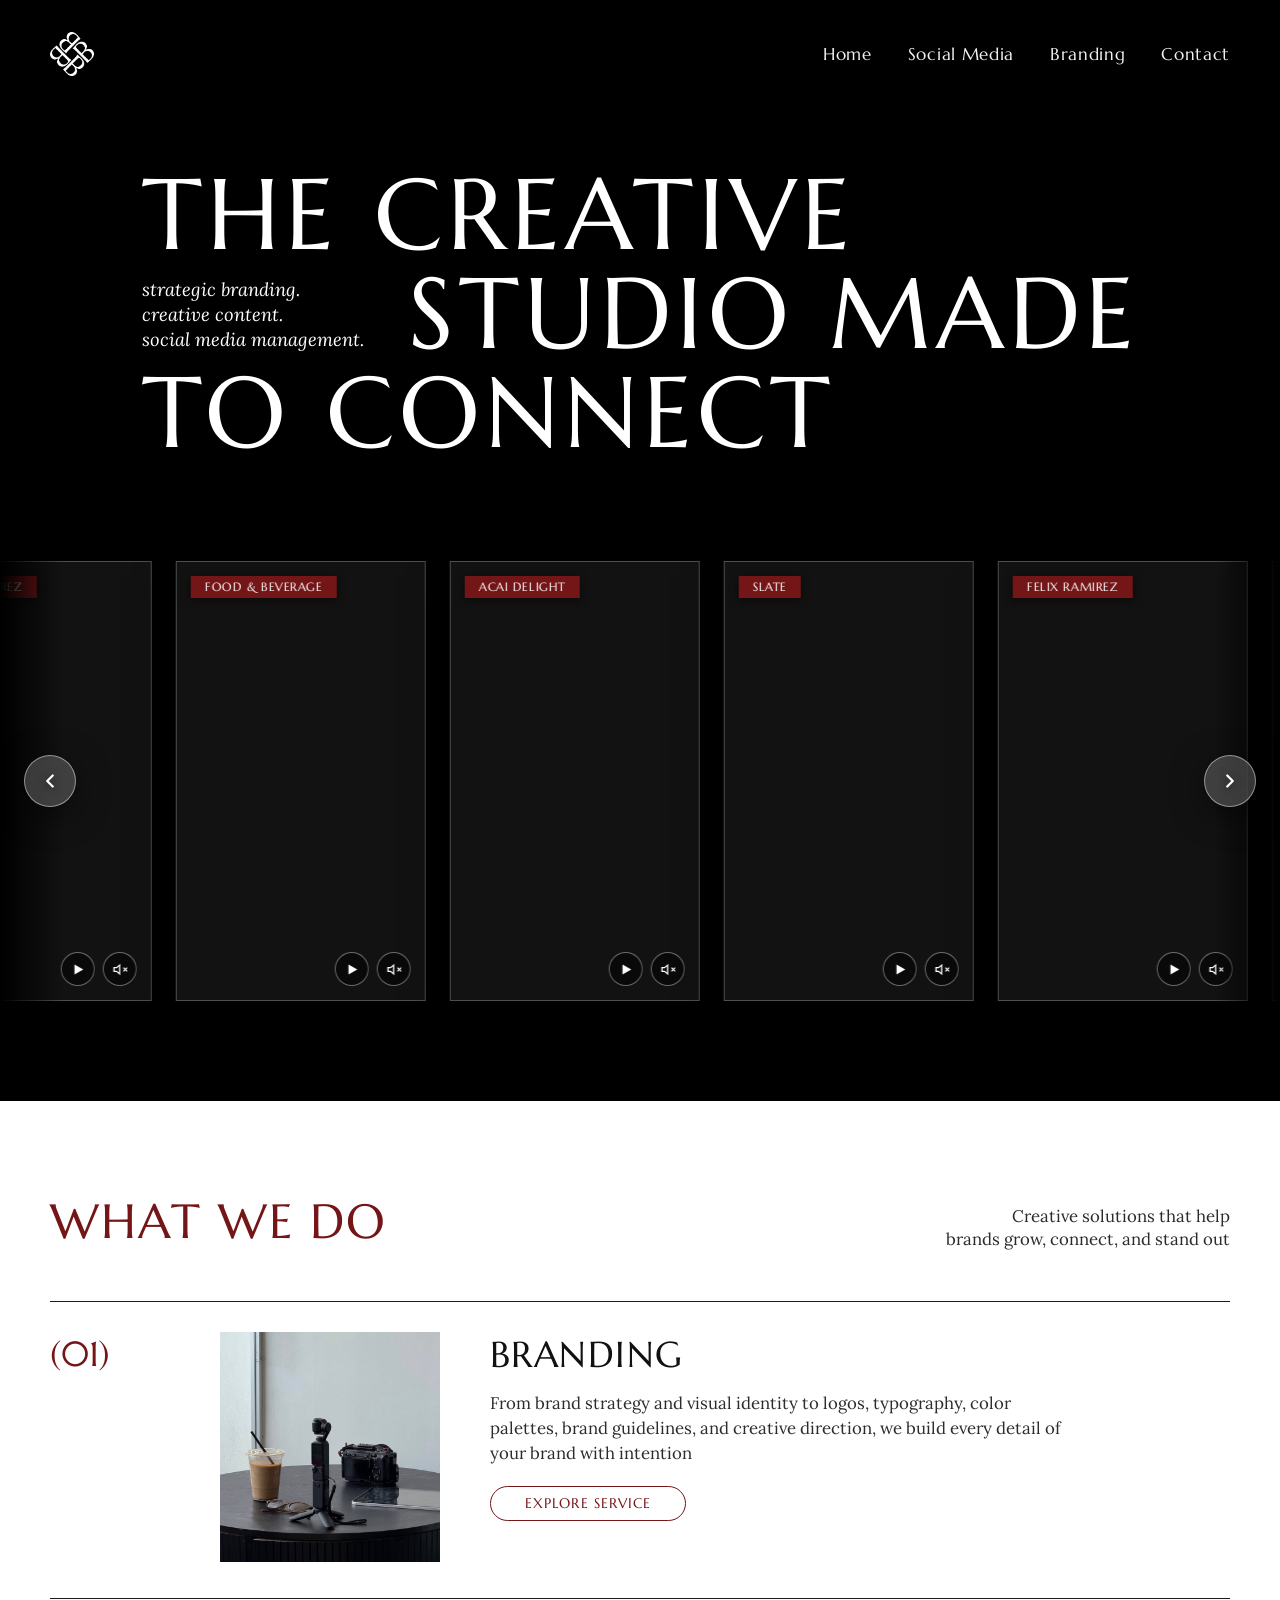
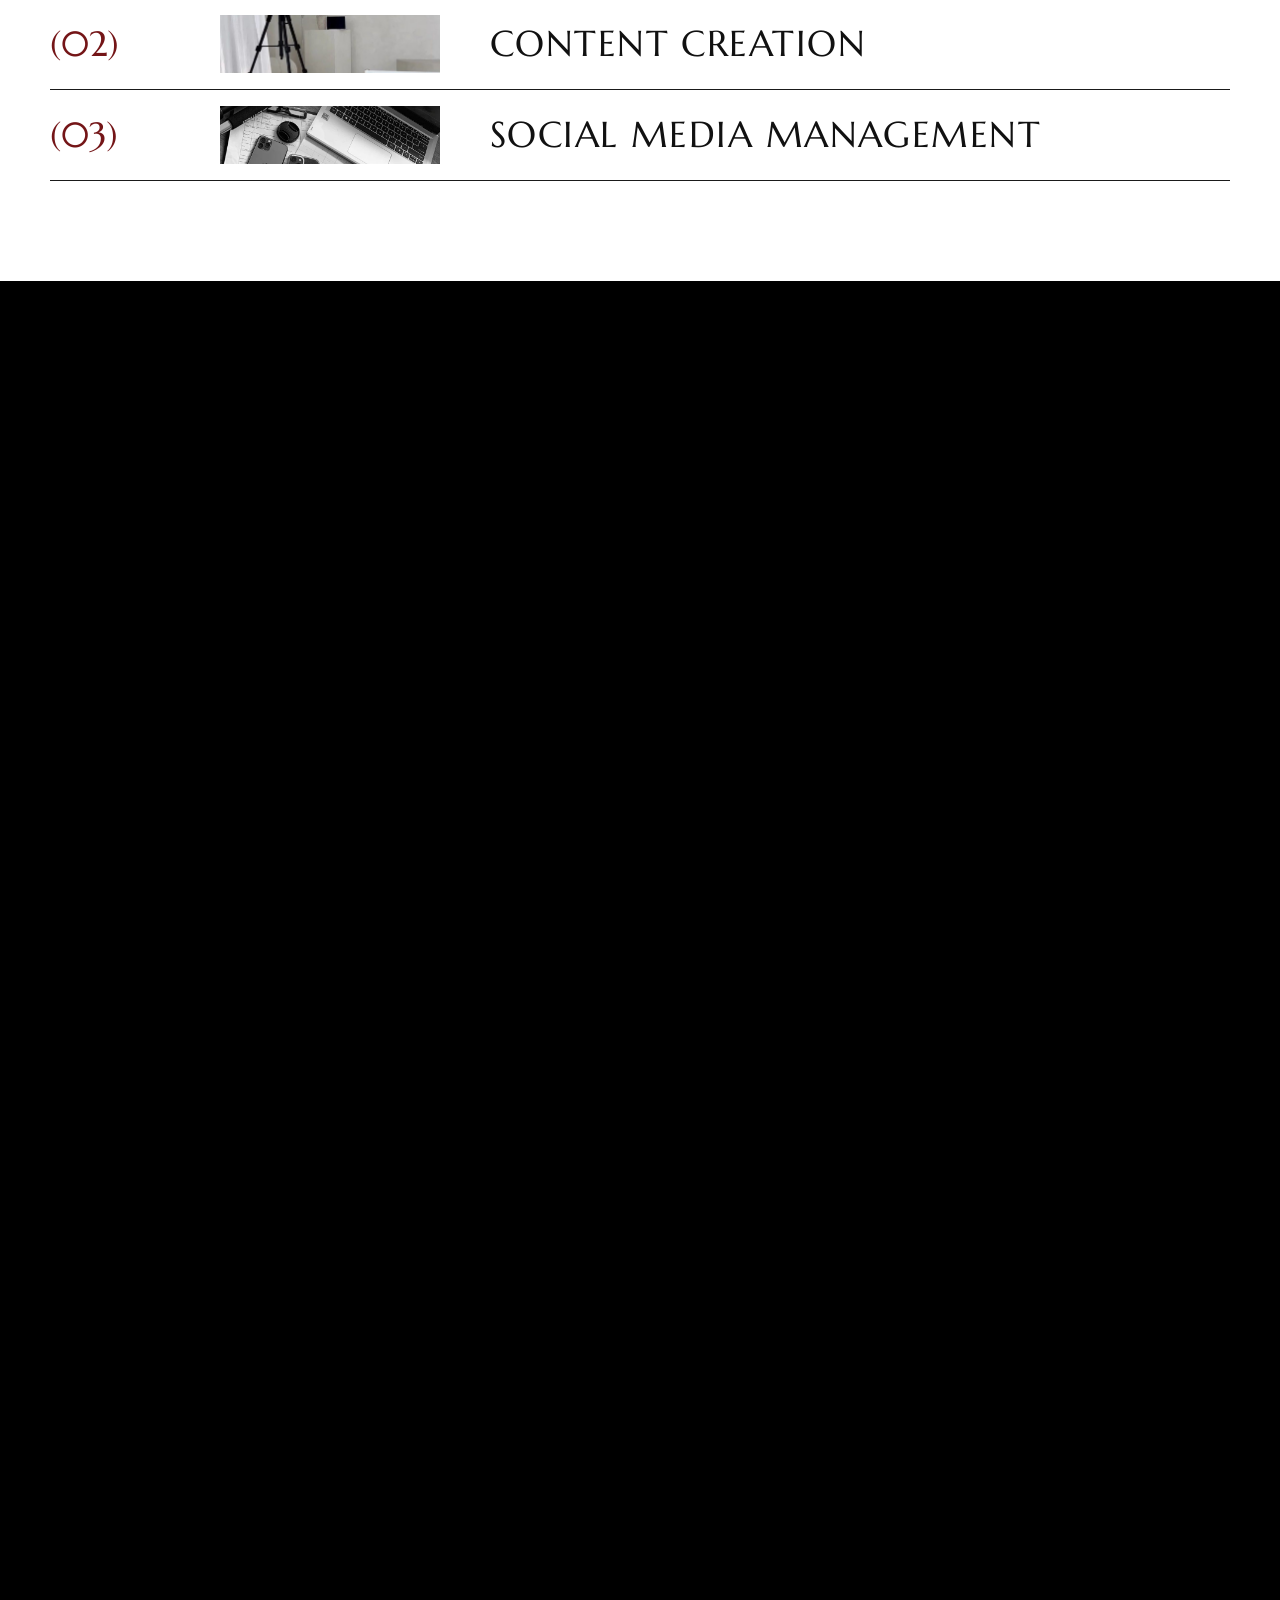
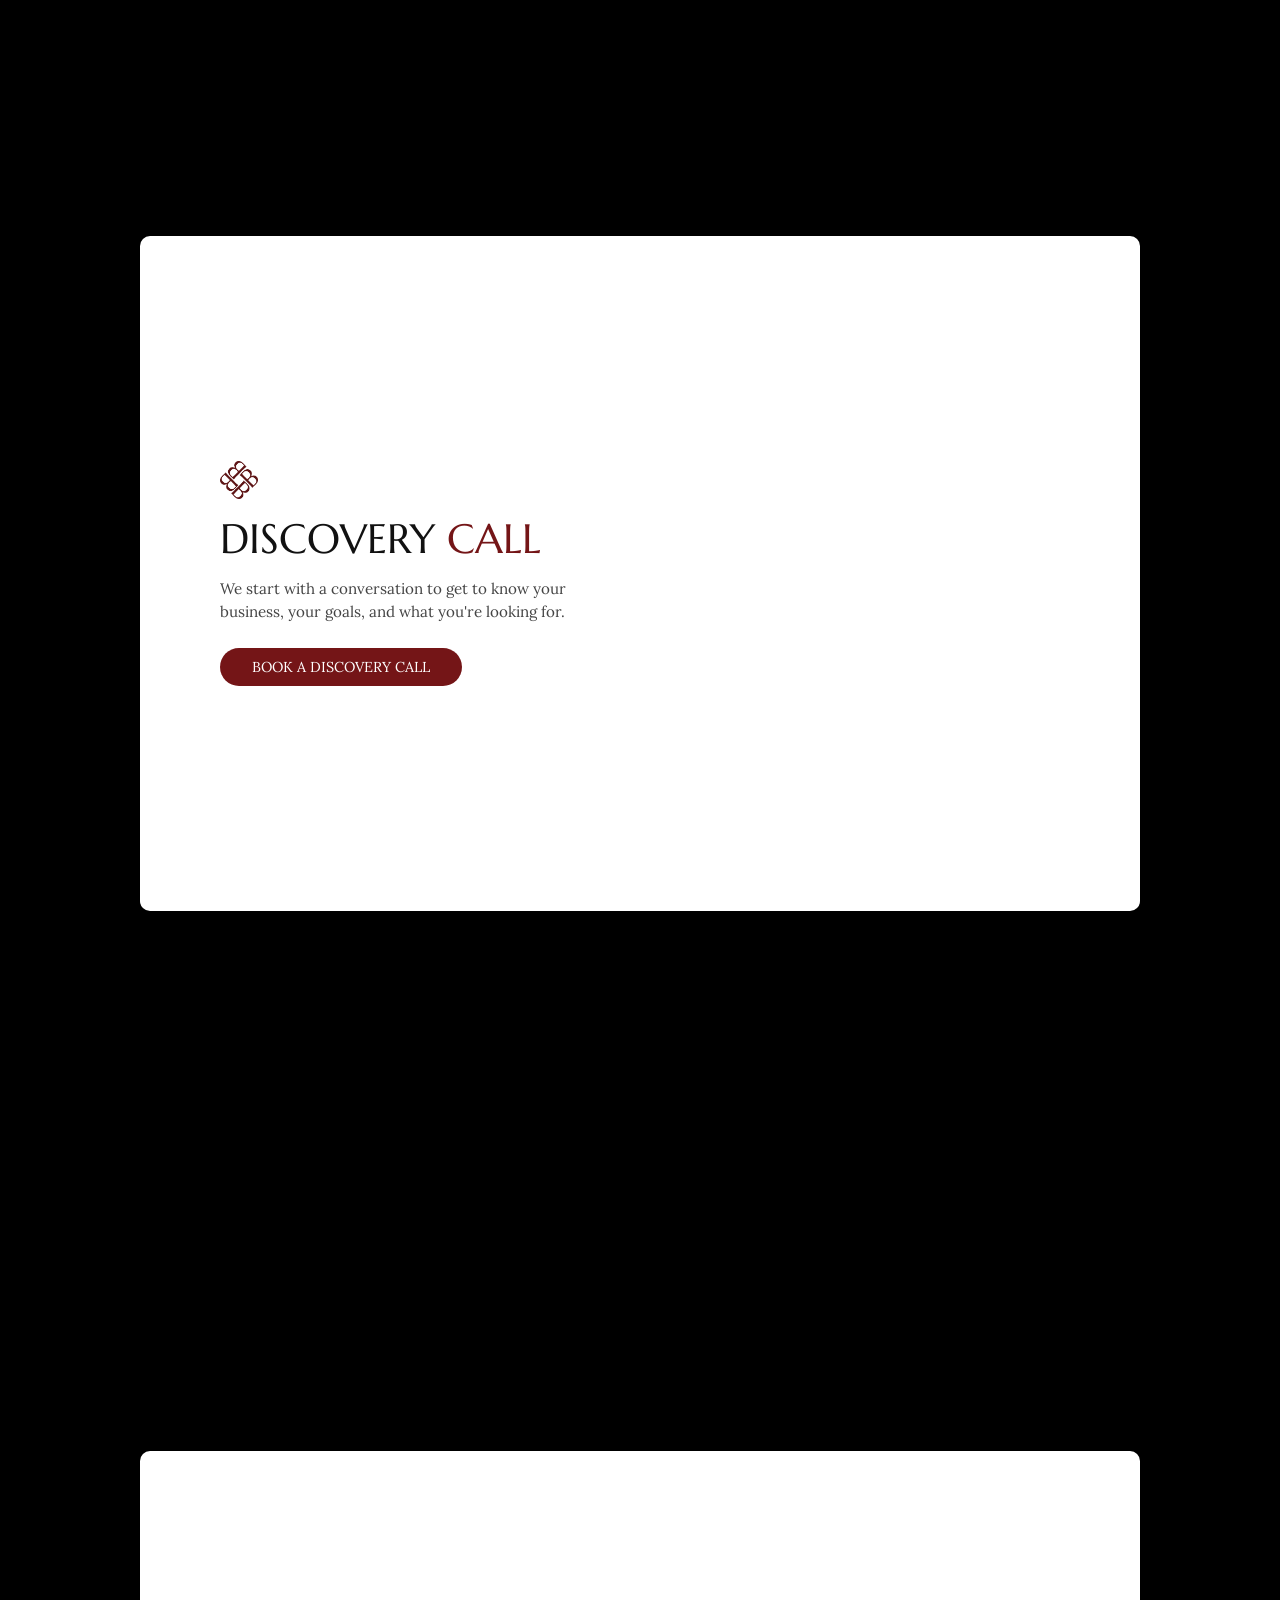
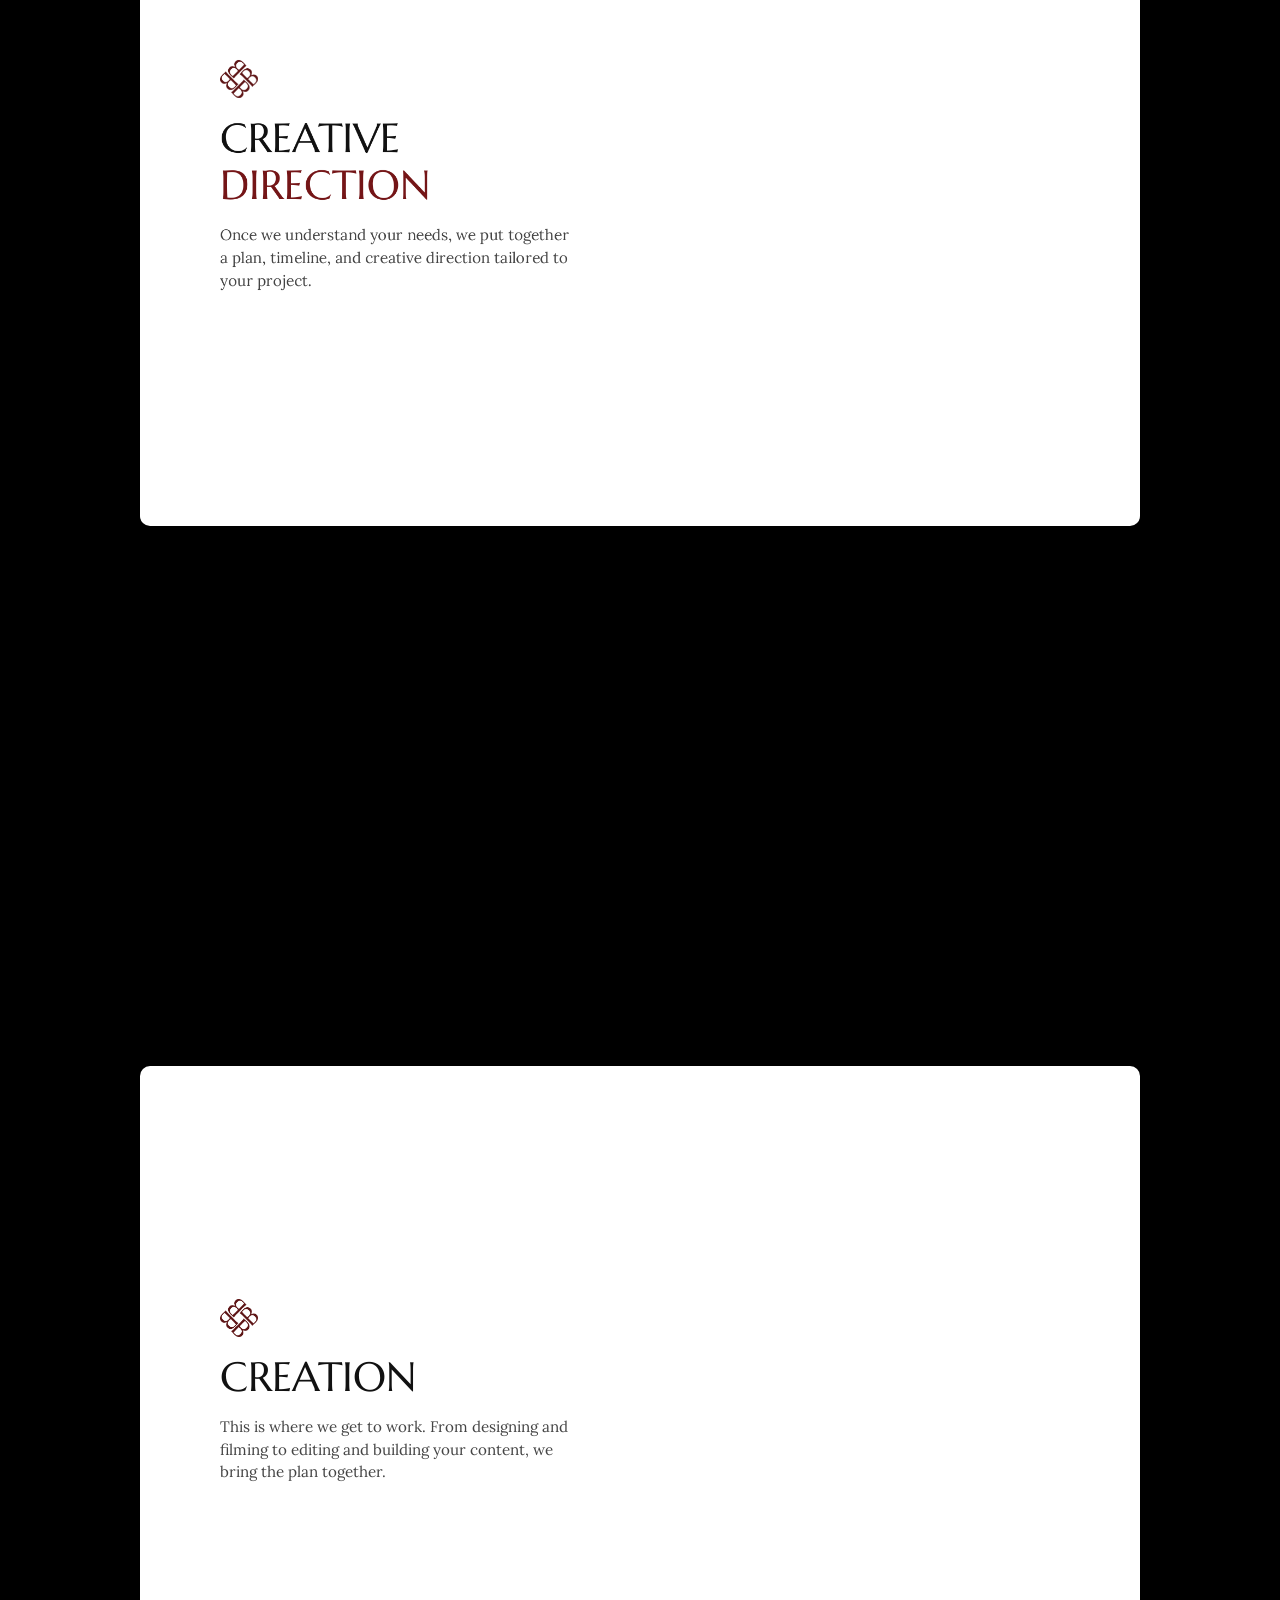
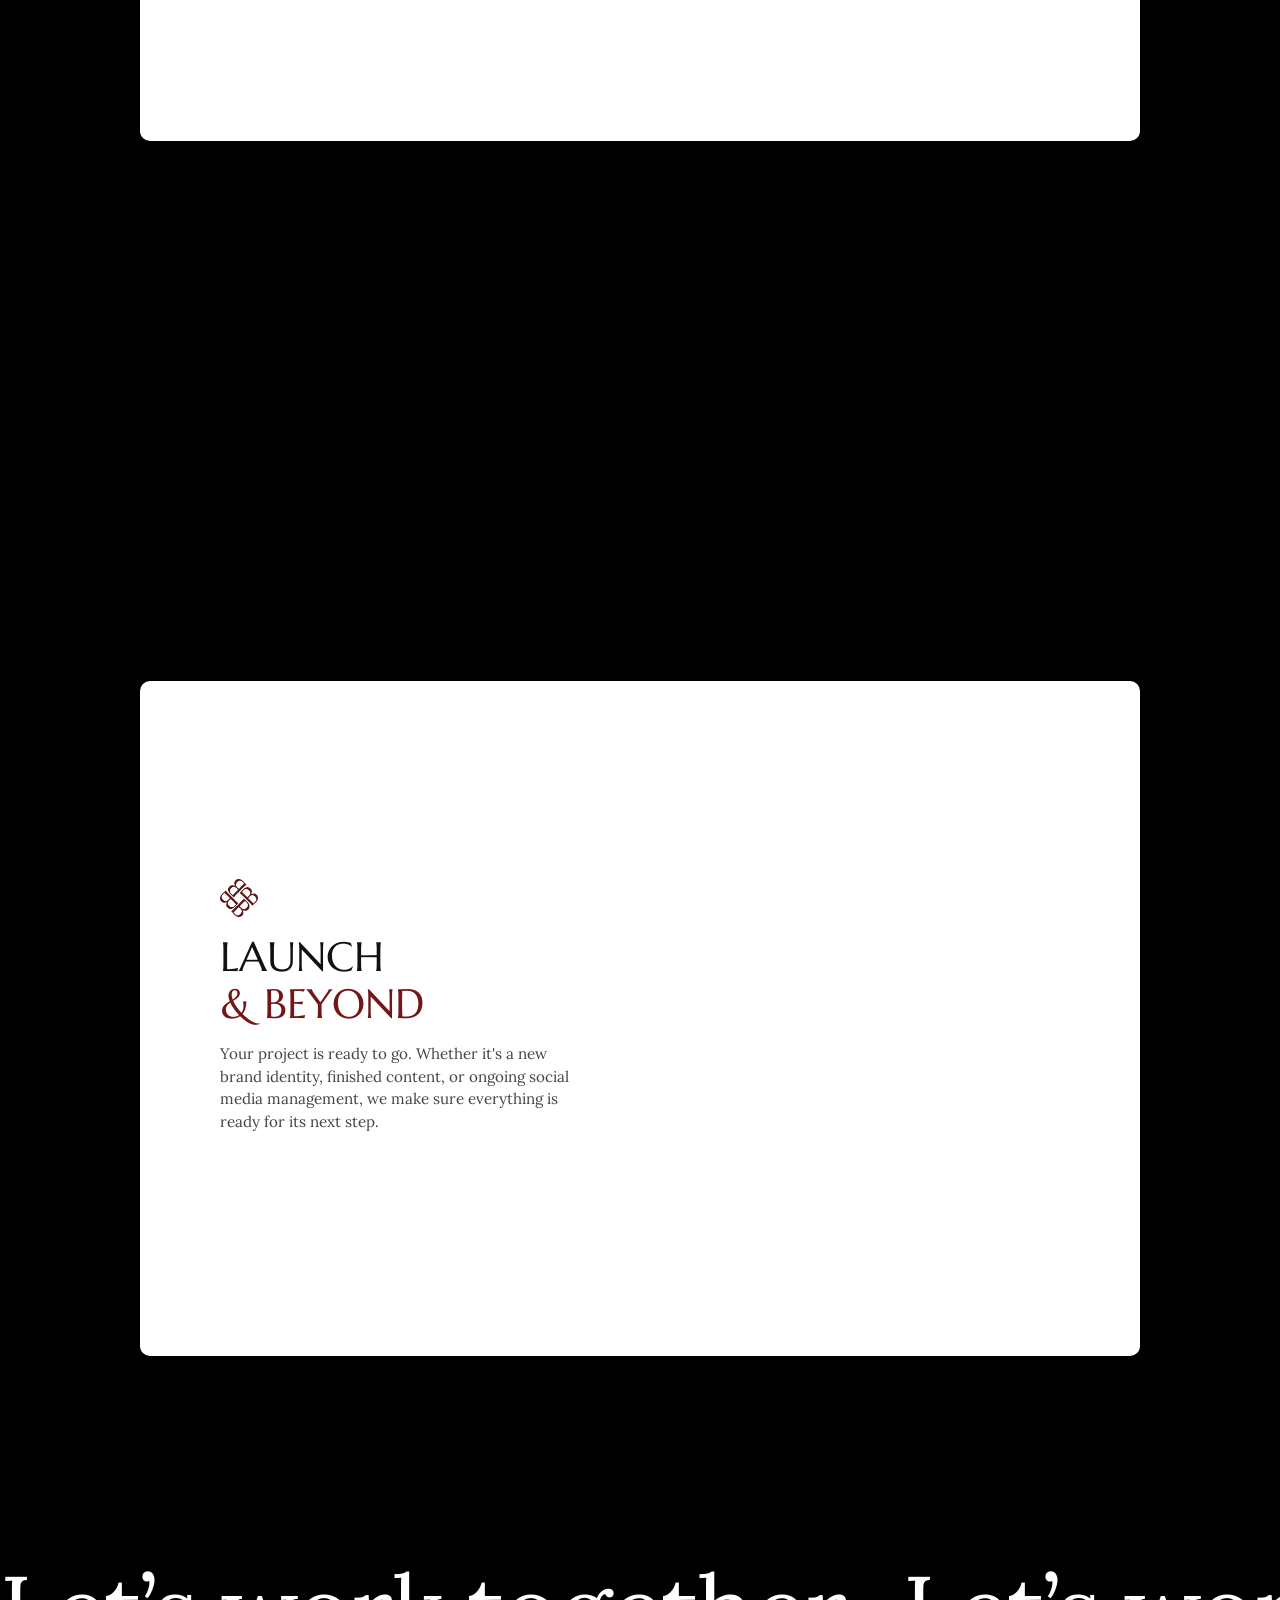
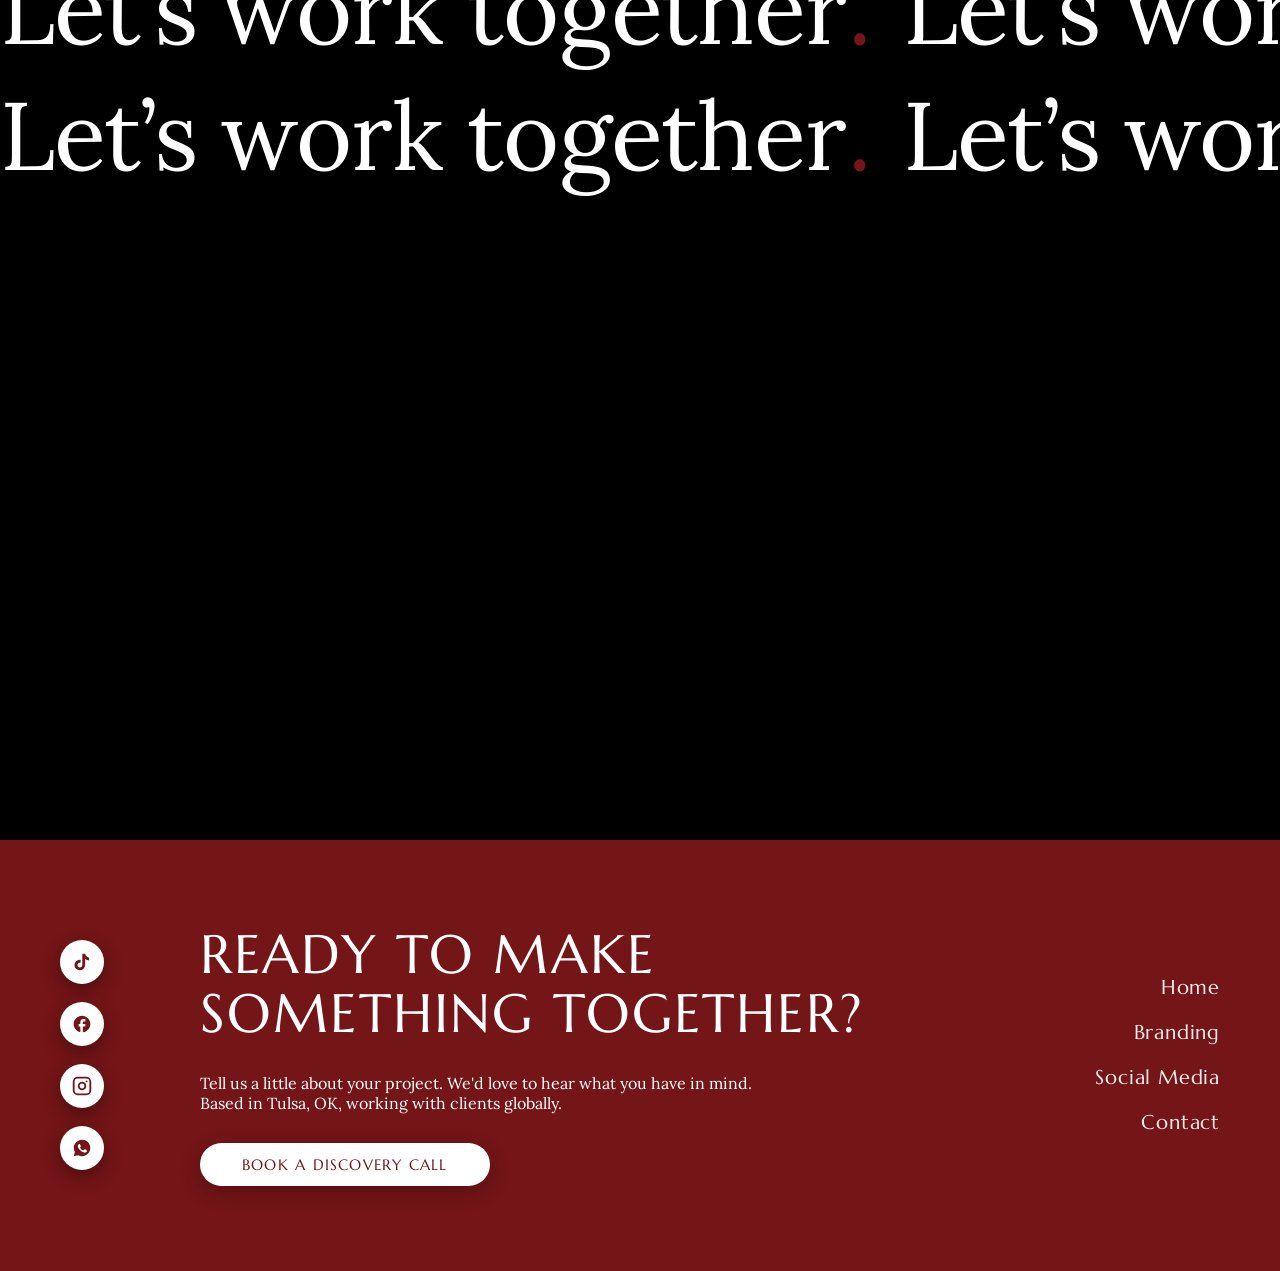
<file: index.html>
<!DOCTYPE html>
<html lang="es">
<head>
  <meta charset="UTF-8">
  <meta name="viewport" content="width=device-width, initial-scale=1.0">
  <title>Bitacora House</title>

  <!-- Google Fonts: Marcellus & Lora -->
  <link rel="preconnect" href="https://fonts.googleapis.com">
  <link rel="preconnect" href="https://fonts.gstatic.com" crossorigin>
  <link href="https://fonts.googleapis.com/css2?family=Lora:ital,wght@0,400;0,500;1,400;1,500&family=Marcellus&display=swap" rel="stylesheet">
  <link rel="preconnect" href="https://pub-6bf4c243ac1148e3a5c3381489ba08fd.r2.dev" crossorigin>
  <link rel="dns-prefetch" href="https://pub-6bf4c243ac1148e3a5c3381489ba08fd.r2.dev">
  <link rel="stylesheet" href="style.css">
</head>
<body>
  <!-- INICIO DEL LOADER -->
  <div id="contenedor-loader">
    <video class="video-loader" autoplay loop muted playsinline>
      <source src="1116.mp4" type="video/mp4">
    </video>
  </div>
  <!-- FIN DEL LOADER -->

  <!-- Cursor Personalizado: Círculo con Flecha -->
  <div class="custom-cursor" id="customCursor">
    <svg viewBox="0 0 24 24" fill="none" stroke="currentColor" stroke-width="2.2" stroke-linecap="round" stroke-linejoin="round">
      <line x1="7" y1="17" x2="17" y2="7"></line>
      <polyline points="7 7 17 7 17 17"></polyline>
    </svg>
  </div>

  <!-- Video de Fondo Nativo con Inercia por Scroll -->
  <video id="bgVideo" src="fondologob.mp4" autoplay loop muted playsinline preload="auto"></video>

  <!-- Navegación -->
  <header class="navbar">
    <a href="#" class="brand-logo" aria-label="Home">
      <img src="BHLOGO.png" alt="Símbolo de marca" class="brand-logo-img">
    </a>

    <nav class="nav-links">
      <a href="index.html" class="nav-link">Home</a>
      <a href="Social-Media" class="nav-link">Social Media</a>
      <a href="Branding" class="nav-link">Branding</a>
      <a href="Contact" class="nav-link">Contact</a>
    </nav>
  </header>

  <!-- HERO SECTION -->
  <section class="hero-section" id="home">
    <div class="hero-text-block" id="heroTextBlock">
      <div class="hero-row top-row">
        <h1 class="headline-part">THE CREATIVE</h1>
      </div>

      <div class="hero-row middle-row">
        <p class="tagline">strategic branding.<br>
          creative content.<br>
          social media management.
        </p>
        <h1 class="headline-part agency-title">STUDIO MADE</h1>
      </div>

      <div class="hero-row bottom-row">
        <h1 class="headline-part">TO CONNECT</h1>
      </div>
    </div>
  </section>

  <!-- CARRUSEL DE REELS CON CONTROLES (11 VIDEOS ÚNICOS) -->
  <section class="carousel-section">
    <div class="carousel-nav-wrapper">
      <button class="glass-btn" id="prevBtn" aria-label="Reel anterior">
        <svg viewBox="0 0 24 24" fill="none" stroke="currentColor" stroke-width="2.5" stroke-linecap="round" stroke-linejoin="round">
          <polyline points="15 18 9 12 15 6"></polyline>
        </svg>
      </button>

      <div class="carousel-viewport" id="carouselViewport">
        <div class="carousel-track" id="carouselTrack">
          <!-- Reel 1 -->
          <article class="reel-card">
            <a href="Felix"><div class="reel-badge">FELIX RAMIREZ</div></a>
            <div class="reel-controls">
              <button class="reel-ctrl-btn btn-play" aria-label="Reproducir desde el inicio">
                <svg class="icon-play" viewBox="0 0 24 24" fill="currentColor"><polygon points="6 4 20 12 6 20 6 4"></polygon></svg>
                <svg class="icon-pause" viewBox="0 0 24 24" fill="currentColor"><rect x="6" y="4" width="4" height="16"></rect><rect x="14" y="4" width="4" height="16"></rect></svg>
              </button>
              <button class="reel-ctrl-btn btn-mute" aria-label="Mutear o desmutear">
                <svg class="icon-unmuted" viewBox="0 0 24 24" fill="none" stroke="currentColor" stroke-width="2"><polygon points="11 5 6 9 2 9 2 15 6 15 11 19 11 5"></polygon><path d="M19.07 4.93a10 10 0 0 1 0 14.14M15.54 8.46a5 5 0 0 1 0 7.07"></path></svg>
                <svg class="icon-muted" viewBox="0 0 24 24" fill="none" stroke="currentColor" stroke-width="2"><polygon points="11 5 6 9 2 9 2 15 6 15 11 19 11 5"></polygon><line x1="23" y1="9" x2="17" y2="15"></line><line x1="17" y1="9" x2="23" y2="15"></line></svg>
              </button>
            </div>
            <video class="reel-video" loop muted playsinline preload="none" src="https://pub-6bf4c243ac1148e3a5c3381489ba08fd.r2.dev/Reel%205%20Felix%20(2).mp4"></video>
          </article>

          <!-- Reel 2 -->
          <article class="reel-card">
            <a href="Social-Media"><div class="reel-badge">FOOD &amp; BEVERAGE</div></a>
            <div class="reel-controls">
              <button class="reel-ctrl-btn btn-play" aria-label="Reproducir desde el inicio">
                <svg class="icon-play" viewBox="0 0 24 24" fill="currentColor"><polygon points="6 4 20 12 6 20 6 4"></polygon></svg>
                <svg class="icon-pause" viewBox="0 0 24 24" fill="currentColor"><rect x="6" y="4" width="4" height="16"></rect><rect x="14" y="4" width="4" height="16"></rect></svg>
              </button>
              <button class="reel-ctrl-btn btn-mute" aria-label="Mutear o desmutear">
                <svg class="icon-unmuted" viewBox="0 0 24 24" fill="none" stroke="currentColor" stroke-width="2"><polygon points="11 5 6 9 2 9 2 15 6 15 11 19 11 5"></polygon><path d="M19.07 4.93a10 10 0 0 1 0 14.14M15.54 8.46a5 5 0 0 1 0 7.07"></path></svg>
                <svg class="icon-muted" viewBox="0 0 24 24" fill="none" stroke="currentColor" stroke-width="2"><polygon points="11 5 6 9 2 9 2 15 6 15 11 19 11 5"></polygon><line x1="23" y1="9" x2="17" y2="15"></line><line x1="17" y1="9" x2="23" y2="15"></line></svg>
              </button>
            </div>
            <video class="reel-video" loop muted playsinline preload="none" src="https://pub-6bf4c243ac1148e3a5c3381489ba08fd.r2.dev/Meaning%20Of%20Parea.mp4"></video>
          </article>

          <!-- Reel 3 -->
          <article class="reel-card">
            <a href="Acai"><div class="reel-badge">ACAI DELIGHT</div></a>
            <div class="reel-controls">
              <button class="reel-ctrl-btn btn-play" aria-label="Reproducir desde el inicio">
                <svg class="icon-play" viewBox="0 0 24 24" fill="currentColor"><polygon points="6 4 20 12 6 20 6 4"></polygon></svg>
                <svg class="icon-pause" viewBox="0 0 24 24" fill="currentColor"><rect x="6" y="4" width="4" height="16"></rect><rect x="14" y="4" width="4" height="16"></rect></svg>
              </button>
              <button class="reel-ctrl-btn btn-mute" aria-label="Mutear o desmutear">
                <svg class="icon-unmuted" viewBox="0 0 24 24" fill="none" stroke="currentColor" stroke-width="2"><polygon points="11 5 6 9 2 9 2 15 6 15 11 19 11 5"></polygon><path d="M19.07 4.93a10 10 0 0 1 0 14.14M15.54 8.46a5 5 0 0 1 0 7.07"></path></svg>
                <svg class="icon-muted" viewBox="0 0 24 24" fill="none" stroke="currentColor" stroke-width="2"><polygon points="11 5 6 9 2 9 2 15 6 15 11 19 11 5"></polygon><line x1="23" y1="9" x2="17" y2="15"></line><line x1="17" y1="9" x2="23" y2="15"></line></svg>
              </button>
            </div>
            <video class="reel-video" loop muted playsinline preload="none" src="https://pub-6bf4c243ac1148e3a5c3381489ba08fd.r2.dev/Mel%20%26%20Amor%20(1).mp4"></video>
          </article>

          <!-- Reel 4 -->
          <article class="reel-card">
            <a href="Slate"><div class="reel-badge">SLATE</div></a>
            <div class="reel-controls">
              <button class="reel-ctrl-btn btn-play" aria-label="Reproducir desde el inicio">
                <svg class="icon-play" viewBox="0 0 24 24" fill="currentColor"><polygon points="6 4 20 12 6 20 6 4"></polygon></svg>
                <svg class="icon-pause" viewBox="0 0 24 24" fill="currentColor"><rect x="6" y="4" width="4" height="16"></rect><rect x="14" y="4" width="4" height="16"></rect></svg>
              </button>
              <button class="reel-ctrl-btn btn-mute" aria-label="Mutear o desmutear">
                <svg class="icon-unmuted" viewBox="0 0 24 24" fill="none" stroke="currentColor" stroke-width="2"><polygon points="11 5 6 9 2 9 2 15 6 15 11 19 11 5"></polygon><path d="M19.07 4.93a10 10 0 0 1 0 14.14M15.54 8.46a5 5 0 0 1 0 7.07"></path></svg>
                <svg class="icon-muted" viewBox="0 0 24 24" fill="none" stroke="currentColor" stroke-width="2"><polygon points="11 5 6 9 2 9 2 15 6 15 11 19 11 5"></polygon><line x1="23" y1="9" x2="17" y2="15"></line><line x1="17" y1="9" x2="23" y2="15"></line></svg>
              </button>
            </div>
            <video class="reel-video" loop muted playsinline preload="none" src="https://pub-6bf4c243ac1148e3a5c3381489ba08fd.r2.dev/Sinus%20Relief%20Facial%20Ad%20V5.mp4"></video>
          </article>

          <!-- Reel 5 -->
          <article class="reel-card">
            <a href="Felix"><div class="reel-badge">FELIX RAMIREZ</div></a>
            <div class="reel-controls">
              <button class="reel-ctrl-btn btn-play" aria-label="Reproducir desde el inicio">
                <svg class="icon-play" viewBox="0 0 24 24" fill="currentColor"><polygon points="6 4 20 12 6 20 6 4"></polygon></svg>
                <svg class="icon-pause" viewBox="0 0 24 24" fill="currentColor"><rect x="6" y="4" width="4" height="16"></rect><rect x="14" y="4" width="4" height="16"></rect></svg>
              </button>
              <button class="reel-ctrl-btn btn-mute" aria-label="Mutear o desmutear">
                <svg class="icon-unmuted" viewBox="0 0 24 24" fill="none" stroke="currentColor" stroke-width="2"><polygon points="11 5 6 9 2 9 2 15 6 15 11 19 11 5"></polygon><path d="M19.07 4.93a10 10 0 0 1 0 14.14M15.54 8.46a5 5 0 0 1 0 7.07"></path></svg>
                <svg class="icon-muted" viewBox="0 0 24 24" fill="none" stroke="currentColor" stroke-width="2"><polygon points="11 5 6 9 2 9 2 15 6 15 11 19 11 5"></polygon><line x1="23" y1="9" x2="17" y2="15"></line><line x1="17" y1="9" x2="23" y2="15"></line></svg>
              </button>
            </div>
            <video class="reel-video" loop muted playsinline preload="none" src="https://pub-6bf4c243ac1148e3a5c3381489ba08fd.r2.dev/Reel%20Felix%201%20%20Cta.mp4"></video>
          </article>

          <!-- Reel 6 -->
          <article class="reel-card">
            <a href="Social-Media"><div class="reel-badge">HAULING SERVICES</div></a>
            <div class="reel-controls">
              <button class="reel-ctrl-btn btn-play" aria-label="Reproducir desde el inicio">
                <svg class="icon-play" viewBox="0 0 24 24" fill="currentColor"><polygon points="6 4 20 12 6 20 6 4"></polygon></svg>
                <svg class="icon-pause" viewBox="0 0 24 24" fill="currentColor"><rect x="6" y="4" width="4" height="16"></rect><rect x="14" y="4" width="4" height="16"></rect></svg>
              </button>
              <button class="reel-ctrl-btn btn-mute" aria-label="Mutear o desmutear">
                <svg class="icon-unmuted" viewBox="0 0 24 24" fill="none" stroke="currentColor" stroke-width="2"><polygon points="11 5 6 9 2 9 2 15 6 15 11 19 11 5"></polygon><path d="M19.07 4.93a10 10 0 0 1 0 14.14M15.54 8.46a5 5 0 0 1 0 7.07"></path></svg>
                <svg class="icon-muted" viewBox="0 0 24 24" fill="none" stroke="currentColor" stroke-width="2"><polygon points="11 5 6 9 2 9 2 15 6 15 11 19 11 5"></polygon><line x1="23" y1="9" x2="17" y2="15"></line><line x1="17" y1="9" x2="23" y2="15"></line></svg>
              </button>
            </div>
            <video class="reel-video" loop muted playsinline preload="none" src="https://pub-6bf4c243ac1148e3a5c3381489ba08fd.r2.dev/Reel%202.mp4"></video>
          </article>

          <!-- Reel 7 -->
          <article class="reel-card">
            <a href="Slate"><div class="reel-badge">SLATE</div></a>
            <div class="reel-controls">
              <button class="reel-ctrl-btn btn-play" aria-label="Reproducir desde el inicio">
                <svg class="icon-play" viewBox="0 0 24 24" fill="currentColor"><polygon points="6 4 20 12 6 20 6 4"></polygon></svg>
                <svg class="icon-pause" viewBox="0 0 24 24" fill="currentColor"><rect x="6" y="4" width="4" height="16"></rect><rect x="14" y="4" width="4" height="16"></rect></svg>
              </button>
              <button class="reel-ctrl-btn btn-mute" aria-label="Mutear o desmutear">
                <svg class="icon-unmuted" viewBox="0 0 24 24" fill="none" stroke="currentColor" stroke-width="2"><polygon points="11 5 6 9 2 9 2 15 6 15 11 19 11 5"></polygon><path d="M19.07 4.93a10 10 0 0 1 0 14.14M15.54 8.46a5 5 0 0 1 0 7.07"></path></svg>
                <svg class="icon-muted" viewBox="0 0 24 24" fill="none" stroke="currentColor" stroke-width="2"><polygon points="11 5 6 9 2 9 2 15 6 15 11 19 11 5"></polygon><line x1="23" y1="9" x2="17" y2="15"></line><line x1="17" y1="9" x2="23" y2="15"></line></svg>
              </button>
            </div>
            <video class="reel-video" loop muted playsinline preload="none" src="https://pub-6bf4c243ac1148e3a5c3381489ba08fd.r2.dev/You%20Skin%20Is%20Begging%20You%20For%20This.mp4"></video>
          </article>

          <!-- Reel 8 -->
          <article class="reel-card">
            <a href="Social-Media"><div class="reel-badge">HAULING SERVICES</div></a>
            <div class="reel-controls">
              <button class="reel-ctrl-btn btn-play" aria-label="Reproducir desde el inicio">
                <svg class="icon-play" viewBox="0 0 24 24" fill="currentColor"><polygon points="6 4 20 12 6 20 6 4"></polygon></svg>
                <svg class="icon-pause" viewBox="0 0 24 24" fill="currentColor"><rect x="6" y="4" width="4" height="16"></rect><rect x="14" y="4" width="4" height="16"></rect></svg>
              </button>
              <button class="reel-ctrl-btn btn-mute" aria-label="Mutear o desmutear">
                <svg class="icon-unmuted" viewBox="0 0 24 24" fill="none" stroke="currentColor" stroke-width="2"><polygon points="11 5 6 9 2 9 2 15 6 15 11 19 11 5"></polygon><path d="M19.07 4.93a10 10 0 0 1 0 14.14M15.54 8.46a5 5 0 0 1 0 7.07"></path></svg>
                <svg class="icon-muted" viewBox="0 0 24 24" fill="none" stroke="currentColor" stroke-width="2"><polygon points="11 5 6 9 2 9 2 15 6 15 11 19 11 5"></polygon><line x1="23" y1="9" x2="17" y2="15"></line><line x1="17" y1="9" x2="23" y2="15"></line></svg>
              </button>
            </div>
            <video class="reel-video" loop muted playsinline preload="none" src="https://pub-6bf4c243ac1148e3a5c3381489ba08fd.r2.dev/Reel%205.mp4"></video>
          </article>

          <!-- Reel 9 -->
          <article class="reel-card">
            <a href="Social-Media"><div class="reel-badge">FOOD &amp; BEVERAGE</div></a>
            <div class="reel-controls">
              <button class="reel-ctrl-btn btn-play" aria-label="Reproducir desde el inicio">
                <svg class="icon-play" viewBox="0 0 24 24" fill="currentColor"><polygon points="6 4 20 12 6 20 6 4"></polygon></svg>
                <svg class="icon-pause" viewBox="0 0 24 24" fill="currentColor"><rect x="6" y="4" width="4" height="16"></rect><rect x="14" y="4" width="4" height="16"></rect></svg>
              </button>
              <button class="reel-ctrl-btn btn-mute" aria-label="Mutear o desmutear">
                <svg class="icon-unmuted" viewBox="0 0 24 24" fill="none" stroke="currentColor" stroke-width="2"><polygon points="11 5 6 9 2 9 2 15 6 15 11 19 11 5"></polygon><path d="M19.07 4.93a10 10 0 0 1 0 14.14M15.54 8.46a5 5 0 0 1 0 7.07"></path></svg>
                <svg class="icon-muted" viewBox="0 0 24 24" fill="none" stroke="currentColor" stroke-width="2"><polygon points="11 5 6 9 2 9 2 15 6 15 11 19 11 5"></polygon><line x1="23" y1="9" x2="17" y2="15"></line><line x1="17" y1="9" x2="23" y2="15"></line></svg>
              </button>
            </div>
            <video class="reel-video" loop muted playsinline preload="none" src="https://pub-6bf4c243ac1148e3a5c3381489ba08fd.r2.dev/Reel%202%20-%20Hawaiian%20Fajitas.mp4"></video>
          </article>

          <!-- Reel 10 -->
          <article class="reel-card">
            <a href="Acai"><div class="reel-badge">ACAI DELIGHT</div></a>
            <div class="reel-controls">
              <button class="reel-ctrl-btn btn-play" aria-label="Reproducir desde el inicio">
                <svg class="icon-play" viewBox="0 0 24 24" fill="currentColor"><polygon points="6 4 20 12 6 20 6 4"></polygon></svg>
                <svg class="icon-pause" viewBox="0 0 24 24" fill="currentColor"><rect x="6" y="4" width="4" height="16"></rect><rect x="14" y="4" width="4" height="16"></rect></svg>
              </button>
              <button class="reel-ctrl-btn btn-mute" aria-label="Mutear o desmutear">
                <svg class="icon-unmuted" viewBox="0 0 24 24" fill="none" stroke="currentColor" stroke-width="2"><polygon points="11 5 6 9 2 9 2 15 6 15 11 19 11 5"></polygon><path d="M19.07 4.93a10 10 0 0 1 0 14.14M15.54 8.46a5 5 0 0 1 0 7.07"></path></svg>
                <svg class="icon-muted" viewBox="0 0 24 24" fill="none" stroke="currentColor" stroke-width="2"><polygon points="11 5 6 9 2 9 2 15 6 15 11 19 11 5"></polygon><line x1="23" y1="9" x2="17" y2="15"></line><line x1="17" y1="9" x2="23" y2="15"></line></svg>
              </button>
            </div>
            <video class="reel-video" loop muted playsinline preload="none" src="https://pub-6bf4c243ac1148e3a5c3381489ba08fd.r2.dev/Ocean%20Brreze%20Base.mp4"></video>
          </article>

          <!-- Reel 11 -->
          <article class="reel-card">
            <a href="Social-Media"><div class="reel-badge">HOME ORGANIZATION</div></a>
            <div class="reel-controls">
              <button class="reel-ctrl-btn btn-play" aria-label="Reproducir desde el inicio">
                <svg class="icon-play" viewBox="0 0 24 24" fill="currentColor"><polygon points="6 4 20 12 6 20 6 4"></polygon></svg>
                <svg class="icon-pause" viewBox="0 0 24 24" fill="currentColor"><rect x="6" y="4" width="4" height="16"></rect><rect x="14" y="4" width="4" height="16"></rect></svg>
              </button>
              <button class="reel-ctrl-btn btn-mute" aria-label="Mutear o desmutear">
                <svg class="icon-unmuted" viewBox="0 0 24 24" fill="none" stroke="currentColor" stroke-width="2"><polygon points="11 5 6 9 2 9 2 15 6 15 11 19 11 5"></polygon><path d="M19.07 4.93a10 10 0 0 1 0 14.14M15.54 8.46a5 5 0 0 1 0 7.07"></path></svg>
                <svg class="icon-muted" viewBox="0 0 24 24" fill="none" stroke="currentColor" stroke-width="2"><polygon points="11 5 6 9 2 9 2 15 6 15 11 19 11 5"></polygon><line x1="23" y1="9" x2="17" y2="15"></line><line x1="17" y1="9" x2="23" y2="15"></line></svg>
              </button>
            </div>
            <video class="reel-video" loop muted playsinline preload="none" src="https://pub-6bf4c243ac1148e3a5c3381489ba08fd.r2.dev/Reel%20Spaceset%20-3%20Signs%20You%20Home%20V3.mp4"></video>
          </article>
        </div>
      </div>

      <button class="glass-btn" id="nextBtn" aria-label="Reel siguiente">
        <svg viewBox="0 0 24 24" fill="none" stroke="currentColor" stroke-width="2.5" stroke-linecap="round" stroke-linejoin="round">
          <polyline points="9 18 15 12 9 6"></polyline>
        </svg>
      </button>
    </div>
  </section>

  <!-- BANNER 1: SERVICIOS (FONDO BLANCO SÓLIDO) -->
  <section class="services-section" id="services">
    <div class="services-container">
      <header class="services-header">
        <h2 class="services-title">WHAT WE DO</h2>
        <p class="services-subtitle">Creative solutions that help <br> brands grow, connect, and stand out</p>
      </header>

      <div class="accordion-list">
        <article class="accordion-item active" data-index="01">
          <div class="accordion-trigger">
            <span class="item-number">(01)</span>
            <div class="item-preview">
              <img src="2.jpg" loading="lazy" alt="Brands visual" class="item-img">
            </div>
            <div class="item-content-wrap">
              <h3 class="item-title">BRANDING</h3>
              <div class="item-details">
                <p class="item-description">
                  From brand strategy and visual identity to logos, typography, color palettes, brand guidelines, and creative direction, we build every detail of your brand with intention
                </p>
                <a href="Branding" class="btn-pill">EXPLORE SERVICE</a>
              </div>
            </div>
          </div>
        </article>

        <article class="accordion-item" data-index="02">
          <div class="accordion-trigger">
            <span class="item-number">(02)</span>
            <div class="item-preview">
              <img src="1.jpg" loading="lazy" alt="Content Creation visual" class="item-img">
            </div>
            <div class="item-content-wrap">
              <h3 class="item-title">CONTENT CREATION</h3>
              <div class="item-details">
                <p class="item-description">
                  From creative concepts and on-site production to professional photography, video editing, and social media content, we create visuals that capture your brand from every angle
                </p>
                <a href="Social-Media" class="btn-pill">EXPLORE SERVICE</a>
              </div>
            </div>
          </div>
        </article>

        <article class="accordion-item" data-index="05">
          <div class="accordion-trigger">
            <span class="item-number">(03)</span>
            <div class="item-preview">
              <img src="5.jpg" loading="lazy" alt="Social Media Management visual" class="item-img">
            </div>
            <div class="item-content-wrap">
              <h3 class="item-title">SOCIAL MEDIA MANAGEMENT</h3>
              <div class="item-details">
                <p class="item-description">
                  We handle the strategy, content planning, creation, and day-to-day management of your social media, keeping your brand consistent, active, and relevant
                </p>
                <a href="Social-Media" class="btn-pill">EXPLORE SERVICE</a>
              </div>
            </div>
          </div>
        </article>
      </div>
    </div>
  </section>

  <!-- BANNER 2: STATS / GRID -->
  <section class="stats-section" id="stats">
    <div class="stats-grid">
      <div class="stat-cell scroll-reveal">
        <p class="stat-intro-text">
          We shape how brands look, feel, and connect with their audience.
        </p>
      </div>

      <div class="stat-cell stat-with-accent scroll-reveal">
        <h3 class="stat-title">YOUR VISION, OUR CREATIVE PERSPECTIVE</h3>
        <p class="stat-sub">Every detail tells a part of your story</p>
      </div>

      <div class="stat-cell stat-with-accent scroll-reveal">
        <div class="stat-value-group">
          <span class="stat-number">20+</span>
          <span class="stat-label">CLIENTS</span>
        </div>
        <p class="stat-sub">Real strategy. Measurable progress</p>
      </div>

      <div class="stat-cell stat-with-accent scroll-reveal">
        <h3 class="stat-title">GOOD IDEAS DESERVE DIRECTION</h3>
        <p class="stat-sub">A thoughtful approach from concept to creation</p>
      </div>
    </div>
  </section>

  <!-- BANNER: BRANDS -->
  <section class="brands-section" id="brands">
    <div class="brands-container">
      <header class="brands-header scroll-reveal">
        <h2 class="brands-main-title">BRANDING</h2>
      </header>

      <div class="brands-grid">
        <!-- Item 1 (Izquierda) -->
        <a href="Branding#Bitacora" style="text-decoration: none; color: inherit;">
          <div class="brand-item scroll-reveal" data-cursor="hover">
            <div class="brand-image-wrapper">
              <img src="bitacora.png" loading="lazy" alt="Bitacora House" class="brand-img">
            </div>
            <div class="brand-footer">
              <span class="brand-name">BITACORA HOUSE</span>
              <span class="brand-arrow">
                <svg width="18" height="18" viewBox="0 0 24 24" fill="none" stroke="currentColor" stroke-width="2" stroke-linecap="round" stroke-linejoin="round">
                  <line x1="7" y1="17" x2="17" y2="7"></line>
                  <polyline points="7 7 17 7 17 17"></polyline>
                </svg>
              </span>
            </div>
          </div>
        </a>

        <!-- Item 2 (Centro) -->
        <a href="Branding#Harianna" style="text-decoration: none; color: inherit;">
          <div class="brand-item scroll-reveal" data-cursor="hover">
            <div class="brand-image-wrapper">
              <img src="2.png" loading="lazy" alt="Harianna" class="brand-img">
            </div>
            <div class="brand-footer">
              <span class="brand-name">HARIANNA</span>
              <span class="brand-arrow">
                <svg width="18" height="18" viewBox="0 0 24 24" fill="none" stroke="currentColor" stroke-width="2" stroke-linecap="round" stroke-linejoin="round">
                  <line x1="7" y1="17" x2="17" y2="7"></line>
                  <polyline points="7 7 17 7 17 17"></polyline>
                </svg>
              </span>
            </div>
          </div>
        </a>

        <!-- Item 3 (Derecha Grande / Hero) -->
        <a href="Branding#Spaceset" style="text-decoration: none; color: inherit;">
          <div class="brand-item brand-item-featured scroll-reveal" data-cursor="hover">
            <div class="brand-image-wrapper">
              <img src="1.png" loading="lazy" alt="Space Set" class="brand-img">
            </div>
            <div class="brand-footer">
              <span class="brand-name">SPACE SET</span>
              <span class="brand-arrow">
                <svg width="18" height="18" viewBox="0 0 24 24" fill="none" stroke="currentColor" stroke-width="2" stroke-linecap="round" stroke-linejoin="round">
                  <line x1="7" y1="17" x2="17" y2="7"></line>
                  <polyline points="7 7 17 7 17 17"></polyline>
                </svg>
              </span>
            </div>
          </div>
        </a>
      </div>
    </div>
  </section>

  <!-- BANNER: OUR PROCESS (STACKING CARDS) -->
  <header class="brands-header scroll-reveal">
    <h2 class="brands-main-title">OUR PROCESS</h2>
  </header>

  <section class="process-section" id="process">
    <div class="process-cards-container">
      <!-- Tarjeta 1 (IMÁGENES) -->
      <article class="process-card">
        <div class="pc-content">
          <img src="BH2LOGO.png" loading="lazy" alt="BH Logo" class="pc-logo">
          <h2 class="pc-title">DISCOVERY <span class="text-wine">CALL</span></h2>
          <p class="pc-desc">We start with a conversation to get to know your business, your goals, and what you're looking for.</p>
          <a href="https://wa.me/19188155447" class="pc-btn">BOOK A DISCOVERY CALL</a>
        </div>
        <div class="pc-video pc-vid-top scroll-reveal">
          <img src="agenda.jpg" loading="lazy" alt="Discovery Call 1" class="pc-media">
        </div>
        <div class="pc-video pc-vid-bottom scroll-reveal" style="transition-delay: 0.2s;">
          <img src="agenda2.jpg" loading="lazy" alt="Discovery Call 2" class="pc-media">
        </div>
      </article>

      <!-- Tarjeta 2 (IMÁGENES) -->
      <article class="process-card">
        <div class="pc-content">
          <img src="BH2LOGO.png" loading="lazy" alt="BH Logo" class="pc-logo">
          <h2 class="pc-title">CREATIVE <span class="text-wine">DIRECTION</span></h2>
          <p class="pc-desc">Once we understand your needs, we put together a plan, timeline, and creative direction tailored to your project.</p>
        </div>
        <div class="pc-video pc-vid-top scroll-reveal">
          <img src="creative.jpg" loading="lazy" alt="Creative Direction 1" class="pc-media">
        </div>
        <div class="pc-video pc-vid-bottom scroll-reveal" style="transition-delay: 0.2s;">
          <img src="creative2.jpg" loading="lazy" alt="Creative Direction 2" class="pc-media">
        </div>
      </article>

      <!-- Tarjeta 3 (VIDEOS) -->
      <article class="process-card">
        <div class="pc-content">
          <img src="BH2LOGO.png" loading="lazy" alt="BH Logo" class="pc-logo">
          <h2 class="pc-title">CREATION</h2>
          <p class="pc-desc">This is where we get to work. From designing and filming to editing and building your content, we bring the plan together.</p>
        </div>
        <div class="pc-video pc-vid-top scroll-reveal">
          <video src="https://pub-6bf4c243ac1148e3a5c3381489ba08fd.r2.dev/sam3.webm" autoplay loop muted playsinline preload="none" class="pc-media"></video>
        </div>
        <div class="pc-video pc-vid-bottom scroll-reveal" style="transition-delay: 0.2s;">
          <video src="https://pub-6bf4c243ac1148e3a5c3381489ba08fd.r2.dev/sam2.webm" autoplay loop muted playsinline preload="none" class="pc-media"></video>
        </div>
      </article>

      <!-- Tarjeta 4 (IMÁGENES) -->
      <article class="process-card">
        <div class="pc-content">
          <img src="BH2LOGO.png" loading="lazy" alt="BH Logo" class="pc-logo">
          <h2 class="pc-title">LAUNCH <span class="text-wine">&amp; BEYOND</span></h2>
          <p class="pc-desc">Your project is ready to go. Whether it's a new brand identity, finished content, or ongoing social media management, we make sure everything is ready for its next step.</p>
        </div>
        <div class="pc-video pc-vid-top scroll-reveal">
          <img src="post.jpg" loading="lazy" alt="Launch and Beyond 1" class="pc-media">
        </div>
        <div class="pc-video pc-vid-bottom scroll-reveal" style="transition-delay: 0.2s;">
          <img src="post2.jpg" loading="lazy" alt="Launch and Beyond 2" class="pc-media">
        </div>
      </article>
    </div>
  </section>

  <!-- BANNER: MARQUEE EN BUCLE -->
  <section class="marquee-section">
    <div class="marquee-track marquee-left">
      <div class="marquee-group">
        <span class="marquee-text">Let’s work together<span class="marquee-dot">.</span></span>
        <span class="marquee-text">Let’s work together<span class="marquee-dot">.</span></span>
        <span class="marquee-text">Let’s work together<span class="marquee-dot">.</span></span>
        <span class="marquee-text">Let’s work together<span class="marquee-dot">.</span></span>
      </div>
      <div class="marquee-group" aria-hidden="true">
        <span class="marquee-text">Let’s work together<span class="marquee-dot">.</span></span>
        <span class="marquee-text">Let’s work together<span class="marquee-dot">.</span></span>
        <span class="marquee-text">Let’s work together<span class="marquee-dot">.</span></span>
        <span class="marquee-text">Let’s work together<span class="marquee-dot">.</span></span>
      </div>
    </div>

    <div class="marquee-track marquee-right">
      <div class="marquee-group">
        <span class="marquee-text">Let’s work together<span class="marquee-dot">.</span></span>
        <span class="marquee-text">Let’s work together<span class="marquee-dot">.</span></span>
        <span class="marquee-text">Let’s work together<span class="marquee-dot">.</span></span>
        <span class="marquee-text">Let’s work together<span class="marquee-dot">.</span></span>
      </div>
      <div class="marquee-group" aria-hidden="true">
        <span class="marquee-text">Let’s work together<span class="marquee-dot">.</span></span>
        <span class="marquee-text">Let’s work together<span class="marquee-dot">.</span></span>
        <span class="marquee-text">Let’s work together<span class="marquee-dot">.</span></span>
        <span class="marquee-text">Let’s work together<span class="marquee-dot">.</span></span>
      </div>
    </div>
  </section>

  <!-- BANNER: REVIEWS / TESTIMONIOS -->
  <section class="reviews-section" id="reviews">
    <div class="reviews-container">
      <div class="reviews-grid">
        <article class="review-card scroll-reveal">
          <p class="review-quote">
            “As a business owner, it’s not always easy to hand over parts of your business to someone else, especially when you’ve spent years building your brand. Working with Samantha has been such a great experience. I appreciate her creativity, her attention to detail, and the effort she puts into understanding our brand and bringing the vision to life.

Having someone I can trust with our social media takes so much off my plate and allows me to focus on other areas of my business. I’m genuinely grateful to have Samantha in our corner and would absolutely recommend her to other business owners!”
          </p>
          <span class="review-author">SLATE</span>
          <div class="review-stars" aria-label="5 estrellas">
            <span class="star">★</span>
            <span class="star">★</span>
            <span class="star">★</span>
            <span class="star">★</span>
            <span class="star">★</span>
          </div>
        </article>

        <article class="review-card scroll-reveal">
          <p class="review-quote">
            “Before working with Samantha and her team, keeping our online presence consistent felt like a constant uphill battle. From our very first call, she took the time to truly listen and grasp the heart of what we do, translating it into content and visuals that finally feel like us.


The transformation in how our brand shows up has been incredible, and our clients notice it too. Knowing that our branding and content creation are in such thoughtful, capable hands gives me total peace of mind. I couldn’t ask for a better creative partner!”
          </p>
          <span class="review-author">FELIX RAMIREZ</span>
          <div class="review-stars" aria-label="5 estrellas">
            <span class="star">★</span>
            <span class="star">★</span>
            <span class="star">★</span>
            <span class="star">★</span>
            <span class="star">★</span>
          </div>
        </article>

        <article class="review-card scroll-reveal">
          <p class="review-quote">
     "Finding a creative studio that genuinely cares about your business as much as you do is rare, which is why working with Samantha has been a game-changer for us. Her strategic mindset, fresh ideas, and seamless communication made the entire process effortless from day one.


She took our scattered ideas and turned them into a clear, elevated digital presence without me having to micromanage a single step. If you’re looking for someone reliable who will treat your brand like their own, I cannot recommend Bitácora House enough!
          </p>
          <span class="review-author">ACAI DELIGHT</span>
          <div class="review-stars" aria-label="5 estrellas">
            <span class="star">★</span>
            <span class="star">★</span>
            <span class="star">★</span>
            <span class="star">★</span>
            <span class="star">★</span>
          </div>
        </article>
      </div>
    </div>
  </section>

  <!-- BANNER: FOOTER ROJO VINO -->
  <footer class="footer-banner" id="contact">
    <div class="footer-container">
      <div class="footer-socials">
        <a href="https://www.tiktok.com/@bitacorahouse" class="social-circle" aria-label="TikTok">
          <svg viewBox="0 0 24 24" fill="currentColor">
            <path d="M19.59 6.69a4.83 4.83 0 0 1-3.77-4.25V2h-3.45v13.67a2.89 2.89 0 0 1-5.2 1.74 2.89 2.89 0 0 1 2.31-4.64c.29 0 .58.04.86.12V9.32a6.34 6.34 0 0 0-.86-.06A6.33 6.33 0 0 0 3 15.59a6.34 6.34 0 0 0 10.82 4.47 6.27 6.27 0 0 0 1.88-4.47V8.5a8.2 8.2 0 0 0 4.89 1.63v-3.44h-1z"/>
          </svg>
        </a>
        <a href="https://www.facebook.com/profile.php?id=61594829940102" class="social-circle" aria-label="Facebook">
          <svg viewBox="0 0 24 24" fill="currentColor">
            <path d="M22 12c0-5.52-4.48-10-10-10S2 6.48 2 12c0 4.84 3.44 8.87 8 9.8V15H8v-3h2V9.5C10 7.57 11.57 6 13.5 6H16v3h-2c-.55 0-1 .45-1 1v2h3v3h-3v6.95C18.05 21.45 22 17.19 22 12z"/>
          </svg>
        </a>
        <a href="https://www.instagram.com/bitacorahouse/" class="social-circle" aria-label="Instagram">
          <svg viewBox="0 0 24 24" fill="none" stroke="currentColor" stroke-width="2.2" stroke-linecap="round" stroke-linejoin="round">
            <rect x="2" y="2" width="20" height="20" rx="5" ry="5"></rect>
            <path d="M16 11.37A4 4 0 1 1 12.63 8 4 4 0 0 1 16 11.37z"></path>
            <line x1="17.5" y1="6.5" x2="17.51" y2="6.5"></line>
          </svg>
        </a>
        <a href="https://wa.me/19188155447" class="social-circle" aria-label="WhatsApp">
          <svg viewBox="0 0 24 24" fill="currentColor">
            <path d="M12.04 2c-5.46 0-9.91 4.45-9.91 9.91 0 1.75.46 3.45 1.32 4.95L2.05 22l5.25-1.38c1.45.79 3.08 1.21 4.74 1.21 5.46 0 9.91-4.45 9.91-9.91 0-2.65-1.03-5.14-2.9-7.01A9.82 9.82 0 0 0 12.04 2zm5.78 14.07c-.24.68-1.39 1.3-1.92 1.38-.49.07-1.12.1-3.23-.77-2.7-1.12-4.44-3.86-4.57-4.04-.13-.18-1.09-1.45-1.09-2.76s.69-1.96.93-2.22c.24-.27.53-.33.71-.33.18 0 .35 0 .5.01.16.01.37-.06.58.44.22.52.74 1.8.8 1.93.07.13.11.29.02.47-.09.18-.13.29-.27.45-.13.16-.28.35-.4.47-.13.13-.27.27-.12.53.16.27.69 1.14 1.48 1.84 1.02.91 1.88 1.19 2.15 1.32.27.13.42.11.58-.07.16-.18.68-.79.86-1.06.18-.27.35-.22.6-.13.24.09 1.54.73 1.81.86.27.13.44.2.5.31.07.11.07.64-.17 1.32z"/>
          </svg>
        </a>
      </div>

      <div class="footer-center">
        <h2 class="footer-title">READY TO MAKE SOMETHING TOGETHER?</h2>
        <p>Tell us a little about your project. We'd love to hear what you have in mind.<br>Based in Tulsa, OK, working with clients globally.</p>
        <a href="Contact" class="footer-btn-pill">BOOK A DISCOVERY CALL</a>
      </div>

      <nav class="footer-nav">
        <a href="index.html" class="footer-link">Home</a>
        <a href="Branding" class="footer-link">Branding</a>
        <a href="Social-Media" class="footer-link">Social Media</a>
        <a href="Contact" class="footer-link">Contact</a>
      </nav>
    </div>
  </footer>

  <script src="script.js"></script>
</body>
</html>
</file>
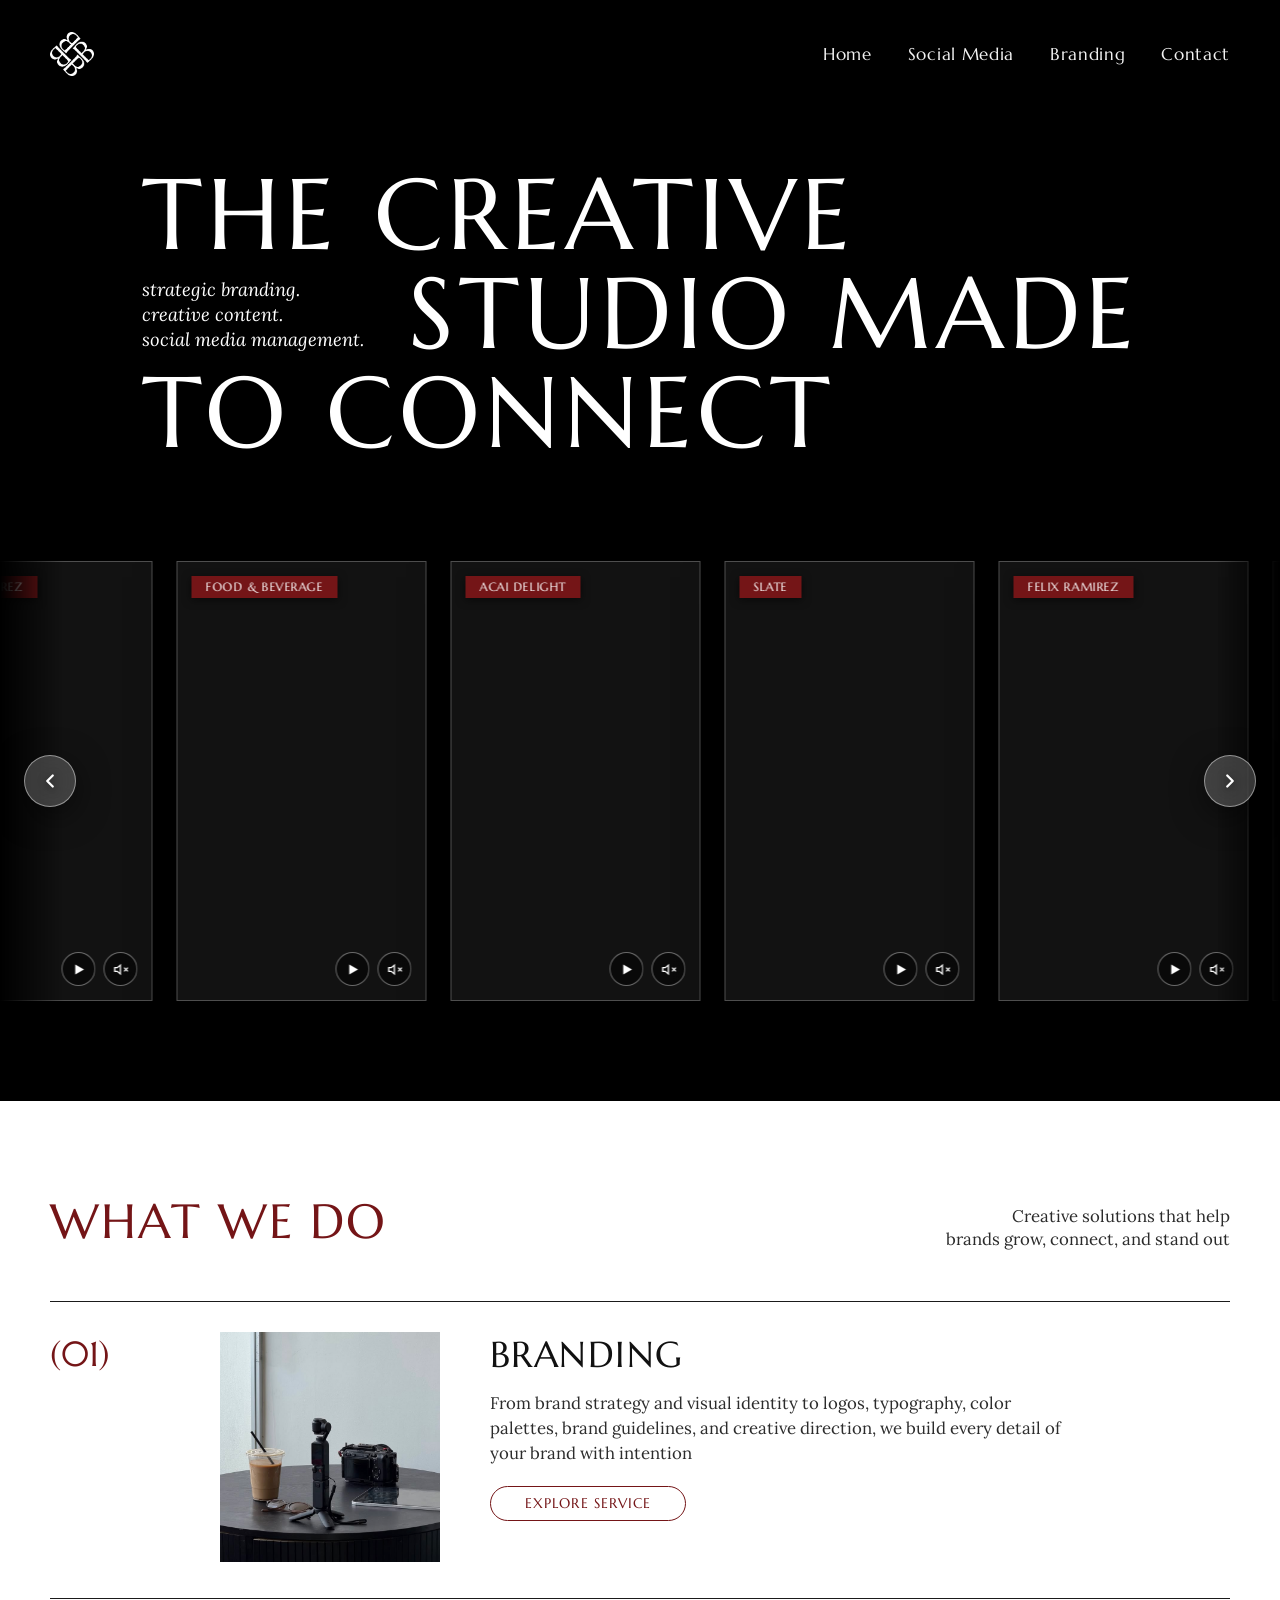
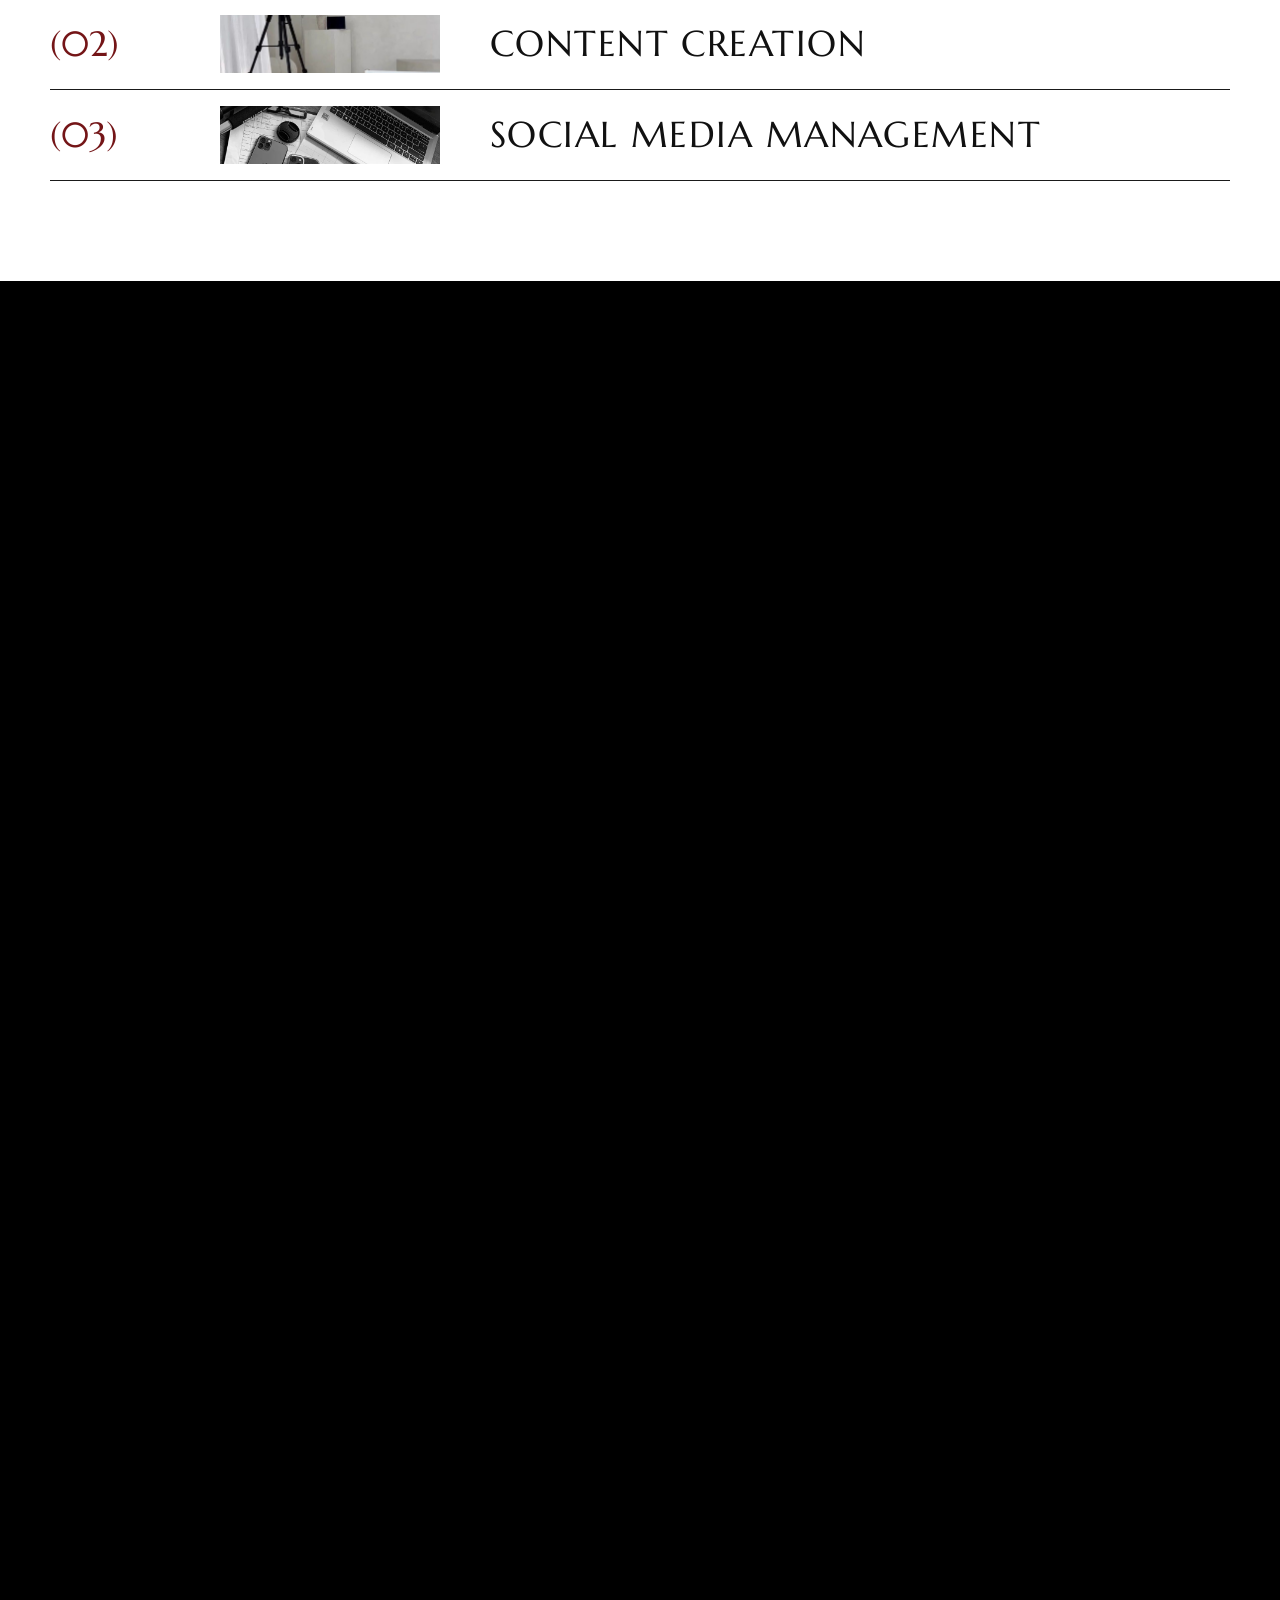
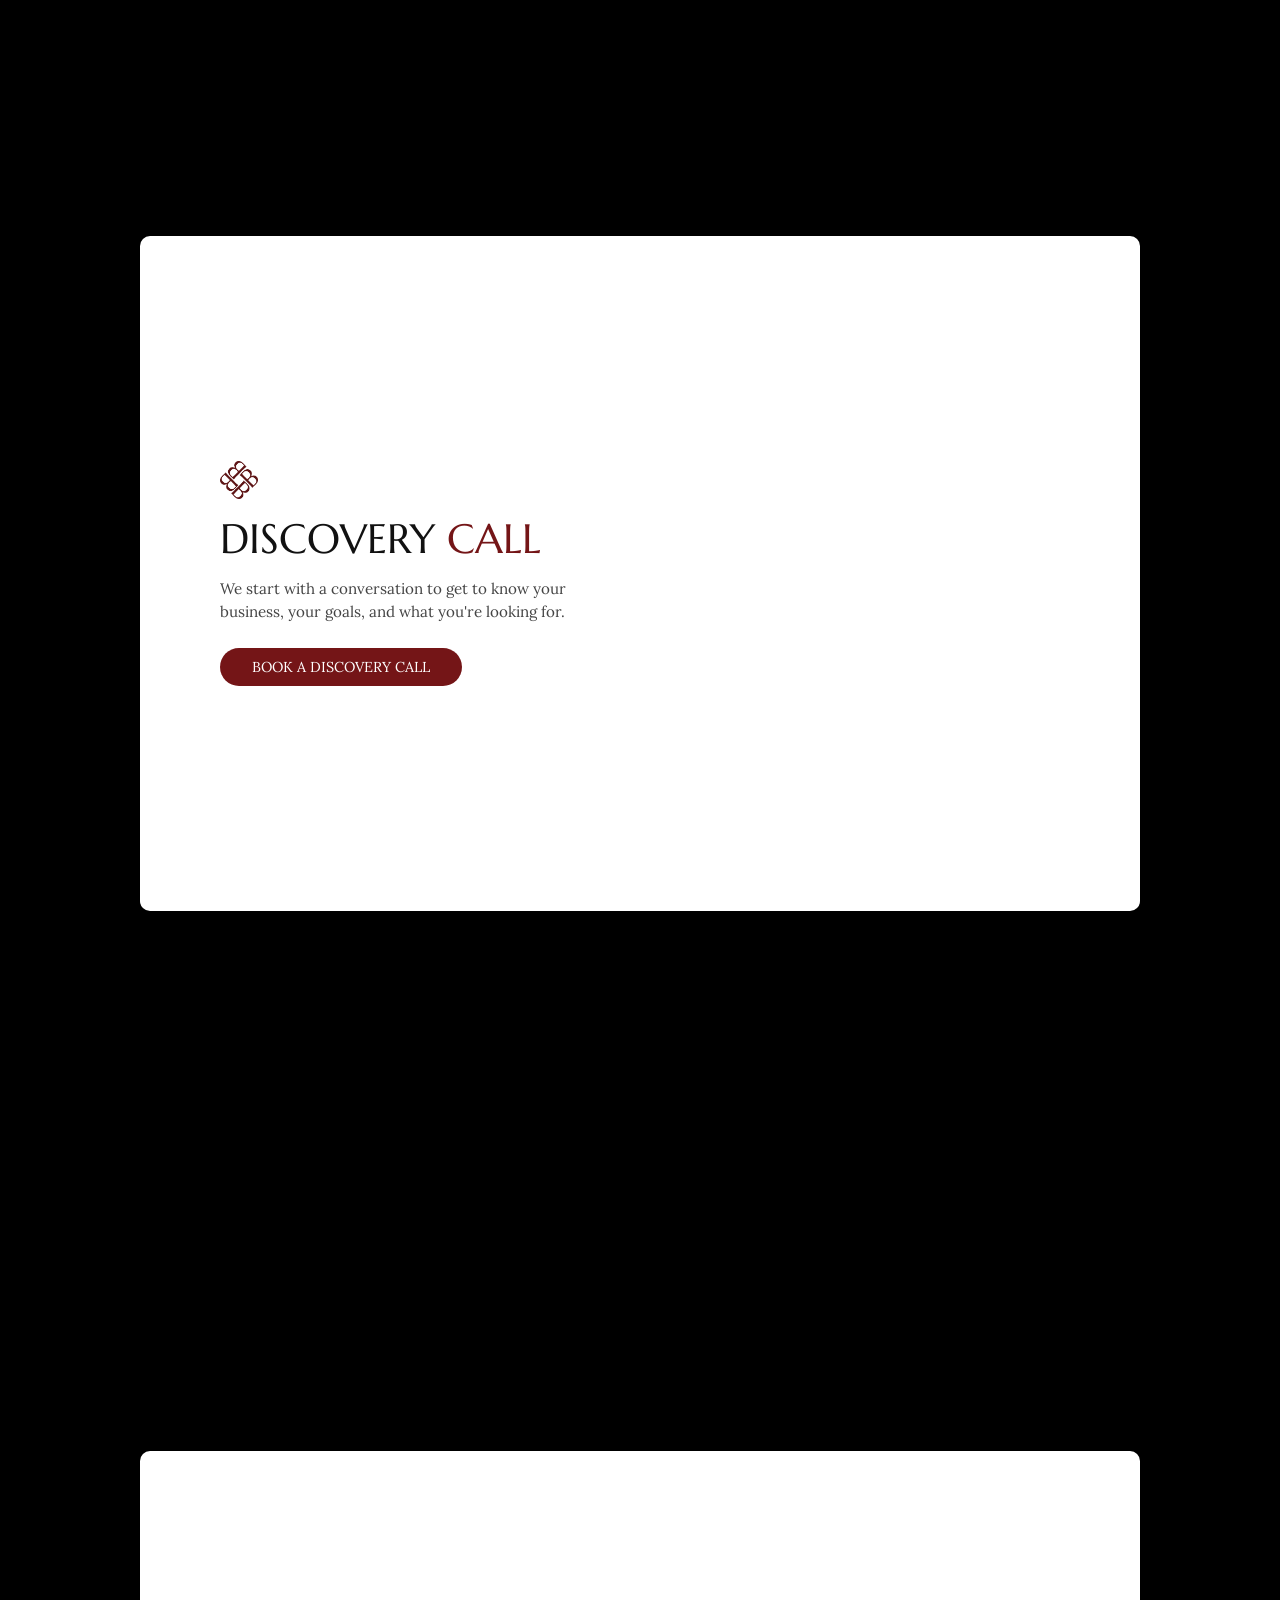
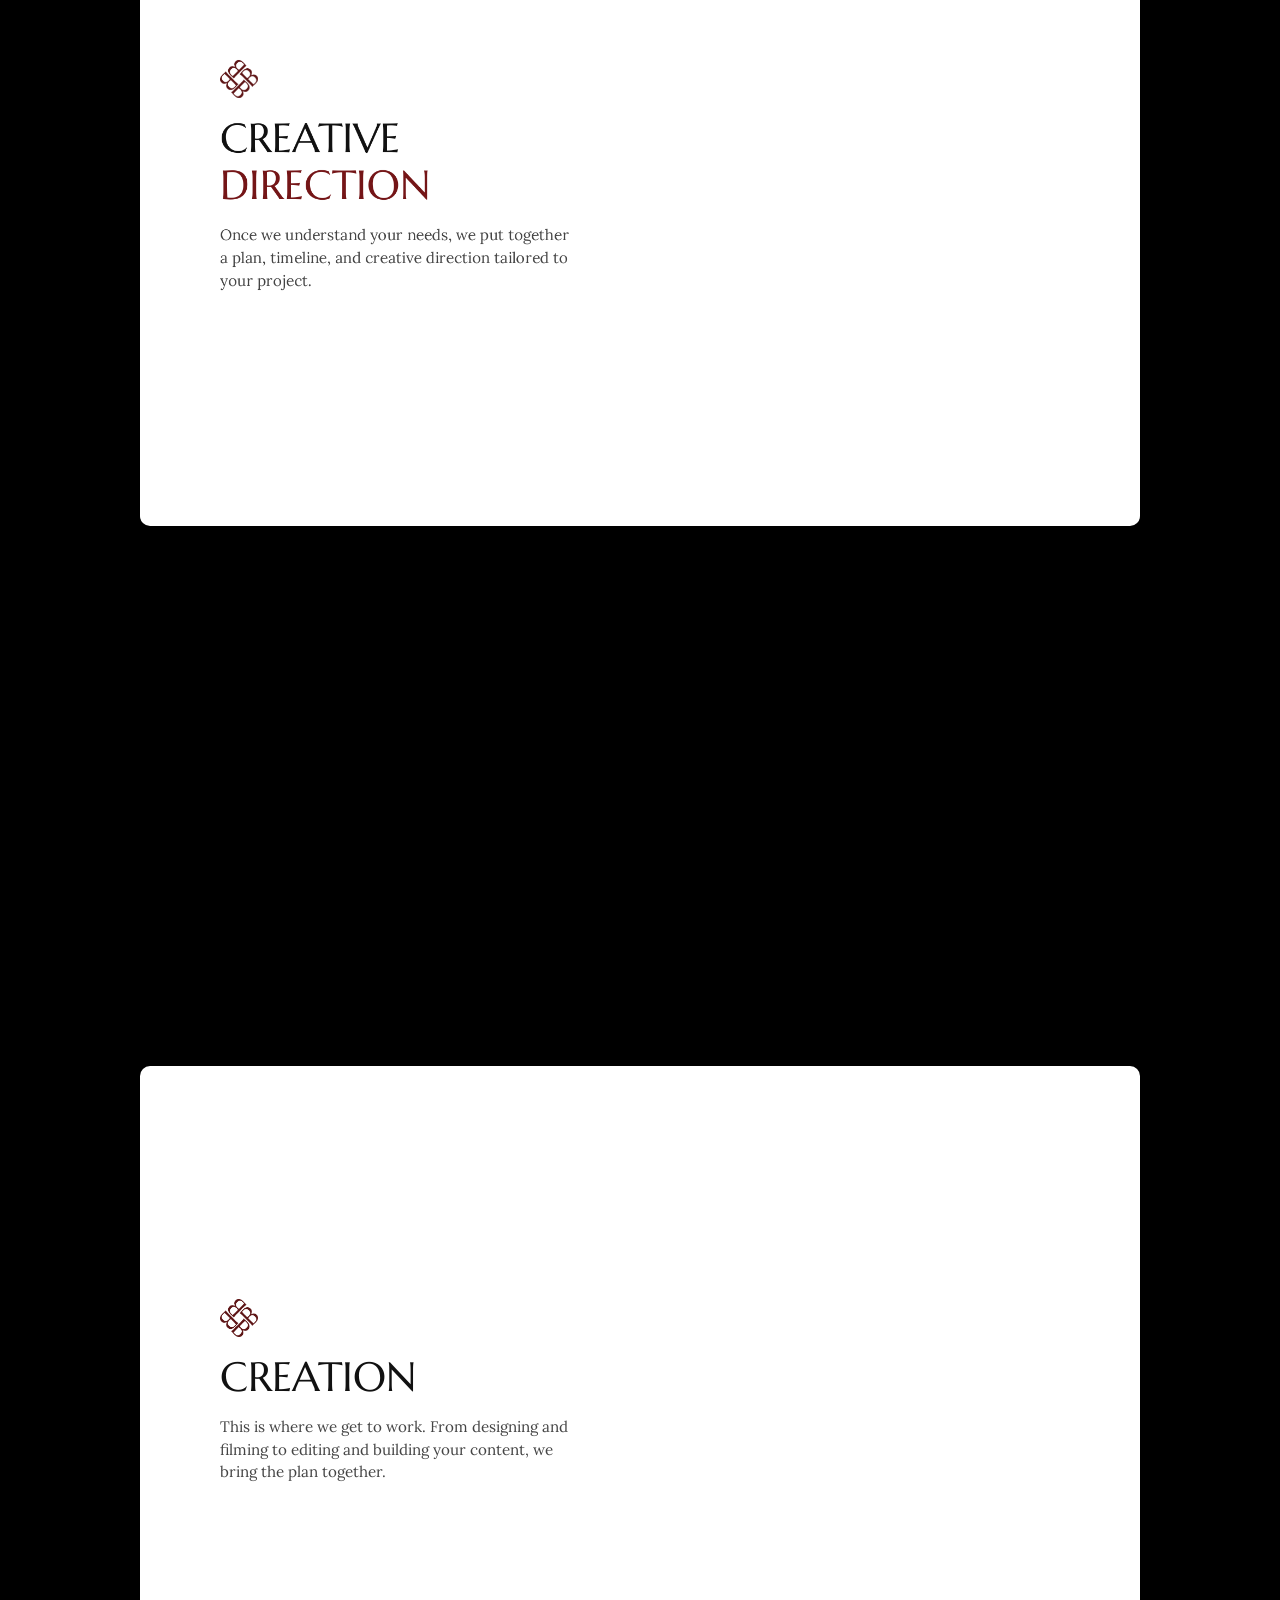
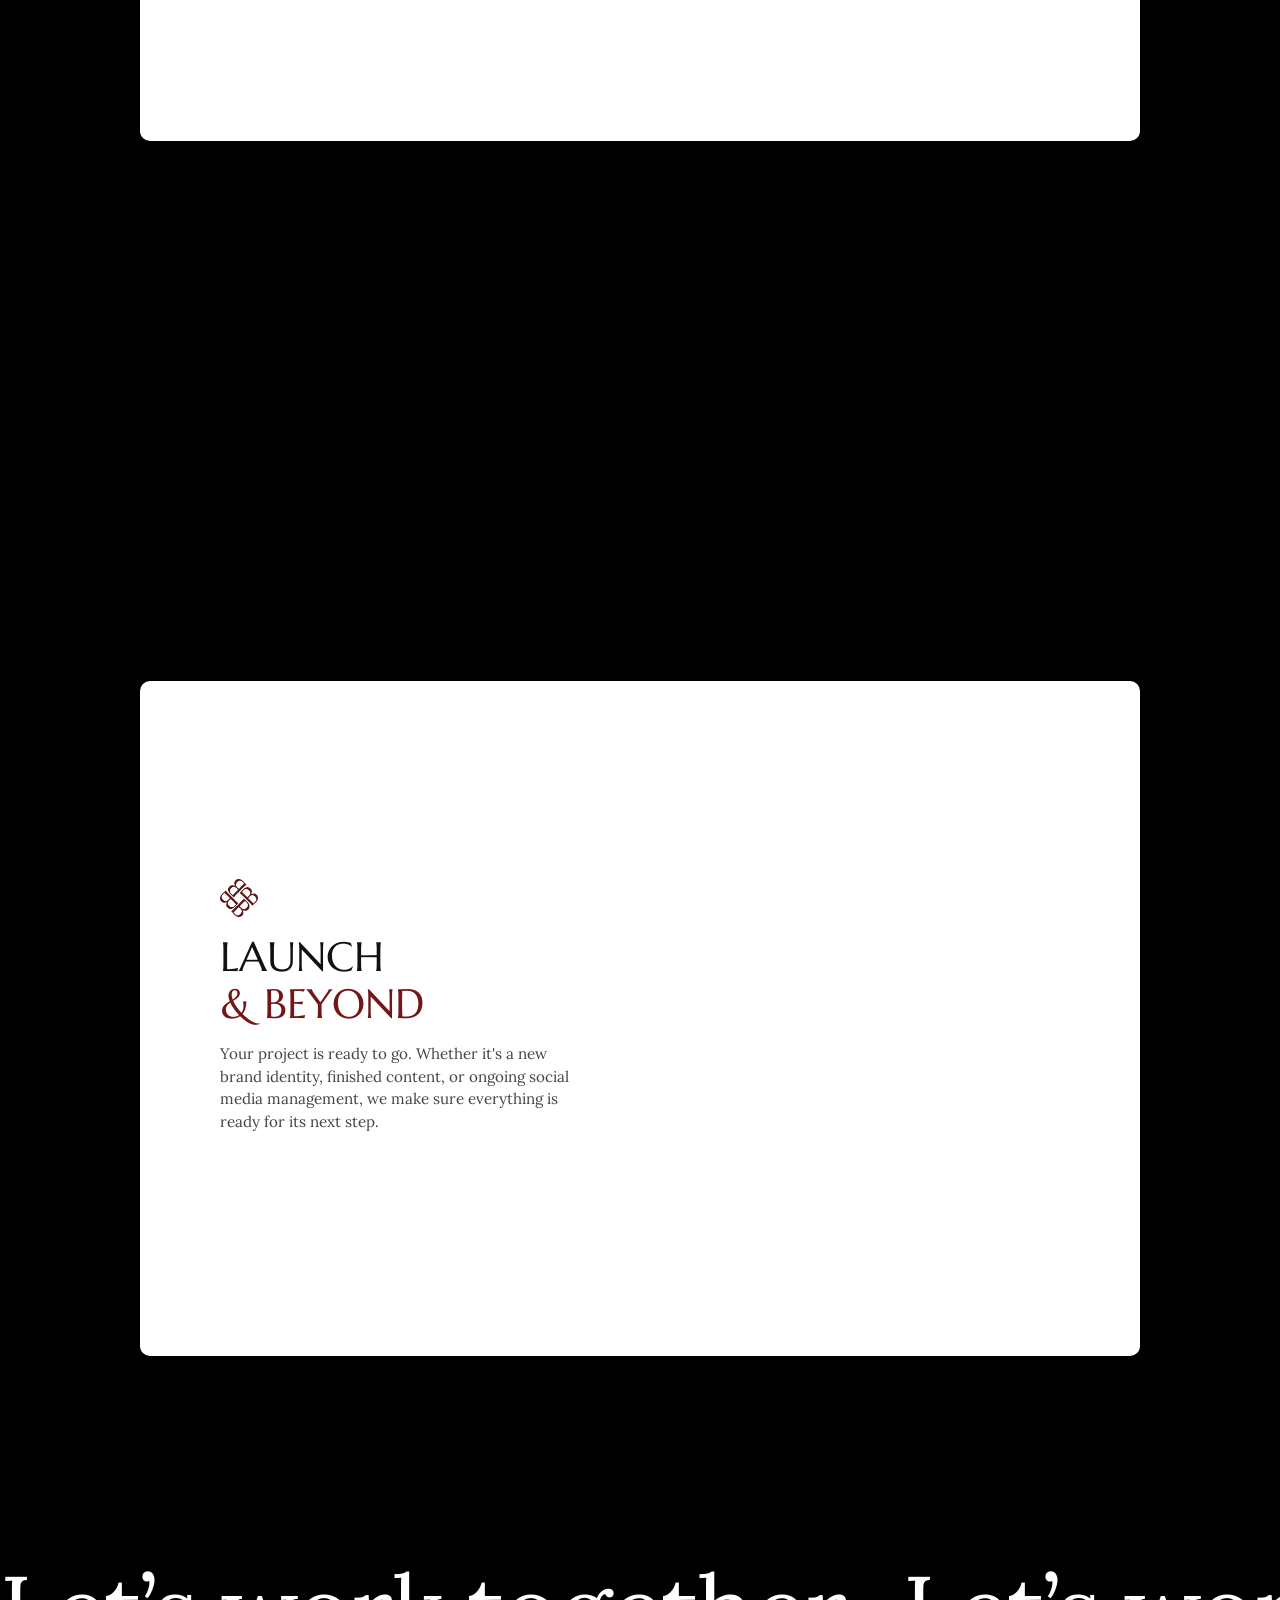
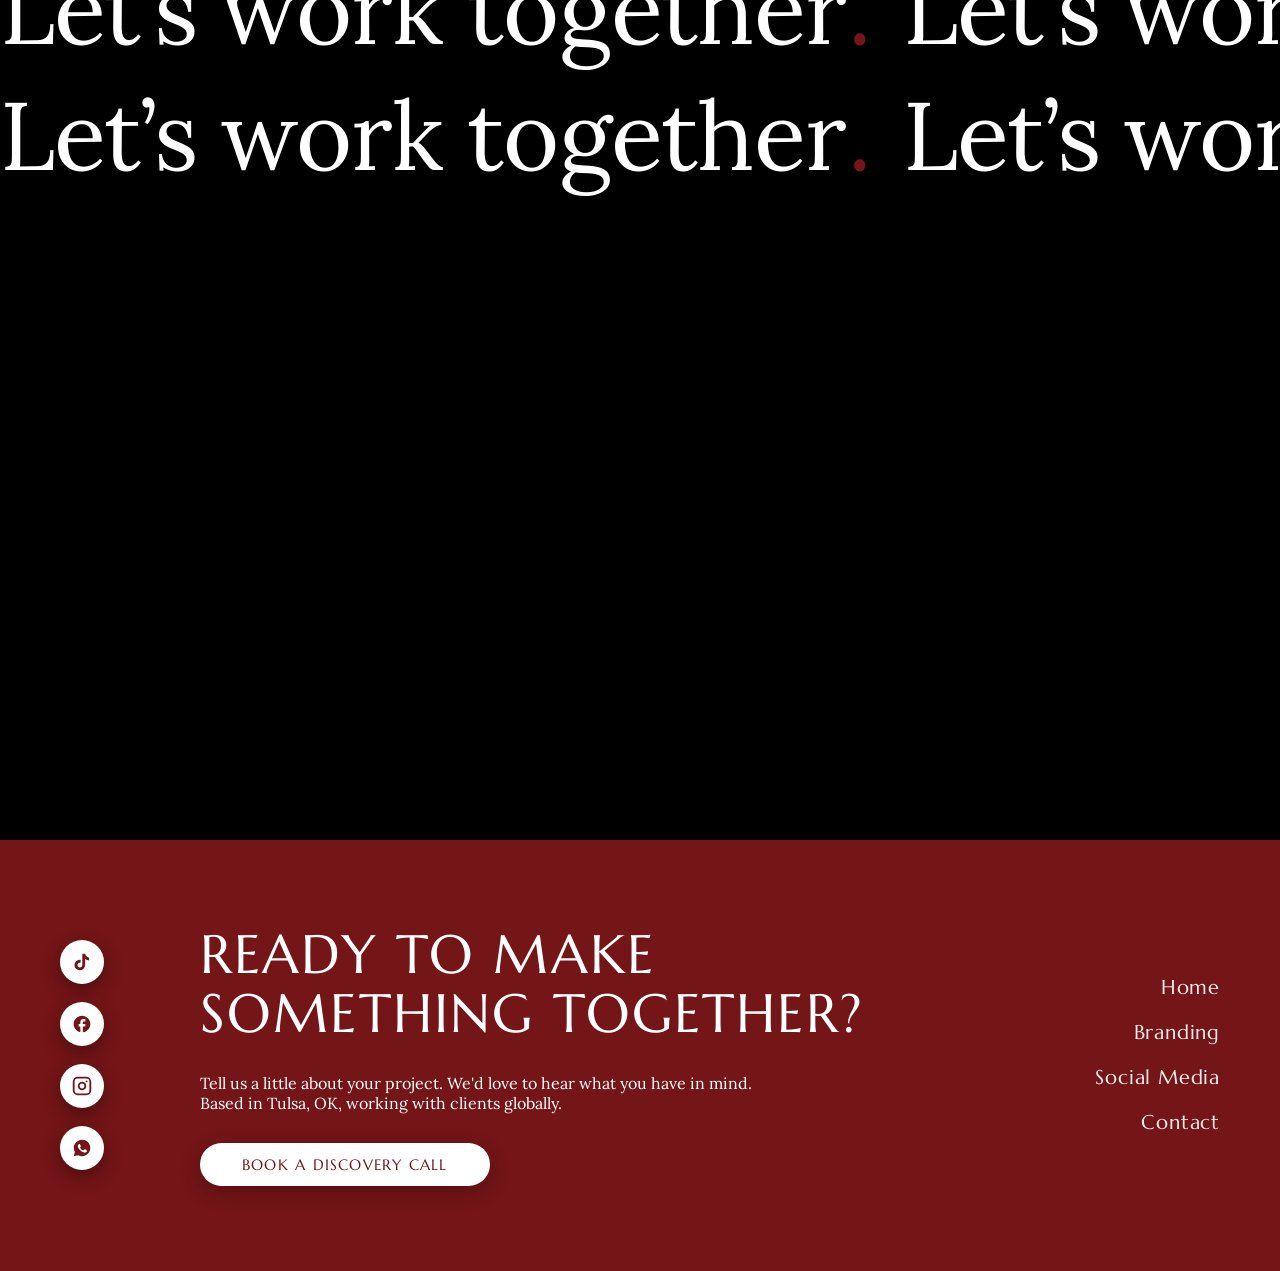
<file: Index.html>
<!DOCTYPE html>
<html lang="es">
<head>
  <meta charset="UTF-8">
  <meta name="viewport" content="width=device-width, initial-scale=1.0">
  <title>Bitácora House | Creative Branding &amp; Content Studio in Tulsa, OK</title>
  <meta name="description" content="Strategic branding, visual identity, content creation, and social media management studio based in Tulsa, Oklahoma, working with brands globally.">
  <meta name="keywords" content="branding studio Tulsa, social media management Tulsa, content creation agency, brand identity design, Bitácora House">
  <meta name="robots" content="index, follow">
  <link rel="canonical" href="https://bitacorahouse.com/">
  <link rel="icon" type="image/png" href="BHLOGO.png">

  <!-- Open Graph / Redes Sociales -->
  <meta property="og:type" content="website">
  <meta property="og:site_name" content="Bitácora House">
  <meta property="og:title" content="Bitácora House | Creative Branding &amp; Content Studio">
  <meta property="og:description" content="Strategic branding, creative content, and social media management designed to help brands grow and connect.">
  <meta property="og:url" content="https://bitacorahouse.com/">
  <meta property="og:image" content="https://bitacorahouse.com/og-cover.jpg">

  <!-- Twitter / X -->
  <meta name="twitter:card" content="summary_large_image">
  <meta name="twitter:title" content="Bitácora House | Creative Branding &amp; Content Studio">
  <meta name="twitter:description" content="Strategic branding, creative content, and social media management based in Tulsa, OK.">
  <meta name="twitter:image" content="https://bitacorahouse.com/og-cover.jpg">

  <!-- Google Fonts: Marcellus & Lora -->
  <link rel="preconnect" href="https://fonts.googleapis.com">
  <link rel="preconnect" href="https://fonts.gstatic.com" crossorigin>
  <link href="https://fonts.googleapis.com/css2?family=Lora:ital,wght@0,400;0,500;1,400;1,500&family=Marcellus&display=swap" rel="stylesheet">
  <link rel="preconnect" href="https://pub-6bf4c243ac1148e3a5c3381489ba08fd.r2.dev" crossorigin>
  <link rel="dns-prefetch" href="https://pub-6bf4c243ac1148e3a5c3381489ba08fd.r2.dev">
  <link rel="stylesheet" href="style.css">

  <!-- Datos Estructurados (Schema.org) para Google Local + Agencia -->
  <script type="application/ld+json">
  {
    "@context": "https://schema.org",
    "@type": "ProfessionalService",
    "name": "Bitácora House",
    "url": "https://bitacorahouse.com/",
    "logo": "https://bitacorahouse.com/BHLOGO.png",
    "image": "https://bitacorahouse.com/og-cover.jpg",
    "description": "Creative studio specializing in strategic branding, visual identity, content creation, and social media management based in Tulsa, Oklahoma.",
    "address": {
      "@type": "PostalAddress",
      "addressLocality": "Tulsa",
      "addressRegion": "OK",
      "addressCountry": "US"
    },
    "sameAs": [
      "https://www.instagram.com/bitacorahouse/",
      "https://www.tiktok.com/@bitacorahouse",
      "https://www.facebook.com/profile.php?id=61594829940102"
    ]
  }
  </script>
</head>
<body>
  <!-- INICIO DEL LOADER -->
  <div id="contenedor-loader">
    <video class="video-loader" autoplay loop muted playsinline>
      <source src="1116.mp4" type="video/mp4">
    </video>
  </div>
  <!-- FIN DEL LOADER -->

  <!-- Cursor Personalizado: Círculo con Flecha -->
  <div class="custom-cursor" id="customCursor">
    <svg viewBox="0 0 24 24" fill="none" stroke="currentColor" stroke-width="2.2" stroke-linecap="round" stroke-linejoin="round">
      <line x1="7" y1="17" x2="17" y2="7"></line>
      <polyline points="7 7 17 7 17 17"></polyline>
    </svg>
  </div>

  <!-- Video de Fondo Nativo con Inercia por Scroll -->
  <video id="bgVideo" src="fondologob.mp4" autoplay loop muted playsinline preload="auto"></video>

  <!-- Navegación -->
  <header class="navbar">
    <a href="#" class="brand-logo" aria-label="Home">
      <img src="BHLOGO.png" alt="Símbolo de marca" class="brand-logo-img">
    </a>

    <nav class="nav-links">
      <a href="Index.html" class="nav-link">Home</a>
      <a href="Services.html" class="nav-link">Social Media</a>
      <a href="Brand.html" class="nav-link">Branding</a>
      <a href="Contact.html" class="nav-link">Contact</a>
    </nav>
  </header>

  <!-- HERO SECTION -->
  <section class="hero-section" id="home">
    <div class="hero-text-block" id="heroTextBlock">
      <div class="hero-row top-row">
        <h1 class="headline-part">THE CREATIVE</h1>
      </div>

      <div class="hero-row middle-row">
        <p class="tagline">strategic branding.<br>
          creative content.<br>
          social media management.
        </p>
        <h1 class="headline-part agency-title">STUDIO MADE</h1>
      </div>

      <div class="hero-row bottom-row">
        <h1 class="headline-part">TO CONNECT</h1>
      </div>
    </div>
  </section>

  <!-- CARRUSEL DE REELS CON CONTROLES (11 VIDEOS ÚNICOS) -->
  <section class="carousel-section">
    <div class="carousel-nav-wrapper">
      <button class="glass-btn" id="prevBtn" aria-label="Reel anterior">
        <svg viewBox="0 0 24 24" fill="none" stroke="currentColor" stroke-width="2.5" stroke-linecap="round" stroke-linejoin="round">
          <polyline points="15 18 9 12 15 6"></polyline>
        </svg>
      </button>

      <div class="carousel-viewport" id="carouselViewport">
        <div class="carousel-track" id="carouselTrack">
          <!-- Reel 1 -->
          <article class="reel-card">
            <a href="Felix.html"><div class="reel-badge">FELIX RAMIREZ</div></a>
            <div class="reel-controls">
              <button class="reel-ctrl-btn btn-play" aria-label="Reproducir desde el inicio">
                <svg class="icon-play" viewBox="0 0 24 24" fill="currentColor"><polygon points="6 4 20 12 6 20 6 4"></polygon></svg>
                <svg class="icon-pause" viewBox="0 0 24 24" fill="currentColor"><rect x="6" y="4" width="4" height="16"></rect><rect x="14" y="4" width="4" height="16"></rect></svg>
              </button>
              <button class="reel-ctrl-btn btn-mute" aria-label="Mutear o desmutear">
                <svg class="icon-unmuted" viewBox="0 0 24 24" fill="none" stroke="currentColor" stroke-width="2"><polygon points="11 5 6 9 2 9 2 15 6 15 11 19 11 5"></polygon><path d="M19.07 4.93a10 10 0 0 1 0 14.14M15.54 8.46a5 5 0 0 1 0 7.07"></path></svg>
                <svg class="icon-muted" viewBox="0 0 24 24" fill="none" stroke="currentColor" stroke-width="2"><polygon points="11 5 6 9 2 9 2 15 6 15 11 19 11 5"></polygon><line x1="23" y1="9" x2="17" y2="15"></line><line x1="17" y1="9" x2="23" y2="15"></line></svg>
              </button>
            </div>
            <video class="reel-video" loop muted playsinline preload="none" src="https://pub-6bf4c243ac1148e3a5c3381489ba08fd.r2.dev/Reel%205%20Felix%20(2).mp4"></video>
          </article>

          <!-- Reel 2 -->
          <article class="reel-card">
            <a href="Services.html"><div class="reel-badge">FOOD &amp; BEVERAGE</div></a>
            <div class="reel-controls">
              <button class="reel-ctrl-btn btn-play" aria-label="Reproducir desde el inicio">
                <svg class="icon-play" viewBox="0 0 24 24" fill="currentColor"><polygon points="6 4 20 12 6 20 6 4"></polygon></svg>
                <svg class="icon-pause" viewBox="0 0 24 24" fill="currentColor"><rect x="6" y="4" width="4" height="16"></rect><rect x="14" y="4" width="4" height="16"></rect></svg>
              </button>
              <button class="reel-ctrl-btn btn-mute" aria-label="Mutear o desmutear">
                <svg class="icon-unmuted" viewBox="0 0 24 24" fill="none" stroke="currentColor" stroke-width="2"><polygon points="11 5 6 9 2 9 2 15 6 15 11 19 11 5"></polygon><path d="M19.07 4.93a10 10 0 0 1 0 14.14M15.54 8.46a5 5 0 0 1 0 7.07"></path></svg>
                <svg class="icon-muted" viewBox="0 0 24 24" fill="none" stroke="currentColor" stroke-width="2"><polygon points="11 5 6 9 2 9 2 15 6 15 11 19 11 5"></polygon><line x1="23" y1="9" x2="17" y2="15"></line><line x1="17" y1="9" x2="23" y2="15"></line></svg>
              </button>
            </div>
            <video class="reel-video" loop muted playsinline preload="none" src="https://pub-6bf4c243ac1148e3a5c3381489ba08fd.r2.dev/Meaning%20Of%20Parea.mp4"></video>
          </article>

          <!-- Reel 3 -->
          <article class="reel-card">
            <a href="Acai.html"><div class="reel-badge">ACAI DELIGHT</div></a>
            <div class="reel-controls">
              <button class="reel-ctrl-btn btn-play" aria-label="Reproducir desde el inicio">
                <svg class="icon-play" viewBox="0 0 24 24" fill="currentColor"><polygon points="6 4 20 12 6 20 6 4"></polygon></svg>
                <svg class="icon-pause" viewBox="0 0 24 24" fill="currentColor"><rect x="6" y="4" width="4" height="16"></rect><rect x="14" y="4" width="4" height="16"></rect></svg>
              </button>
              <button class="reel-ctrl-btn btn-mute" aria-label="Mutear o desmutear">
                <svg class="icon-unmuted" viewBox="0 0 24 24" fill="none" stroke="currentColor" stroke-width="2"><polygon points="11 5 6 9 2 9 2 15 6 15 11 19 11 5"></polygon><path d="M19.07 4.93a10 10 0 0 1 0 14.14M15.54 8.46a5 5 0 0 1 0 7.07"></path></svg>
                <svg class="icon-muted" viewBox="0 0 24 24" fill="none" stroke="currentColor" stroke-width="2"><polygon points="11 5 6 9 2 9 2 15 6 15 11 19 11 5"></polygon><line x1="23" y1="9" x2="17" y2="15"></line><line x1="17" y1="9" x2="23" y2="15"></line></svg>
              </button>
            </div>
            <video class="reel-video" loop muted playsinline preload="none" src="https://pub-6bf4c243ac1148e3a5c3381489ba08fd.r2.dev/Mel%20%26%20Amor%20(1).mp4"></video>
          </article>

          <!-- Reel 4 -->
          <article class="reel-card">
            <a href="Slate.html"><div class="reel-badge">SLATE</div></a>
            <div class="reel-controls">
              <button class="reel-ctrl-btn btn-play" aria-label="Reproducir desde el inicio">
                <svg class="icon-play" viewBox="0 0 24 24" fill="currentColor"><polygon points="6 4 20 12 6 20 6 4"></polygon></svg>
                <svg class="icon-pause" viewBox="0 0 24 24" fill="currentColor"><rect x="6" y="4" width="4" height="16"></rect><rect x="14" y="4" width="4" height="16"></rect></svg>
              </button>
              <button class="reel-ctrl-btn btn-mute" aria-label="Mutear o desmutear">
                <svg class="icon-unmuted" viewBox="0 0 24 24" fill="none" stroke="currentColor" stroke-width="2"><polygon points="11 5 6 9 2 9 2 15 6 15 11 19 11 5"></polygon><path d="M19.07 4.93a10 10 0 0 1 0 14.14M15.54 8.46a5 5 0 0 1 0 7.07"></path></svg>
                <svg class="icon-muted" viewBox="0 0 24 24" fill="none" stroke="currentColor" stroke-width="2"><polygon points="11 5 6 9 2 9 2 15 6 15 11 19 11 5"></polygon><line x1="23" y1="9" x2="17" y2="15"></line><line x1="17" y1="9" x2="23" y2="15"></line></svg>
              </button>
            </div>
            <video class="reel-video" loop muted playsinline preload="none" src="https://pub-6bf4c243ac1148e3a5c3381489ba08fd.r2.dev/Sinus%20Relief%20Facial%20Ad%20V5.mp4"></video>
          </article>

          <!-- Reel 5 -->
          <article class="reel-card">
            <a href="Felix.html"><div class="reel-badge">FELIX RAMIREZ</div></a>
            <div class="reel-controls">
              <button class="reel-ctrl-btn btn-play" aria-label="Reproducir desde el inicio">
                <svg class="icon-play" viewBox="0 0 24 24" fill="currentColor"><polygon points="6 4 20 12 6 20 6 4"></polygon></svg>
                <svg class="icon-pause" viewBox="0 0 24 24" fill="currentColor"><rect x="6" y="4" width="4" height="16"></rect><rect x="14" y="4" width="4" height="16"></rect></svg>
              </button>
              <button class="reel-ctrl-btn btn-mute" aria-label="Mutear o desmutear">
                <svg class="icon-unmuted" viewBox="0 0 24 24" fill="none" stroke="currentColor" stroke-width="2"><polygon points="11 5 6 9 2 9 2 15 6 15 11 19 11 5"></polygon><path d="M19.07 4.93a10 10 0 0 1 0 14.14M15.54 8.46a5 5 0 0 1 0 7.07"></path></svg>
                <svg class="icon-muted" viewBox="0 0 24 24" fill="none" stroke="currentColor" stroke-width="2"><polygon points="11 5 6 9 2 9 2 15 6 15 11 19 11 5"></polygon><line x1="23" y1="9" x2="17" y2="15"></line><line x1="17" y1="9" x2="23" y2="15"></line></svg>
              </button>
            </div>
            <video class="reel-video" loop muted playsinline preload="none" src="https://pub-6bf4c243ac1148e3a5c3381489ba08fd.r2.dev/Reel%20Felix%201%20%20Cta.mp4"></video>
          </article>

          <!-- Reel 6 -->
          <article class="reel-card">
            <a href="Services.html"><div class="reel-badge">HAULING SERVICES</div></a>
            <div class="reel-controls">
              <button class="reel-ctrl-btn btn-play" aria-label="Reproducir desde el inicio">
                <svg class="icon-play" viewBox="0 0 24 24" fill="currentColor"><polygon points="6 4 20 12 6 20 6 4"></polygon></svg>
                <svg class="icon-pause" viewBox="0 0 24 24" fill="currentColor"><rect x="6" y="4" width="4" height="16"></rect><rect x="14" y="4" width="4" height="16"></rect></svg>
              </button>
              <button class="reel-ctrl-btn btn-mute" aria-label="Mutear o desmutear">
                <svg class="icon-unmuted" viewBox="0 0 24 24" fill="none" stroke="currentColor" stroke-width="2"><polygon points="11 5 6 9 2 9 2 15 6 15 11 19 11 5"></polygon><path d="M19.07 4.93a10 10 0 0 1 0 14.14M15.54 8.46a5 5 0 0 1 0 7.07"></path></svg>
                <svg class="icon-muted" viewBox="0 0 24 24" fill="none" stroke="currentColor" stroke-width="2"><polygon points="11 5 6 9 2 9 2 15 6 15 11 19 11 5"></polygon><line x1="23" y1="9" x2="17" y2="15"></line><line x1="17" y1="9" x2="23" y2="15"></line></svg>
              </button>
            </div>
            <video class="reel-video" loop muted playsinline preload="none" src="https://pub-6bf4c243ac1148e3a5c3381489ba08fd.r2.dev/Reel%202.mp4"></video>
          </article>

          <!-- Reel 7 -->
          <article class="reel-card">
            <a href="Slate.html"><div class="reel-badge">SLATE</div></a>
            <div class="reel-controls">
              <button class="reel-ctrl-btn btn-play" aria-label="Reproducir desde el inicio">
                <svg class="icon-play" viewBox="0 0 24 24" fill="currentColor"><polygon points="6 4 20 12 6 20 6 4"></polygon></svg>
                <svg class="icon-pause" viewBox="0 0 24 24" fill="currentColor"><rect x="6" y="4" width="4" height="16"></rect><rect x="14" y="4" width="4" height="16"></rect></svg>
              </button>
              <button class="reel-ctrl-btn btn-mute" aria-label="Mutear o desmutear">
                <svg class="icon-unmuted" viewBox="0 0 24 24" fill="none" stroke="currentColor" stroke-width="2"><polygon points="11 5 6 9 2 9 2 15 6 15 11 19 11 5"></polygon><path d="M19.07 4.93a10 10 0 0 1 0 14.14M15.54 8.46a5 5 0 0 1 0 7.07"></path></svg>
                <svg class="icon-muted" viewBox="0 0 24 24" fill="none" stroke="currentColor" stroke-width="2"><polygon points="11 5 6 9 2 9 2 15 6 15 11 19 11 5"></polygon><line x1="23" y1="9" x2="17" y2="15"></line><line x1="17" y1="9" x2="23" y2="15"></line></svg>
              </button>
            </div>
            <video class="reel-video" loop muted playsinline preload="none" src="https://pub-6bf4c243ac1148e3a5c3381489ba08fd.r2.dev/You%20Skin%20Is%20Begging%20You%20For%20This.mp4"></video>
          </article>

          <!-- Reel 8 -->
          <article class="reel-card">
            <a href="Services.html"><div class="reel-badge">HAULING SERVICES</div></a>
            <div class="reel-controls">
              <button class="reel-ctrl-btn btn-play" aria-label="Reproducir desde el inicio">
                <svg class="icon-play" viewBox="0 0 24 24" fill="currentColor"><polygon points="6 4 20 12 6 20 6 4"></polygon></svg>
                <svg class="icon-pause" viewBox="0 0 24 24" fill="currentColor"><rect x="6" y="4" width="4" height="16"></rect><rect x="14" y="4" width="4" height="16"></rect></svg>
              </button>
              <button class="reel-ctrl-btn btn-mute" aria-label="Mutear o desmutear">
                <svg class="icon-unmuted" viewBox="0 0 24 24" fill="none" stroke="currentColor" stroke-width="2"><polygon points="11 5 6 9 2 9 2 15 6 15 11 19 11 5"></polygon><path d="M19.07 4.93a10 10 0 0 1 0 14.14M15.54 8.46a5 5 0 0 1 0 7.07"></path></svg>
                <svg class="icon-muted" viewBox="0 0 24 24" fill="none" stroke="currentColor" stroke-width="2"><polygon points="11 5 6 9 2 9 2 15 6 15 11 19 11 5"></polygon><line x1="23" y1="9" x2="17" y2="15"></line><line x1="17" y1="9" x2="23" y2="15"></line></svg>
              </button>
            </div>
            <video class="reel-video" loop muted playsinline preload="none" src="https://pub-6bf4c243ac1148e3a5c3381489ba08fd.r2.dev/Reel%205.mp4"></video>
          </article>

          <!-- Reel 9 -->
          <article class="reel-card">
            <a href="Services.html"><div class="reel-badge">FOOD &amp; BEVERAGE</div></a>
            <div class="reel-controls">
              <button class="reel-ctrl-btn btn-play" aria-label="Reproducir desde el inicio">
                <svg class="icon-play" viewBox="0 0 24 24" fill="currentColor"><polygon points="6 4 20 12 6 20 6 4"></polygon></svg>
                <svg class="icon-pause" viewBox="0 0 24 24" fill="currentColor"><rect x="6" y="4" width="4" height="16"></rect><rect x="14" y="4" width="4" height="16"></rect></svg>
              </button>
              <button class="reel-ctrl-btn btn-mute" aria-label="Mutear o desmutear">
                <svg class="icon-unmuted" viewBox="0 0 24 24" fill="none" stroke="currentColor" stroke-width="2"><polygon points="11 5 6 9 2 9 2 15 6 15 11 19 11 5"></polygon><path d="M19.07 4.93a10 10 0 0 1 0 14.14M15.54 8.46a5 5 0 0 1 0 7.07"></path></svg>
                <svg class="icon-muted" viewBox="0 0 24 24" fill="none" stroke="currentColor" stroke-width="2"><polygon points="11 5 6 9 2 9 2 15 6 15 11 19 11 5"></polygon><line x1="23" y1="9" x2="17" y2="15"></line><line x1="17" y1="9" x2="23" y2="15"></line></svg>
              </button>
            </div>
            <video class="reel-video" loop muted playsinline preload="none" src="https://pub-6bf4c243ac1148e3a5c3381489ba08fd.r2.dev/Reel%202%20-%20Hawaiian%20Fajitas.mp4"></video>
          </article>

          <!-- Reel 10 -->
          <article class="reel-card">
            <a href="Acai.html"><div class="reel-badge">ACAI DELIGHT</div></a>
            <div class="reel-controls">
              <button class="reel-ctrl-btn btn-play" aria-label="Reproducir desde el inicio">
                <svg class="icon-play" viewBox="0 0 24 24" fill="currentColor"><polygon points="6 4 20 12 6 20 6 4"></polygon></svg>
                <svg class="icon-pause" viewBox="0 0 24 24" fill="currentColor"><rect x="6" y="4" width="4" height="16"></rect><rect x="14" y="4" width="4" height="16"></rect></svg>
              </button>
              <button class="reel-ctrl-btn btn-mute" aria-label="Mutear o desmutear">
                <svg class="icon-unmuted" viewBox="0 0 24 24" fill="none" stroke="currentColor" stroke-width="2"><polygon points="11 5 6 9 2 9 2 15 6 15 11 19 11 5"></polygon><path d="M19.07 4.93a10 10 0 0 1 0 14.14M15.54 8.46a5 5 0 0 1 0 7.07"></path></svg>
                <svg class="icon-muted" viewBox="0 0 24 24" fill="none" stroke="currentColor" stroke-width="2"><polygon points="11 5 6 9 2 9 2 15 6 15 11 19 11 5"></polygon><line x1="23" y1="9" x2="17" y2="15"></line><line x1="17" y1="9" x2="23" y2="15"></line></svg>
              </button>
            </div>
            <video class="reel-video" loop muted playsinline preload="none" src="https://pub-6bf4c243ac1148e3a5c3381489ba08fd.r2.dev/Ocean%20Brreze%20Base.mp4"></video>
          </article>

          <!-- Reel 11 -->
          <article class="reel-card">
            <a href="Services.html"><div class="reel-badge">HOME ORGANIZATION</div></a>
            <div class="reel-controls">
              <button class="reel-ctrl-btn btn-play" aria-label="Reproducir desde el inicio">
                <svg class="icon-play" viewBox="0 0 24 24" fill="currentColor"><polygon points="6 4 20 12 6 20 6 4"></polygon></svg>
                <svg class="icon-pause" viewBox="0 0 24 24" fill="currentColor"><rect x="6" y="4" width="4" height="16"></rect><rect x="14" y="4" width="4" height="16"></rect></svg>
              </button>
              <button class="reel-ctrl-btn btn-mute" aria-label="Mutear o desmutear">
                <svg class="icon-unmuted" viewBox="0 0 24 24" fill="none" stroke="currentColor" stroke-width="2"><polygon points="11 5 6 9 2 9 2 15 6 15 11 19 11 5"></polygon><path d="M19.07 4.93a10 10 0 0 1 0 14.14M15.54 8.46a5 5 0 0 1 0 7.07"></path></svg>
                <svg class="icon-muted" viewBox="0 0 24 24" fill="none" stroke="currentColor" stroke-width="2"><polygon points="11 5 6 9 2 9 2 15 6 15 11 19 11 5"></polygon><line x1="23" y1="9" x2="17" y2="15"></line><line x1="17" y1="9" x2="23" y2="15"></line></svg>
              </button>
            </div>
            <video class="reel-video" loop muted playsinline preload="none" src="https://pub-6bf4c243ac1148e3a5c3381489ba08fd.r2.dev/Reel%20Spaceset%20-3%20Signs%20You%20Home%20V3.mp4"></video>
          </article>
        </div>
      </div>

      <button class="glass-btn" id="nextBtn" aria-label="Reel siguiente">
        <svg viewBox="0 0 24 24" fill="none" stroke="currentColor" stroke-width="2.5" stroke-linecap="round" stroke-linejoin="round">
          <polyline points="9 18 15 12 9 6"></polyline>
        </svg>
      </button>
    </div>
  </section>

  <!-- BANNER 1: SERVICIOS (FONDO BLANCO SÓLIDO) -->
  <section class="services-section" id="services">
    <div class="services-container">
      <header class="services-header">
        <h2 class="services-title">WHAT WE DO</h2>
        <p class="services-subtitle">Creative solutions that help <br> brands grow, connect, and stand out</p>
      </header>

      <div class="accordion-list">
        <article class="accordion-item active" data-index="01">
          <div class="accordion-trigger">
            <span class="item-number">(01)</span>
            <div class="item-preview">
              <img src="2.jpg" loading="lazy" alt="Brands visual" class="item-img">
            </div>
            <div class="item-content-wrap">
              <h3 class="item-title">BRANDING</h3>
              <div class="item-details">
                <p class="item-description">
                  From brand strategy and visual identity to logos, typography, color palettes, brand guidelines, and creative direction, we build every detail of your brand with intention
                </p>
                <a href="Brand.html" class="btn-pill">EXPLORE SERVICE</a>
              </div>
            </div>
          </div>
        </article>

        <article class="accordion-item" data-index="02">
          <div class="accordion-trigger">
            <span class="item-number">(02)</span>
            <div class="item-preview">
              <img src="1.jpg" loading="lazy" alt="Content Creation visual" class="item-img">
            </div>
            <div class="item-content-wrap">
              <h3 class="item-title">CONTENT CREATION</h3>
              <div class="item-details">
                <p class="item-description">
                  From creative concepts and on-site production to professional photography, video editing, and social media content, we create visuals that capture your brand from every angle
                </p>
                <a href="Services.html" class="btn-pill">EXPLORE SERVICE</a>
              </div>
            </div>
          </div>
        </article>

        <article class="accordion-item" data-index="05">
          <div class="accordion-trigger">
            <span class="item-number">(03)</span>
            <div class="item-preview">
              <img src="5.jpg" loading="lazy" alt="Social Media Management visual" class="item-img">
            </div>
            <div class="item-content-wrap">
              <h3 class="item-title">SOCIAL MEDIA MANAGEMENT</h3>
              <div class="item-details">
                <p class="item-description">
                  We handle the strategy, content planning, creation, and day-to-day management of your social media, keeping your brand consistent, active, and relevant
                </p>
                <a href="Services.html" class="btn-pill">EXPLORE SERVICE</a>
              </div>
            </div>
          </div>
        </article>
      </div>
    </div>
  </section>

  <!-- BANNER 2: STATS / GRID -->
  <section class="stats-section" id="stats">
    <div class="stats-grid">
      <div class="stat-cell scroll-reveal">
        <p class="stat-intro-text">
          We shape how brands look, feel, and connect with their audience.
        </p>
      </div>

      <div class="stat-cell stat-with-accent scroll-reveal">
        <h3 class="stat-title">YOUR VISION, OUR CREATIVE PERSPECTIVE</h3>
        <p class="stat-sub">Every detail tells a part of your story</p>
      </div>

      <div class="stat-cell stat-with-accent scroll-reveal">
        <div class="stat-value-group">
          <span class="stat-number">20+</span>
          <span class="stat-label">CLIENTS</span>
        </div>
        <p class="stat-sub">Real strategy. Measurable progress</p>
      </div>

      <div class="stat-cell stat-with-accent scroll-reveal">
        <h3 class="stat-title">GOOD IDEAS DESERVE DIRECTION</h3>
        <p class="stat-sub">A thoughtful approach from concept to creation</p>
      </div>
    </div>
  </section>

  <!-- BANNER: BRANDS -->
  <section class="brands-section" id="brands">
    <div class="brands-container">
      <header class="brands-header scroll-reveal">
        <h2 class="brands-main-title">BRANDING</h2>
      </header>

      <div class="brands-grid">
        <!-- Item 1 (Izquierda) -->
        <a href="Brand.html#Bitacora" style="text-decoration: none; color: inherit;">
          <div class="brand-item scroll-reveal" data-cursor="hover">
            <div class="brand-image-wrapper">
              <img src="bitacora.png" loading="lazy" alt="Bitacora House" class="brand-img">
            </div>
            <div class="brand-footer">
              <span class="brand-name">BITACORA HOUSE</span>
              <span class="brand-arrow">
                <svg width="18" height="18" viewBox="0 0 24 24" fill="none" stroke="currentColor" stroke-width="2" stroke-linecap="round" stroke-linejoin="round">
                  <line x1="7" y1="17" x2="17" y2="7"></line>
                  <polyline points="7 7 17 7 17 17"></polyline>
                </svg>
              </span>
            </div>
          </div>
        </a>

        <!-- Item 2 (Centro) -->
        <a href="Brand.html#Harianna" style="text-decoration: none; color: inherit;">
          <div class="brand-item scroll-reveal" data-cursor="hover">
            <div class="brand-image-wrapper">
              <img src="2.png" loading="lazy" alt="Harianna" class="brand-img">
            </div>
            <div class="brand-footer">
              <span class="brand-name">HARIANNA</span>
              <span class="brand-arrow">
                <svg width="18" height="18" viewBox="0 0 24 24" fill="none" stroke="currentColor" stroke-width="2" stroke-linecap="round" stroke-linejoin="round">
                  <line x1="7" y1="17" x2="17" y2="7"></line>
                  <polyline points="7 7 17 7 17 17"></polyline>
                </svg>
              </span>
            </div>
          </div>
        </a>

        <!-- Item 3 (Derecha Grande / Hero) -->
        <a href="Brand.html#Spaceset" style="text-decoration: none; color: inherit;">
          <div class="brand-item brand-item-featured scroll-reveal" data-cursor="hover">
            <div class="brand-image-wrapper">
              <img src="1.png" loading="lazy" alt="Space Set" class="brand-img">
            </div>
            <div class="brand-footer">
              <span class="brand-name">SPACE SET</span>
              <span class="brand-arrow">
                <svg width="18" height="18" viewBox="0 0 24 24" fill="none" stroke="currentColor" stroke-width="2" stroke-linecap="round" stroke-linejoin="round">
                  <line x1="7" y1="17" x2="17" y2="7"></line>
                  <polyline points="7 7 17 7 17 17"></polyline>
                </svg>
              </span>
            </div>
          </div>
        </a>
      </div>
    </div>
  </section>

  <!-- BANNER: OUR PROCESS (STACKING CARDS) -->
  <header class="brands-header scroll-reveal">
    <h2 class="brands-main-title">OUR PROCESS</h2>
  </header>

  <section class="process-section" id="process">
    <div class="process-cards-container">
      <!-- Tarjeta 1 (IMÁGENES) -->
      <article class="process-card">
        <div class="pc-content">
          <img src="BH2LOGO.png" loading="lazy" alt="BH Logo" class="pc-logo">
          <h2 class="pc-title">DISCOVERY <span class="text-wine">CALL</span></h2>
          <p class="pc-desc">We start with a conversation to get to know your business, your goals, and what you're looking for.</p>
          <a href="https://wa.me/19188155447" class="pc-btn">BOOK A DISCOVERY CALL</a>
        </div>
        <div class="pc-video pc-vid-top scroll-reveal">
          <img src="agenda.jpg" loading="lazy" alt="Discovery Call 1" class="pc-media">
        </div>
        <div class="pc-video pc-vid-bottom scroll-reveal" style="transition-delay: 0.2s;">
          <img src="agenda2.jpg" loading="lazy" alt="Discovery Call 2" class="pc-media">
        </div>
      </article>

      <!-- Tarjeta 2 (IMÁGENES) -->
      <article class="process-card">
        <div class="pc-content">
          <img src="BH2LOGO.png" loading="lazy" alt="BH Logo" class="pc-logo">
          <h2 class="pc-title">CREATIVE <span class="text-wine">DIRECTION</span></h2>
          <p class="pc-desc">Once we understand your needs, we put together a plan, timeline, and creative direction tailored to your project.</p>
        </div>
        <div class="pc-video pc-vid-top scroll-reveal">
          <img src="creative.jpg" loading="lazy" alt="Creative Direction 1" class="pc-media">
        </div>
        <div class="pc-video pc-vid-bottom scroll-reveal" style="transition-delay: 0.2s;">
          <img src="creative2.jpg" loading="lazy" alt="Creative Direction 2" class="pc-media">
        </div>
      </article>

      <!-- Tarjeta 3 (VIDEOS) -->
      <article class="process-card">
        <div class="pc-content">
          <img src="BH2LOGO.png" loading="lazy" alt="BH Logo" class="pc-logo">
          <h2 class="pc-title">CREATION</h2>
          <p class="pc-desc">This is where we get to work. From designing and filming to editing and building your content, we bring the plan together.</p>
        </div>
        <div class="pc-video pc-vid-top scroll-reveal">
          <video src="https://res.cloudinary.com/j0gqetbh/video/upload/q_auto,f_auto,w_400/v1795008842/sam3.mp4" autoplay loop muted playsinline preload="none" class="pc-media"></video>
        </div>
        <div class="pc-video pc-vid-bottom scroll-reveal" style="transition-delay: 0.2s;">
          <video src="https://res.cloudinary.com/j0gqetbh/video/upload/q_auto,f_auto,w_400/v1795008839/sam2.mp4" autoplay loop muted playsinline preload="none" class="pc-media"></video>
        </div>
      </article>

      <!-- Tarjeta 4 (IMÁGENES) -->
      <article class="process-card">
        <div class="pc-content">
          <img src="BH2LOGO.png" loading="lazy" alt="BH Logo" class="pc-logo">
          <h2 class="pc-title">LAUNCH <span class="text-wine">&amp; BEYOND</span></h2>
          <p class="pc-desc">Your project is ready to go. Whether it's a new brand identity, finished content, or ongoing social media management, we make sure everything is ready for its next step.</p>
        </div>
        <div class="pc-video pc-vid-top scroll-reveal">
          <img src="post.jpg" loading="lazy" alt="Launch and Beyond 1" class="pc-media">
        </div>
        <div class="pc-video pc-vid-bottom scroll-reveal" style="transition-delay: 0.2s;">
          <img src="post2.jpg" loading="lazy" alt="Launch and Beyond 2" class="pc-media">
        </div>
      </article>
    </div>
  </section>

  <!-- BANNER: MARQUEE EN BUCLE -->
  <section class="marquee-section">
    <div class="marquee-track marquee-left">
      <div class="marquee-group">
        <span class="marquee-text">Let’s work together<span class="marquee-dot">.</span></span>
        <span class="marquee-text">Let’s work together<span class="marquee-dot">.</span></span>
        <span class="marquee-text">Let’s work together<span class="marquee-dot">.</span></span>
        <span class="marquee-text">Let’s work together<span class="marquee-dot">.</span></span>
      </div>
      <div class="marquee-group" aria-hidden="true">
        <span class="marquee-text">Let’s work together<span class="marquee-dot">.</span></span>
        <span class="marquee-text">Let’s work together<span class="marquee-dot">.</span></span>
        <span class="marquee-text">Let’s work together<span class="marquee-dot">.</span></span>
        <span class="marquee-text">Let’s work together<span class="marquee-dot">.</span></span>
      </div>
    </div>

    <div class="marquee-track marquee-right">
      <div class="marquee-group">
        <span class="marquee-text">Let’s work together<span class="marquee-dot">.</span></span>
        <span class="marquee-text">Let’s work together<span class="marquee-dot">.</span></span>
        <span class="marquee-text">Let’s work together<span class="marquee-dot">.</span></span>
        <span class="marquee-text">Let’s work together<span class="marquee-dot">.</span></span>
      </div>
      <div class="marquee-group" aria-hidden="true">
        <span class="marquee-text">Let’s work together<span class="marquee-dot">.</span></span>
        <span class="marquee-text">Let’s work together<span class="marquee-dot">.</span></span>
        <span class="marquee-text">Let’s work together<span class="marquee-dot">.</span></span>
        <span class="marquee-text">Let’s work together<span class="marquee-dot">.</span></span>
      </div>
    </div>
  </section>

  <!-- BANNER: REVIEWS / TESTIMONIOS -->
  <section class="reviews-section" id="reviews">
    <div class="reviews-container">
      <div class="reviews-grid">
        <article class="review-card scroll-reveal">
          <p class="review-quote">
            “As a business owner, it’s not always easy to hand over parts of your business to someone else, especially when you’ve spent years building your brand. Working with Samantha has been such a great experience. I appreciate her creativity, her attention to detail, and the effort she puts into understanding our brand and bringing the vision to life.

Having someone I can trust with our social media takes so much off my plate and allows me to focus on other areas of my business. I’m genuinely grateful to have Samantha in our corner and would absolutely recommend her to other business owners!”
          </p>
          <span class="review-author">SLATE</span>
          <div class="review-stars" aria-label="5 estrellas">
            <span class="star">★</span>
            <span class="star">★</span>
            <span class="star">★</span>
            <span class="star">★</span>
            <span class="star">★</span>
          </div>
        </article>

        <article class="review-card scroll-reveal">
          <p class="review-quote">
            “Before working with Samantha and her team, keeping our online presence consistent felt like a constant uphill battle. From our very first call, she took the time to truly listen and grasp the heart of what we do, translating it into content and visuals that finally feel like us.


The transformation in how our brand shows up has been incredible, and our clients notice it too. Knowing that our branding and content creation are in such thoughtful, capable hands gives me total peace of mind. I couldn’t ask for a better creative partner!”
          </p>
          <span class="review-author">FELIX RAMIREZ</span>
          <div class="review-stars" aria-label="5 estrellas">
            <span class="star">★</span>
            <span class="star">★</span>
            <span class="star">★</span>
            <span class="star">★</span>
            <span class="star">★</span>
          </div>
        </article>

        <article class="review-card scroll-reveal">
          <p class="review-quote">
     "Finding a creative studio that genuinely cares about your business as much as you do is rare, which is why working with Samantha has been a game-changer for us. Her strategic mindset, fresh ideas, and seamless communication made the entire process effortless from day one.


She took our scattered ideas and turned them into a clear, elevated digital presence without me having to micromanage a single step. If you’re looking for someone reliable who will treat your brand like their own, I cannot recommend Bitácora House enough!
          </p>
          <span class="review-author">ACAI DELIGHT</span>
          <div class="review-stars" aria-label="5 estrellas">
            <span class="star">★</span>
            <span class="star">★</span>
            <span class="star">★</span>
            <span class="star">★</span>
            <span class="star">★</span>
          </div>
        </article>
      </div>
    </div>
  </section>

  <!-- BANNER: FOOTER ROJO VINO -->
  <footer class="footer-banner" id="contact">
    <div class="footer-container">
      <div class="footer-socials">
        <a href="https://www.tiktok.com/@bitacorahouse" class="social-circle" aria-label="TikTok">
          <svg viewBox="0 0 24 24" fill="currentColor">
            <path d="M19.59 6.69a4.83 4.83 0 0 1-3.77-4.25V2h-3.45v13.67a2.89 2.89 0 0 1-5.2 1.74 2.89 2.89 0 0 1 2.31-4.64c.29 0 .58.04.86.12V9.32a6.34 6.34 0 0 0-.86-.06A6.33 6.33 0 0 0 3 15.59a6.34 6.34 0 0 0 10.82 4.47 6.27 6.27 0 0 0 1.88-4.47V8.5a8.2 8.2 0 0 0 4.89 1.63v-3.44h-1z"/>
          </svg>
        </a>
        <a href="https://www.facebook.com/profile.php?id=61594829940102" class="social-circle" aria-label="Facebook">
          <svg viewBox="0 0 24 24" fill="currentColor">
            <path d="M22 12c0-5.52-4.48-10-10-10S2 6.48 2 12c0 4.84 3.44 8.87 8 9.8V15H8v-3h2V9.5C10 7.57 11.57 6 13.5 6H16v3h-2c-.55 0-1 .45-1 1v2h3v3h-3v6.95C18.05 21.45 22 17.19 22 12z"/>
          </svg>
        </a>
        <a href="https://www.instagram.com/bitacorahouse/" class="social-circle" aria-label="Instagram">
          <svg viewBox="0 0 24 24" fill="none" stroke="currentColor" stroke-width="2.2" stroke-linecap="round" stroke-linejoin="round">
            <rect x="2" y="2" width="20" height="20" rx="5" ry="5"></rect>
            <path d="M16 11.37A4 4 0 1 1 12.63 8 4 4 0 0 1 16 11.37z"></path>
            <line x1="17.5" y1="6.5" x2="17.51" y2="6.5"></line>
          </svg>
        </a>
        <a href="https://wa.me/19188155447" class="social-circle" aria-label="WhatsApp">
          <svg viewBox="0 0 24 24" fill="currentColor">
            <path d="M12.04 2c-5.46 0-9.91 4.45-9.91 9.91 0 1.75.46 3.45 1.32 4.95L2.05 22l5.25-1.38c1.45.79 3.08 1.21 4.74 1.21 5.46 0 9.91-4.45 9.91-9.91 0-2.65-1.03-5.14-2.9-7.01A9.82 9.82 0 0 0 12.04 2zm5.78 14.07c-.24.68-1.39 1.3-1.92 1.38-.49.07-1.12.1-3.23-.77-2.7-1.12-4.44-3.86-4.57-4.04-.13-.18-1.09-1.45-1.09-2.76s.69-1.96.93-2.22c.24-.27.53-.33.71-.33.18 0 .35 0 .5.01.16.01.37-.06.58.44.22.52.74 1.8.8 1.93.07.13.11.29.02.47-.09.18-.13.29-.27.45-.13.16-.28.35-.4.47-.13.13-.27.27-.12.53.16.27.69 1.14 1.48 1.84 1.02.91 1.88 1.19 2.15 1.32.27.13.42.11.58-.07.16-.18.68-.79.86-1.06.18-.27.35-.22.6-.13.24.09 1.54.73 1.81.86.27.13.44.2.5.31.07.11.07.64-.17 1.32z"/>
          </svg>
        </a>
      </div>

      <div class="footer-center">
        <h2 class="footer-title">READY TO MAKE SOMETHING TOGETHER?</h2>
        <p>Tell us a little about your project. We'd love to hear what you have in mind.<br>Based in Tulsa, OK, working with clients globally.</p>
        <a href="Contact.html" class="footer-btn-pill">BOOK A DISCOVERY CALL</a>
      </div>

      <nav class="footer-nav">
        <a href="Index.html" class="footer-link">Home</a>
        <a href="Brand.html" class="footer-link">Branding</a>
        <a href="Services.html" class="footer-link">Social Media</a>
        <a href="Contact.html" class="footer-link">Contact</a>
      </nav>
    </div>
  </footer>

  <script src="script.js"></script>
</body>
</html>
</file>
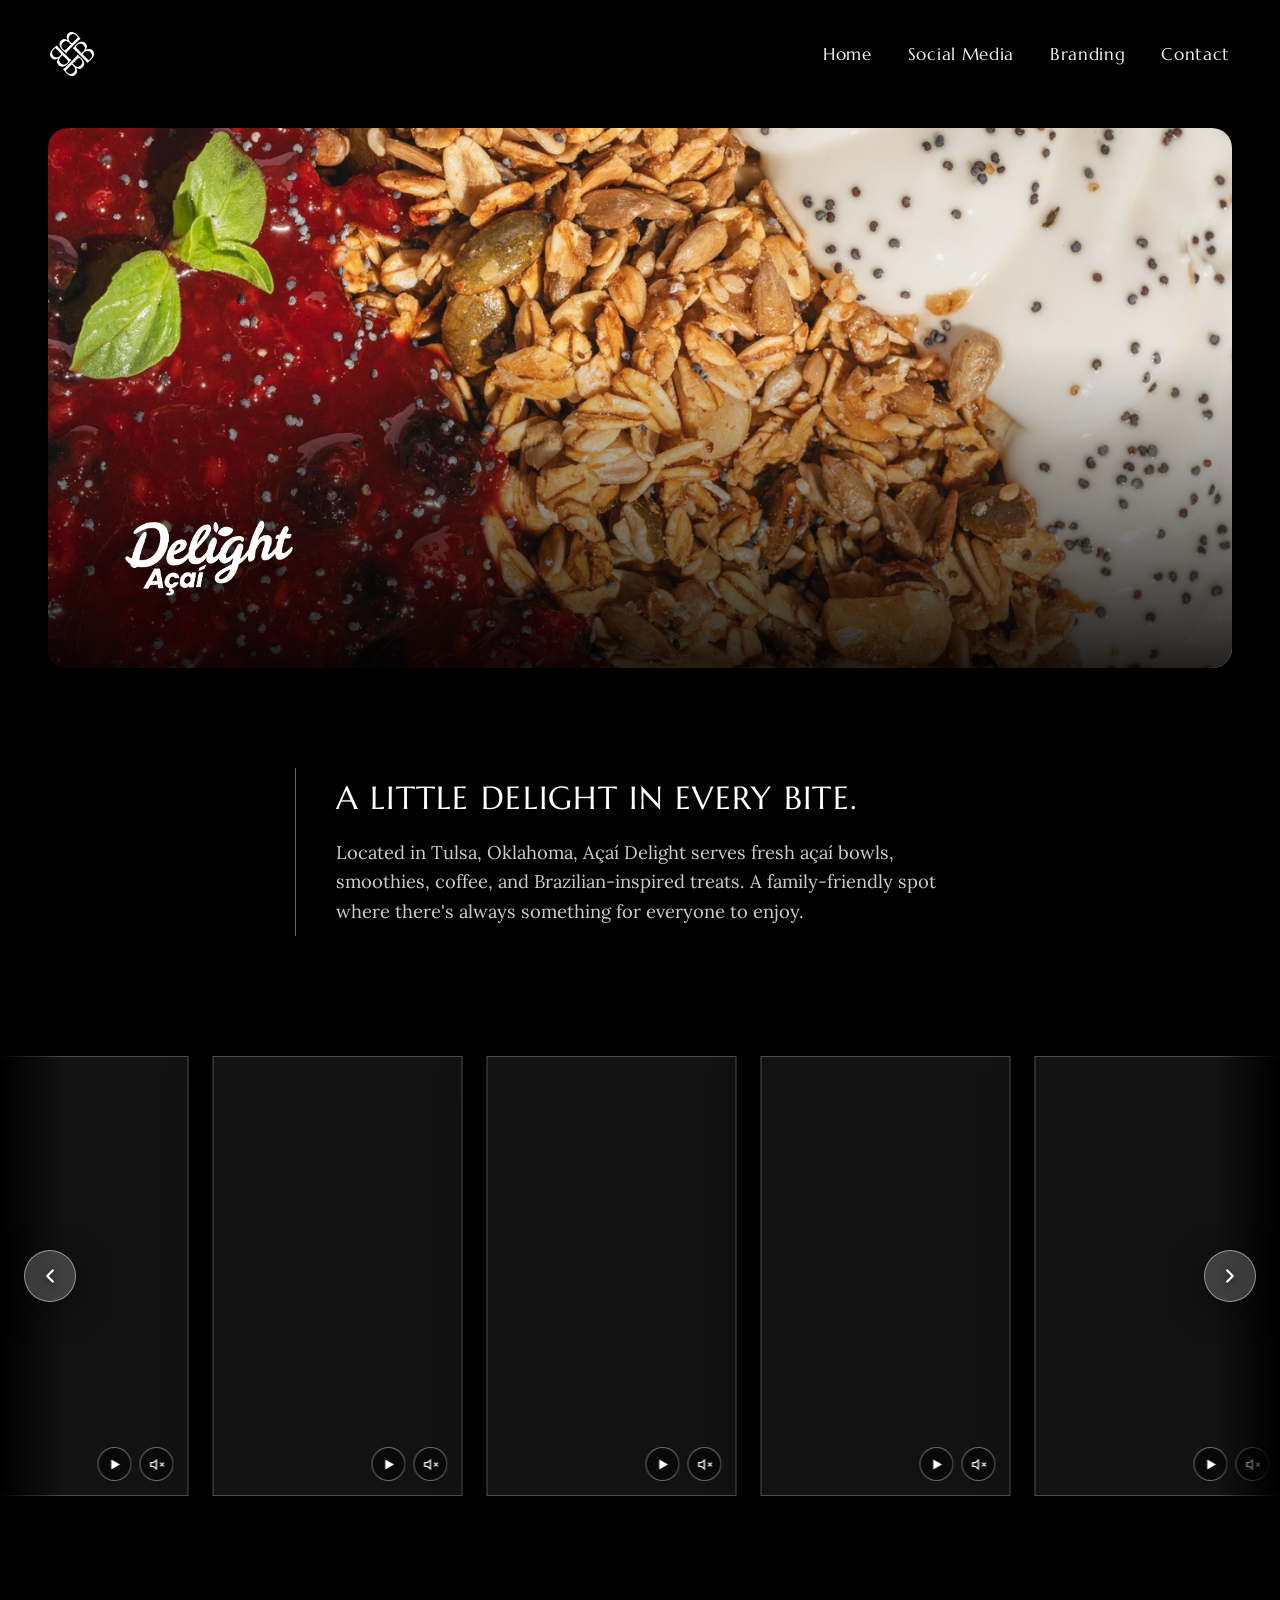
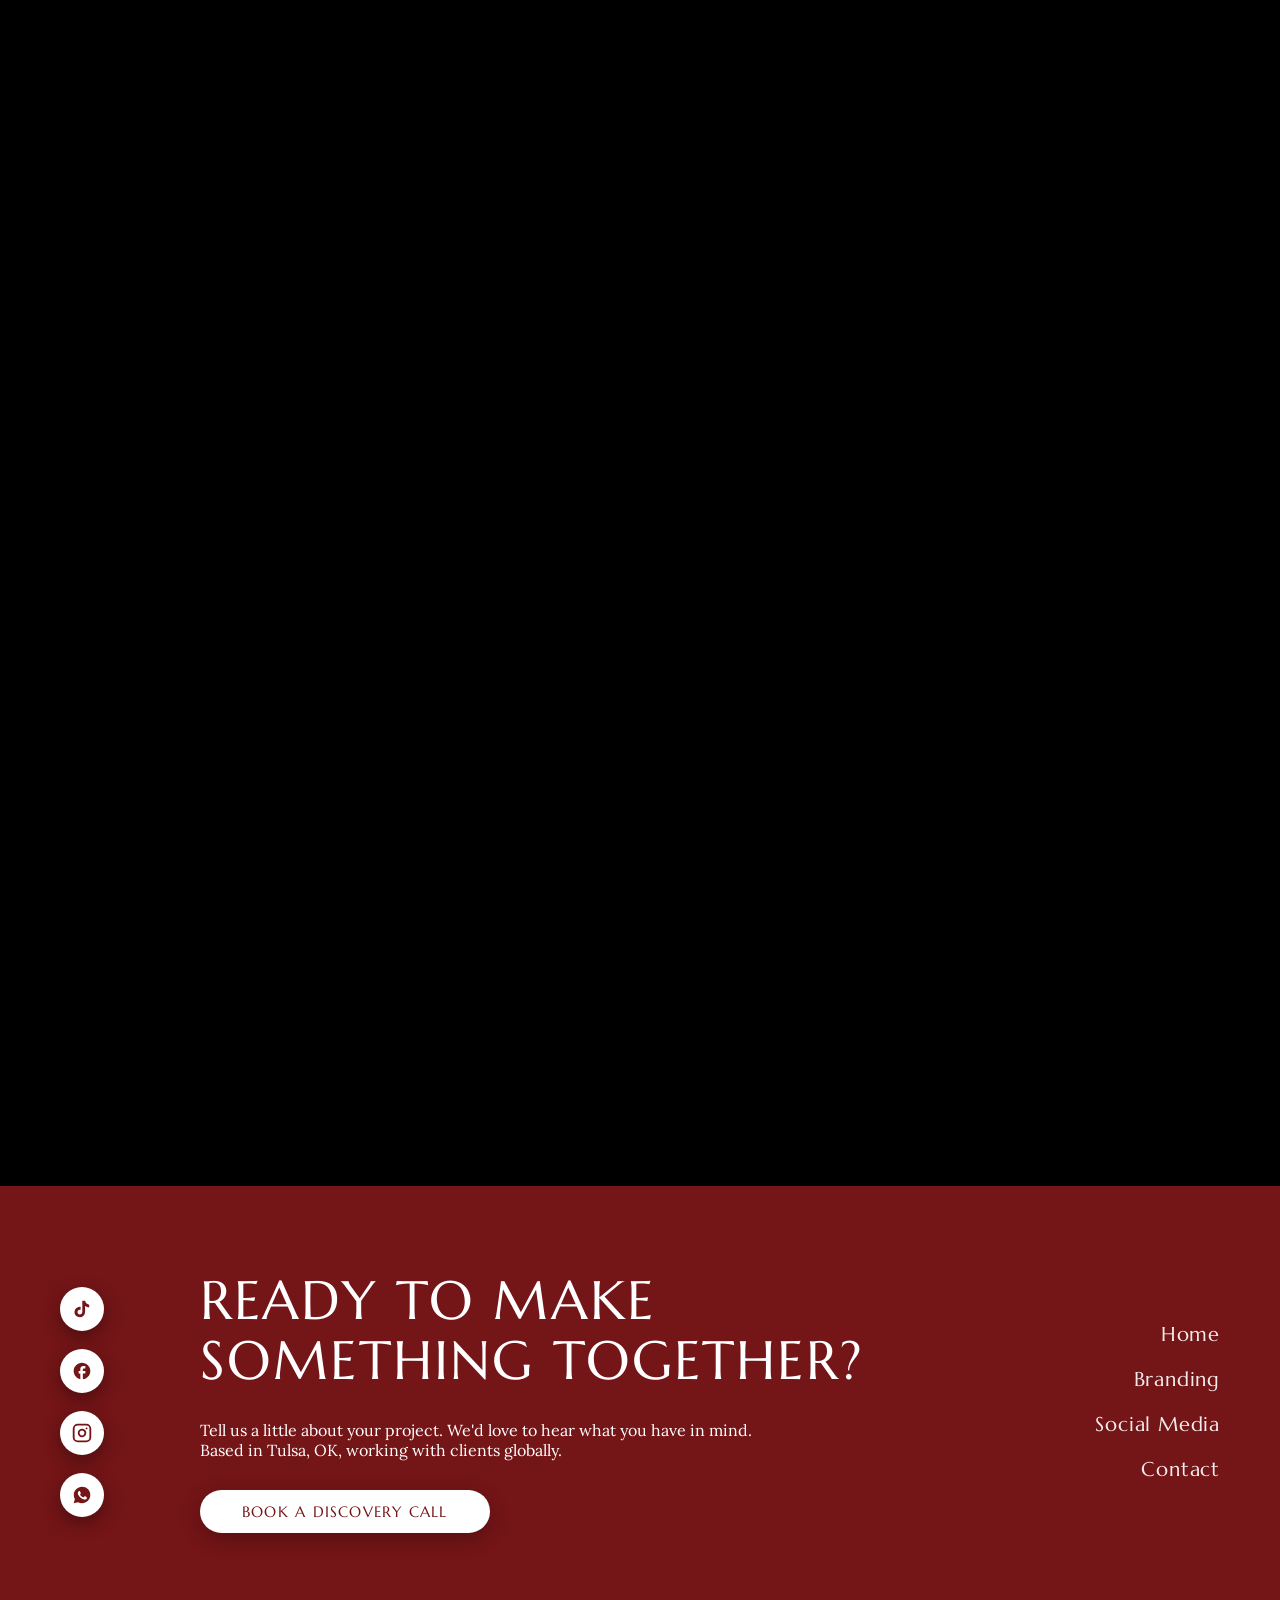
<file: Acai.html>
<!DOCTYPE html>
<html lang="en">
<head>
  <meta charset="UTF-8">
  <meta name="viewport" content="width=device-width, initial-scale=1.0">
  <title>Açaí Delight</title>

  <!-- Google Fonts -->
  <link rel="preconnect" href="https://fonts.googleapis.com">
  <link rel="preconnect" href="https://fonts.gstatic.com" crossorigin>
  <link href="https://fonts.googleapis.com/css2?family=Lora:ital,wght@0,400;0,500;1,400;1,500&family=Marcellus&display=swap" rel="stylesheet">

  <!-- Preconexión a Cloudflare R2 -->
  <link rel="preconnect" href="https://pub-6bf4c243ac1148e3a5c3381489ba08fd.r2.dev" crossorigin>
  <link rel="dns-prefetch" href="https://pub-6bf4c243ac1148e3a5c3381489ba08fd.r2.dev">

  <link rel="stylesheet" href="style.css">
</head>
<body>
  <!-- INICIO DEL LOADER -->
  <div id="contenedor-loader">
    <video class="video-loader" autoplay loop muted playsinline>
      <source src="1116.mp4" type="video/mp4">
    </video>
  </div>
  <!-- FIN DEL LOADER -->

  <!-- Cursor Personalizado -->
  <div class="custom-cursor" id="customCursor">
    <svg viewBox="0 0 24 24" fill="none" stroke="currentColor" stroke-width="2.2" stroke-linecap="round" stroke-linejoin="round">
      <line x1="7" y1="17" x2="17" y2="7"></line>
      <polyline points="7 7 17 7 17 17"></polyline>
    </svg>
  </div>

  <header class="navbar">
    <a href="index.html" class="brand-logo" aria-label="Home">
      <img src="BHLOGO.png" alt="Símbolo de marca" class="brand-logo-img">
    </a>

    <nav class="nav-links">
      <a href="index.html" class="nav-link">Home</a>
       <a href="Social-Media" class="nav-link">Social Media</a>
      <a href="Branding" class="nav-link">Branding</a>
      <a href="Contact" class="nav-link">Contact</a>
    </nav>
  </header>
  
  <!-- BANNER 1: HERO DEL PROYECTO -->
  <section class="Oproject-hero">
    <div class="project-hero-image-wrapper banner-slate">
      <img src="./Acai/acai8.png" alt="Açaí Delight Bowls" class="project-hero-bg slate-banner">
      <div class="project-hero-overlay"></div>
    </div>
    
    <div class="project-hero-content">
      <img src="./Acai/1457.png" alt="Açaí Delight" class="project-logo">
    </div>
  </section>

  <!-- BANNER 2: TEXTO ESTRUCTURADO CON LÍNEA VERTICAL -->
  <section class="project-text-section">
    <div class="project-text-wrapper">
      <div class="project-text-line"></div>
      
      <div class="project-text-content">
        <h2 class="project-text-title">A LITTLE DELIGHT IN EVERY BITE.</h2>
        <p class="project-text-paragraph">
          Located in Tulsa, Oklahoma, Açaí Delight serves fresh açaí bowls, smoothies, coffee, and Brazilian-inspired treats. A family-friendly spot where there's always something for everyone to enjoy.
        </p>
      </div>
    </div>
  </section>

  <!-- BANNER 3: CARRUSEL DE VIDEOS EN BUCLE (7 VIDEOS ÚNICOS) -->
  <section class="carousel-section project-carousel">
    <div class="carousel-nav-wrapper">
      <button class="glass-btn" id="prevBtn" aria-label="Reel anterior">
        <svg viewBox="0 0 24 24" fill="none" stroke="currentColor" stroke-width="2.5" stroke-linecap="round" stroke-linejoin="round">
          <polyline points="15 18 9 12 15 6"></polyline>
        </svg>
      </button>

      <div class="carousel-viewport" id="carouselViewport">
        <div class="carousel-track" id="carouselTrack">
          
          <!-- Tarjeta de Video 1 -->
          <article class="reel-card">
            <div class="reel-controls">
              <button class="reel-ctrl-btn btn-play" aria-label="Play/Pause">
                <svg class="icon-play" viewBox="0 0 24 24" fill="currentColor"><polygon points="6 4 20 12 6 20 6 4"></polygon></svg>
                <svg class="icon-pause" viewBox="0 0 24 24" fill="currentColor"><rect x="6" y="4" width="4" height="16"></rect><rect x="14" y="4" width="4" height="16"></rect></svg>
              </button>
              <button class="reel-ctrl-btn btn-mute" aria-label="Mute/Unmute">
                <svg class="icon-unmuted" viewBox="0 0 24 24" fill="none" stroke="currentColor" stroke-width="2"><polygon points="11 5 6 9 2 9 2 15 6 15 11 19 11 5"></polygon><path d="M19.07 4.93a10 10 0 0 1 0 14.14M15.54 8.46a5 5 0 0 1 0 7.07"></path></svg>
                <svg class="icon-muted" viewBox="0 0 24 24" fill="none" stroke="currentColor" stroke-width="2"><polygon points="11 5 6 9 2 9 2 15 6 15 11 19 11 5"></polygon><line x1="23" y1="9" x2="17" y2="15"></line><line x1="17" y1="9" x2="23" y2="15"></line></svg>
              </button>
            </div>
            <video class="reel-video" loop muted playsinline preload="none" src="https://pub-6bf4c243ac1148e3a5c3381489ba08fd.r2.dev/1.mp4"></video>
          </article>

          <!-- Tarjeta de Video 2 -->
          <article class="reel-card">
            <div class="reel-controls">
              <button class="reel-ctrl-btn btn-play" aria-label="Play/Pause">
                <svg class="icon-play" viewBox="0 0 24 24" fill="currentColor"><polygon points="6 4 20 12 6 20 6 4"></polygon></svg>
                <svg class="icon-pause" viewBox="0 0 24 24" fill="currentColor"><rect x="6" y="4" width="4" height="16"></rect><rect x="14" y="4" width="4" height="16"></rect></svg>
              </button>
              <button class="reel-ctrl-btn btn-mute" aria-label="Mute/Unmute">
                <svg class="icon-unmuted" viewBox="0 0 24 24" fill="none" stroke="currentColor" stroke-width="2"><polygon points="11 5 6 9 2 9 2 15 6 15 11 19 11 5"></polygon><path d="M19.07 4.93a10 10 0 0 1 0 14.14M15.54 8.46a5 5 0 0 1 0 7.07"></path></svg>
                <svg class="icon-muted" viewBox="0 0 24 24" fill="none" stroke="currentColor" stroke-width="2"><polygon points="11 5 6 9 2 9 2 15 6 15 11 19 11 5"></polygon><line x1="23" y1="9" x2="17" y2="15"></line><line x1="17" y1="9" x2="23" y2="15"></line></svg>
              </button>
            </div>
            <video class="reel-video" loop muted playsinline preload="none" src="https://pub-6bf4c243ac1148e3a5c3381489ba08fd.r2.dev/2.mp4"></video>
          </article>

          <!-- Tarjeta de Video 3 -->
          <article class="reel-card">
            <div class="reel-controls">
              <button class="reel-ctrl-btn btn-play" aria-label="Play/Pause">
                <svg class="icon-play" viewBox="0 0 24 24" fill="currentColor"><polygon points="6 4 20 12 6 20 6 4"></polygon></svg>
                <svg class="icon-pause" viewBox="0 0 24 24" fill="currentColor"><rect x="6" y="4" width="4" height="16"></rect><rect x="14" y="4" width="4" height="16"></rect></svg>
              </button>
              <button class="reel-ctrl-btn btn-mute" aria-label="Mute/Unmute">
                <svg class="icon-unmuted" viewBox="0 0 24 24" fill="none" stroke="currentColor" stroke-width="2"><polygon points="11 5 6 9 2 9 2 15 6 15 11 19 11 5"></polygon><path d="M19.07 4.93a10 10 0 0 1 0 14.14M15.54 8.46a5 5 0 0 1 0 7.07"></path></svg>
                <svg class="icon-muted" viewBox="0 0 24 24" fill="none" stroke="currentColor" stroke-width="2"><polygon points="11 5 6 9 2 9 2 15 6 15 11 19 11 5"></polygon><line x1="23" y1="9" x2="17" y2="15"></line><line x1="17" y1="9" x2="23" y2="15"></line></svg>
              </button>
            </div>
            <video class="reel-video" loop muted playsinline preload="none" src="https://pub-6bf4c243ac1148e3a5c3381489ba08fd.r2.dev/9.mp4"></video>
          </article>

          <!-- Tarjeta de Video 4 -->
          <article class="reel-card">
            <div class="reel-controls">
              <button class="reel-ctrl-btn btn-play" aria-label="Play/Pause">
                <svg class="icon-play" viewBox="0 0 24 24" fill="currentColor"><polygon points="6 4 20 12 6 20 6 4"></polygon></svg>
                <svg class="icon-pause" viewBox="0 0 24 24" fill="currentColor"><rect x="6" y="4" width="4" height="16"></rect><rect x="14" y="4" width="4" height="16"></rect></svg>
              </button>
              <button class="reel-ctrl-btn btn-mute" aria-label="Mute/Unmute">
                <svg class="icon-unmuted" viewBox="0 0 24 24" fill="none" stroke="currentColor" stroke-width="2"><polygon points="11 5 6 9 2 9 2 15 6 15 11 19 11 5"></polygon><path d="M19.07 4.93a10 10 0 0 1 0 14.14M15.54 8.46a5 5 0 0 1 0 7.07"></path></svg>
                <svg class="icon-muted" viewBox="0 0 24 24" fill="none" stroke="currentColor" stroke-width="2"><polygon points="11 5 6 9 2 9 2 15 6 15 11 19 11 5"></polygon><line x1="23" y1="9" x2="17" y2="15"></line><line x1="17" y1="9" x2="23" y2="15"></line></svg>
              </button>
            </div>
            <video class="reel-video" loop muted playsinline preload="none" src="https://pub-6bf4c243ac1148e3a5c3381489ba08fd.r2.dev/8.mp4"></video>
          </article>

          <!-- Tarjeta de Video 5 -->
          <article class="reel-card">
            <div class="reel-controls">
              <button class="reel-ctrl-btn btn-play" aria-label="Play/Pause">
                <svg class="icon-play" viewBox="0 0 24 24" fill="currentColor"><polygon points="6 4 20 12 6 20 6 4"></polygon></svg>
                <svg class="icon-pause" viewBox="0 0 24 24" fill="currentColor"><rect x="6" y="4" width="4" height="16"></rect><rect x="14" y="4" width="4" height="16"></rect></svg>
              </button>
              <button class="reel-ctrl-btn btn-mute" aria-label="Mute/Unmute">
                <svg class="icon-unmuted" viewBox="0 0 24 24" fill="none" stroke="currentColor" stroke-width="2"><polygon points="11 5 6 9 2 9 2 15 6 15 11 19 11 5"></polygon><path d="M19.07 4.93a10 10 0 0 1 0 14.14M15.54 8.46a5 5 0 0 1 0 7.07"></path></svg>
                <svg class="icon-muted" viewBox="0 0 24 24" fill="none" stroke="currentColor" stroke-width="2"><polygon points="11 5 6 9 2 9 2 15 6 15 11 19 11 5"></polygon><line x1="23" y1="9" x2="17" y2="15"></line><line x1="17" y1="9" x2="23" y2="15"></line></svg>
              </button>
            </div>
            <video class="reel-video" loop muted playsinline preload="none" src="https://pub-6bf4c243ac1148e3a5c3381489ba08fd.r2.dev/7.mp4"></video>
          </article>

          <!-- Tarjeta de Video 6 -->
          <article class="reel-card">
            <div class="reel-controls">
              <button class="reel-ctrl-btn btn-play" aria-label="Play/Pause">
                <svg class="icon-play" viewBox="0 0 24 24" fill="currentColor"><polygon points="6 4 20 12 6 20 6 4"></polygon></svg>
                <svg class="icon-pause" viewBox="0 0 24 24" fill="currentColor"><rect x="6" y="4" width="4" height="16"></rect><rect x="14" y="4" width="4" height="16"></rect></svg>
              </button>
              <button class="reel-ctrl-btn btn-mute" aria-label="Mute/Unmute">
                <svg class="icon-unmuted" viewBox="0 0 24 24" fill="none" stroke="currentColor" stroke-width="2"><polygon points="11 5 6 9 2 9 2 15 6 15 11 19 11 5"></polygon><path d="M19.07 4.93a10 10 0 0 1 0 14.14M15.54 8.46a5 5 0 0 1 0 7.07"></path></svg>
                <svg class="icon-muted" viewBox="0 0 24 24" fill="none" stroke="currentColor" stroke-width="2"><polygon points="11 5 6 9 2 9 2 15 6 15 11 19 11 5"></polygon><line x1="23" y1="9" x2="17" y2="15"></line><line x1="17" y1="9" x2="23" y2="15"></line></svg>
              </button>
            </div>
            <video class="reel-video" loop muted playsinline preload="none" src="https://pub-6bf4c243ac1148e3a5c3381489ba08fd.r2.dev/6.mp4"></video>
          </article>

          <!-- Tarjeta de Video 7 -->
          <article class="reel-card">
            <div class="reel-controls">
              <button class="reel-ctrl-btn btn-play" aria-label="Play/Pause">
                <svg class="icon-play" viewBox="0 0 24 24" fill="currentColor"><polygon points="6 4 20 12 6 20 6 4"></polygon></svg>
                <svg class="icon-pause" viewBox="0 0 24 24" fill="currentColor"><rect x="6" y="4" width="4" height="16"></rect><rect x="14" y="4" width="4" height="16"></rect></svg>
              </button>
              <button class="reel-ctrl-btn btn-mute" aria-label="Mute/Unmute">
                <svg class="icon-unmuted" viewBox="0 0 24 24" fill="none" stroke="currentColor" stroke-width="2"><polygon points="11 5 6 9 2 9 2 15 6 15 11 19 11 5"></polygon><path d="M19.07 4.93a10 10 0 0 1 0 14.14M15.54 8.46a5 5 0 0 1 0 7.07"></path></svg>
                <svg class="icon-muted" viewBox="0 0 24 24" fill="none" stroke="currentColor" stroke-width="2"><polygon points="11 5 6 9 2 9 2 15 6 15 11 19 11 5"></polygon><line x1="23" y1="9" x2="17" y2="15"></line><line x1="17" y1="9" x2="23" y2="15"></line></svg>
              </button>
            </div>
            <video class="reel-video" loop muted playsinline preload="none" src="https://pub-6bf4c243ac1148e3a5c3381489ba08fd.r2.dev/5.mp4"></video>
          </article>

        </div>
      </div>

      <button class="glass-btn" id="nextBtn" aria-label="Reel siguiente">
        <svg viewBox="0 0 24 24" fill="none" stroke="currentColor" stroke-width="2.5" stroke-linecap="round" stroke-linejoin="round">
          <polyline points="9 18 15 12 9 6"></polyline>
        </svg>
      </button>
    </div>
  </section>

  <!-- BANNER 4: ESTADÍSTICAS DEL PROYECTO -->
  <section class="project-stats-section">
    <div class="project-stats-container">
      <div class="project-stat-item scroll-reveal">
        <h3 class="p-stat-number">+50.000<br>VIEWS</h3>
        <p class="p-stat-sub">Content that connects.</p>
      </div>
      
      <div class="project-stat-item scroll-reveal">
        <h3 class="p-stat-number">+15<br>CONTENT</h3>
        <p class="p-stat-sub">Creative pieces delivered.</p>
      </div>
    </div>
  </section>

  <!-- BANNER 5: VISUAL DIRECTION (CARRUSEL DE IDENTIDAD) -->
  <section class="visual-direction-section">
    <h2 class="visual-direction-title scroll-reveal">VISUAL DIRECTION</h2>
    
    <div class="vd-carousel-wrapper scroll-reveal">
      <div class="vd-carousel-track" id="vdCarouselTrack">
        <img src="./Acai/1.png" loading="lazy" alt="Identidad Visual Acai 1" class="vd-carousel-img">
        <img src="./Acai/2.png" loading="lazy" alt="Identidad Visual Acai 2" class="vd-carousel-img">
        <img src="./Acai/3.png" loading="lazy" alt="Identidad Visual Acai 3" class="vd-carousel-img">
        <img src="./Acai/4.png" loading="lazy" alt="Identidad Visual Acai 4" class="vd-carousel-img">
        <img src="./Acai/5.png" loading="lazy" alt="Identidad Visual Acai 5" class="vd-carousel-img">
      </div>
      
      <div class="vd-carousel-dots2">
        <button class="vd-dot2 vd-dot active" aria-label="Ir a imagen 1"></button>
        <button class="vd-dot2 vd-dot" aria-label="Ir a imagen 2"></button>
        <button class="vd-dot2 vd-dot" aria-label="Ir a imagen 3"></button>
        <button class="vd-dot2 vd-dot" aria-label="Ir a imagen 4"></button>
        <button class="vd-dot2 vd-dot" aria-label="Ir a imagen 5"></button>
      </div>
    </div>
  </section>

  <!-- BANNER: FOOTER ROJO VINO -->
  <footer class="footer-banner" id="contact">
    <div class="footer-container">
      <div class="footer-socials">
        <a href="https://www.tiktok.com/@bitacorahouse" class="social-circle" aria-label="TikTok">
          <svg viewBox="0 0 24 24" fill="currentColor">
            <path d="M19.59 6.69a4.83 4.83 0 0 1-3.77-4.25V2h-3.45v13.67a2.89 2.89 0 0 1-5.2 1.74 2.89 2.89 0 0 1 2.31-4.64c.29 0 .58.04.86.12V9.32a6.34 6.34 0 0 0-.86-.06A6.33 6.33 0 0 0 3 15.59a6.34 6.34 0 0 0 10.82 4.47 6.27 6.27 0 0 0 1.88-4.47V8.5a8.2 8.2 0 0 0 4.89 1.63v-3.44h-1z"/>
          </svg>
        </a>
        <a href="https://www.facebook.com/profile.php?id=61594829940102" class="social-circle" aria-label="Facebook">
          <svg viewBox="0 0 24 24" fill="currentColor">
            <path d="M22 12c0-5.52-4.48-10-10-10S2 6.48 2 12c0 4.84 3.44 8.87 8 9.8V15H8v-3h2V9.5C10 7.57 11.57 6 13.5 6H16v3h-2c-.55 0-1 .45-1 1v2h3v3h-3v6.95C18.05 21.45 22 17.19 22 12z"/>
          </svg>
        </a>
        <a href="https://www.instagram.com/bitacorahouse/" class="social-circle" aria-label="Instagram">
          <svg viewBox="0 0 24 24" fill="none" stroke="currentColor" stroke-width="2.2" stroke-linecap="round" stroke-linejoin="round">
            <rect x="2" y="2" width="20" height="20" rx="5" ry="5"></rect>
            <path d="M16 11.37A4 4 0 1 1 12.63 8 4 4 0 0 1 16 11.37z"></path>
            <line x1="17.5" y1="6.5" x2="17.51" y2="6.5"></line>
          </svg>
        </a>
        <a href="https://wa.me/19188155447" class="social-circle" aria-label="WhatsApp">
          <svg viewBox="0 0 24 24" fill="currentColor">
            <path d="M12.04 2c-5.46 0-9.91 4.45-9.91 9.91 0 1.75.46 3.45 1.32 4.95L2.05 22l5.25-1.38c1.45.79 3.08 1.21 4.74 1.21 5.46 0 9.91-4.45 9.91-9.91 0-2.65-1.03-5.14-2.9-7.01A9.82 9.82 0 0 0 12.04 2zm5.78 14.07c-.24.68-1.39 1.3-1.92 1.38-.49.07-1.12.1-3.23-.77-2.7-1.12-4.44-3.86-4.57-4.04-.13-.18-1.09-1.45-1.09-2.76s.69-1.96.93-2.22c.24-.27.53-.33.71-.33.18 0 .35 0 .5.01.16.01.37-.06.58.44.22.52.74 1.8.8 1.93.07.13.11.29.02.47-.09.18-.13.29-.27.45-.13.16-.28.35-.4.47-.13.13-.27.27-.12.53.16.27.69 1.14 1.48 1.84 1.02.91 1.88 1.19 2.15 1.32.27.13.42.11.58-.07.16-.18.68-.79.86-1.06.18-.27.35-.22.6-.13.24.09 1.54.73 1.81.86.27.13.44.2.5.31.07.11.07.64-.17 1.32z"/>
          </svg>
        </a>
      </div>

      <div class="footer-center">
        <h2 class="footer-title">READY TO MAKE SOMETHING TOGETHER?</h2>
        <p>Tell us a little about your project. We'd love to hear what you have in mind.<br>Based in Tulsa, OK, working with clients globally.</p>
        <a href="Contact" class="footer-btn-pill">BOOK A DISCOVERY CALL</a>
      </div>

      <nav class="footer-nav">
        <a href="index.html" class="footer-link">Home</a>
        <a href="Branding" class="footer-link">Branding</a>
        <a href="Social-Media" class="footer-link">Social Media</a>
        <a href="Contact" class="footer-link">Contact</a>
      </nav>
    </div>
  </footer>

  <script src="script.js"></script>
</body>
</html>
</file>
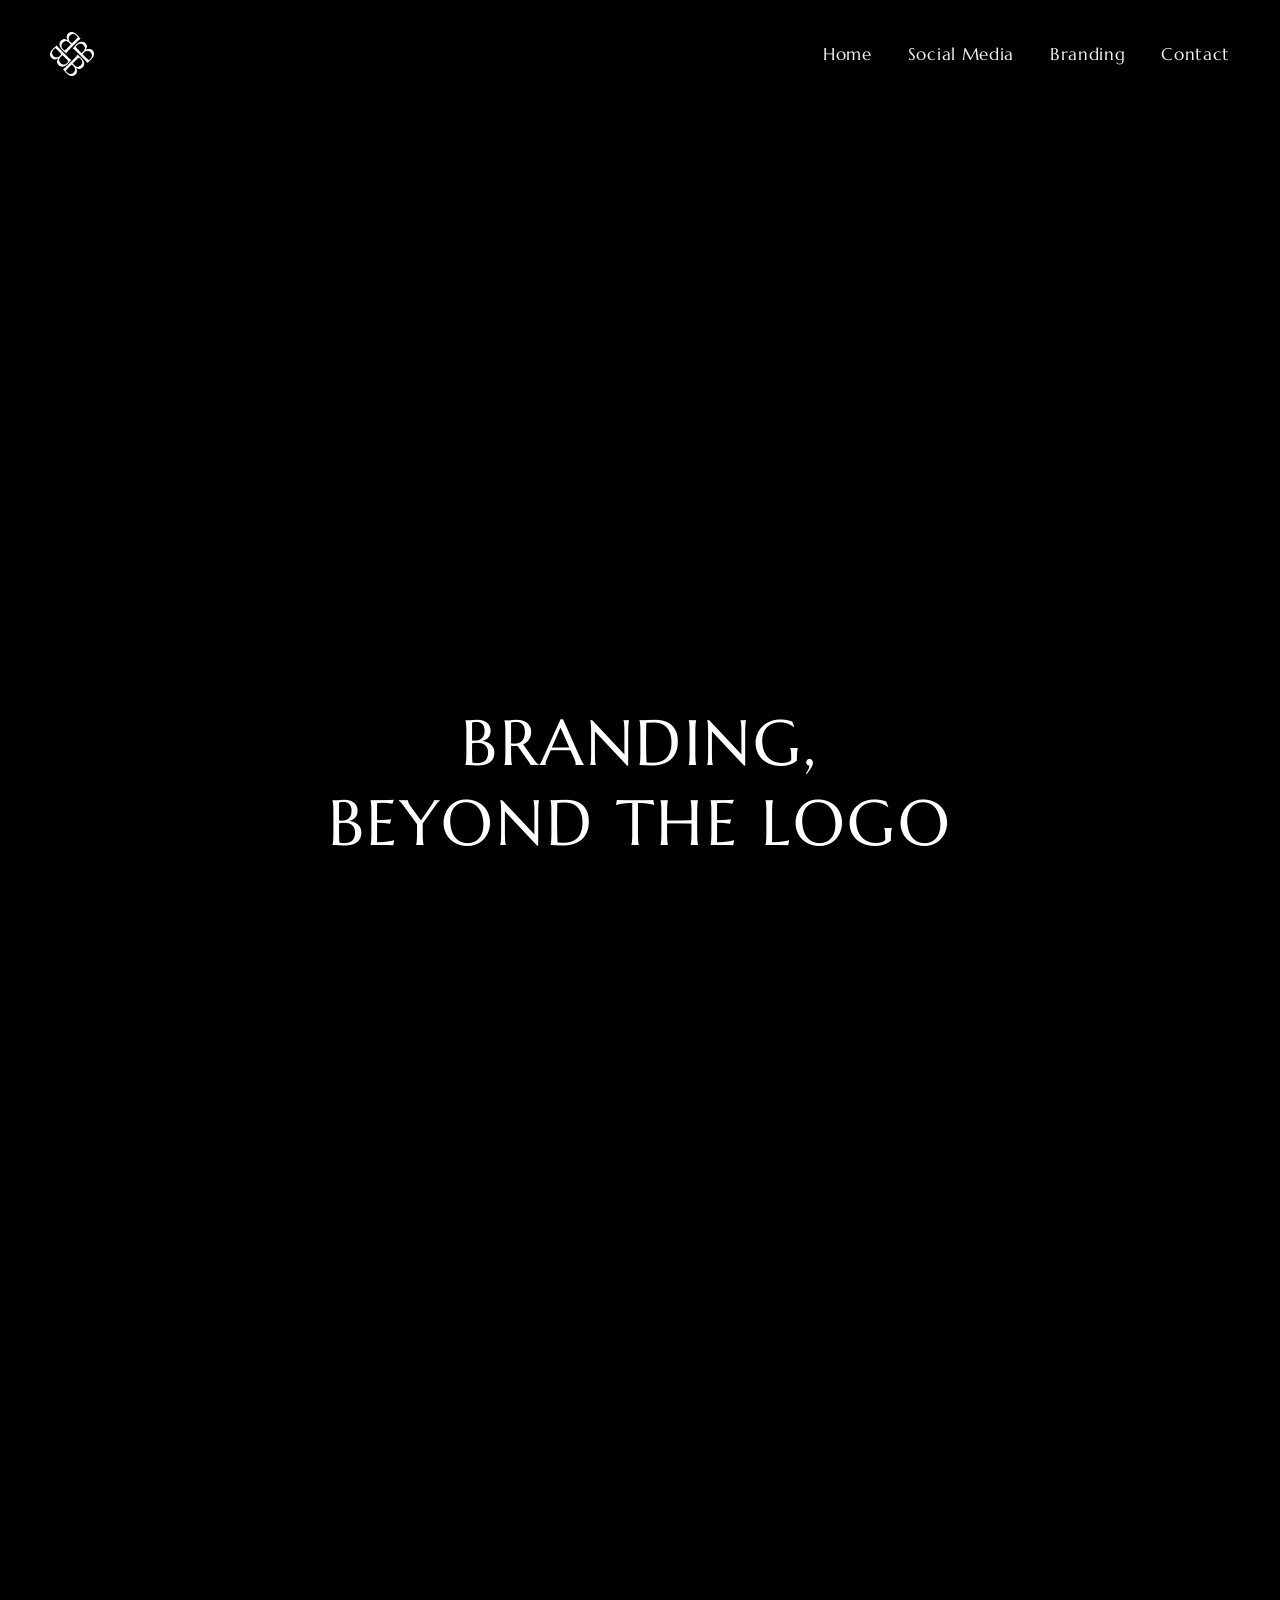
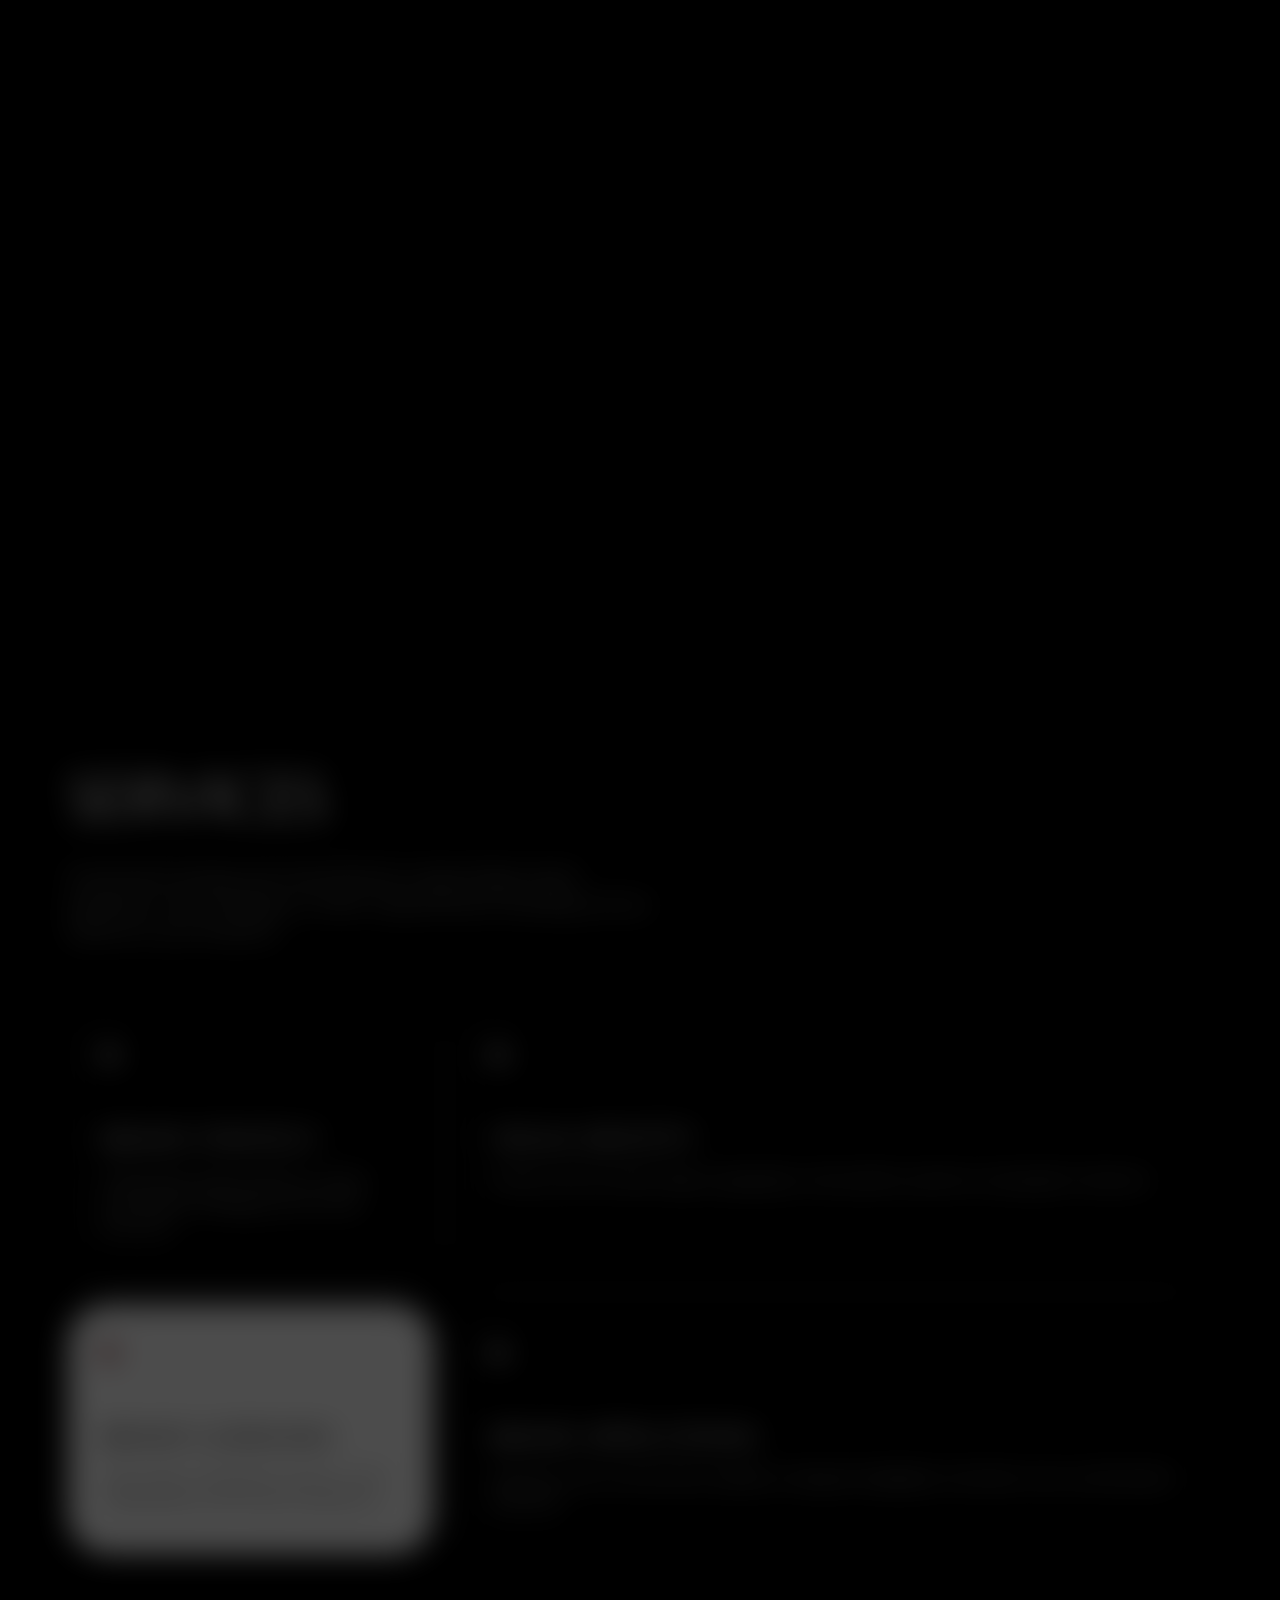
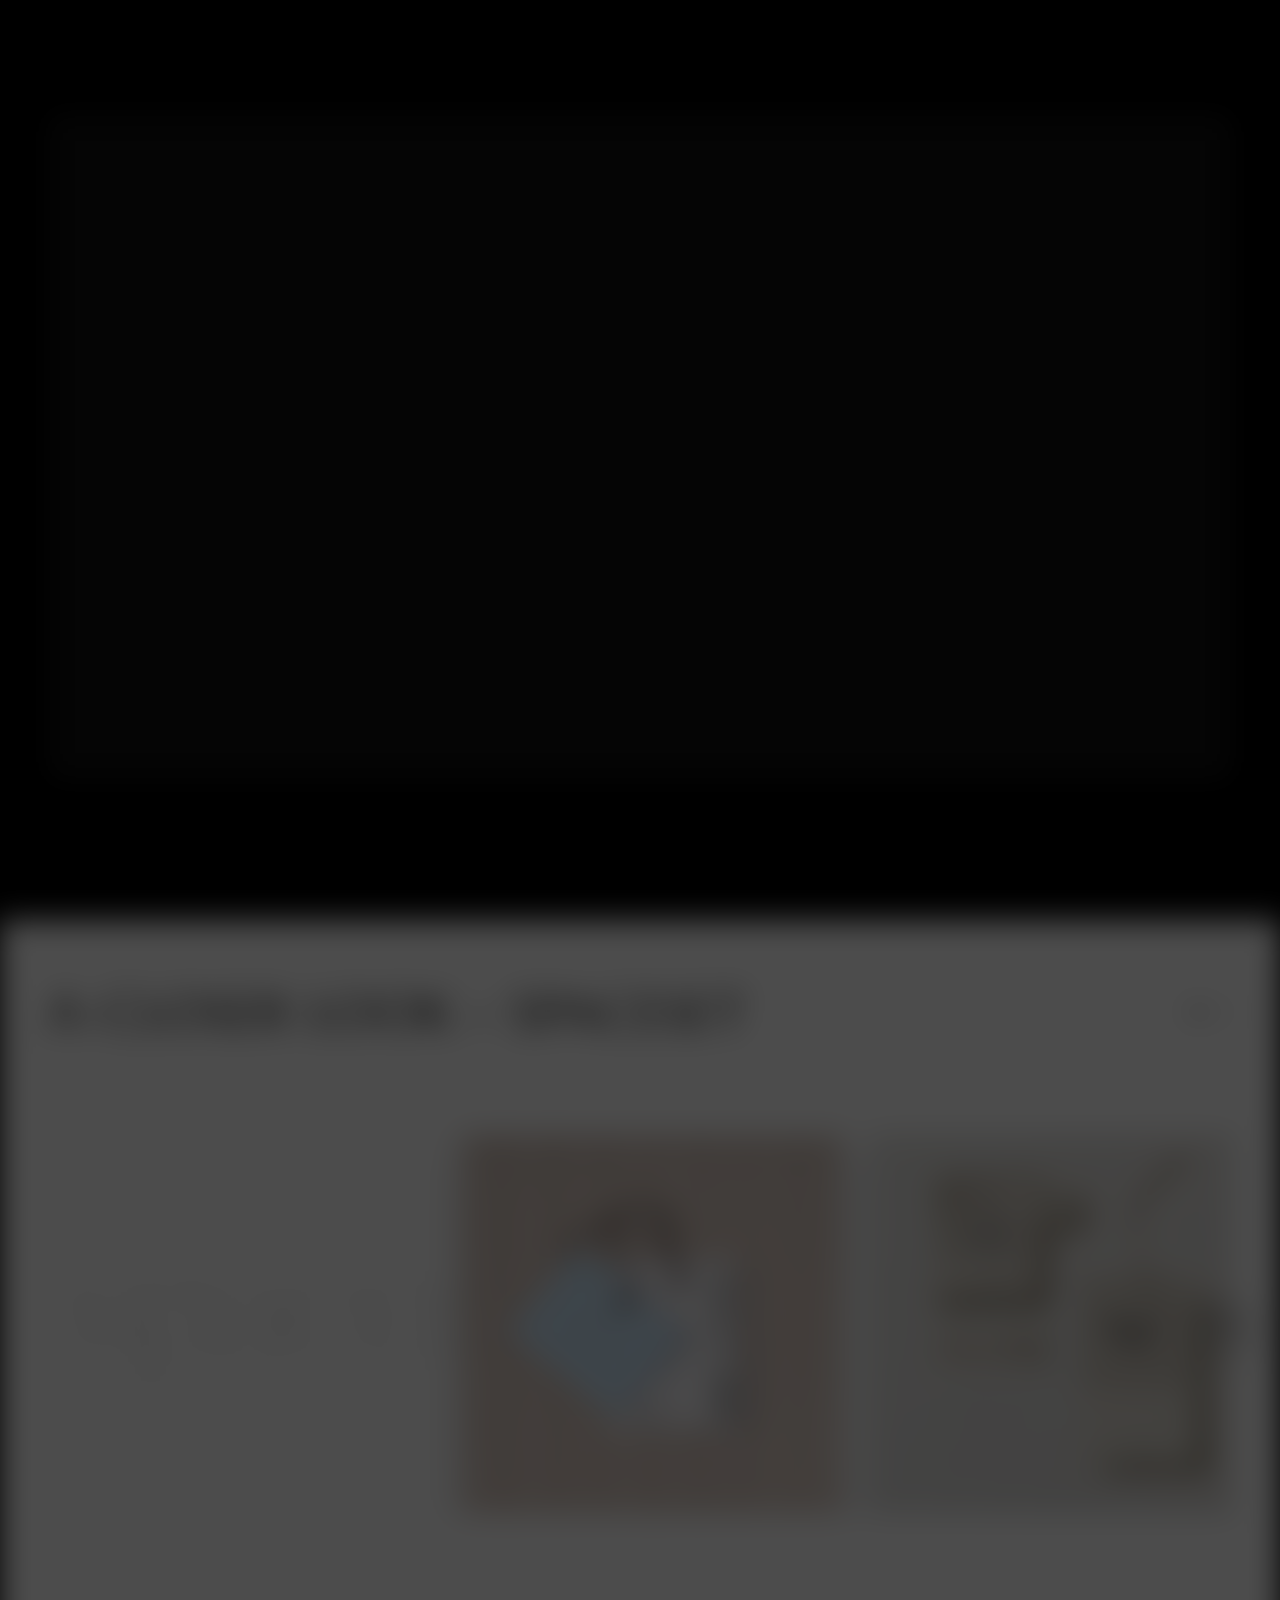
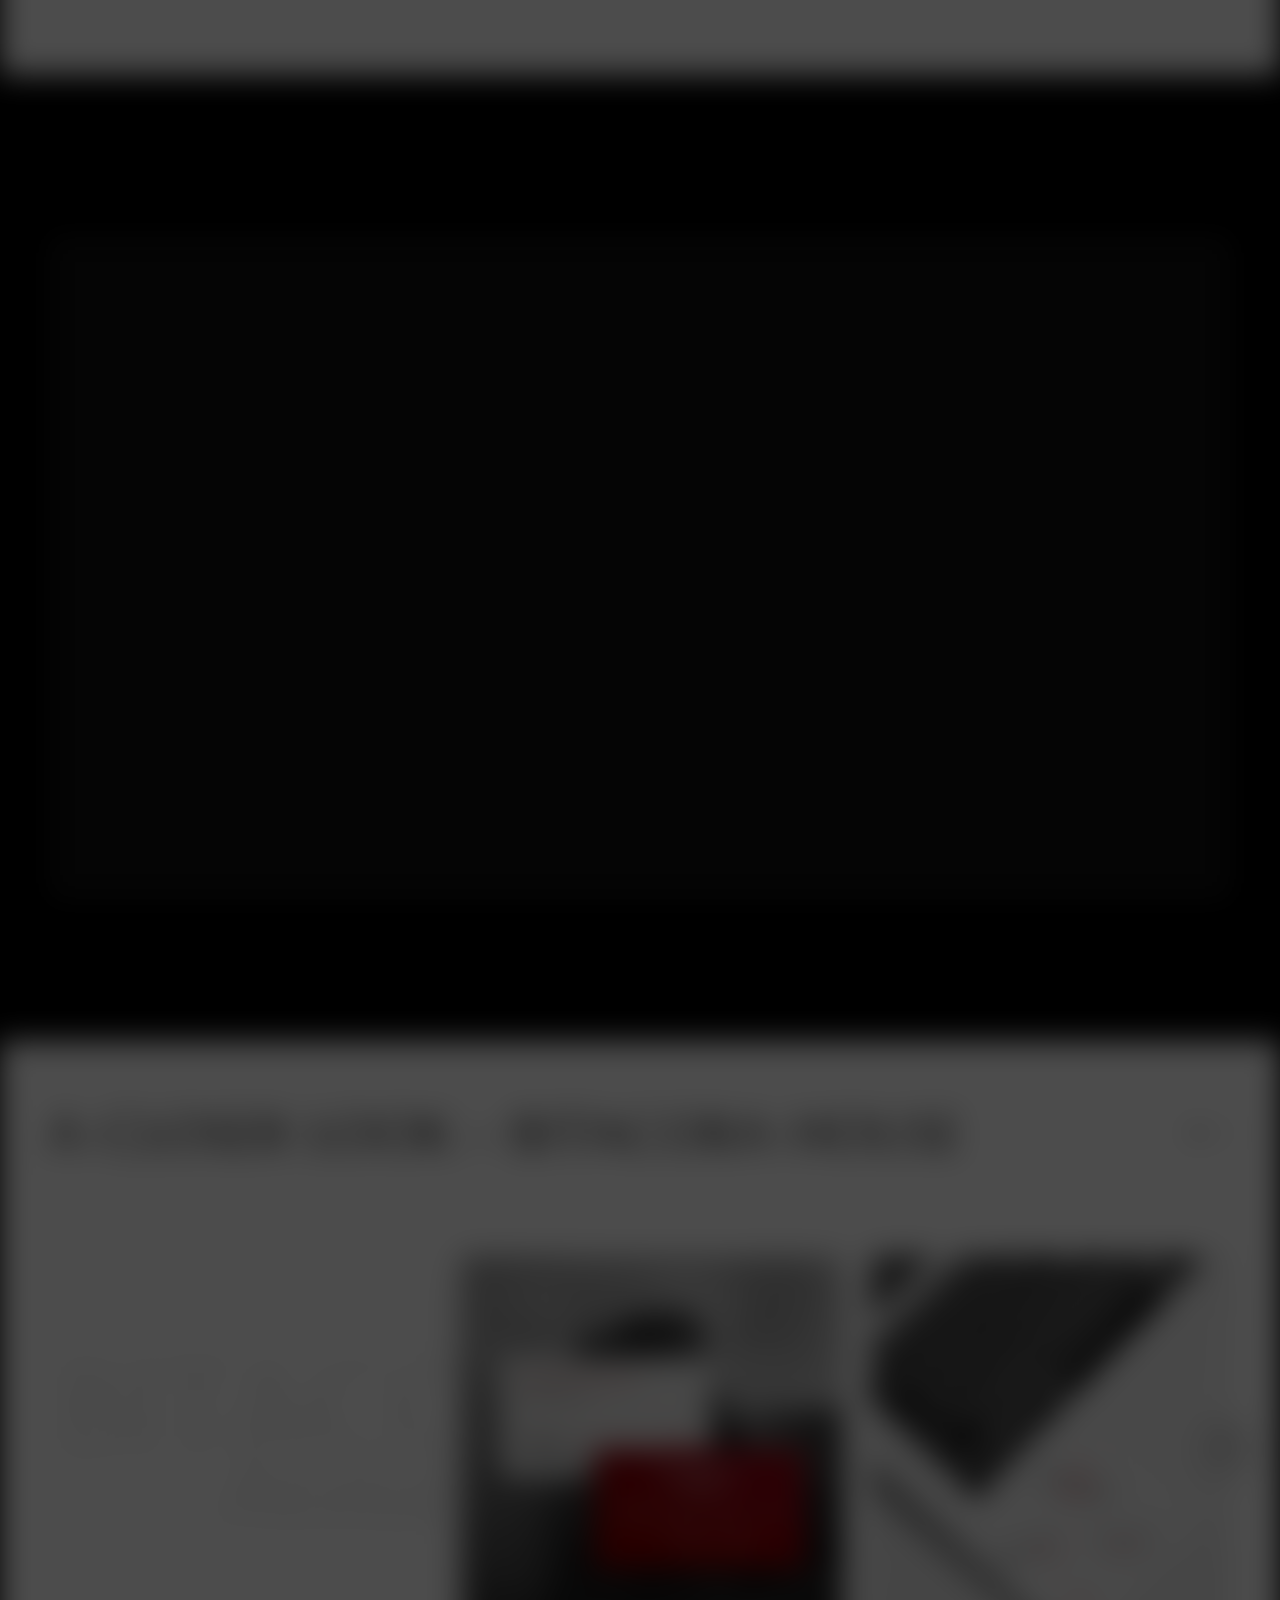
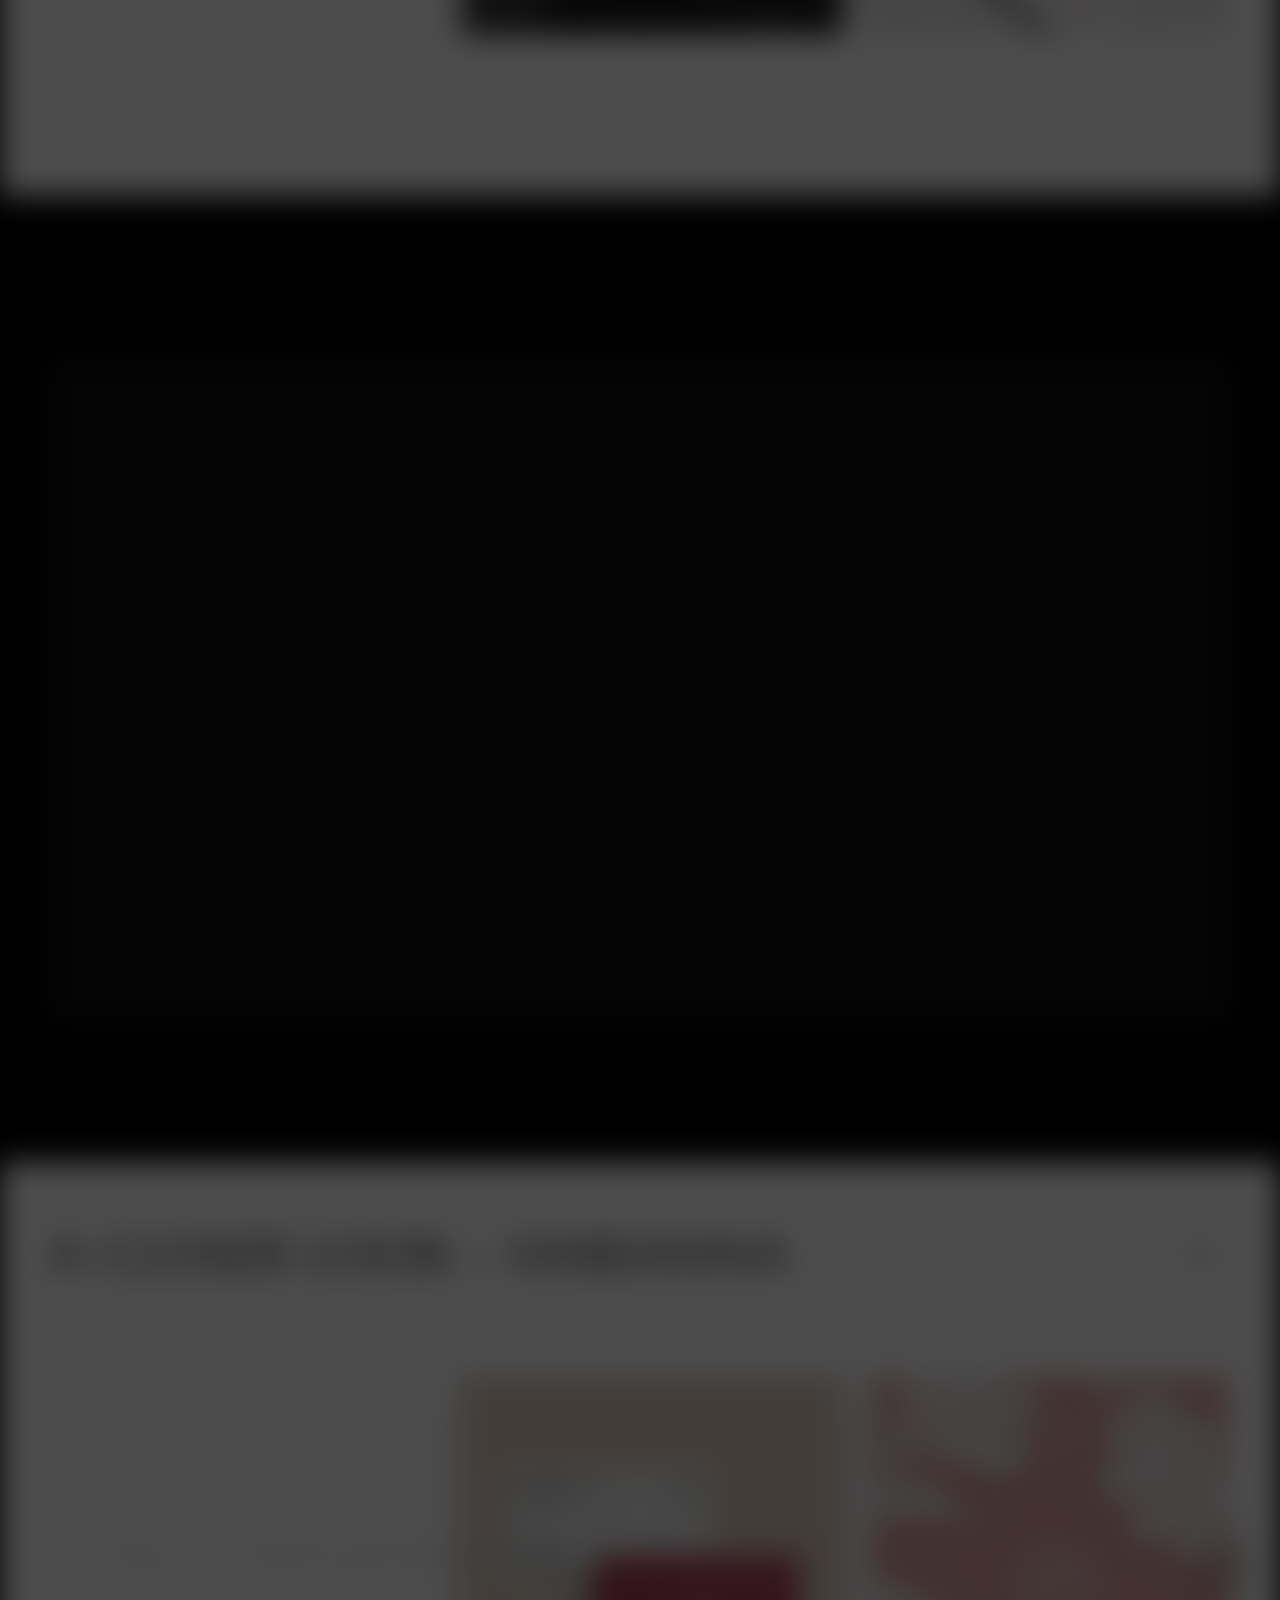
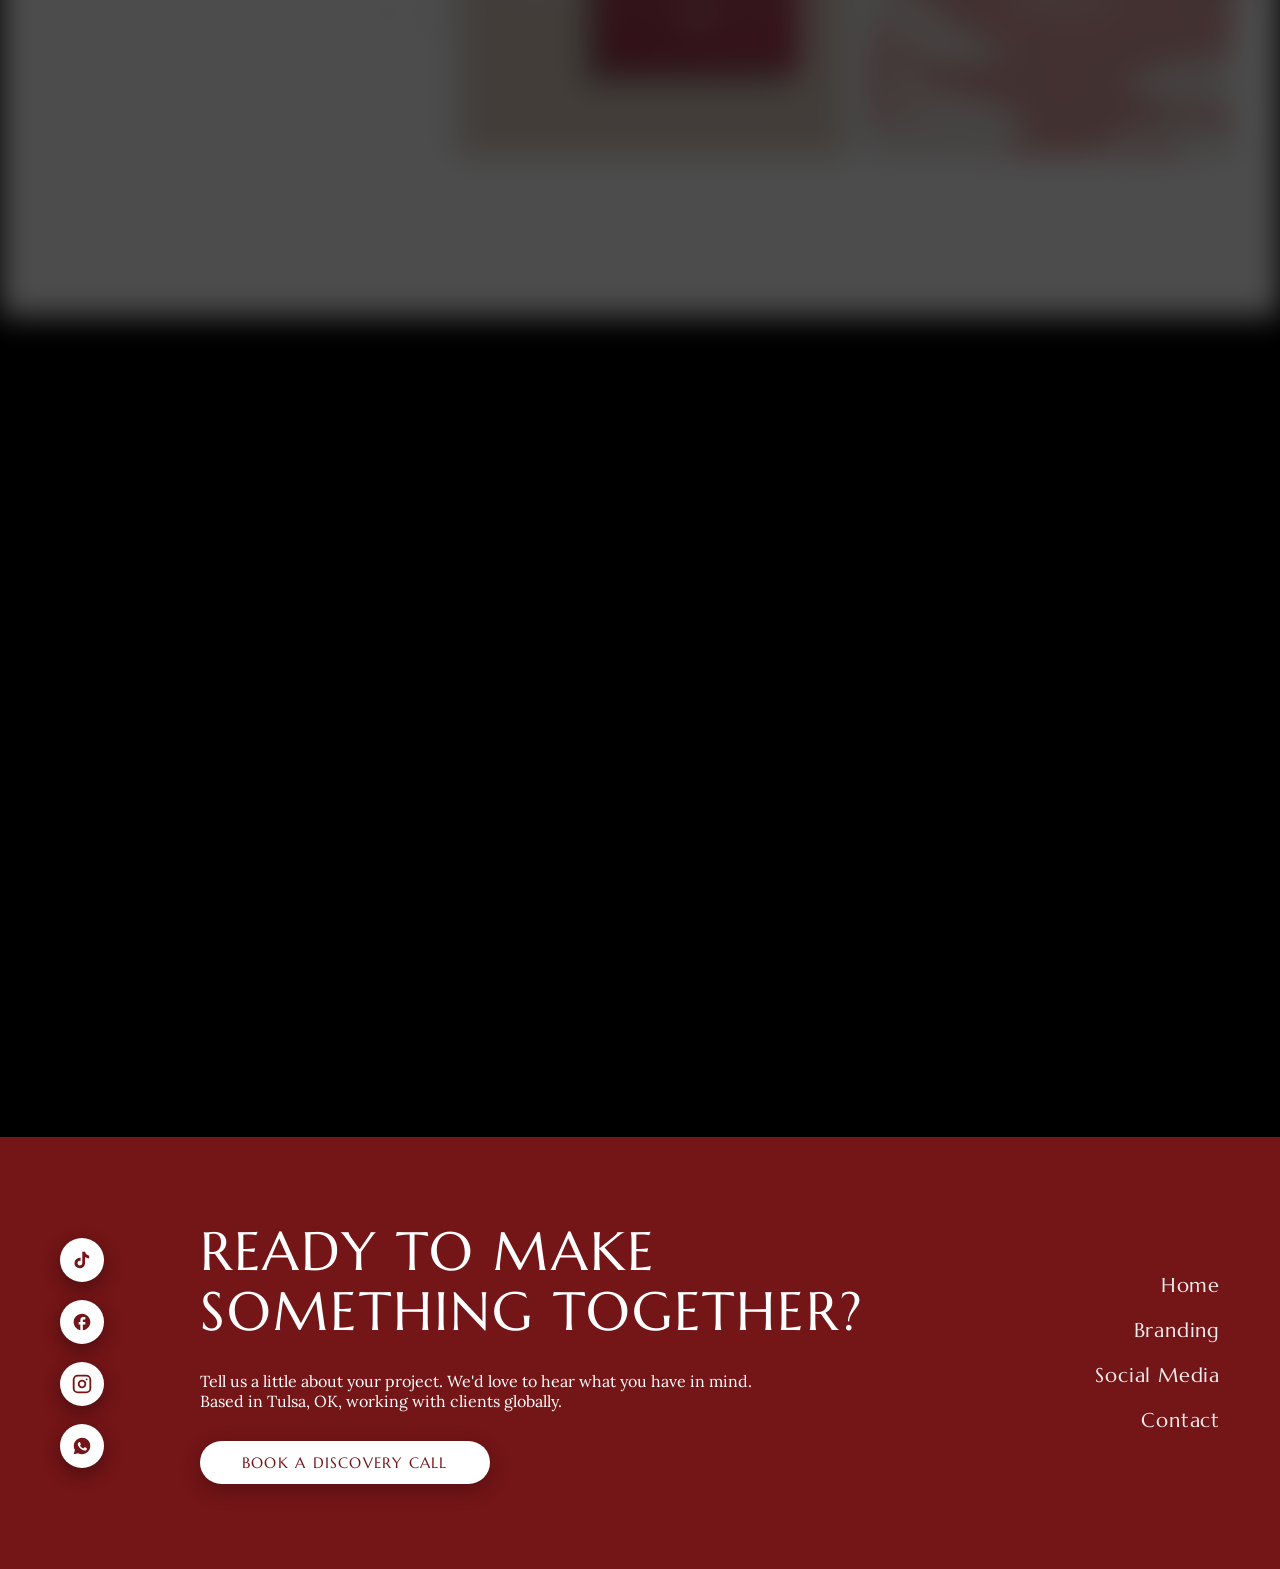
<file: Brand.html>
<!DOCTYPE html>
<html lang="en">
<head>
  <meta charset="UTF-8">
  <meta name="viewport" content="width=device-width, initial-scale=1.0">
  <title>Branding</title>

  <!-- Google Fonts -->
  <link rel="preconnect" href="https://fonts.googleapis.com">
  <link rel="preconnect" href="https://fonts.gstatic.com" crossorigin>
  <link href="https://fonts.googleapis.com/css2?family=Lora:ital,wght@0,400;0,500;1,400;1,500&family=Marcellus&display=swap" rel="stylesheet">

  <link rel="stylesheet" href="style.css">
</head>
<body>

  <!-- INICIO DEL LOADER -->
  <div id="contenedor-loader">
    <video class="video-loader" autoplay loop muted playsinline>
      <source src="1116.mp4" type="video/mp4">
    </video>
  </div>
  <!-- FIN DEL LOADER -->

  <!-- Video de Fondo Nativo con Inercia por Scroll -->
  <video id="bgVideo" src="fondologob.mp4" autoplay loop muted playsinline preload="auto"></video>

  <div class="content-wrapper">

    <!-- Cursor Personalizado -->
    <div class="custom-cursor" id="customCursor">
      <img src="BHLOGO.png" alt="Cursor" class="cursor-logo">
    </div>

    <!-- NAVEGACIÓN -->
    <header class="navbar">
      <a href="index.html" class="brand-logo" aria-label="Home">
        <img src="BHLOGO.png" alt="Símbolo de marca" class="brand-logo-img">
      </a>
      <nav class="nav-links">
        <a href="index.html" class="nav-link">Home</a>
        <a href="Services.html" class="nav-link">Social Media</a>
        <a href="Brand.html" class="nav-link">Branding</a>
        <a href="Contact.html" class="nav-link">Contact</a>
      </nav>
    </header>

    <!-- BANNER 1: BRAND IN A BOX ANIMADO -->
    <section class="brands-hero-container" id="brandsHeroContainer">
      <div class="brands-sticky-wrapper">
        <h1 class="bh-title" id="bhTitle">BRANDING, <br> BEYOND THE LOGO</h1>
        <p class="bh-subtitle" id="bhSubtitle">Designed around what <br>makes you different</p>
      </div>
    </section>

    <!-- BANNER 2: SERVICES BENTO GRID -->
    <section class="services-bento-section scroll-blur-focus" id="servicesBento">
      <div class="s-bento-header">
        <h2 class="s-bento-title">SERVICES</h2>
        <p class="s-bento-desc">From brand strategy and visual identity to logo design, brand guidelines, and messaging, we offer comprehensive branding services tailored to your business.</p>
      </div>

      <div class="s-bento-grid">
        <!-- Tarjeta 1 -->
        <div class="s-card">
          <span class="s-card-dot"></span>
          <h3 class="s-card-title">Brand Strategy</h3>
          <p class="s-card-desc">Positioning, target audience, brand personality, messaging, and overall direction.</p>
        </div>
        
        <!-- Tarjeta 2 (Doble ancho) -->
        <div class="s-card s-card-wide">
          <span class="s-card-dot"></span>
          <h3 class="s-card-title">Visual Identity</h3>
          <p class="s-card-desc">Primary and secondary logos, typography, color palettes, patterns, and graphic elements.</p>
        </div>

        <!-- Tarjeta 3 (Activa / Blanca) -->
        <div class="s-card s-card-active">
          <span class="s-card-dot dot-red"></span>
          <h3 class="s-card-title">Brand Guidelines</h3>
          <p class="s-card-desc">Logo usage, typography systems, color combinations, and visual consistency.</p>
        </div>

        <!-- Tarjeta 4 -->
        <div class="s-card s-card-wide">
          <span class="s-card-dot"></span>
          <h3 class="s-card-title">Brand Applications</h3>
          <p class="s-card-desc">Business cards, social media templates, Instagram highlights, Facebook covers, and branded materials.</p>
        </div>
      </div>
    </section>

    <!-- VIDEO 1: SPACESET -->
    <section class="brands-video-stack" id="brandsVideoStack1">
      <article class="video-stack-wrapper scroll-blur-focus" id="Spaceset">
        <video class="stacked-video" loop muted playsinline preload="none" 
               data-desktop-src="ani2.mp4" 
               data-mobile-src="ani2mob.mp4"></video>
      </article>
    </section>

    <!-- GALERÍA INTERACTIVA 1 (Space Set) -->
    <section class="branding-gallery-section scroll-blur-focus" id="brandingGallery1">
      <div class="bg-header">
        <h2 class="bg-title tittlebrand">A CLOSER LOOK - SPACESET</h2>
        <div class="bg-header-right">
          <div class="bg-dots">
            <span class="bg-dot active"></span>
            <span class="bg-dot"></span>
            <span class="bg-dot"></span>
          </div>
        </div>
      </div>

      <div class="bg-body-wrapper">
        <div class="bg-watermark-wrapper">
          <img src="spacelogo.png" loading="lazy" alt="Logo de fondo SpaceSet" class="bg-watermark-png">
        </div>

        <button class="bg-prev-btn" id="brandGalleryPrev1" aria-label="Foto anterior">
          <svg viewBox="0 0 24 24" fill="none" stroke="currentColor" stroke-width="2" stroke-linecap="round" stroke-linejoin="round">
            <polyline points="15 18 9 12 15 6"></polyline>
          </svg>
        </button>

        <div class="bg-gallery-viewport">
          <div class="bg-gallery-track" id="brandGalleryTrack1">
            <div class="bg-gallery-card"><img src="s1.png" loading="lazy" alt="SpaceSet Gallery 1" class="bg-gallery-img"></div>
            <div class="bg-gallery-card"><img src="s2.png" loading="lazy" alt="SpaceSet Gallery 2" class="bg-gallery-img"></div>
            <div class="bg-gallery-card"><img src="s3.png" loading="lazy" alt="SpaceSet Gallery 3" class="bg-gallery-img"></div>
            <div class="bg-gallery-card"><img src="s4.png" loading="lazy" alt="SpaceSet Gallery 4" class="bg-gallery-img"></div>
            <div class="bg-gallery-card"><img src="s5.png" loading="lazy" alt="SpaceSet Gallery 5" class="bg-gallery-img"></div>
          </div>
        </div>

        <button class="bg-next-btn" id="brandGalleryNext1" aria-label="Siguiente foto">
          <svg viewBox="0 0 24 24" fill="none" stroke="currentColor" stroke-width="2" stroke-linecap="round" stroke-linejoin="round">
            <polyline points="9 18 15 12 9 6"></polyline>
          </svg>
        </button>
      </div>
      <div class="bg-footer-line"></div>
    </section>

    <!-- VIDEO 2: BITACORA HOUSE -->
    <section class="brands-video-stack" id="brandsVideoStack2">
      <article class="video-stack-wrapper scroll-blur-focus" id="Bitacora">
        <video class="stacked-video" loop muted playsinline preload="none" 
               data-desktop-src="ani3.mp4" 
               data-mobile-src="ani3mob.mp4"></video>
      </article>
    </section>

    <!-- GALERÍA INTERACTIVA 2 (Bitacora House) -->
    <section class="branding-gallery-section scroll-blur-focus" id="brandingGallery2">
      <div class="bg-header">
        <h2 class="bg-title tittlebrand">A CLOSER LOOK - BITACORA HOUSE</h2>
        <div class="bg-header-right">
          <div class="bg-dots">
            <span class="bg-dot active"></span>
            <span class="bg-dot"></span>
            <span class="bg-dot"></span>
          </div>
        </div>
      </div>

      <div class="bg-body-wrapper">
        <div class="bg-watermark-wrapper">
          <img src="bitacoralogo.png" loading="lazy" alt="Logo de fondo Bitacora" class="bg-watermark-png">
        </div>

        <button class="bg-prev-btn" id="brandGalleryPrev2" aria-label="Foto anterior">
          <svg viewBox="0 0 24 24" fill="none" stroke="currentColor" stroke-width="2" stroke-linecap="round" stroke-linejoin="round">
            <polyline points="15 18 9 12 15 6"></polyline>
          </svg>
        </button>

        <div class="bg-gallery-viewport">
          <div class="bg-gallery-track" id="brandGalleryTrack2">
            <div class="bg-gallery-card"><img src="bi1.png" loading="lazy" alt="Bitacora Gallery 1" class="bg-gallery-img"></div>
            <div class="bg-gallery-card"><img src="bi2.png" loading="lazy" alt="Bitacora Gallery 2" class="bg-gallery-img"></div>
            <div class="bg-gallery-card"><img src="bi3.png" loading="lazy" alt="Bitacora Gallery 3" class="bg-gallery-img"></div>
            <div class="bg-gallery-card"><img src="bi4.png" loading="lazy" alt="Bitacora Gallery 4" class="bg-gallery-img"></div>
            <div class="bg-gallery-card"><img src="bi5.png" loading="lazy" alt="Bitacora Gallery 5" class="bg-gallery-img"></div>
          </div>
        </div>

        <button class="bg-next-btn" id="brandGalleryNext2" aria-label="Siguiente foto">
          <svg viewBox="0 0 24 24" fill="none" stroke="currentColor" stroke-width="2" stroke-linecap="round" stroke-linejoin="round">
            <polyline points="9 18 15 12 9 6"></polyline>
          </svg>
        </button>
      </div>
      <div class="bg-footer-line"></div>
    </section>

    <!-- VIDEO 3: HARIANNA -->
    <section class="brands-video-stack" id="brandsVideoStack3">
      <article class="video-stack-wrapper scroll-blur-focus" id="Harianna">
        <video class="stacked-video" loop muted playsinline preload="none" 
               data-desktop-src="ani1.mp4" 
               data-mobile-src="ani1mob.mp4"></video>
      </article>
    </section>

    <!-- GALERÍA INTERACTIVA 3 (Harianna) -->
    <section class="branding-gallery-section scroll-blur-focus" id="brandingGallery3">
      <div class="bg-header">
        <h2 class="bg-title tittlebrand">A CLOSER LOOK - HARIANNA</h2>
        <div class="bg-header-right">
          <div class="bg-dots">
            <span class="bg-dot active"></span>
            <span class="bg-dot"></span>
            <span class="bg-dot"></span>
          </div>
        </div>
      </div>

      <div class="bg-body-wrapper">
        <div class="bg-watermark-wrapper">
          <img src="hariannalogo.png" loading="lazy" alt="Logo de fondo Harianna" class="bg-watermark-png">
        </div>

        <button class="bg-prev-btn" id="brandGalleryPrev3" aria-label="Foto anterior">
          <svg viewBox="0 0 24 24" fill="none" stroke="currentColor" stroke-width="2" stroke-linecap="round" stroke-linejoin="round">
            <polyline points="15 18 9 12 15 6"></polyline>
          </svg>
        </button>

        <div class="bg-gallery-viewport">
          <div class="bg-gallery-track" id="brandGalleryTrack3">
            <div class="bg-gallery-card"><img src="ha1.png" loading="lazy" alt="Harianna Gallery 1" class="bg-gallery-img"></div>
            <div class="bg-gallery-card"><img src="ha2.png" loading="lazy" alt="Harianna Gallery 2" class="bg-gallery-img"></div>
            <div class="bg-gallery-card"><img src="ha3.png" loading="lazy" alt="Harianna Gallery 3" class="bg-gallery-img"></div>
            <div class="bg-gallery-card"><img src="ha4.png" loading="lazy" alt="Harianna Gallery 4" class="bg-gallery-img"></div>
            <div class="bg-gallery-card"><img src="ha5.png" loading="lazy" alt="Harianna Gallery 5" class="bg-gallery-img"></div>
          </div>
        </div>

        <button class="bg-next-btn" id="brandGalleryNext3" aria-label="Siguiente foto">
          <svg viewBox="0 0 24 24" fill="none" stroke="currentColor" stroke-width="2" stroke-linecap="round" stroke-linejoin="round">
            <polyline points="9 18 15 12 9 6"></polyline>
          </svg>
        </button>
      </div>
      <div class="bg-footer-line"></div>
    </section>

    <!-- BANNER 3: WE CREATE BRANDING -->
    <section class="branding-feature-section scroll-blur-focus" id="brandingFeature">
      <div class="bf-container">
        <div class="bf-content slide-in-left">
          <span class="bf-tagline">Creative direction. Meaningful identity</span>
          <h2 class="bf-title">
            YOUR BRAND, <br> DOWN TO THE DETAILS
          </h2>
          <p class="bf-desc">
            From logos and color palettes to typography and visual elements, we create brand identities that reflect your business and bring everything together.
          </p>
          <a href="https://wa.me/19188155447" class="bf-btn glass-btn-text">LET'S TALK</a>
        </div>
        
        <div class="bf-image-wrapper slide-in-right">
          <img src="15.png" loading="lazy" alt="Brand 1" class="bf-img bf-img-1">
          <img src="12.png" loading="lazy" alt="Brand 2" class="bf-img bf-img-2">
          <img src="13.png" loading="lazy" alt="Brand 3" class="bf-img bf-img-3">
          <img src="14.png" loading="lazy" alt="Brand 4" class="bf-img bf-img-4">
        </div>
      </div>
    </section>

    <!-- BANNER: FOOTER ROJO VINO -->
    <footer class="footer-banner" id="contact">
      <div class="footer-container">
        <div class="footer-socials">
          <a href="https://www.tiktok.com/@bitacorahouse" class="social-circle" aria-label="TikTok">
            <svg viewBox="0 0 24 24" fill="currentColor">
              <path d="M19.59 6.69a4.83 4.83 0 0 1-3.77-4.25V2h-3.45v13.67a2.89 2.89 0 0 1-5.2 1.74 2.89 2.89 0 0 1 2.31-4.64c.29 0 .58.04.86.12V9.32a6.34 6.34 0 0 0-.86-.06A6.33 6.33 0 0 0 3 15.59a6.34 6.34 0 0 0 10.82 4.47 6.27 6.27 0 0 0 1.88-4.47V8.5a8.2 8.2 0 0 0 4.89 1.63v-3.44h-1z"/>
            </svg>
          </a>
          <a href="https://www.facebook.com/profile.php?id=61594829940102" class="social-circle" aria-label="Facebook">
            <svg viewBox="0 0 24 24" fill="currentColor">
              <path d="M22 12c0-5.52-4.48-10-10-10S2 6.48 2 12c0 4.84 3.44 8.87 8 9.8V15H8v-3h2V9.5C10 7.57 11.57 6 13.5 6H16v3h-2c-.55 0-1 .45-1 1v2h3v3h-3v6.95C18.05 21.45 22 17.19 22 12z"/>
            </svg>
          </a>
          <a href="https://www.instagram.com/bitacorahouse/" class="social-circle" aria-label="Instagram">
            <svg viewBox="0 0 24 24" fill="none" stroke="currentColor" stroke-width="2.2" stroke-linecap="round" stroke-linejoin="round">
              <rect x="2" y="2" width="20" height="20" rx="5" ry="5"></rect>
              <path d="M16 11.37A4 4 0 1 1 12.63 8 4 4 0 0 1 16 11.37z"></path>
              <line x1="17.5" y1="6.5" x2="17.51" y2="6.5"></line>
            </svg>
          </a>
          <a href="https://wa.me/19188155447" class="social-circle" aria-label="WhatsApp">
            <svg viewBox="0 0 24 24" fill="currentColor">
              <path d="M12.04 2c-5.46 0-9.91 4.45-9.91 9.91 0 1.75.46 3.45 1.32 4.95L2.05 22l5.25-1.38c1.45.79 3.08 1.21 4.74 1.21 5.46 0 9.91-4.45 9.91-9.91 0-2.65-1.03-5.14-2.9-7.01A9.82 9.82 0 0 0 12.04 2zm5.78 14.07c-.24.68-1.39 1.3-1.92 1.38-.49.07-1.12.1-3.23-.77-2.7-1.12-4.44-3.86-4.57-4.04-.13-.18-1.09-1.45-1.09-2.76s.69-1.96.93-2.22c.24-.27.53-.33.71-.33.18 0 .35 0 .5.01.16.01.37-.06.58.44.22.52.74 1.8.8 1.93.07.13.11.29.02.47-.09.18-.13.29-.27.45-.13.16-.28.35-.4.47-.13.13-.27.27-.12.53.16.27.69 1.14 1.48 1.84 1.02.91 1.88 1.19 2.15 1.32.27.13.42.11.58-.07.16-.18.68-.79.86-1.06.18-.27.35-.22.6-.13.24.09 1.54.73 1.81.86.27.13.44.2.5.31.07.11.07.64-.17 1.32z"/>
            </svg>
          </a>
        </div>

        <div class="footer-center">
          <h2 class="footer-title">READY TO MAKE SOMETHING TOGETHER?</h2>
        <p>Tell us a little about your project. We'd love to hear what you have in mind.<br>Based in Tulsa, OK, working with clients globally.</p>
          <a href="Contact.html" class="footer-btn-pill">BOOK A DISCOVERY CALL</a>
        </div>

        <nav class="footer-nav">
          <a href="index.html" class="footer-link">Home</a>
          <a href="Brand.html" class="footer-link">Branding</a>
          <a href="Services.html" class="footer-link">Social Media</a>
          <a href="Contact.html" class="footer-link">Contact</a>
        </nav>
      </div>
    </footer>

  </div>

  <script src="script.js"></script>
</body>
</html>
</file>
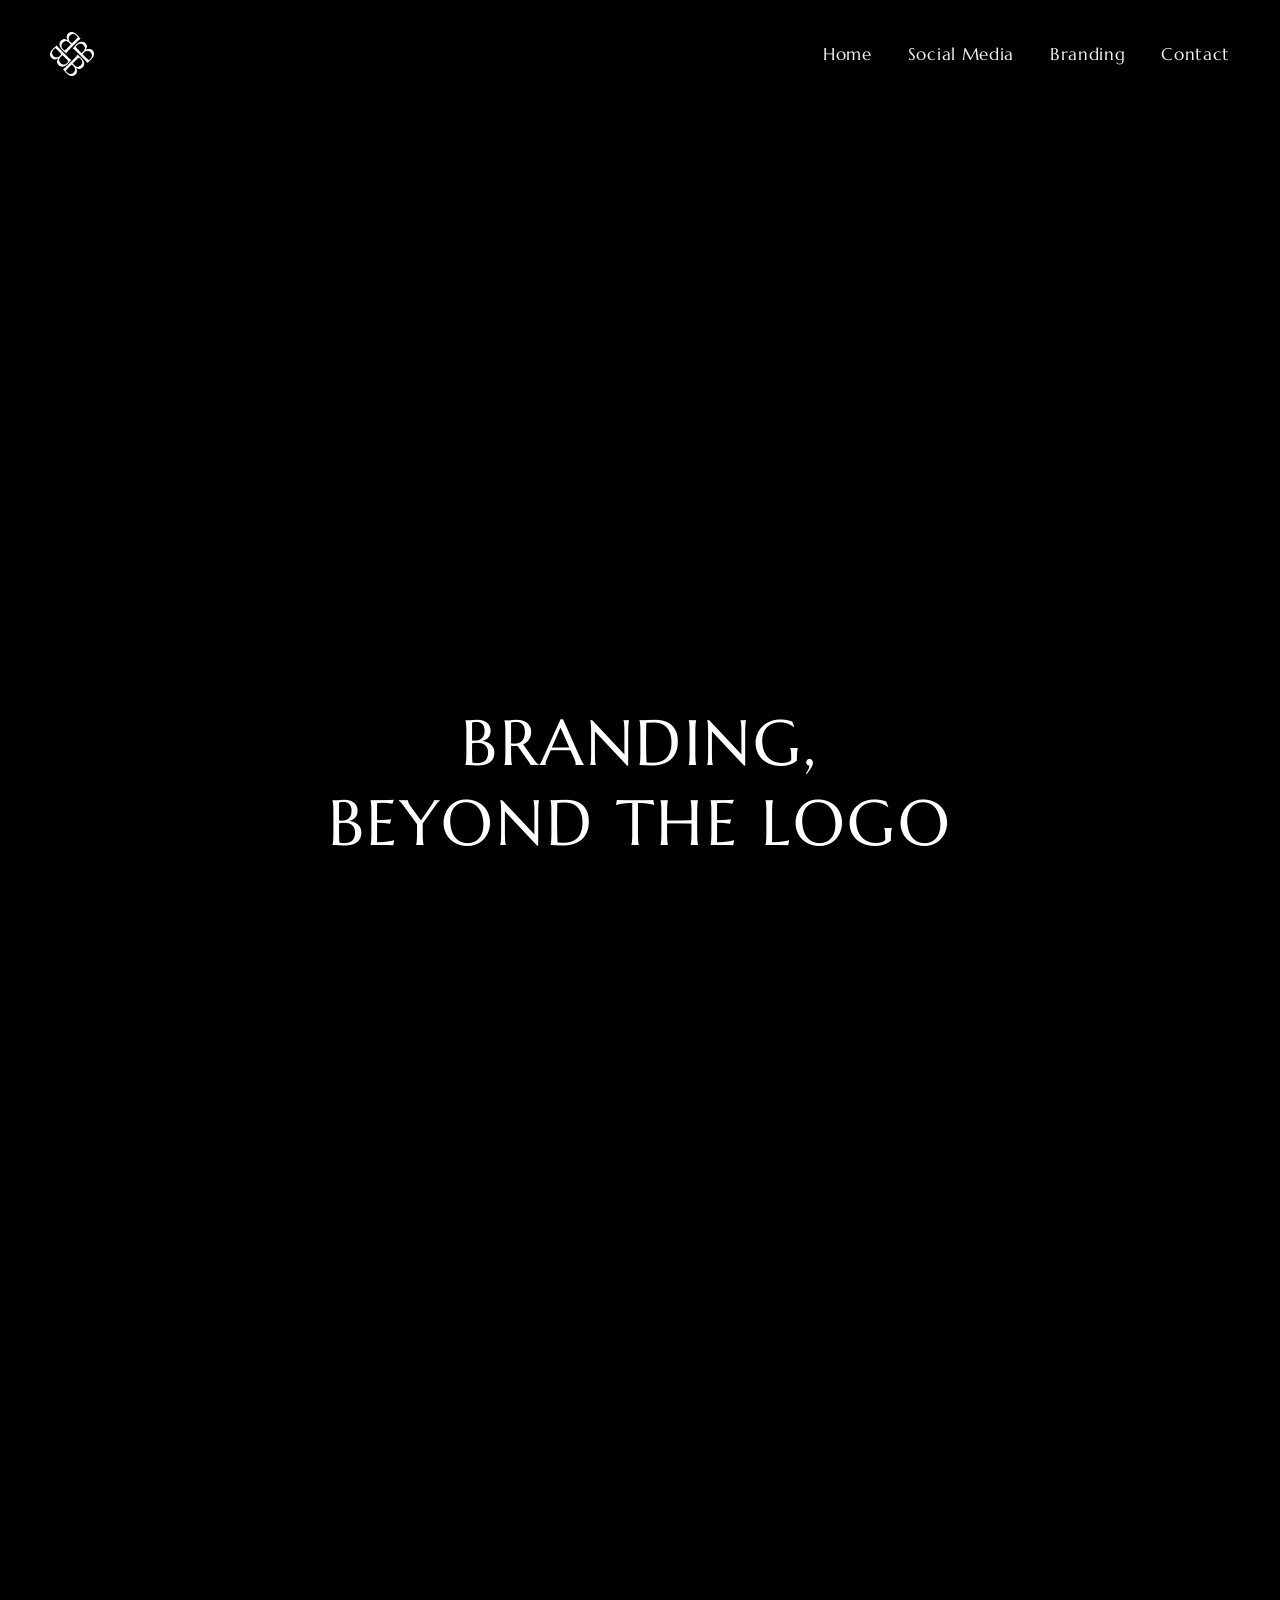
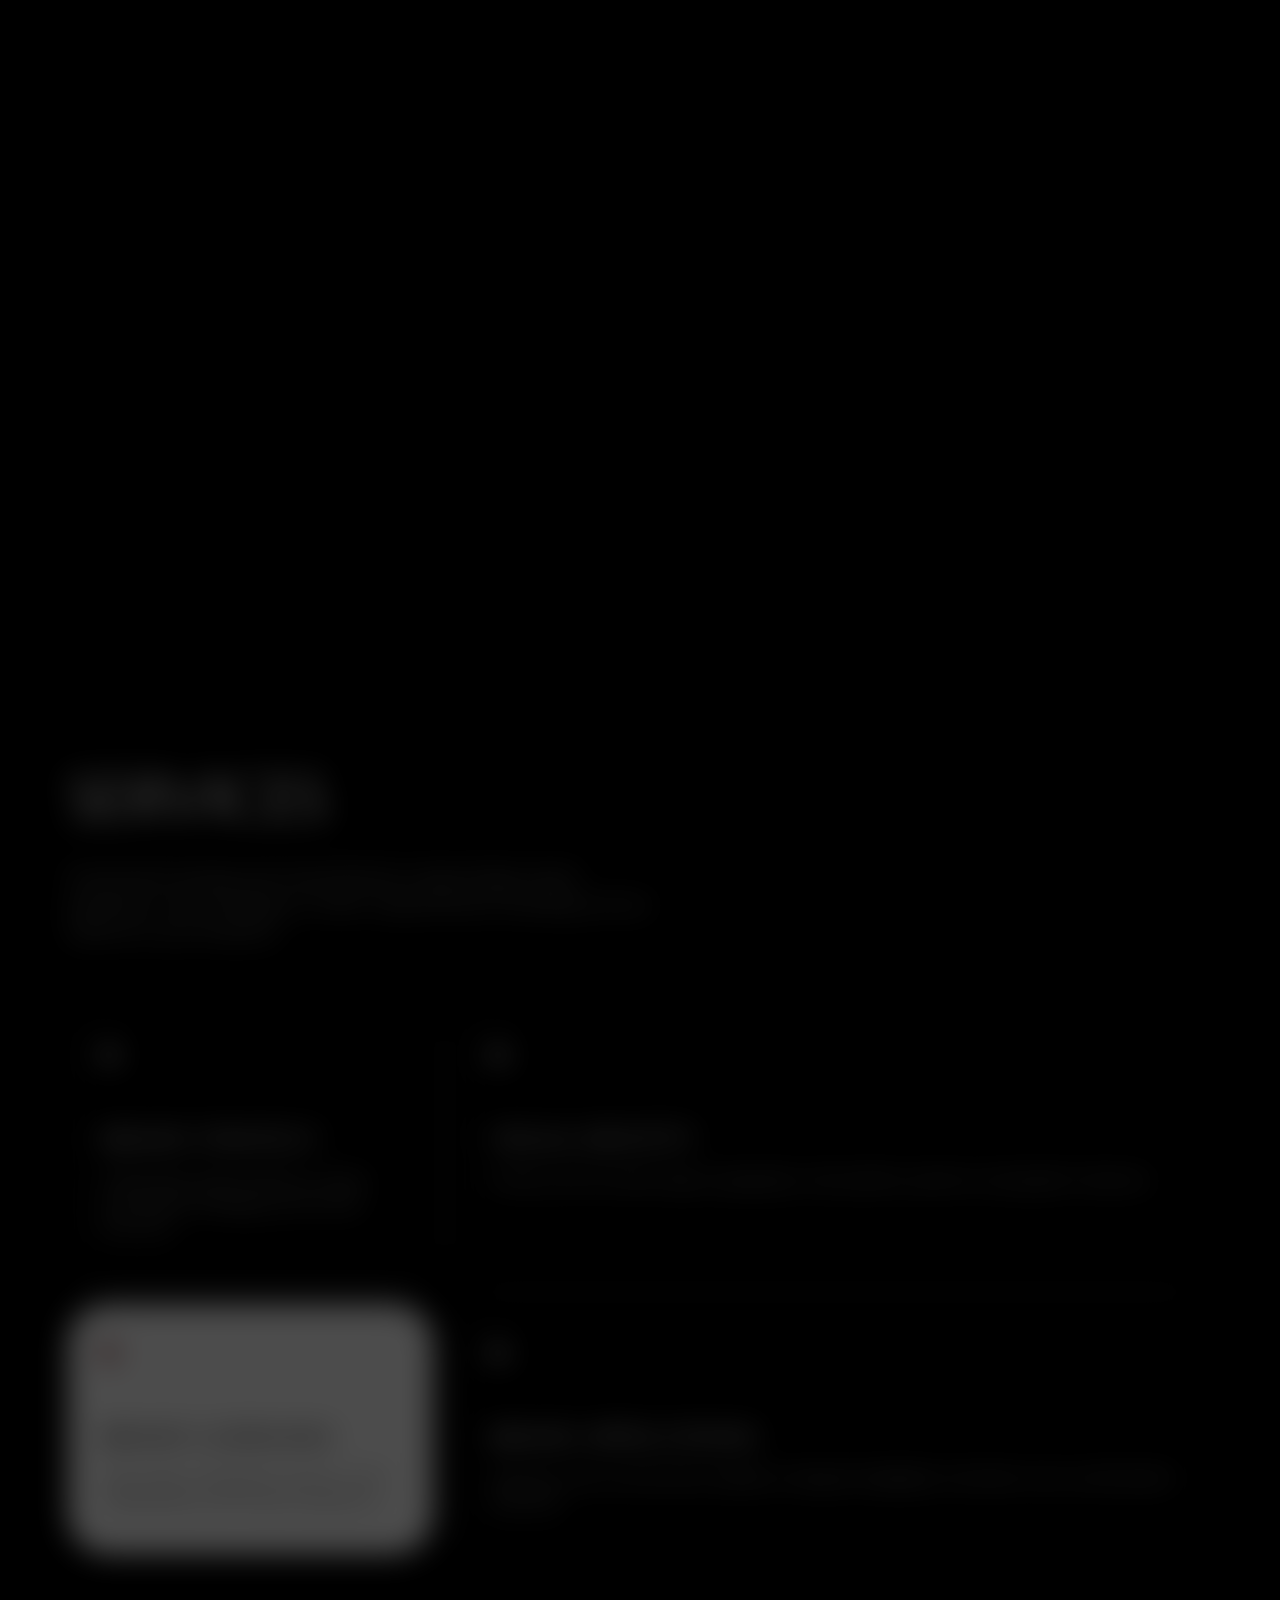
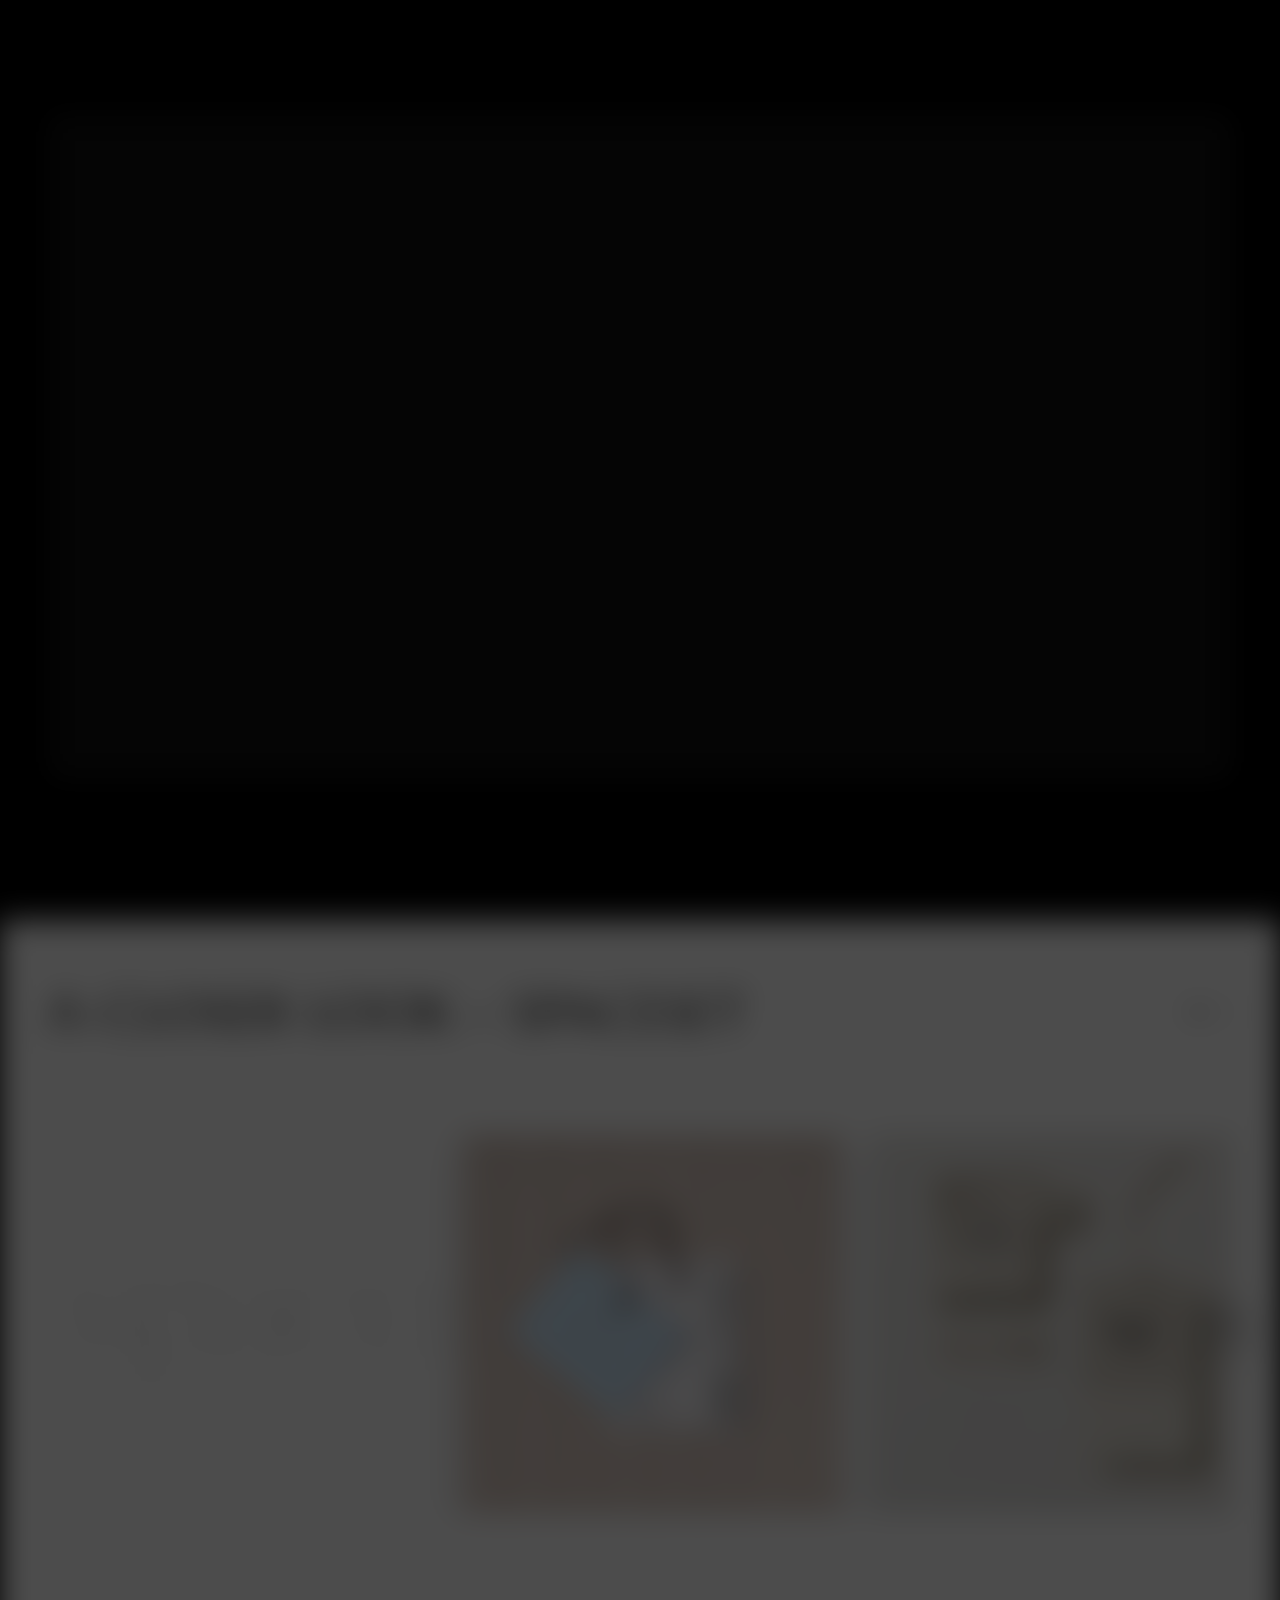
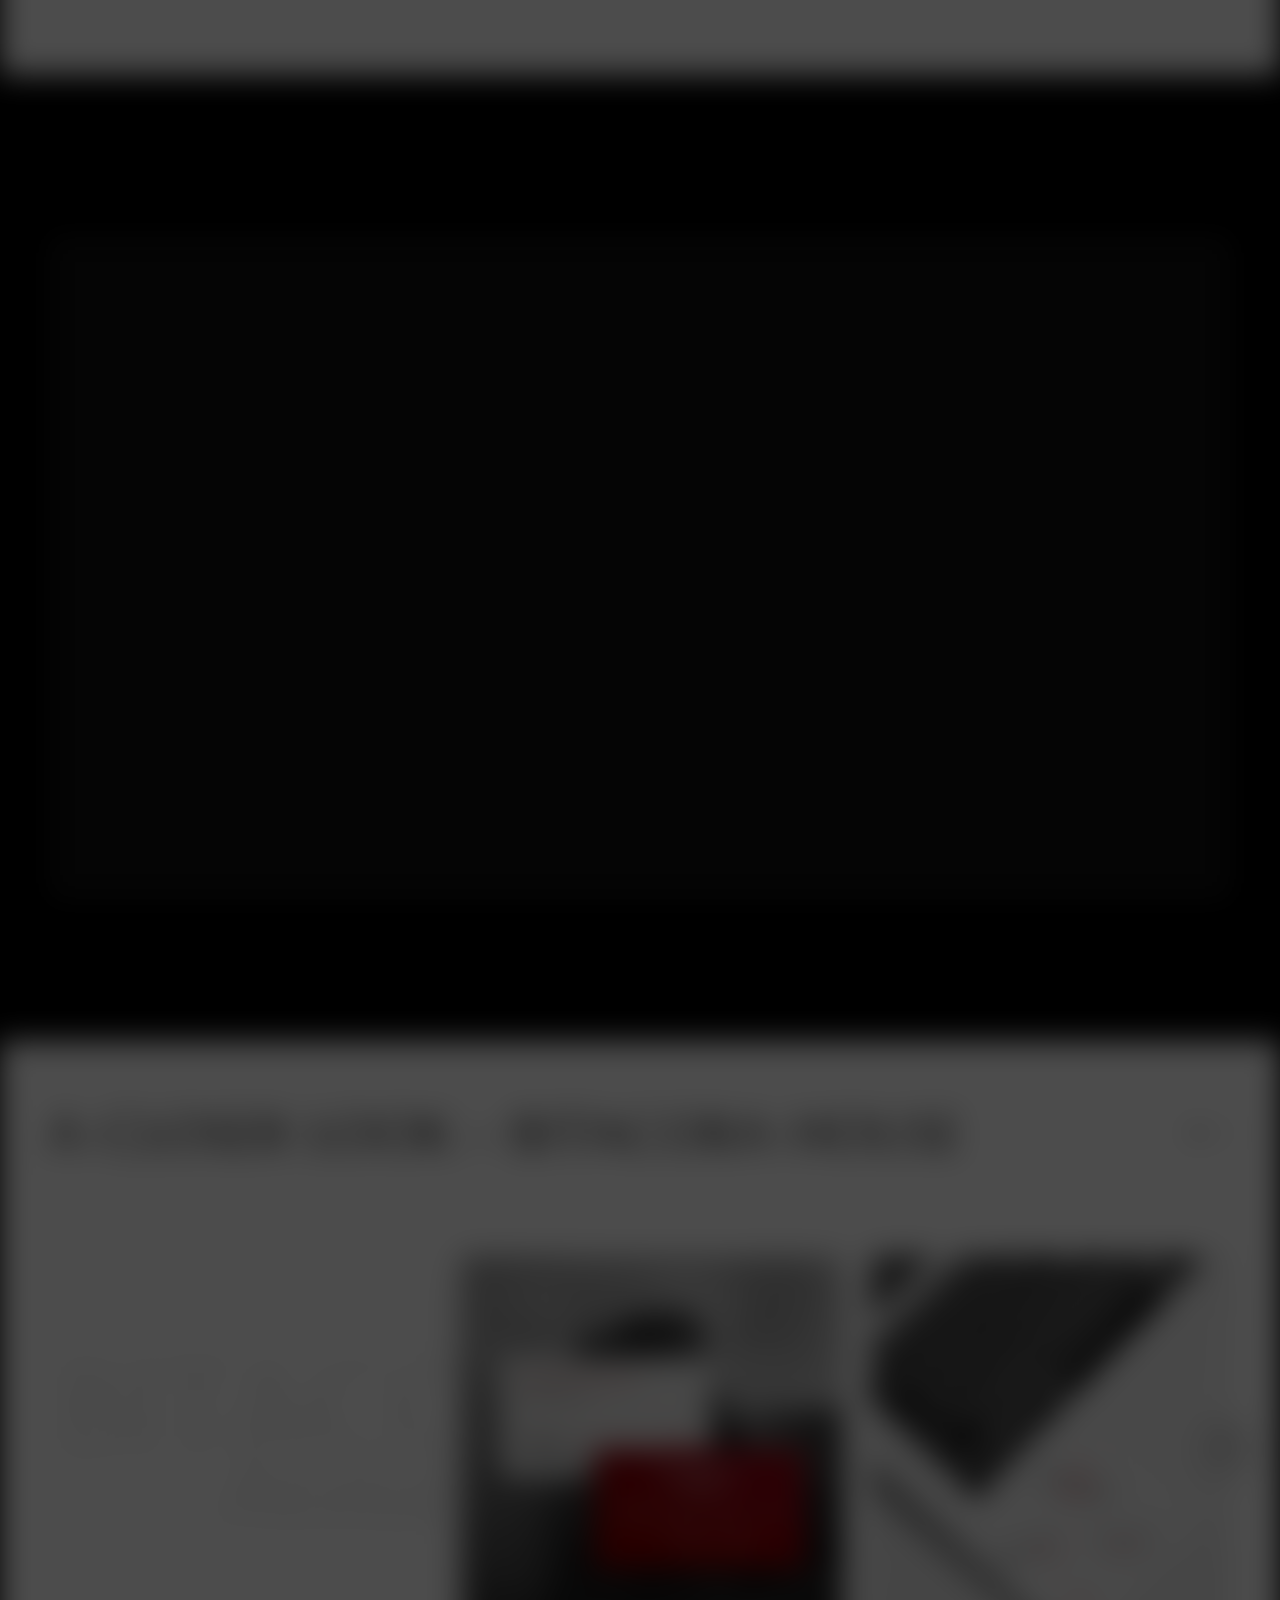
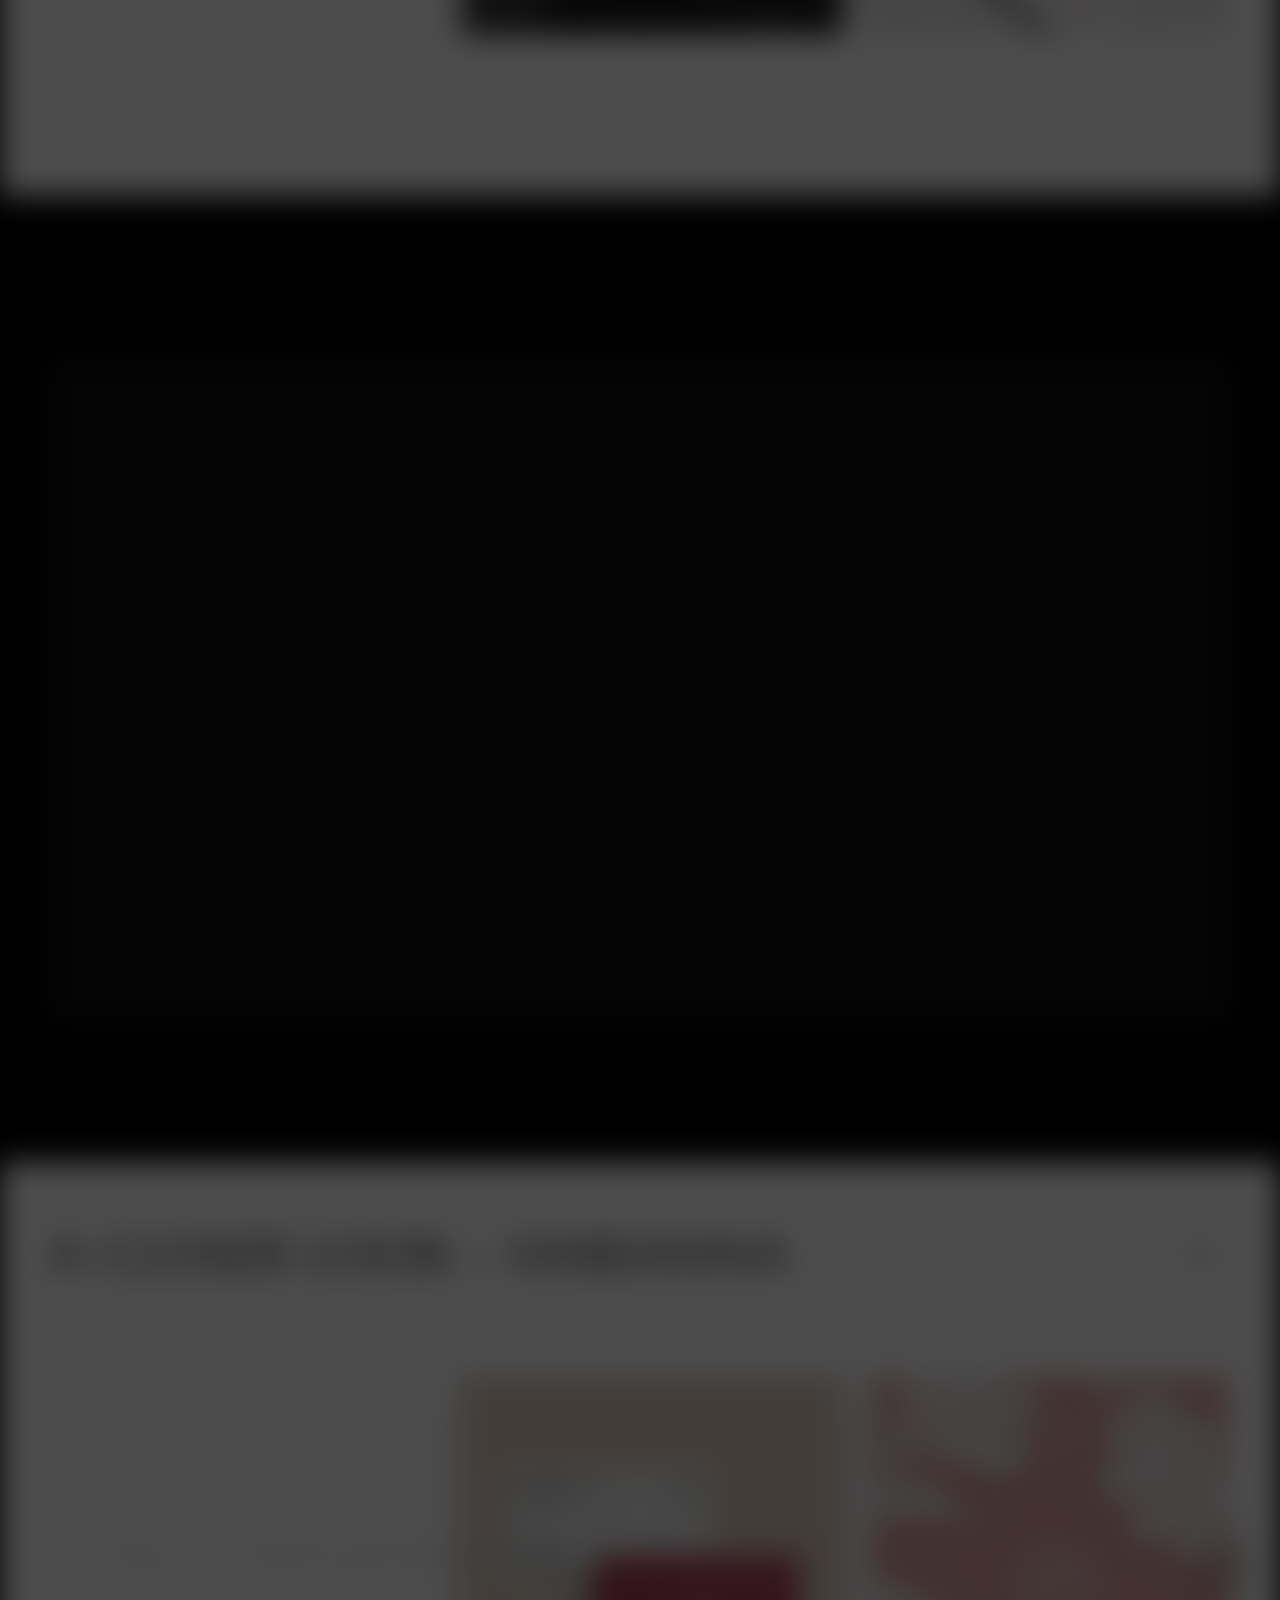
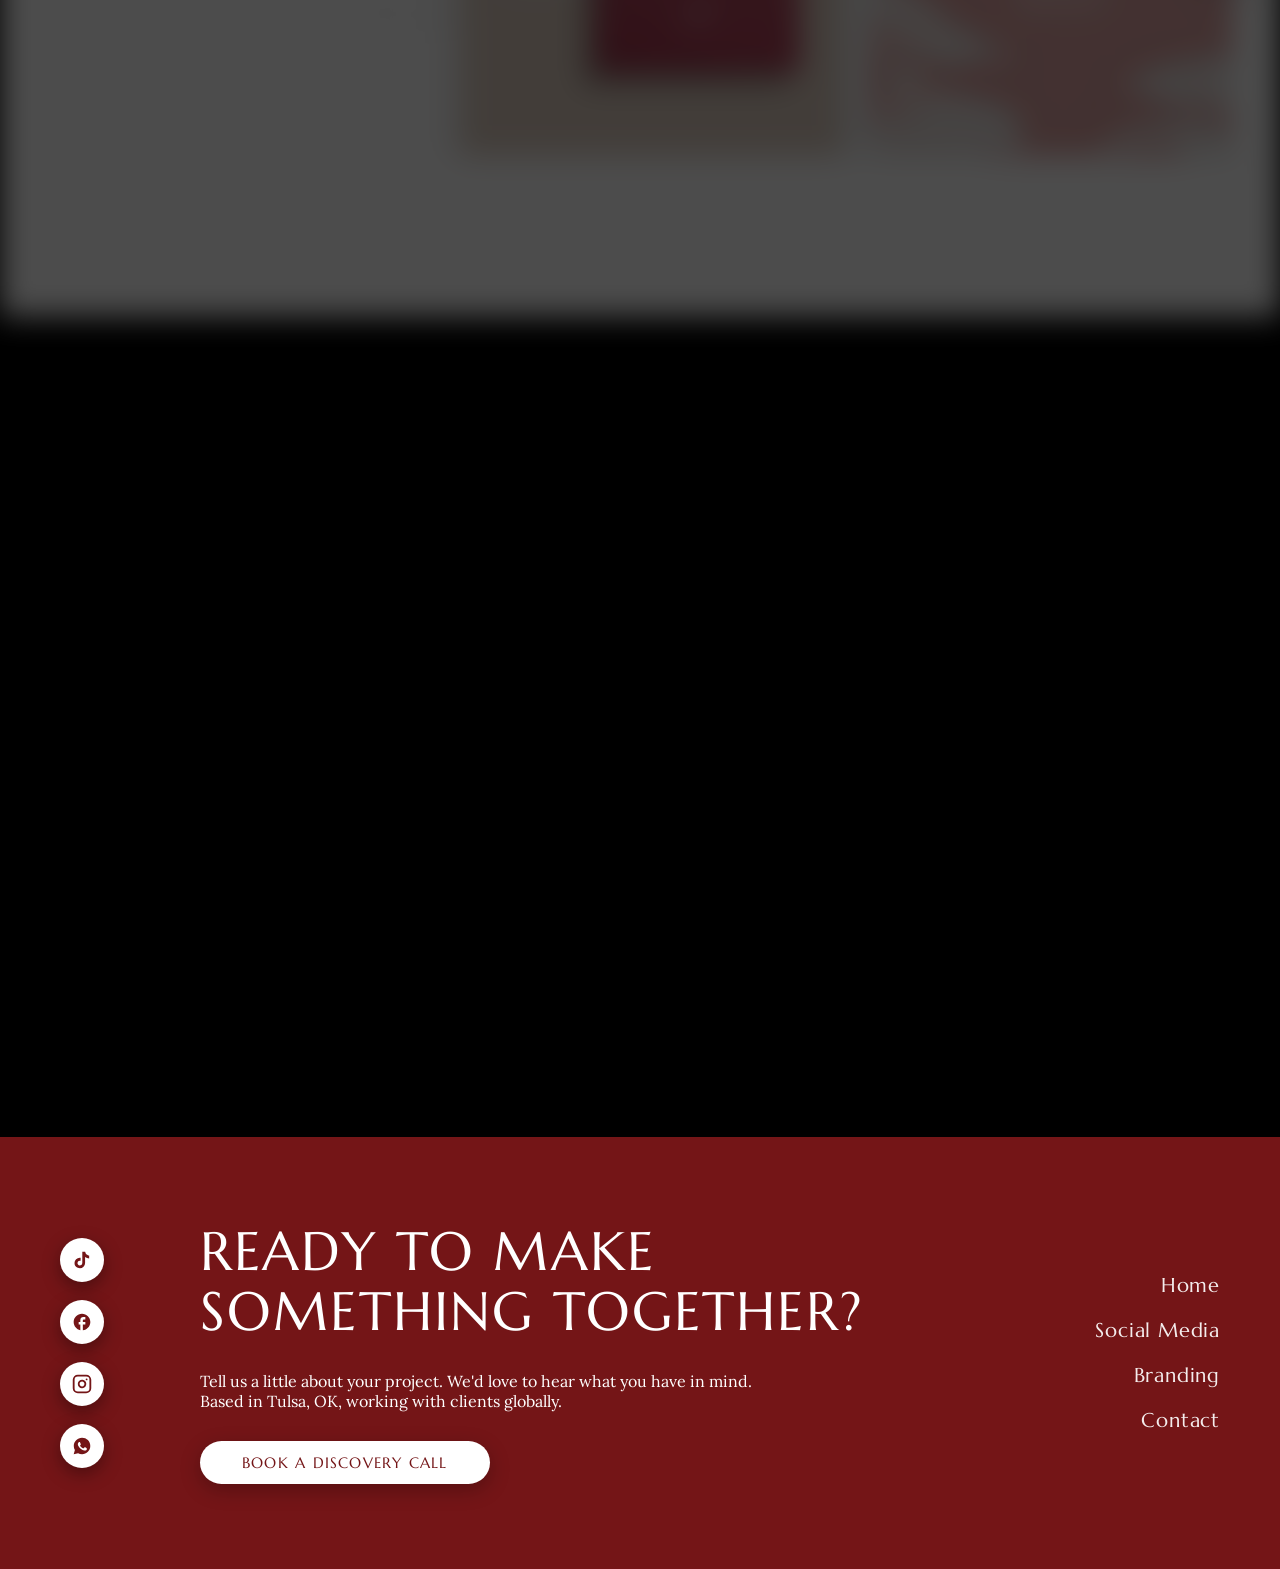
<file: Branding.html>
<!DOCTYPE html>
<html lang="en">
<head>
  <meta charset="UTF-8">
  <meta name="viewport" content="width=device-width, initial-scale=1.0">
  <title>Branding &amp; Visual Identity Services | Bitacora House</title>
  <meta name="description" content="Comprehensive branding services in Tulsa, OK: brand strategy, primary and secondary logos, typography, color palettes, and brand guidelines.">
  <meta name="robots" content="index, follow">
  <link rel="canonical" href="https://bitacorahouse.com/Branding">
  <link rel="icon" type="image/png" href="BHLOGO.png">

  <!-- Open Graph / Redes Sociales -->
  <meta property="og:type" content="website">
  <meta property="og:site_name" content="Bitácora House">
  <meta property="og:title" content="Branding &amp; Visual Identity | Bitácora House">
  <meta property="og:description" content="From brand strategy and logo design to complete brand guidelines tailored to your business.">
  <meta property="og:url" content="https://bitacorahouse.com/Branding">
  <meta property="og:image" content="https://bitacorahouse.com/og-cover.jpg">

  <!-- Google Fonts -->
  <link rel="preconnect" href="https://fonts.googleapis.com">
  <link rel="preconnect" href="https://fonts.gstatic.com" crossorigin>
  <link href="https://fonts.googleapis.com/css2?family=Lora:ital,wght@0,400;0,500;1,400;1,500&family=Marcellus&display=swap" rel="stylesheet">

  <link rel="stylesheet" href="style.css">
</head>
<body>

  <!-- INICIO DEL LOADER -->
  <div id="contenedor-loader">
    <video class="video-loader" autoplay loop muted playsinline>
      <source src="1116.mp4" type="video/mp4">
    </video>
  </div>
  <!-- FIN DEL LOADER -->

  <!-- Video de Fondo Nativo con Inercia por Scroll -->
  <video id="bgVideo" src="fondologob.mp4" autoplay loop muted playsinline preload="auto"></video>

  <div class="content-wrapper">

    <!-- Cursor Personalizado -->
    <div class="custom-cursor" id="customCursor">
      <img src="BHLOGO.png" alt="Cursor" class="cursor-logo">
    </div>

    <!-- NAVEGACIÓN -->
    <header class="navbar">
      <a href="index.html" class="brand-logo" aria-label="Home">
        <img src="BHLOGO.png" alt="Símbolo de marca" class="brand-logo-img">
      </a>
      <nav class="nav-links">
        <a href="index.html" class="nav-link">Home</a>
      <a href="Social-Media" class="nav-link">Social Media</a>
        <a href="Branding" class="nav-link">Branding</a>
        <a href="Contact" class="nav-link">Contact</a>
      </nav>
    </header>

    <!-- BANNER 1: BRAND IN A BOX ANIMADO -->
    <section class="brands-hero-container" id="brandsHeroContainer">
      <div class="brands-sticky-wrapper">
        <h1 class="bh-title" id="bhTitle">BRANDING, <br> BEYOND THE LOGO</h1>
        <p class="bh-subtitle" id="bhSubtitle">Designed around what <br>makes you different</p>
      </div>
    </section>

    <!-- BANNER 2: SERVICES BENTO GRID -->
    <section class="services-bento-section scroll-blur-focus" id="servicesBento">
      <div class="s-bento-header">
        <h2 class="s-bento-title">SERVICES</h2>
        <p class="s-bento-desc">From brand strategy and visual identity to logo design, brand guidelines, and messaging, we offer comprehensive branding services tailored to your business.</p>
      </div>

      <div class="s-bento-grid">
        <!-- Tarjeta 1 -->
        <div class="s-card">
          <span class="s-card-dot"></span>
          <h3 class="s-card-title">Brand Strategy</h3>
          <p class="s-card-desc">Positioning, target audience, brand personality, messaging, and overall direction.</p>
        </div>
        
        <!-- Tarjeta 2 (Doble ancho) -->
        <div class="s-card s-card-wide">
          <span class="s-card-dot"></span>
          <h3 class="s-card-title">Visual Identity</h3>
          <p class="s-card-desc">Primary and secondary logos, typography, color palettes, patterns, and graphic elements.</p>
        </div>

        <!-- Tarjeta 3 (Activa / Blanca) -->
        <div class="s-card s-card-active">
          <span class="s-card-dot dot-red"></span>
          <h3 class="s-card-title">Brand Guidelines</h3>
          <p class="s-card-desc">Logo usage, typography systems, color combinations, and visual consistency.</p>
        </div>

        <!-- Tarjeta 4 -->
        <div class="s-card s-card-wide">
          <span class="s-card-dot"></span>
          <h3 class="s-card-title">Brand Applications</h3>
          <p class="s-card-desc">Business cards, social media templates, Instagram highlights, Facebook covers, and branded materials.</p>
        </div>
      </div>
    </section>

    <!-- VIDEO 1: SPACESET -->
    <section class="brands-video-stack" id="brandsVideoStack1">
      <article class="video-stack-wrapper scroll-blur-focus" id="Spaceset">
        <video class="stacked-video" loop muted playsinline preload="none" 
               data-desktop-src="ani2.mp4" 
               data-mobile-src="ani2mob.mp4"></video>
      </article>
    </section>

    <!-- GALERÍA INTERACTIVA 1 (Space Set) -->
    <section class="branding-gallery-section scroll-blur-focus" id="brandingGallery1">
      <div class="bg-header">
        <h2 class="bg-title tittlebrand">A CLOSER LOOK - SPACESET</h2>
        <div class="bg-header-right">
          <div class="bg-dots">
            <span class="bg-dot active"></span>
            <span class="bg-dot"></span>
            <span class="bg-dot"></span>
          </div>
        </div>
      </div>

      <div class="bg-body-wrapper">
        <div class="bg-watermark-wrapper">
          <img src="spacelogo.png" loading="lazy" alt="Logo de fondo SpaceSet" class="bg-watermark-png">
        </div>

        <button class="bg-prev-btn" id="brandGalleryPrev1" aria-label="Foto anterior">
          <svg viewBox="0 0 24 24" fill="none" stroke="currentColor" stroke-width="2" stroke-linecap="round" stroke-linejoin="round">
            <polyline points="15 18 9 12 15 6"></polyline>
          </svg>
        </button>

        <div class="bg-gallery-viewport">
          <div class="bg-gallery-track" id="brandGalleryTrack1">
            <div class="bg-gallery-card"><img src="s1.png" loading="lazy" alt="SpaceSet Gallery 1" class="bg-gallery-img"></div>
            <div class="bg-gallery-card"><img src="s2.png" loading="lazy" alt="SpaceSet Gallery 2" class="bg-gallery-img"></div>
            <div class="bg-gallery-card"><img src="s3.png" loading="lazy" alt="SpaceSet Gallery 3" class="bg-gallery-img"></div>
            <div class="bg-gallery-card"><img src="s4.png" loading="lazy" alt="SpaceSet Gallery 4" class="bg-gallery-img"></div>
            <div class="bg-gallery-card"><img src="s5.png" loading="lazy" alt="SpaceSet Gallery 5" class="bg-gallery-img"></div>
          </div>
        </div>

        <button class="bg-next-btn" id="brandGalleryNext1" aria-label="Siguiente foto">
          <svg viewBox="0 0 24 24" fill="none" stroke="currentColor" stroke-width="2" stroke-linecap="round" stroke-linejoin="round">
            <polyline points="9 18 15 12 9 6"></polyline>
          </svg>
        </button>
      </div>
      <div class="bg-footer-line"></div>
    </section>

    <!-- VIDEO 2: BITACORA HOUSE -->
    <section class="brands-video-stack" id="brandsVideoStack2">
      <article class="video-stack-wrapper scroll-blur-focus" id="Bitacora">
        <video class="stacked-video" loop muted playsinline preload="none" 
               data-desktop-src="ani3.mp4" 
               data-mobile-src="ani3mob.mp4"></video>
      </article>
    </section>

    <!-- GALERÍA INTERACTIVA 2 (Bitacora House) -->
    <section class="branding-gallery-section scroll-blur-focus" id="brandingGallery2">
      <div class="bg-header">
        <h2 class="bg-title tittlebrand">A CLOSER LOOK - BITACORA HOUSE</h2>
        <div class="bg-header-right">
          <div class="bg-dots">
            <span class="bg-dot active"></span>
            <span class="bg-dot"></span>
            <span class="bg-dot"></span>
          </div>
        </div>
      </div>

      <div class="bg-body-wrapper">
        <div class="bg-watermark-wrapper">
          <img src="bitacoralogo.png" loading="lazy" alt="Logo de fondo Bitacora" class="bg-watermark-png">
        </div>

        <button class="bg-prev-btn" id="brandGalleryPrev2" aria-label="Foto anterior">
          <svg viewBox="0 0 24 24" fill="none" stroke="currentColor" stroke-width="2" stroke-linecap="round" stroke-linejoin="round">
            <polyline points="15 18 9 12 15 6"></polyline>
          </svg>
        </button>

        <div class="bg-gallery-viewport">
          <div class="bg-gallery-track" id="brandGalleryTrack2">
            <div class="bg-gallery-card"><img src="bi1.png" loading="lazy" alt="Bitacora Gallery 1" class="bg-gallery-img"></div>
            <div class="bg-gallery-card"><img src="bi2.png" loading="lazy" alt="Bitacora Gallery 2" class="bg-gallery-img"></div>
            <div class="bg-gallery-card"><img src="bi3.png" loading="lazy" alt="Bitacora Gallery 3" class="bg-gallery-img"></div>
            <div class="bg-gallery-card"><img src="bi4.png" loading="lazy" alt="Bitacora Gallery 4" class="bg-gallery-img"></div>
            <div class="bg-gallery-card"><img src="bi5.png" loading="lazy" alt="Bitacora Gallery 5" class="bg-gallery-img"></div>
          </div>
        </div>

        <button class="bg-next-btn" id="brandGalleryNext2" aria-label="Siguiente foto">
          <svg viewBox="0 0 24 24" fill="none" stroke="currentColor" stroke-width="2" stroke-linecap="round" stroke-linejoin="round">
            <polyline points="9 18 15 12 9 6"></polyline>
          </svg>
        </button>
      </div>
      <div class="bg-footer-line"></div>
    </section>

    <!-- VIDEO 3: HARIANNA -->
    <section class="brands-video-stack" id="brandsVideoStack3">
      <article class="video-stack-wrapper scroll-blur-focus" id="Harianna">
        <video class="stacked-video" loop muted playsinline preload="none" 
               data-desktop-src="ani1.mp4" 
               data-mobile-src="ani1mob.mp4"></video>
      </article>
    </section>

    <!-- GALERÍA INTERACTIVA 3 (Harianna) -->
    <section class="branding-gallery-section scroll-blur-focus" id="brandingGallery3">
      <div class="bg-header">
        <h2 class="bg-title tittlebrand">A CLOSER LOOK - HARIANNA</h2>
        <div class="bg-header-right">
          <div class="bg-dots">
            <span class="bg-dot active"></span>
            <span class="bg-dot"></span>
            <span class="bg-dot"></span>
          </div>
        </div>
      </div>

      <div class="bg-body-wrapper">
        <div class="bg-watermark-wrapper">
          <img src="hariannalogo.png" loading="lazy" alt="Logo de fondo Harianna" class="bg-watermark-png">
        </div>

        <button class="bg-prev-btn" id="brandGalleryPrev3" aria-label="Foto anterior">
          <svg viewBox="0 0 24 24" fill="none" stroke="currentColor" stroke-width="2" stroke-linecap="round" stroke-linejoin="round">
            <polyline points="15 18 9 12 15 6"></polyline>
          </svg>
        </button>

        <div class="bg-gallery-viewport">
          <div class="bg-gallery-track" id="brandGalleryTrack3">
            <div class="bg-gallery-card"><img src="ha1.png" loading="lazy" alt="Harianna Gallery 1" class="bg-gallery-img"></div>
            <div class="bg-gallery-card"><img src="ha2.png" loading="lazy" alt="Harianna Gallery 2" class="bg-gallery-img"></div>
            <div class="bg-gallery-card"><img src="ha3.png" loading="lazy" alt="Harianna Gallery 3" class="bg-gallery-img"></div>
            <div class="bg-gallery-card"><img src="ha4.png" loading="lazy" alt="Harianna Gallery 4" class="bg-gallery-img"></div>
            <div class="bg-gallery-card"><img src="ha5.png" loading="lazy" alt="Harianna Gallery 5" class="bg-gallery-img"></div>
          </div>
        </div>

        <button class="bg-next-btn" id="brandGalleryNext3" aria-label="Siguiente foto">
          <svg viewBox="0 0 24 24" fill="none" stroke="currentColor" stroke-width="2" stroke-linecap="round" stroke-linejoin="round">
            <polyline points="9 18 15 12 9 6"></polyline>
          </svg>
        </button>
      </div>
      <div class="bg-footer-line"></div>
    </section>

    <!-- BANNER 3: WE CREATE BRANDING -->
    <section class="branding-feature-section scroll-blur-focus" id="brandingFeature">
      <div class="bf-container">
        <div class="bf-content slide-in-left">
          <span class="bf-tagline">Creative direction. Meaningful identity</span>
          <h2 class="bf-title">
            YOUR BRAND, <br> DOWN TO THE DETAILS
          </h2>
          <p class="bf-desc">
            From logos and color palettes to typography and visual elements, we create brand identities that reflect your business and bring everything together.
          </p>
          <a href="https://wa.me/19188155447" class="bf-btn glass-btn-text">LET'S TALK</a>
        </div>
        
        <div class="bf-image-wrapper slide-in-right">
          <img src="15.png" loading="lazy" alt="Brand 1" class="bf-img bf-img-1">
          <img src="12.png" loading="lazy" alt="Brand 2" class="bf-img bf-img-2">
          <img src="13.png" loading="lazy" alt="Brand 3" class="bf-img bf-img-3">
          <img src="14.png" loading="lazy" alt="Brand 4" class="bf-img bf-img-4">
        </div>
      </div>
    </section>

    <!-- BANNER: FOOTER ROJO VINO -->
    <footer class="footer-banner" id="contact">
      <div class="footer-container">
        <div class="footer-socials">
          <a href="https://www.tiktok.com/@bitacorahouse" class="social-circle" aria-label="TikTok">
            <svg viewBox="0 0 24 24" fill="currentColor">
              <path d="M19.59 6.69a4.83 4.83 0 0 1-3.77-4.25V2h-3.45v13.67a2.89 2.89 0 0 1-5.2 1.74 2.89 2.89 0 0 1 2.31-4.64c.29 0 .58.04.86.12V9.32a6.34 6.34 0 0 0-.86-.06A6.33 6.33 0 0 0 3 15.59a6.34 6.34 0 0 0 10.82 4.47 6.27 6.27 0 0 0 1.88-4.47V8.5a8.2 8.2 0 0 0 4.89 1.63v-3.44h-1z"/>
            </svg>
          </a>
          <a href="https://www.facebook.com/profile.php?id=61594829940102" class="social-circle" aria-label="Facebook">
            <svg viewBox="0 0 24 24" fill="currentColor">
              <path d="M22 12c0-5.52-4.48-10-10-10S2 6.48 2 12c0 4.84 3.44 8.87 8 9.8V15H8v-3h2V9.5C10 7.57 11.57 6 13.5 6H16v3h-2c-.55 0-1 .45-1 1v2h3v3h-3v6.95C18.05 21.45 22 17.19 22 12z"/>
            </svg>
          </a>
          <a href="https://www.instagram.com/bitacorahouse/" class="social-circle" aria-label="Instagram">
            <svg viewBox="0 0 24 24" fill="none" stroke="currentColor" stroke-width="2.2" stroke-linecap="round" stroke-linejoin="round">
              <rect x="2" y="2" width="20" height="20" rx="5" ry="5"></rect>
              <path d="M16 11.37A4 4 0 1 1 12.63 8 4 4 0 0 1 16 11.37z"></path>
              <line x1="17.5" y1="6.5" x2="17.51" y2="6.5"></line>
            </svg>
          </a>
          <a href="https://wa.me/19188155447" class="social-circle" aria-label="WhatsApp">
            <svg viewBox="0 0 24 24" fill="currentColor">
              <path d="M12.04 2c-5.46 0-9.91 4.45-9.91 9.91 0 1.75.46 3.45 1.32 4.95L2.05 22l5.25-1.38c1.45.79 3.08 1.21 4.74 1.21 5.46 0 9.91-4.45 9.91-9.91 0-2.65-1.03-5.14-2.9-7.01A9.82 9.82 0 0 0 12.04 2zm5.78 14.07c-.24.68-1.39 1.3-1.92 1.38-.49.07-1.12.1-3.23-.77-2.7-1.12-4.44-3.86-4.57-4.04-.13-.18-1.09-1.45-1.09-2.76s.69-1.96.93-2.22c.24-.27.53-.33.71-.33.18 0 .35 0 .5.01.16.01.37-.06.58.44.22.52.74 1.8.8 1.93.07.13.11.29.02.47-.09.18-.13.29-.27.45-.13.16-.28.35-.4.47-.13.13-.27.27-.12.53.16.27.69 1.14 1.48 1.84 1.02.91 1.88 1.19 2.15 1.32.27.13.42.11.58-.07.16-.18.68-.79.86-1.06.18-.27.35-.22.6-.13.24.09 1.54.73 1.81.86.27.13.44.2.5.31.07.11.07.64-.17 1.32z"/>
            </svg>
          </a>
        </div>

        <div class="footer-center">
          <h2 class="footer-title">READY TO MAKE SOMETHING TOGETHER?</h2>
        <p>Tell us a little about your project. We'd love to hear what you have in mind.<br>Based in Tulsa, OK, working with clients globally.</p>
          <a href="Contact" class="footer-btn-pill">BOOK A DISCOVERY CALL</a>
        </div>

        <nav class="footer-nav">
          <a href="index.html" class="footer-link">Home</a>
           <a href="Social-Media" class="footer-link">Social Media</a>
          <a href="Branding" class="footer-link">Branding</a>
          <a href="Contact" class="footer-link">Contact</a>
        </nav>
      </div>
    </footer>

  </div>

  <script src="script.js"></script>
</body>
</html>
</file>
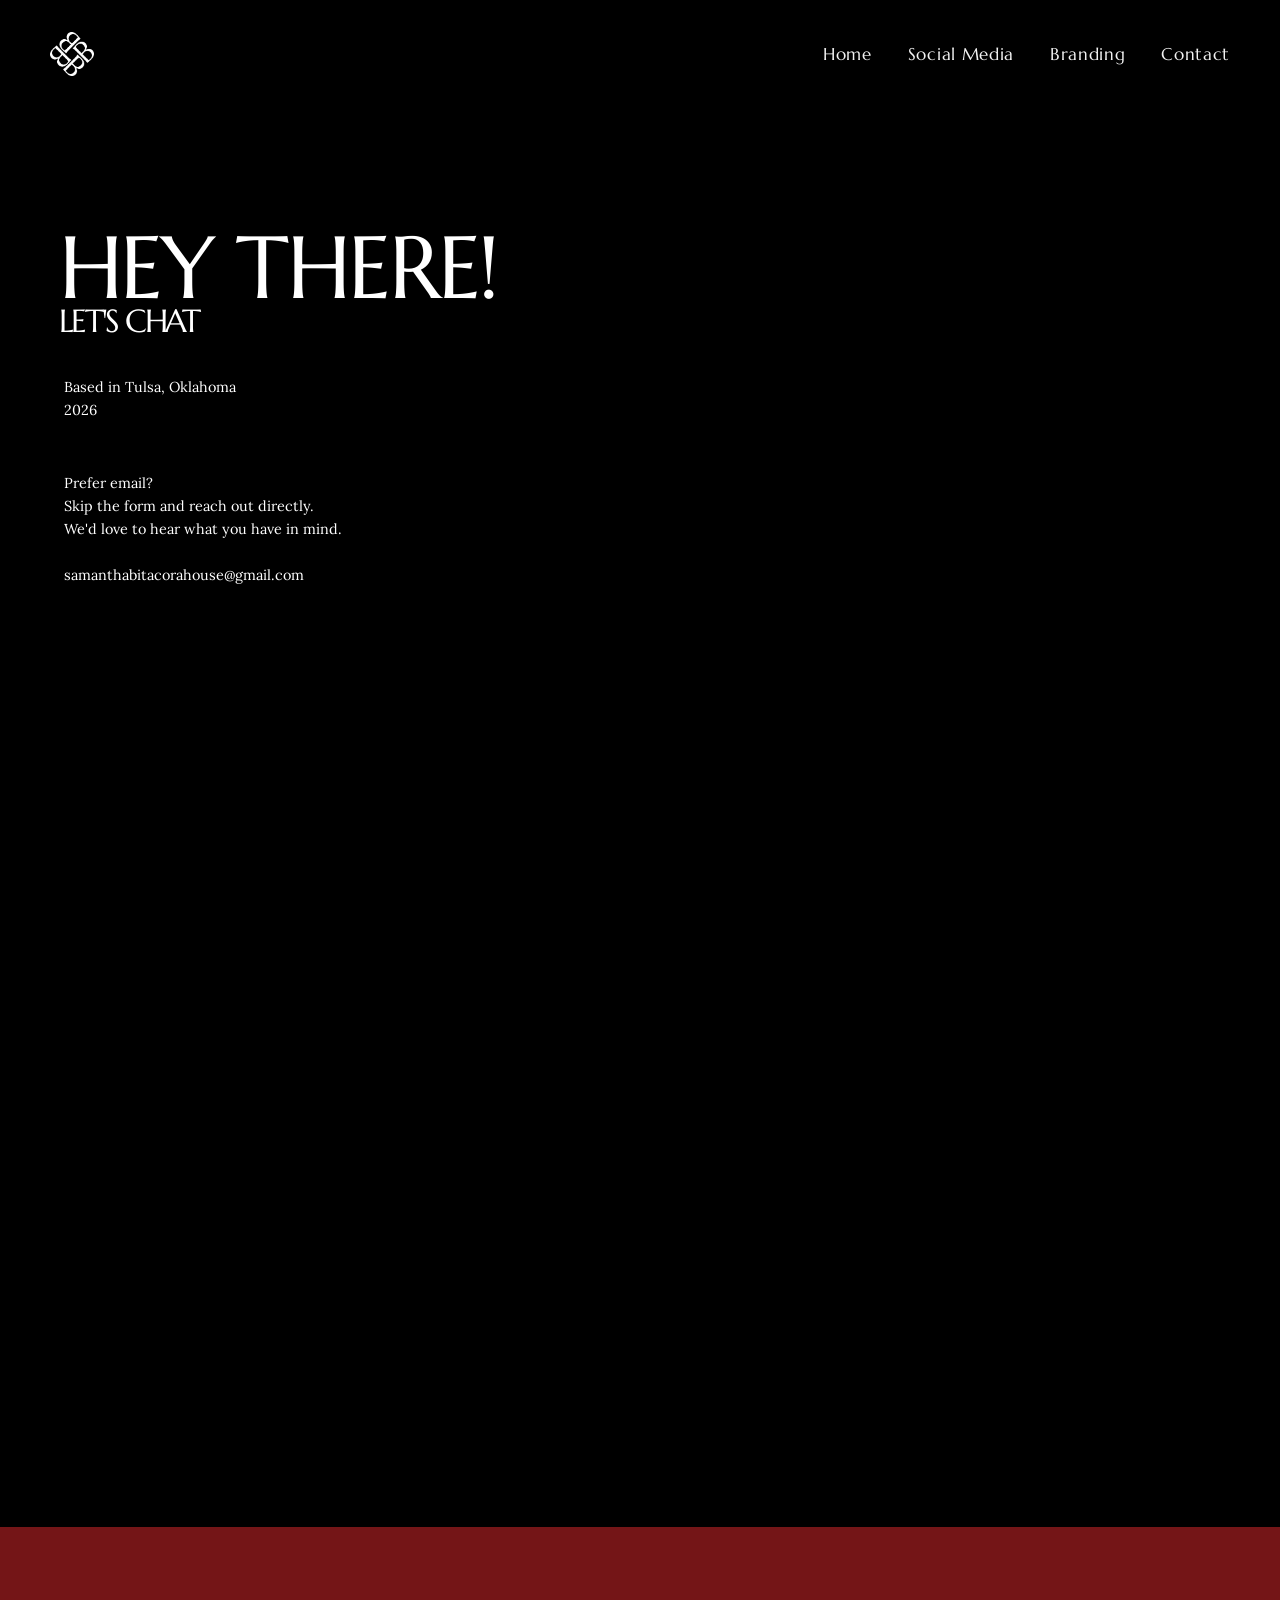
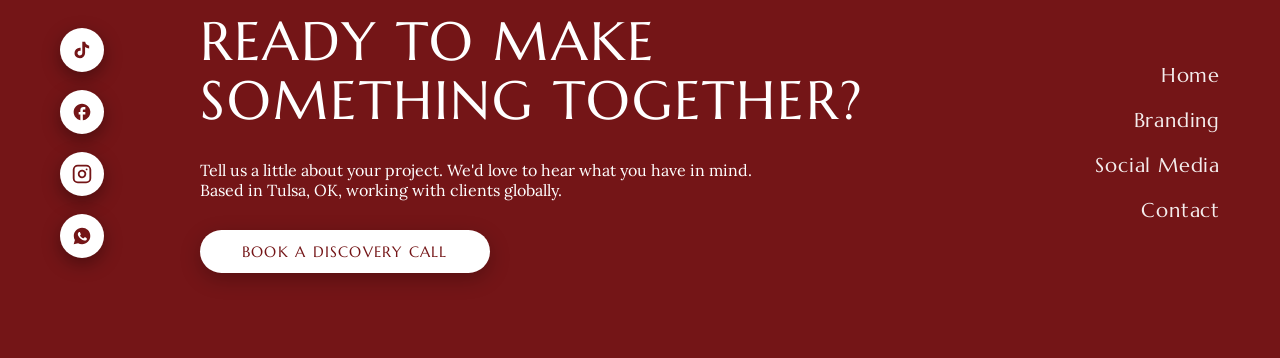
<file: Contact.html>
<!DOCTYPE html>
<html lang="en">
<head>
  <meta charset="UTF-8">
  <meta name="viewport" content="width=device-width, initial-scale=1.0">
  <title>Book a Discovery Call | Contact Bitacora House</title>
  <meta name="description" content="Ready to start your branding or social media project? Schedule a 30-minute discovery call with Bitácora House in Tulsa, OK.">
  <meta name="robots" content="index, follow">
  <link rel="canonical" href="https://bitacorahouse.com/Contact">
  <link rel="icon" type="image/png" href="BHLOGO.png">

  <!-- Open Graph / Redes Sociales -->
  <meta property="og:type" content="website">
  <meta property="og:site_name" content="Bitácora House">
  <meta property="og:title" content="Contact &amp; Book a Discovery Call | Bitácora House">
  <meta property="og:description" content="Tell us about your project. Based in Tulsa, OK, working with clients globally.">
  <meta property="og:url" content="https://bitacorahouse.com/Contact">
  <meta property="og:image" content="https://bitacorahouse.com/og-cover.jpg">

  <!-- Twitter / X -->
  <meta name="twitter:card" content="summary_large_image">
  <meta name="twitter:title" content="Contact &amp; Book a Discovery Call | Bitácora House">
  <meta name="twitter:description" content="Tell us about your project. Based in Tulsa, OK, working with clients globally.">
  <meta name="twitter:image" content="https://bitacorahouse.com/og-cover.jpg">

  <!-- Google Fonts -->
  <link rel="preconnect" href="https://fonts.googleapis.com">
  <link rel="preconnect" href="https://fonts.gstatic.com" crossorigin>
  <link href="https://fonts.googleapis.com/css2?family=Lora:ital,wght@0,400;0,500;1,400;1,500&family=Marcellus&display=swap" rel="stylesheet">

  <link rel="stylesheet" href="style.css">
</head>
<body>

  <!-- INICIO DEL LOADER -->
  <div id="contenedor-loader">
    <video class="video-loader" autoplay loop muted playsinline>
      <source src="1116.mp4" type="video/mp4">
    </video>
  </div>
  <!-- FIN DEL LOADER -->

  <!-- Cursor Personalizado -->
  <div class="custom-cursor" id="customCursor">
    <img src="BHLOGO.png" alt="Cursor" class="cursor-logo">
  </div>

  <!-- Video de Fondo -->
  <video id="bgVideo" src="fondologob.mp4" autoplay loop muted playsinline preload="auto"></video>

  <!-- NAVEGACIÓN -->
  <header class="navbar">
    <a href="index.html" class="brand-logo" aria-label="Home">
      <img src="BHLOGO.png" alt="Símbolo de marca" class="brand-logo-img">
    </a>
    <nav class="nav-links">
      <a href="index.html" class="nav-link">Home</a>
       <a href="Social-Media" class="nav-link">Social Media</a>
      <a href="Branding" class="nav-link">Branding</a>
      <a href="Contact" class="nav-link">Contact</a>
    </nav>
  </header>

 <!-- BANNER: CONTACT ME (Modo Oscuro + Desenfoque) -->
  <section class="contact-me-section scroll-blur-focus" id="contactSection">
    <div class="contact-container scroll-reveal fade-in-4s">
      
      <h1 class="contact-huge-title">HEY THERE! <br><div style="font-size: 2rem;">LET'S CHAT</div></h1>
      
      <div class="contact-content">
        <!-- Columna Izquierda: Información -->
        <div class="contact-info">
          <div class="info-block">
            <p>Based in Tulsa, Oklahoma</p>
            <p>2026</p>
          </div>
          <div class="info-block">
            <p>Prefer email?</p>
            <p>Skip the form and reach out directly. We'd love to hear what you have in mind.</p><br>
            <p>samanthabitacorahouse@gmail.com</p>
          </div>
        </div>

        <!-- Columna Derecha: Calendly -->
        <div class="contact-form-wrapper">
          <!-- Calendly inline widget begin -->
          <div class="calendly-inline-widget" 
     data-url="https://calendly.com/contact-bitacorahouse/30min?hide_gdpr_banner=1&background_color=1a1a1a&text_color=ffffff&primary_color=656468" 
     data-resize="true"
     style="width: 100%; min-width: 320px; height: 1100px;">
</div>
          <script type="text/javascript" src="https://assets.calendly.com/assets/external/widget.js" async></script>
          <!-- Calendly inline widget end -->
        </div>
      </div>
    </div>
  </section>


  <!-- BANNER: FOOTER ROJO VINO -->
  <footer class="footer-banner" id="contact">
    <div class="footer-container">
      <div class="footer-socials">
        <a href="https://www.tiktok.com/@bitacorahouse" class="social-circle" aria-label="TikTok">
          <svg viewBox="0 0 24 24" fill="currentColor">
            <path d="M19.59 6.69a4.83 4.83 0 0 1-3.77-4.25V2h-3.45v13.67a2.89 2.89 0 0 1-5.2 1.74 2.89 2.89 0 0 1 2.31-4.64c.29 0 .58.04.86.12V9.32a6.34 6.34 0 0 0-.86-.06A6.33 6.33 0 0 0 3 15.59a6.34 6.34 0 0 0 10.82 4.47 6.27 6.27 0 0 0 1.88-4.47V8.5a8.2 8.2 0 0 0 4.89 1.63v-3.44h-1z"/>
          </svg>
        </a>
        <a href="https://www.facebook.com/profile.php?id=61594829940102" class="social-circle" aria-label="Facebook">
          <svg viewBox="0 0 24 24" fill="currentColor">
            <path d="M22 12c0-5.52-4.48-10-10-10S2 6.48 2 12c0 4.84 3.44 8.87 8 9.8V15H8v-3h2V9.5C10 7.57 11.57 6 13.5 6H16v3h-2c-.55 0-1 .45-1 1v2h3v3h-3v6.95C18.05 21.45 22 17.19 22 12z"/>
          </svg>
        </a>
        <a href="https://www.instagram.com/bitacorahouse/" class="social-circle" aria-label="Instagram">
          <svg viewBox="0 0 24 24" fill="none" stroke="currentColor" stroke-width="2.2" stroke-linecap="round" stroke-linejoin="round">
            <rect x="2" y="2" width="20" height="20" rx="5" ry="5"></rect>
            <path d="M16 11.37A4 4 0 1 1 12.63 8 4 4 0 0 1 16 11.37z"></path>
            <line x1="17.5" y1="6.5" x2="17.51" y2="6.5"></line>
          </svg>
        </a>
        <a href="https://wa.me/19188155447" class="social-circle" aria-label="WhatsApp">
          <svg viewBox="0 0 24 24" fill="currentColor">
            <path d="M12.04 2c-5.46 0-9.91 4.45-9.91 9.91 0 1.75.46 3.45 1.32 4.95L2.05 22l5.25-1.38c1.45.79 3.08 1.21 4.74 1.21 5.46 0 9.91-4.45 9.91-9.91 0-2.65-1.03-5.14-2.9-7.01A9.82 9.82 0 0 0 12.04 2zm5.78 14.07c-.24.68-1.39 1.3-1.92 1.38-.49.07-1.12.1-3.23-.77-2.7-1.12-4.44-3.86-4.57-4.04-.13-.18-1.09-1.45-1.09-2.76s.69-1.96.93-2.22c.24-.27.53-.33.71-.33.18 0 .35 0 .5.01.16.01.37-.06.58.44.22.52.74 1.8.8 1.93.07.13.11.29.02.47-.09.18-.13.29-.27.45-.13.16-.28.35-.4.47-.13.13-.27.27-.12.53.16.27.69 1.14 1.48 1.84 1.02.91 1.88 1.19 2.15 1.32.27.13.42.11.58-.07.16-.18.68-.79.86-1.06.18-.27.35-.22.6-.13.24.09 1.54.73 1.81.86.27.13.44.2.5.31.07.11.07.64-.17 1.32z"/>
          </svg>
        </a>
      </div>

      <div class="footer-center">
        <h2 class="footer-title">READY TO MAKE SOMETHING TOGETHER?</h2>
        <p>Tell us a little about your project. We'd love to hear what you have in mind.<br>Based in Tulsa, OK, working with clients globally.</p>
        <a href="Contact" class="footer-btn-pill">BOOK A DISCOVERY CALL</a>
      </div>

      <nav class="footer-nav">
        <a href="index.html" class="footer-link">Home</a>
        <a href="Branding" class="footer-link">Branding</a>
        <a href="Social-Media" class="footer-link">Social Media</a>
        <a href="Contact" class="footer-link">Contact</a>
      </nav>
    </div>
  </footer>

  <script src="script.js"></script>

  <script>
    document.addEventListener('DOMContentLoaded', () => {
      const contactForm = document.getElementById('contactForm');
      const submitBtn = document.getElementById('submitBtn');
      const formSuccessMsg = document.getElementById('formSuccessMsg');

      if (contactForm) {
        contactForm.addEventListener('submit', async (e) => {
          e.preventDefault();

          const originalText = submitBtn.textContent;
          submitBtn.textContent = 'Sending...';
          submitBtn.disabled = true;

          const ajaxUrl = contactForm.action.replace('formsubmit.co/', 'formsubmit.co/ajax/');

          try {
            const response = await fetch(ajaxUrl, {
              method: 'POST',
              headers: {
                'Accept': 'application/json'
              },
              body: new FormData(contactForm)
            });

            const data = await response.json();

            if (response.ok && data.success) {
              contactForm.style.display = 'none';
              formSuccessMsg.classList.add('is-visible');
              contactForm.reset();
            } else {
              throw new Error(data.message || 'Error');
            }
          } catch (err) {
            submitBtn.textContent = originalText;
            submitBtn.disabled = false;
            alert('There was an issue sending your message. Please try again.');
          }
        });
      }
    });
  </script>
</body>
</html>
</file>
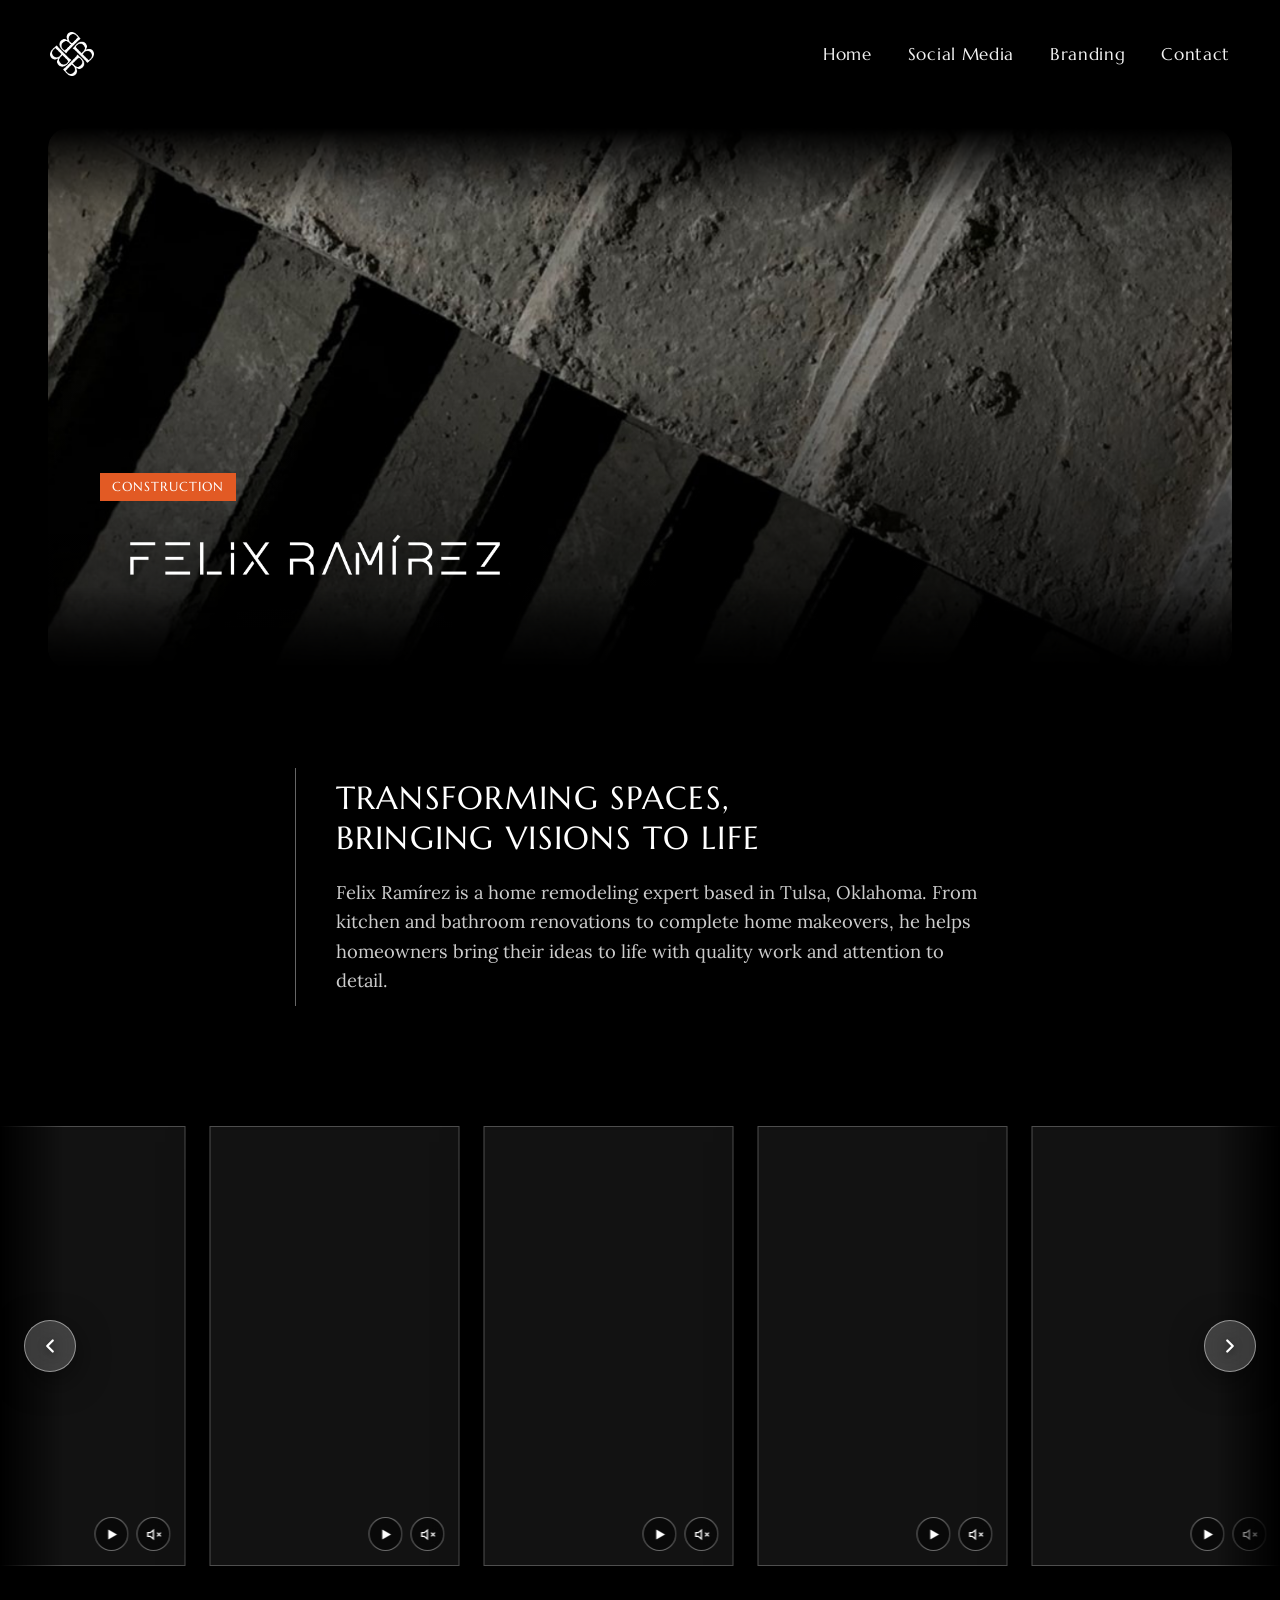
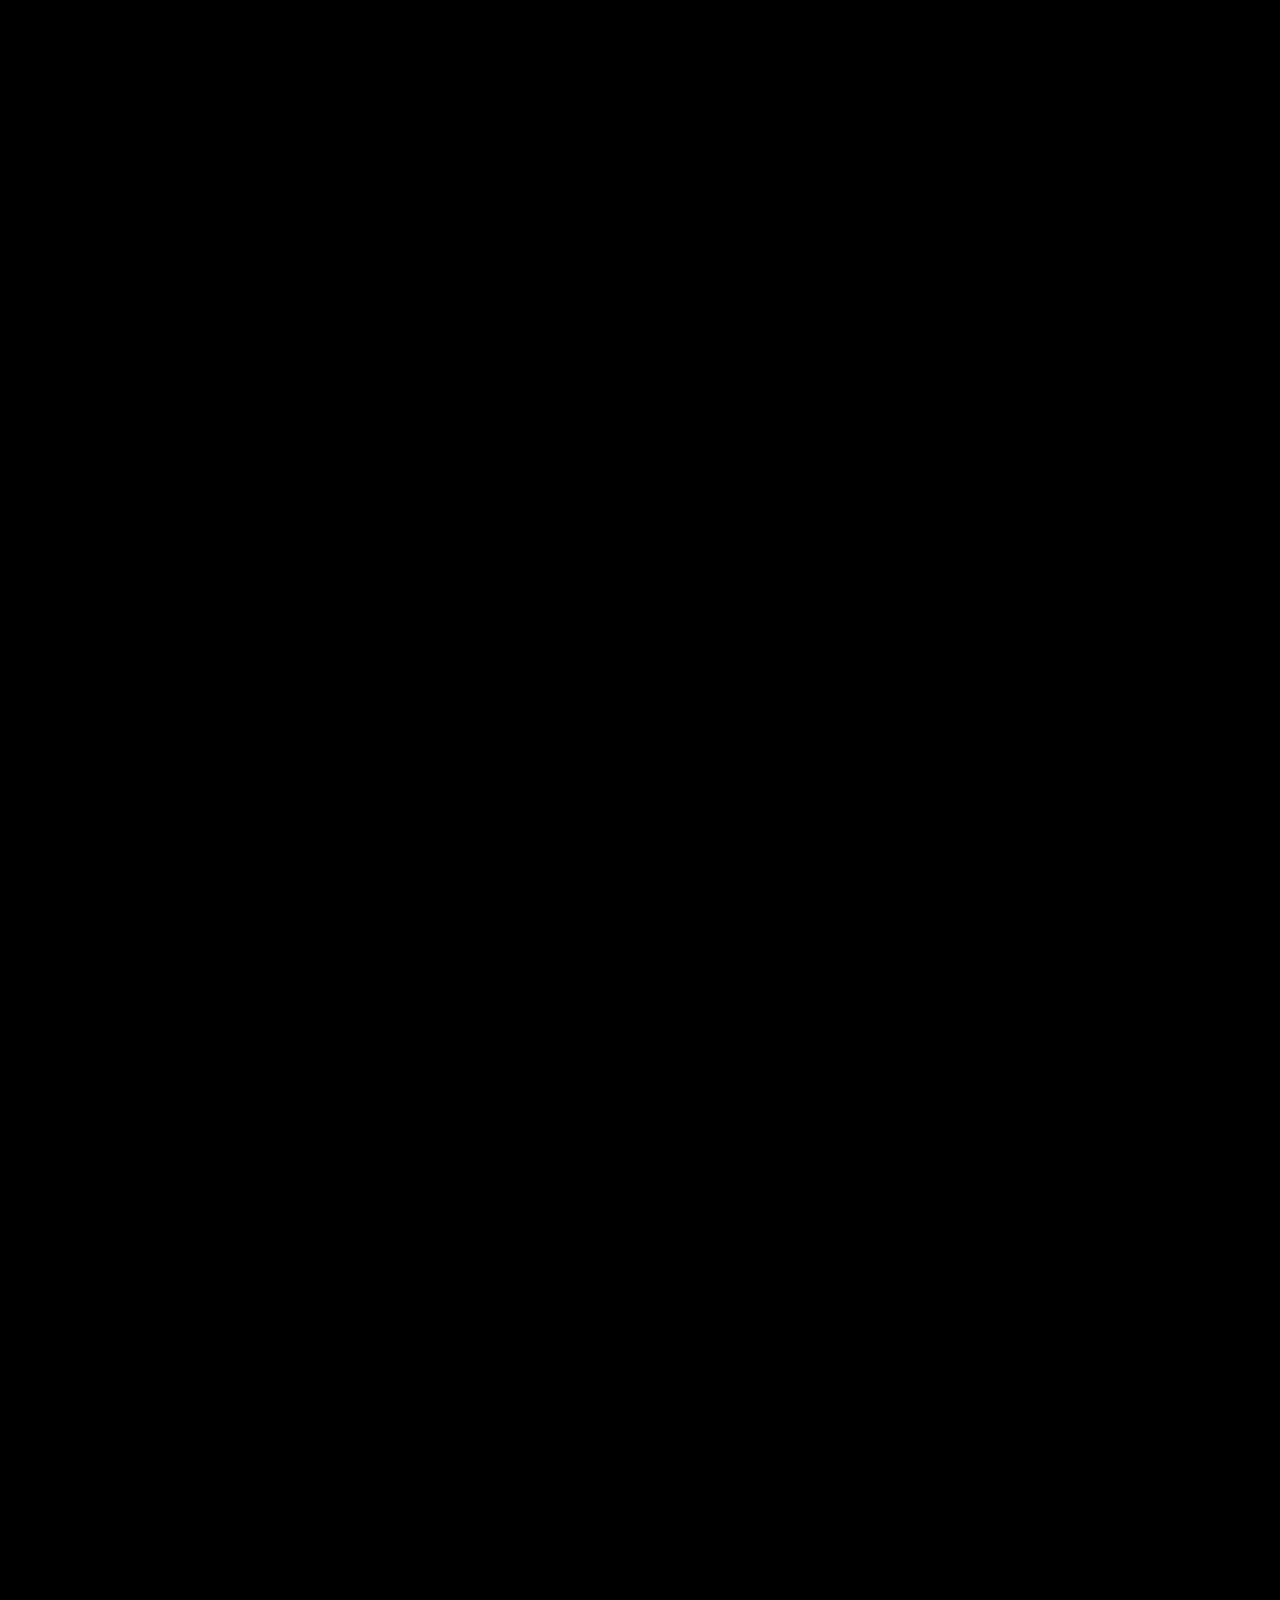
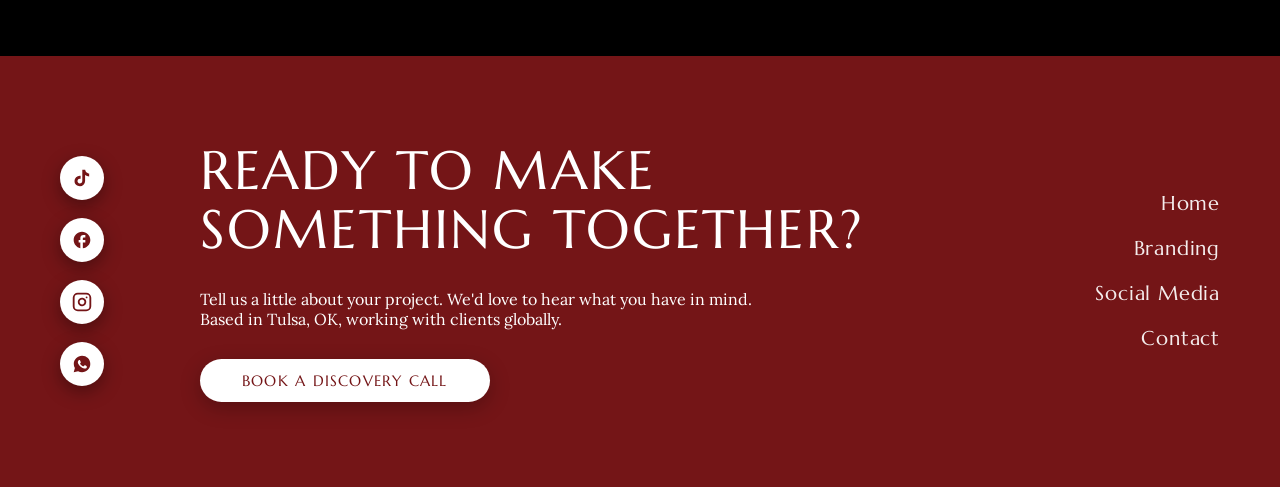
<file: Felix.html>
<!DOCTYPE html>
<html lang="en">
<head>
  <meta charset="UTF-8">
  <meta name="viewport" content="width=device-width, initial-scale=1.0">
  <title>Felix Ramirez</title>

  <!-- Google Fonts -->
  <link rel="preconnect" href="https://fonts.googleapis.com">
  <link rel="preconnect" href="https://fonts.gstatic.com" crossorigin>
  <link href="https://fonts.googleapis.com/css2?family=Lora:ital,wght@0,400;0,500;1,400;1,500&family=Marcellus&display=swap" rel="stylesheet">

  <!-- Preconexión a Cloudflare R2 -->
  <link rel="preconnect" href="https://pub-6bf4c243ac1148e3a5c3381489ba08fd.r2.dev" crossorigin>
  <link rel="dns-prefetch" href="https://pub-6bf4c243ac1148e3a5c3381489ba08fd.r2.dev">

  <link rel="stylesheet" href="style.css">
</head>
<body>
  <!-- INICIO DEL LOADER -->
  <div id="contenedor-loader">
    <video class="video-loader" autoplay loop muted playsinline>
      <source src="1116.mp4" type="video/mp4">
    </video>
  </div>
  <!-- FIN DEL LOADER -->

  <!-- Cursor Personalizado -->
  <div class="custom-cursor" id="customCursor">
    <svg viewBox="0 0 24 24" fill="none" stroke="currentColor" stroke-width="2.2" stroke-linecap="round" stroke-linejoin="round">
      <line x1="7" y1="17" x2="17" y2="7"></line>
      <polyline points="7 7 17 7 17 17"></polyline>
    </svg>
  </div>

  <header class="navbar">
    <a href="index.html" class="brand-logo" aria-label="Home">
      <img src="BHLOGO.png" alt="Símbolo de marca" class="brand-logo-img">
    </a>

    <nav class="nav-links">
      <a href="index.html" class="nav-link">Home</a>
  <a href="Social-Media" class="nav-link">Social Media</a>
      <a href="Branding" class="nav-link">Branding</a>
      <a href="Contact" class="nav-link">Contact</a>
    </nav>
  </header>
  
  <!-- BANNER 1: HERO DEL PROYECTO -->
  <section class="Oproject-hero">
    <div class="project-hero-image-wrapper">
      <img src="6.png" alt="Textura de construcción" class="project-hero-bg">
      <div class="project-hero-overlay"></div>
    </div>
    
    <div class="project-hero-content">
      <span class="project-badge">CONSTRUCTION</span>
      <img src="felix-logo.png" alt="Felix Ramírez" class="project-logo">
    </div>
  </section>

  <!-- BANNER 2: TEXTO ESTRUCTURADO CON LÍNEA VERTICAL -->
  <section class="project-text-section">
    <div class="project-text-wrapper">
      <div class="project-text-line"></div>
      
      <div class="project-text-content">
        <h2 class="project-text-title">Transforming Spaces, Bringing Visions to Life</h2>
        <p class="project-text-paragraph">
          Felix Ramírez is a home remodeling expert based in Tulsa, Oklahoma. From kitchen and bathroom renovations to complete home makeovers, he helps homeowners bring their ideas to life with quality work and attention to detail.
        </p>
      </div>
    </div>
  </section>

  <!-- BANNER 3: CARRUSEL DE VIDEOS EN BUCLE (SOLO CLOUDFLARE R2) -->
  <section class="carousel-section project-carousel">
    <div class="carousel-nav-wrapper">
      <button class="glass-btn" id="prevBtn" aria-label="Reel anterior">
        <svg viewBox="0 0 24 24" fill="none" stroke="currentColor" stroke-width="2.5" stroke-linecap="round" stroke-linejoin="round">
          <polyline points="15 18 9 12 15 6"></polyline>
        </svg>
      </button>

      <div class="carousel-viewport" id="carouselViewport">
        <div class="carousel-track" id="carouselTrack">
          
          <!-- Tarjeta de Video 1 -->
          <article class="reel-card">
            <div class="reel-controls">
              <button class="reel-ctrl-btn btn-play" aria-label="Play/Pause">
                <svg class="icon-play" viewBox="0 0 24 24" fill="currentColor"><polygon points="6 4 20 12 6 20 6 4"></polygon></svg>
                <svg class="icon-pause" viewBox="0 0 24 24" fill="currentColor"><rect x="6" y="4" width="4" height="16"></rect><rect x="14" y="4" width="4" height="16"></rect></svg>
              </button>
              <button class="reel-ctrl-btn btn-mute" aria-label="Mute/Unmute">
                <svg class="icon-unmuted" viewBox="0 0 24 24" fill="none" stroke="currentColor" stroke-width="2"><polygon points="11 5 6 9 2 9 2 15 6 15 11 19 11 5"></polygon><path d="M19.07 4.93a10 10 0 0 1 0 14.14M15.54 8.46a5 5 0 0 1 0 7.07"></path></svg>
                <svg class="icon-muted" viewBox="0 0 24 24" fill="none" stroke="currentColor" stroke-width="2"><polygon points="11 5 6 9 2 9 2 15 6 15 11 19 11 5"></polygon><line x1="23" y1="9" x2="17" y2="15"></line><line x1="17" y1="9" x2="23" y2="15"></line></svg>
              </button>
            </div>
            <video class="reel-video" loop muted playsinline preload="none" src="https://pub-6bf4c243ac1148e3a5c3381489ba08fd.r2.dev/f7.mp4"></video>
          </article>

          <!-- Tarjeta de Video 2 -->
          <article class="reel-card">
            <div class="reel-controls">
              <button class="reel-ctrl-btn btn-play" aria-label="Play/Pause">
                <svg class="icon-play" viewBox="0 0 24 24" fill="currentColor"><polygon points="6 4 20 12 6 20 6 4"></polygon></svg>
                <svg class="icon-pause" viewBox="0 0 24 24" fill="currentColor"><rect x="6" y="4" width="4" height="16"></rect><rect x="14" y="4" width="4" height="16"></rect></svg>
              </button>
              <button class="reel-ctrl-btn btn-mute" aria-label="Mute/Unmute">
                <svg class="icon-unmuted" viewBox="0 0 24 24" fill="none" stroke="currentColor" stroke-width="2"><polygon points="11 5 6 9 2 9 2 15 6 15 11 19 11 5"></polygon><path d="M19.07 4.93a10 10 0 0 1 0 14.14M15.54 8.46a5 5 0 0 1 0 7.07"></path></svg>
                <svg class="icon-muted" viewBox="0 0 24 24" fill="none" stroke="currentColor" stroke-width="2"><polygon points="11 5 6 9 2 9 2 15 6 15 11 19 11 5"></polygon><line x1="23" y1="9" x2="17" y2="15"></line><line x1="17" y1="9" x2="23" y2="15"></line></svg>
              </button>
            </div>
            <video class="reel-video" loop muted playsinline preload="none" src="https://pub-6bf4c243ac1148e3a5c3381489ba08fd.r2.dev/f6.mp4"></video>
          </article>

          <!-- Tarjeta de Video 3 -->
          <article class="reel-card">
            <div class="reel-controls">
              <button class="reel-ctrl-btn btn-play" aria-label="Play/Pause">
                <svg class="icon-play" viewBox="0 0 24 24" fill="currentColor"><polygon points="6 4 20 12 6 20 6 4"></polygon></svg>
                <svg class="icon-pause" viewBox="0 0 24 24" fill="currentColor"><rect x="6" y="4" width="4" height="16"></rect><rect x="14" y="4" width="4" height="16"></rect></svg>
              </button>
              <button class="reel-ctrl-btn btn-mute" aria-label="Mute/Unmute">
                <svg class="icon-unmuted" viewBox="0 0 24 24" fill="none" stroke="currentColor" stroke-width="2"><polygon points="11 5 6 9 2 9 2 15 6 15 11 19 11 5"></polygon><path d="M19.07 4.93a10 10 0 0 1 0 14.14M15.54 8.46a5 5 0 0 1 0 7.07"></path></svg>
                <svg class="icon-muted" viewBox="0 0 24 24" fill="none" stroke="currentColor" stroke-width="2"><polygon points="11 5 6 9 2 9 2 15 6 15 11 19 11 5"></polygon><line x1="23" y1="9" x2="17" y2="15"></line><line x1="17" y1="9" x2="23" y2="15"></line></svg>
              </button>
            </div>
            <video class="reel-video" loop muted playsinline preload="none" src="https://pub-6bf4c243ac1148e3a5c3381489ba08fd.r2.dev/f5.mp4"></video>
          </article>

          <!-- Tarjeta de Video 4 -->
          <article class="reel-card">
            <div class="reel-controls">
              <button class="reel-ctrl-btn btn-play" aria-label="Play/Pause">
                <svg class="icon-play" viewBox="0 0 24 24" fill="currentColor"><polygon points="6 4 20 12 6 20 6 4"></polygon></svg>
                <svg class="icon-pause" viewBox="0 0 24 24" fill="currentColor"><rect x="6" y="4" width="4" height="16"></rect><rect x="14" y="4" width="4" height="16"></rect></svg>
              </button>
              <button class="reel-ctrl-btn btn-mute" aria-label="Mute/Unmute">
                <svg class="icon-unmuted" viewBox="0 0 24 24" fill="none" stroke="currentColor" stroke-width="2"><polygon points="11 5 6 9 2 9 2 15 6 15 11 19 11 5"></polygon><path d="M19.07 4.93a10 10 0 0 1 0 14.14M15.54 8.46a5 5 0 0 1 0 7.07"></path></svg>
                <svg class="icon-muted" viewBox="0 0 24 24" fill="none" stroke="currentColor" stroke-width="2"><polygon points="11 5 6 9 2 9 2 15 6 15 11 19 11 5"></polygon><line x1="23" y1="9" x2="17" y2="15"></line><line x1="17" y1="9" x2="23" y2="15"></line></svg>
              </button>
            </div>
            <video class="reel-video" loop muted playsinline preload="none" src="https://pub-6bf4c243ac1148e3a5c3381489ba08fd.r2.dev/f4.mp4"></video>
          </article>

          <!-- Tarjeta de Video 5 -->
          <article class="reel-card">
            <div class="reel-controls">
              <button class="reel-ctrl-btn btn-play" aria-label="Play/Pause">
                <svg class="icon-play" viewBox="0 0 24 24" fill="currentColor"><polygon points="6 4 20 12 6 20 6 4"></polygon></svg>
                <svg class="icon-pause" viewBox="0 0 24 24" fill="currentColor"><rect x="6" y="4" width="4" height="16"></rect><rect x="14" y="4" width="4" height="16"></rect></svg>
              </button>
              <button class="reel-ctrl-btn btn-mute" aria-label="Mute/Unmute">
                <svg class="icon-unmuted" viewBox="0 0 24 24" fill="none" stroke="currentColor" stroke-width="2"><polygon points="11 5 6 9 2 9 2 15 6 15 11 19 11 5"></polygon><path d="M19.07 4.93a10 10 0 0 1 0 14.14M15.54 8.46a5 5 0 0 1 0 7.07"></path></svg>
                <svg class="icon-muted" viewBox="0 0 24 24" fill="none" stroke="currentColor" stroke-width="2"><polygon points="11 5 6 9 2 9 2 15 6 15 11 19 11 5"></polygon><line x1="23" y1="9" x2="17" y2="15"></line><line x1="17" y1="9" x2="23" y2="15"></line></svg>
              </button>
            </div>
            <video class="reel-video" loop muted playsinline preload="none" src="https://pub-6bf4c243ac1148e3a5c3381489ba08fd.r2.dev/f3.mp4"></video>
          </article>

          <!-- Tarjeta de Video 6 -->
          <article class="reel-card">
            <div class="reel-controls">
              <button class="reel-ctrl-btn btn-play" aria-label="Play/Pause">
                <svg class="icon-play" viewBox="0 0 24 24" fill="currentColor"><polygon points="6 4 20 12 6 20 6 4"></polygon></svg>
                <svg class="icon-pause" viewBox="0 0 24 24" fill="currentColor"><rect x="6" y="4" width="4" height="16"></rect><rect x="14" y="4" width="4" height="16"></rect></svg>
              </button>
              <button class="reel-ctrl-btn btn-mute" aria-label="Mute/Unmute">
                <svg class="icon-unmuted" viewBox="0 0 24 24" fill="none" stroke="currentColor" stroke-width="2"><polygon points="11 5 6 9 2 9 2 15 6 15 11 19 11 5"></polygon><path d="M19.07 4.93a10 10 0 0 1 0 14.14M15.54 8.46a5 5 0 0 1 0 7.07"></path></svg>
                <svg class="icon-muted" viewBox="0 0 24 24" fill="none" stroke="currentColor" stroke-width="2"><polygon points="11 5 6 9 2 9 2 15 6 15 11 19 11 5"></polygon><line x1="23" y1="9" x2="17" y2="15"></line><line x1="17" y1="9" x2="23" y2="15"></line></svg>
              </button>
            </div>
            <video class="reel-video" loop muted playsinline preload="none" src="https://pub-6bf4c243ac1148e3a5c3381489ba08fd.r2.dev/f2.mp4"></video>
          </article>

          <!-- Tarjeta de Video 7 -->
          <article class="reel-card">
            <div class="reel-controls">
              <button class="reel-ctrl-btn btn-play" aria-label="Play/Pause">
                <svg class="icon-play" viewBox="0 0 24 24" fill="currentColor"><polygon points="6 4 20 12 6 20 6 4"></polygon></svg>
                <svg class="icon-pause" viewBox="0 0 24 24" fill="currentColor"><rect x="6" y="4" width="4" height="16"></rect><rect x="14" y="4" width="4" height="16"></rect></svg>
              </button>
              <button class="reel-ctrl-btn btn-mute" aria-label="Mute/Unmute">
                <svg class="icon-unmuted" viewBox="0 0 24 24" fill="none" stroke="currentColor" stroke-width="2"><polygon points="11 5 6 9 2 9 2 15 6 15 11 19 11 5"></polygon><path d="M19.07 4.93a10 10 0 0 1 0 14.14M15.54 8.46a5 5 0 0 1 0 7.07"></path></svg>
                <svg class="icon-muted" viewBox="0 0 24 24" fill="none" stroke="currentColor" stroke-width="2"><polygon points="11 5 6 9 2 9 2 15 6 15 11 19 11 5"></polygon><line x1="23" y1="9" x2="17" y2="15"></line><line x1="17" y1="9" x2="23" y2="15"></line></svg>
              </button>
            </div>
            <video class="reel-video" loop muted playsinline preload="none" src="https://pub-6bf4c243ac1148e3a5c3381489ba08fd.r2.dev/f1.mp4"></video>
          </article>

        </div>
      </div>

      <button class="glass-btn" id="nextBtn" aria-label="Reel siguiente">
        <svg viewBox="0 0 24 24" fill="none" stroke="currentColor" stroke-width="2.5" stroke-linecap="round" stroke-linejoin="round">
          <polyline points="9 18 15 12 9 6"></polyline>
        </svg>
      </button>
    </div>
  </section>

  <!-- BANNER 4: ESTADÍSTICAS DEL PROYECTO -->
  <section class="project-stats-section">
    <div class="project-stats-container">
      <div class="project-stat-item scroll-reveal">
        <h3 class="p-stat-number">+50.000<br>VIEWS</h3>
        <p class="p-stat-sub">Content that connects.</p>
      </div>
      <div class="project-stat-item scroll-reveal">
        <h3 class="p-stat-number">+30<br>CONTENT</h3>
        <p class="p-stat-sub">Creative pieces delivered.</p>
      </div>
    </div>
  </section>

  <!-- BANNER 5: VISUAL DIRECTION (CARRUSEL DE IDENTIDAD) -->
  <section class="visual-direction-section">
    <h2 class="visual-direction-title scroll-reveal">VISUAL DIRECTION</h2>
    
    <div class="vd-carousel-wrapper scroll-reveal">
      <div class="vd-carousel-track" id="vdCarouselTrack">
        <img src="./Felixpyv/1.png" loading="lazy" alt="Identidad Visual Felix 1" class="vd-carousel-img">
        <img src="./Felixpyv/2.png" loading="lazy" alt="Identidad Visual Felix 2" class="vd-carousel-img">
        <img src="./Felixpyv/3.png" loading="lazy" alt="Identidad Visual Felix 3" class="vd-carousel-img">
        <img src="./Felixpyv/4.png" loading="lazy" alt="Identidad Visual Felix 4" class="vd-carousel-img">
      </div>
      
      <div class="vd-carousel-dots">
        <button class="vd-dot active" aria-label="Ir a imagen 1"></button>
        <button class="vd-dot" aria-label="Ir a imagen 2"></button>
        <button class="vd-dot" aria-label="Ir a imagen 3"></button>
        <button class="vd-dot" aria-label="Ir a imagen 4"></button>
      </div>
    </div>
  </section>

  <!-- BANNER 6: SOCIAL MEDIA POSTS -->
  <section class="social-posts-section">
    <div class="social-posts-grid scroll-reveal">
      
      <!-- Post 1: CARRUSEL AUTOMÁTICO -->
      <article class="social-post-card auto-carousel">
        <div class="auto-carousel-track">
          <img src="./Felixpyv/M1.png" loading="lazy" alt="Post 1 Slide 1" class="social-post-img">
          <img src="./Felixpyv/M2.png" loading="lazy" alt="Post 1 Slide 2" class="social-post-img">
          <img src="./Felixpyv/M3.png" loading="lazy" alt="Post 1 Slide 3" class="social-post-img">
          <img src="./Felixpyv/M5.png" loading="lazy" alt="Post 1 Slide 4" class="social-post-img">
          <img src="./Felixpyv/M6.png" loading="lazy" alt="Post 1 Slide 5" class="social-post-img">
        </div>
        <div class="auto-carousel-dots">
          <span class="post-dot active"></span>
          <span class="post-dot"></span>
          <span class="post-dot"></span>
          <span class="post-dot"></span>
          <span class="post-dot"></span>
        </div>
      </article>

      <!-- Post 2: CARRUSEL AUTOMÁTICO -->
      <article class="social-post-card auto-carousel">
        <div class="auto-carousel-track">
          <img src="./Felixpyv/T1.png" loading="lazy" alt="Post 2 Slide 1" class="social-post-img">
          <img src="./Felixpyv/T2.png" loading="lazy" alt="Post 2 Slide 2" class="social-post-img">
          <img src="./Felixpyv/T3.png" loading="lazy" alt="Post 2 Slide 3" class="social-post-img">
          <img src="./Felixpyv/T4.png" loading="lazy" alt="Post 2 Slide 4" class="social-post-img">
          <img src="./Felixpyv/T5.png" loading="lazy" alt="Post 2 Slide 5" class="social-post-img">
        </div>
        <div class="auto-carousel-dots">
          <span class="post-dot active"></span>
          <span class="post-dot"></span>
          <span class="post-dot"></span>
          <span class="post-dot"></span>
          <span class="post-dot"></span>
        </div>
      </article>

      <!-- Post 3: CARRUSEL AUTOMÁTICO -->
      <article class="social-post-card auto-carousel">
        <div class="auto-carousel-track">
          <img src="./Felixpyv/MA1.png" loading="lazy" alt="Post 3 Slide 1" class="social-post-img">
          <img src="./Felixpyv/MA2.png" loading="lazy" alt="Post 3 Slide 2" class="social-post-img">
          <img src="./Felixpyv/MA3.png" loading="lazy" alt="Post 3 Slide 3" class="social-post-img">
          <img src="./Felixpyv/MA4.png" loading="lazy" alt="Post 3 Slide 4" class="social-post-img">
        </div>
        <div class="auto-carousel-dots">
          <span class="post-dot active"></span>
          <span class="post-dot"></span>
          <span class="post-dot"></span>
          <span class="post-dot"></span>
        </div>
      </article>

      <!-- Post 4: CARRUSEL AUTOMÁTICO -->
      <article class="social-post-card auto-carousel">
        <div class="auto-carousel-track">
          <img src="./Felixpyv/s1.png" loading="lazy" alt="Post 4 Slide 1" class="social-post-img">
          <img src="./Felixpyv/s2.png" loading="lazy" alt="Post 4 Slide 2" class="social-post-img">
          <img src="./Felixpyv/s3.png" loading="lazy" alt="Post 4 Slide 3" class="social-post-img">
        </div>
        <div class="auto-carousel-dots">
          <span class="post-dot active"></span>
          <span class="post-dot"></span>
          <span class="post-dot"></span>
        </div>
      </article>

       <article class="social-post-card auto-carousel">
        <div class="auto-carousel-track">
          <img src="felix1.jpg" loading="lazy" alt="Post 4 Slide 1" class="social-post-img">
          <img src="felix2.jpg" loading="lazy" alt="Post 4 Slide 2" class="social-post-img">
          <img src="felix3.jpg" loading="lazy" alt="Post 4 Slide 3" class="social-post-img">
          <img src="felix4.jpg" loading="lazy" alt="Post 4 Slide 3" class="social-post-img">
          <img src="felix5.jpg" loading="lazy" alt="Post 4 Slide 3" class="social-post-img">
        </div>
        <div class="auto-carousel-dots">
          <span class="post-dot active"></span>
          <span class="post-dot"></span>
          <span class="post-dot"></span>
           <span class="post-dot"></span>
          <span class="post-dot"></span>
        </div>
      </article>


    </div>
  </section>

  <!-- BANNER: FOOTER ROJO VINO -->
  <footer class="footer-banner" id="contact">
    <div class="footer-container">
      <div class="footer-socials">
        <a href="https://www.tiktok.com/@bitacorahouse" class="social-circle" aria-label="TikTok">
          <svg viewBox="0 0 24 24" fill="currentColor">
            <path d="M19.59 6.69a4.83 4.83 0 0 1-3.77-4.25V2h-3.45v13.67a2.89 2.89 0 0 1-5.2 1.74 2.89 2.89 0 0 1 2.31-4.64c.29 0 .58.04.86.12V9.32a6.34 6.34 0 0 0-.86-.06A6.33 6.33 0 0 0 3 15.59a6.34 6.34 0 0 0 10.82 4.47 6.27 6.27 0 0 0 1.88-4.47V8.5a8.2 8.2 0 0 0 4.89 1.63v-3.44h-1z"/>
          </svg>
        </a>
        <a href="https://www.facebook.com/profile.php?id=61594829940102" class="social-circle" aria-label="Facebook">
          <svg viewBox="0 0 24 24" fill="currentColor">
            <path d="M22 12c0-5.52-4.48-10-10-10S2 6.48 2 12c0 4.84 3.44 8.87 8 9.8V15H8v-3h2V9.5C10 7.57 11.57 6 13.5 6H16v3h-2c-.55 0-1 .45-1 1v2h3v3h-3v6.95C18.05 21.45 22 17.19 22 12z"/>
          </svg>
        </a>
        <a href="https://www.instagram.com/bitacorahouse/" class="social-circle" aria-label="Instagram">
          <svg viewBox="0 0 24 24" fill="none" stroke="currentColor" stroke-width="2.2" stroke-linecap="round" stroke-linejoin="round">
            <rect x="2" y="2" width="20" height="20" rx="5" ry="5"></rect>
            <path d="M16 11.37A4 4 0 1 1 12.63 8 4 4 0 0 1 16 11.37z"></path>
            <line x1="17.5" y1="6.5" x2="17.51" y2="6.5"></line>
          </svg>
        </a>
        <a href="https://wa.me/19188155447" class="social-circle" aria-label="WhatsApp">
          <svg viewBox="0 0 24 24" fill="currentColor">
            <path d="M12.04 2c-5.46 0-9.91 4.45-9.91 9.91 0 1.75.46 3.45 1.32 4.95L2.05 22l5.25-1.38c1.45.79 3.08 1.21 4.74 1.21 5.46 0 9.91-4.45 9.91-9.91 0-2.65-1.03-5.14-2.9-7.01A9.82 9.82 0 0 0 12.04 2zm5.78 14.07c-.24.68-1.39 1.3-1.92 1.38-.49.07-1.12.1-3.23-.77-2.7-1.12-4.44-3.86-4.57-4.04-.13-.18-1.09-1.45-1.09-2.76s.69-1.96.93-2.22c.24-.27.53-.33.71-.33.18 0 .35 0 .5.01.16.01.37-.06.58.44.22.52.74 1.8.8 1.93.07.13.11.29.02.47-.09.18-.13.29-.27.45-.13.16-.28.35-.4.47-.13.13-.27.27-.12.53.16.27.69 1.14 1.48 1.84 1.02.91 1.88 1.19 2.15 1.32.27.13.42.11.58-.07.16-.18.68-.79.86-1.06.18-.27.35-.22.6-.13.24.09 1.54.73 1.81.86.27.13.44.2.5.31.07.11.07.64-.17 1.32z"/>
          </svg>
        </a>
      </div>

      <div class="footer-center">
        <h2 class="footer-title">READY TO MAKE SOMETHING TOGETHER?</h2>
        <p>Tell us a little about your project. We'd love to hear what you have in mind.<br>Based in Tulsa, OK, working with clients globally.</p>
        <a href="Contact" class="footer-btn-pill">BOOK A DISCOVERY CALL</a>
      </div>

      <nav class="footer-nav">
        <a href="index.html" class="footer-link">Home</a>
        <a href="Branding" class="footer-link">Branding</a>
        <a href="Social-Media" class="footer-link">Social Media</a>
        <a href="Contact" class="footer-link">Contact</a>
      </nav>
    </div>
  </footer>

  <script src="script.js"></script>
</body>
</html>
</file>
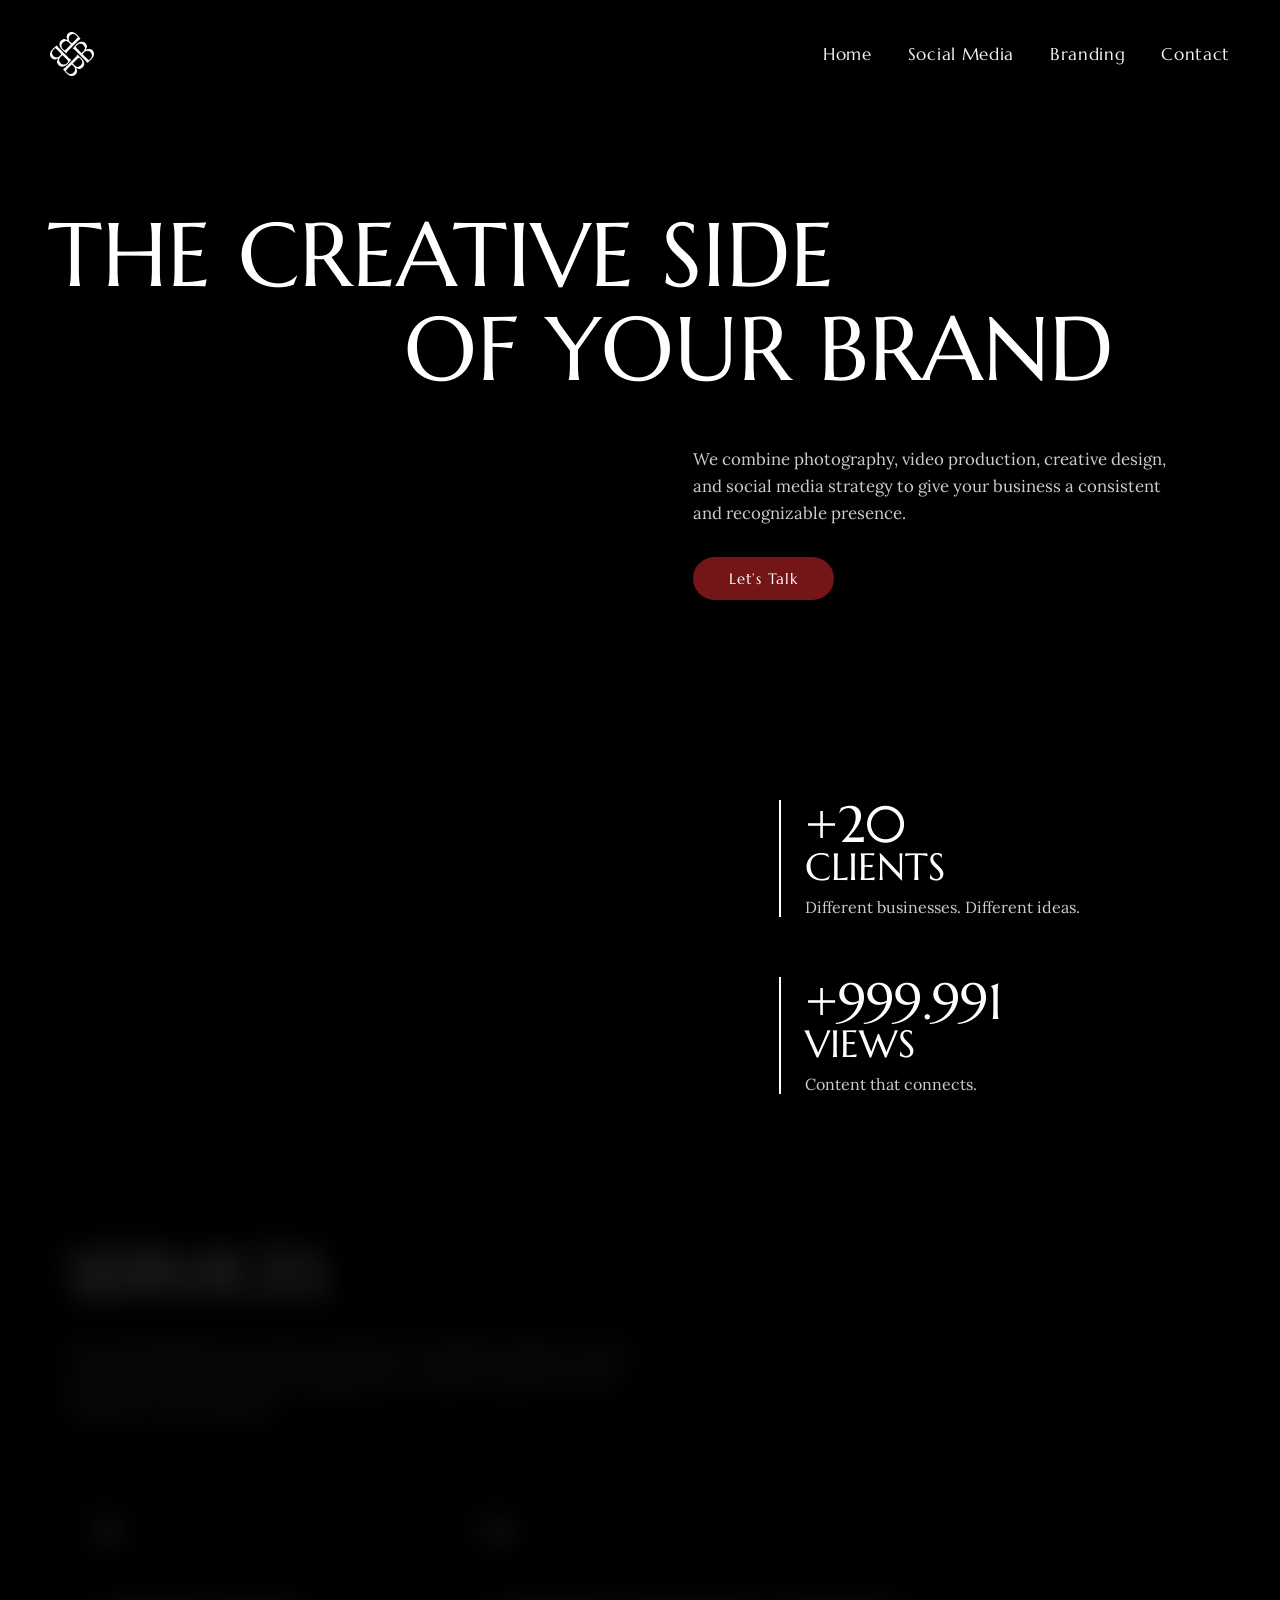
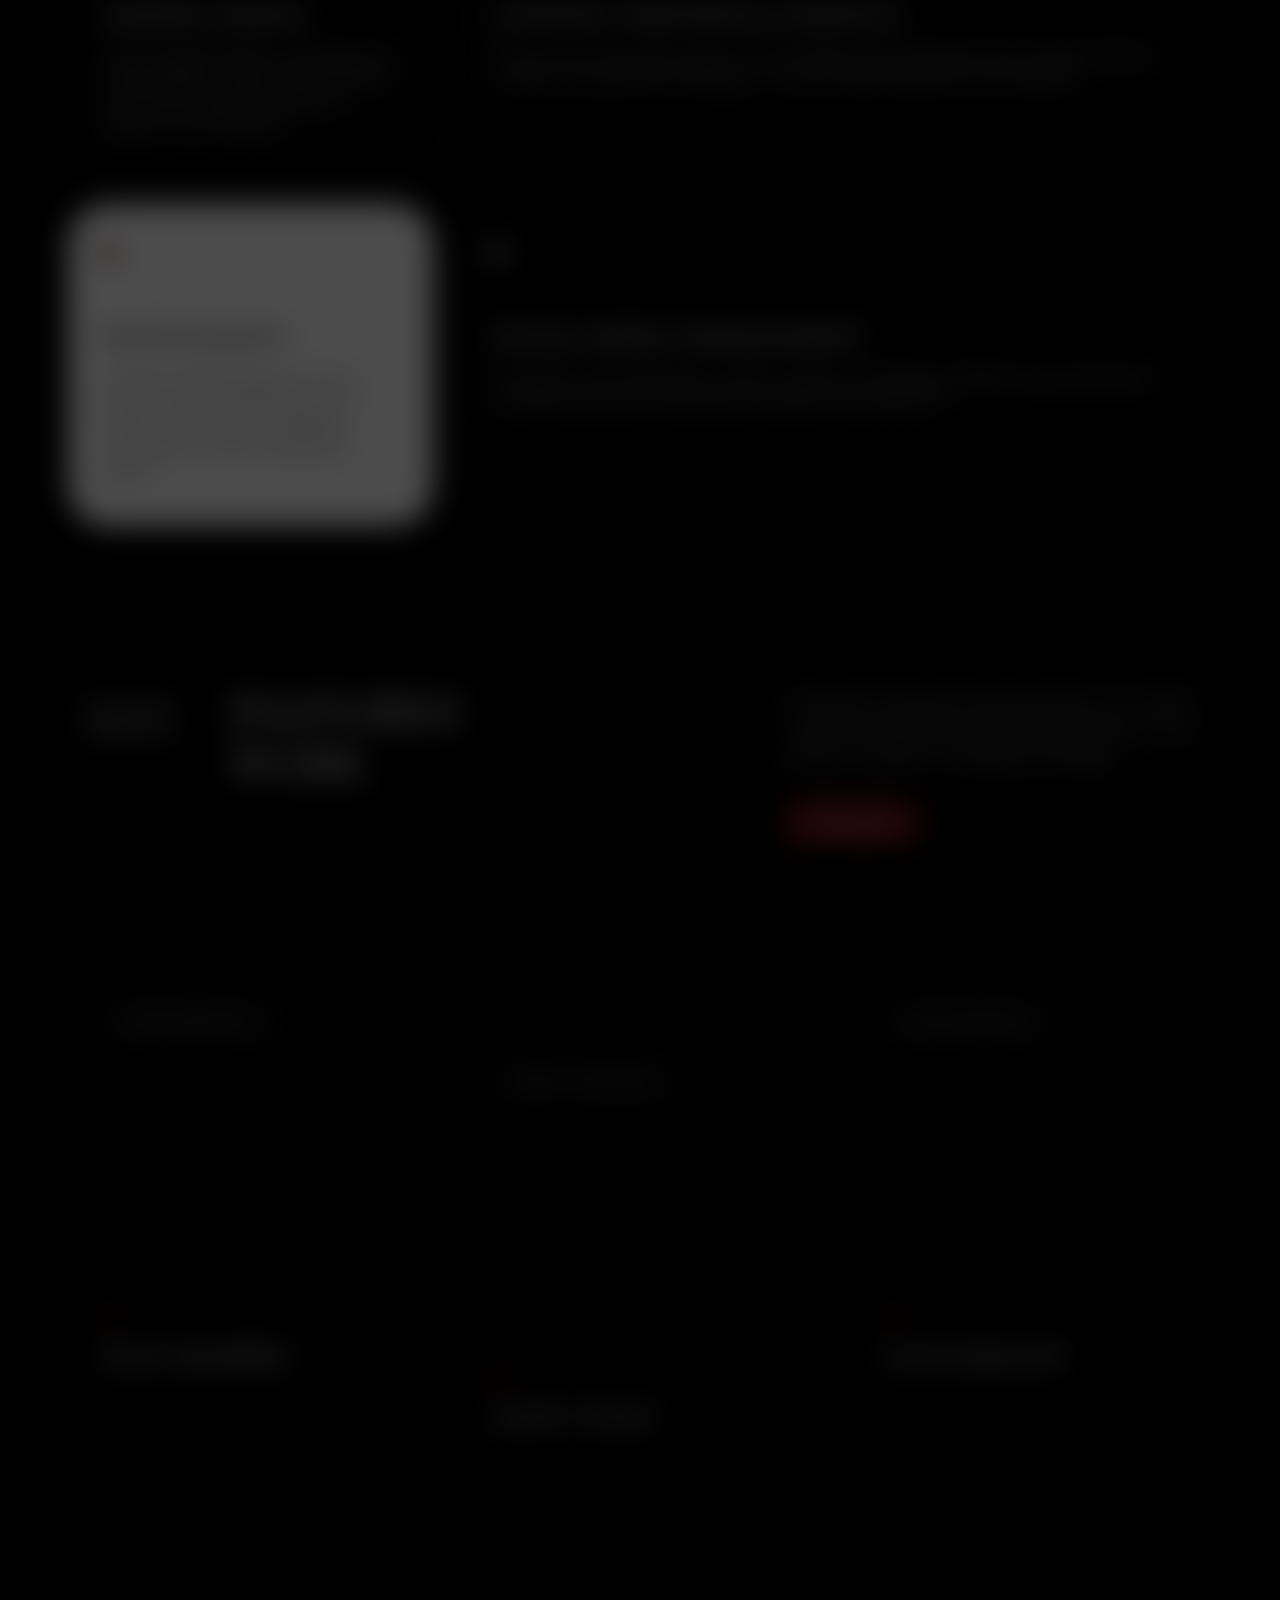
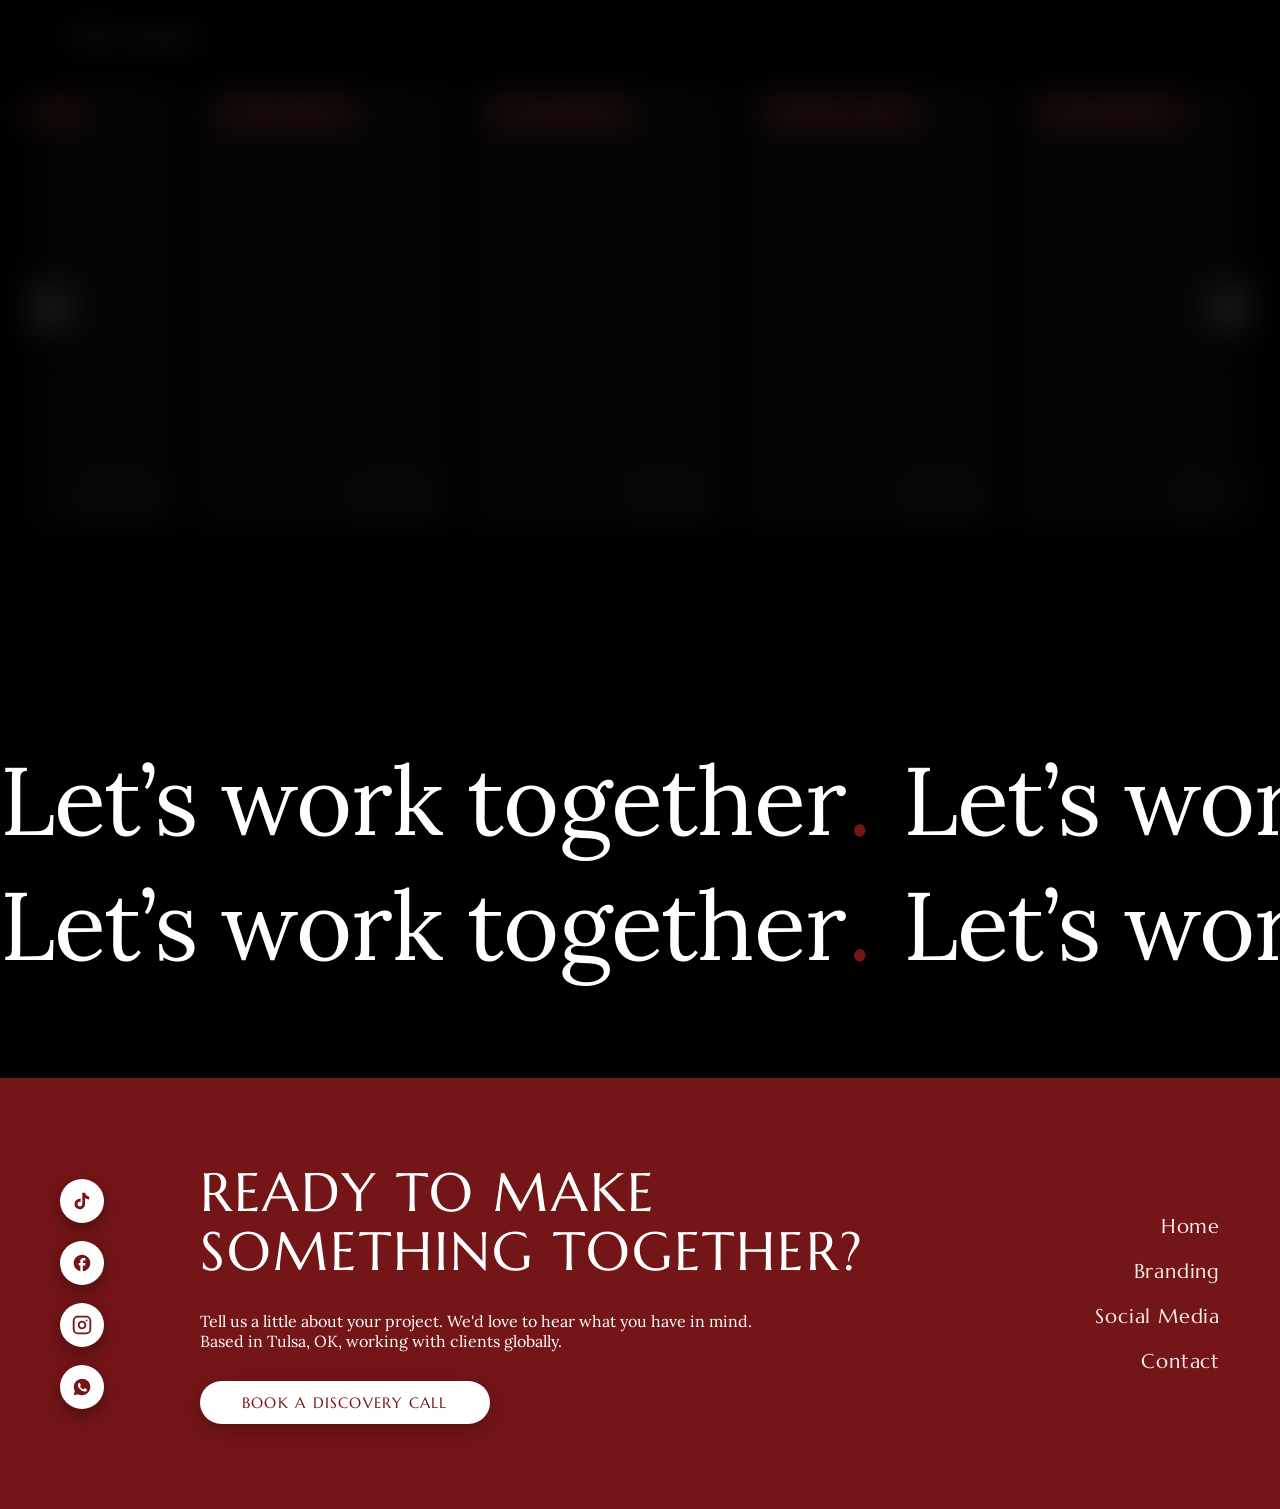
<file: Services.html>
<!DOCTYPE html>
<html lang="en">
<head>
  <meta charset="UTF-8">
  <meta name="viewport" content="width=device-width, initial-scale=1.0">
  <title>Social Media</title>
  
  <!-- Google Fonts -->
  <link rel="preconnect" href="https://fonts.googleapis.com">
  <link rel="preconnect" href="https://fonts.gstatic.com" crossorigin>
  <link rel="preconnect" href="https://pub-6bf4c243ac1148e3a5c3381489ba08fd.r2.dev" crossorigin>
  <link rel="dns-prefetch" href="https://pub-6bf4c243ac1148e3a5c3381489ba08fd.r2.dev">
  <link href="https://fonts.googleapis.com/css2?family=Lora:ital,wght@0,400;0,500;1,400;1,500&family=Marcellus&display=swap" rel="stylesheet">
  
  <link rel="stylesheet" href="style.css">
</head>
<body>

  <!-- INICIO DEL LOADER -->
  <div id="contenedor-loader">
    <video class="video-loader" autoplay loop muted playsinline>
      <source src="1116.mp4" type="video/mp4">
    </video>
  </div>
  <!-- FIN DEL LOADER -->

  <!-- Cursor Personalizado -->
  <div class="custom-cursor" id="customCursor">
    <svg viewBox="0 0 24 24" fill="none" stroke="currentColor" stroke-width="2.2" stroke-linecap="round" stroke-linejoin="round">
      <line x1="7" y1="17" x2="17" y2="7"></line>
      <polyline points="7 7 17 7 17 17"></polyline>
    </svg>
  </div>

  <!-- Video de Fondo Nativo con Inercia por Scroll -->
  <video id="bgVideo" src="fondologob.mp4" autoplay loop muted playsinline preload="auto"></video>

  <div class="content-wrapper">
    <header class="navbar">
      <a href="index.html" class="brand-logo" aria-label="Home">
        <img src="BHLOGO.png" alt="Símbolo de marca" class="brand-logo-img">
      </a>

      <nav class="nav-links">
        <a href="index.html" class="nav-link">Home</a>
       <a href="Social-Media" class="nav-link">Social Media</a>
        <a href="Branding" class="nav-link">Branding</a>
        <a href="Contact" class="nav-link">Contact</a>
      </nav>
    </header>

    <!-- BANNER 1: HERO SERVICES -->
    <section class="services-hero" id="servicesHero">
      <div class="s-hero-text slide-in-left">
        <h1 class="sh-line sh-1">THE CREATIVE SIDE</h1>
        <h1 class="sh-line sh-2">OF YOUR BRAND</h1>
      </div>
      
      <div class="s-hero-desc slide-in-right">
        <p>We combine photography, video production, creative design, and social media strategy to give your business a consistent and recognizable presence.</p>
        <a href="https://wa.me/19188155447" class="btn-primary-wine">Let’s Talk</a>
      </div>
    </section>

    <!-- BANNER 2: ABOUT US Y NÚMEROS -->
    <section class="services-about" id="servicesAbout">
      <div class="sa-left slide-in-left">
        <h2 class="sa-title">ABOUT US</h2>
        <p class="sa-desc">At Bitacora House, we bring together creative thinking, strategy, and a genuine attention to detail. We work closely with businesses to create content, develop ideas, and build a visual presence that feels true to who they are.</p>
      </div>
      
      <div class="sa-right slide-in-right">
        <!-- Contador 1 -->
        <div class="sa-stat-box">
          <div class="sa-stat-heading">
            <span class="sa-num counter" data-target="20" data-format="normal">+0</span>
            <span class="sa-lbl">CLIENTS</span>
          </div>
          <p class="sa-sub">Different businesses. Different ideas.</p>
        </div>

        <!-- Contador 2 -->
        <div class="sa-stat-box">
          <div class="sa-stat-heading">
            <span class="sa-num counter" data-target="1000000" data-format="mil">+0</span>
            <span class="sa-lbl">VIEWS</span>
          </div>
          <p class="sa-sub">Content that connects.</p>
        </div>
      </div>
    </section>

    <!-- BANNER 3: SERVICES BENTO GRID -->
    <section class="services-bento-section scroll-blur-focus" id="servicesBento">
      <div class="s-bento-header">
        <h2 class="s-bento-title">SERVICES</h2>
        <p class="s-bento-desc">From photography and video production to graphic design, content strategy, and social media management, we offer creative services tailored to your business.</p>
      </div>

      <div class="s-bento-grid">
        <!-- Tarjeta 1 -->
        <div class="s-card">
          <span class="s-card-dot"></span>
          <h3 class="s-card-title">GRAPHIC DESIGN</h3>
          <p class="s-card-desc">Custom digital designs, including social media graphics, menus, flyers, business cards, and promotional materials tailored to your business.</p>
        </div>
        
        <!-- Tarjeta 2 (Doble ancho) -->
        <div class="s-card s-card-wide">
          <span class="s-card-dot"></span>
          <h3 class="s-card-title">CONTENT CREATION &amp; STRATEGY</h3>
          <p class="s-card-desc">From content ideas and scripts to on-site filming and professional video editing. Whether we film or you provide the footage, we create content tailored to your business.</p>
        </div>

        <!-- Tarjeta 3 (Activa / Blanca) -->
        <div class="s-card s-card-active">
          <span class="s-card-dot dot-red"></span>
          <h3 class="s-card-title">PHOTOGRAPHY</h3>
          <p class="s-card-desc">Professional photography for food, products, brands, businesses, and events, with attention to lighting, composition, and the details that matter.</p>
        </div>

        <!-- Tarjeta 4 -->
        <div class="s-card s-card-wide">
          <span class="s-card-dot"></span>
          <h3 class="s-card-title">SOCIAL MEDIA MANAGEMENT</h3>
          <p class="s-card-desc">We handle content planning, creation, captions, scheduling, publishing, and performance tracking to keep your social media consistent and organized.</p>
        </div>
      </div>
    </section>

    <!-- BANNER 4: CLIENTS SECTION -->
    <section class="clients-section scroll-blur-focus" id="clients">
      <div class="clients-top">
        <div class="ct-label">
          <span class="dot-red-small"></span>
          <span class="label-text">SELECTED PROJECTS</span>
        </div>
        
        <div class="ct-heading">
          <h2>FEATURED<br>WORK</h2>
        </div>
        
        <div class="ct-desc">
          <p>A selection of projects that showcase our creative work across different brands and industries, from content creation to strategy and design.</p>
          <a href="https://wa.me/19188155447" class="btn-primary-wine">Let’s talk</a>
        </div>
      </div>

      <!-- Grid de Tarjetas -->
      <div class="clients-cards-grid">
        <!-- Cliente 1 -->
        <a href="Felix" class="client-card client-item">
          <img src="6.png" loading="lazy" alt="Felix Fondo" class="c-card-hover-bg">
          
          <div class="c-card-top">
            <span class="c-card-badge">HOME REMODELING</span>
          </div>
          
          <div class="c-card-bottom">
            <div class="c-card-normal-content">
              <span class="c-card-dot"></span>
              <h3 class="c-card-name">FELIX RAMIREZ</h3>
            </div>
            <img src="felix-logo.png" loading="lazy" alt="Felix Logo" class="c-card-hover-logo">
          </div>
        </a>
        
        <!-- Cliente 2 -->
        <a href="Slate" class="client-card client-item">
          <img src="./slate/slate fondo.png" loading="lazy" alt="Slate Fondo" class="c-card-hover-bg">
          
          <div class="c-card-top">
            <span class="c-card-badge">BEAUTY &amp; WELLNESS</span>
          </div>
          
          <div class="c-card-bottom">
            <div class="c-card-normal-content">
              <span class="c-card-dot"></span>
              <h3 class="c-card-name">SLATE TULSA</h3>
            </div>
            <img src="./slate/SLATE BRAND.png" loading="lazy" alt="Slate Logo" class="c-card-hover-logo">
          </div>
        </a>
        
        <!-- Cliente 3 -->
        <a href="Acai" class="client-card client-item">
          <img src="./Acai/acai8.png" loading="lazy" alt="Acai Fondo" class="c-card-hover-bg">
          
          <div class="c-card-top">
            <span class="c-card-badge">FOOD &amp; BEVERAGE</span>
          </div>
          
          <div class="c-card-bottom">
            <div class="c-card-normal-content">
              <span class="c-card-dot"></span>
              <h3 class="c-card-name">ACAI DELIGHT</h3>
            </div>
            <img src="./Acai/1457.png" loading="lazy" alt="Acai Logo" class="c-card-hover-logo">
          </div>
        </a>
      </div>
    </section>

    <!-- BANNER 5: OTHERS PROJECTS (CARRUSEL DE 10 REELS ÚNICOS) -->
    <section class="others-projects-section scroll-blur-focus" id="otherProjects">
      <div class="op-header">
        <div class="ct-label">
          <span class="dot-red-small"></span>
          <span class="label-text">Others projects</span>
        </div>
      </div>

      <div class="carousel-section project-carousel">
        <div class="carousel-nav-wrapper">
          <button class="glass-btn" id="prevBtn" aria-label="Reel anterior">
            <svg viewBox="0 0 24 24" fill="none" stroke="currentColor" stroke-width="2.5" stroke-linecap="round" stroke-linejoin="round">
              <polyline points="15 18 9 12 15 6"></polyline>
            </svg>
          </button>

          <div class="carousel-viewport" id="carouselViewport">
            <div class="carousel-track" id="carouselTrack">
              <!-- Video 1 -->
              <article class="reel-card">
                <div class="reel-badge">HAULING SERVICES</div>
                <div class="reel-controls">
                  <button class="reel-ctrl-btn btn-play" aria-label="Play/Pause">
                    <svg class="icon-play" viewBox="0 0 24 24" fill="currentColor"><polygon points="6 4 20 12 6 20 6 4"></polygon></svg>
                    <svg class="icon-pause" viewBox="0 0 24 24" fill="currentColor"><rect x="6" y="4" width="4" height="16"></rect><rect x="14" y="4" width="4" height="16"></rect></svg>
                  </button>
                  <button class="reel-ctrl-btn btn-mute" aria-label="Mute/Unmute">
                    <svg class="icon-unmuted" viewBox="0 0 24 24" fill="none" stroke="currentColor" stroke-width="2"><polygon points="11 5 6 9 2 9 2 15 6 15 11 19 11 5"></polygon><path d="M19.07 4.93a10 10 0 0 1 0 14.14M15.54 8.46a5 5 0 0 1 0 7.07"></path></svg>
                    <svg class="icon-muted" viewBox="0 0 24 24" fill="none" stroke="currentColor" stroke-width="2"><polygon points="11 5 6 9 2 9 2 15 6 15 11 19 11 5"></polygon><line x1="23" y1="9" x2="17" y2="15"></line><line x1="17" y1="9" x2="23" y2="15"></line></svg>
                  </button>
                </div>
                <video class="reel-video" loop muted playsinline preload="none" src="https://pub-6bf4c243ac1148e3a5c3381489ba08fd.r2.dev/ABMORA2.mp4"></video>
              </article>

              <!-- Video 2 -->
              <article class="reel-card">
                <div class="reel-badge">HAULING SERVICES</div>
                <div class="reel-controls">
                  <button class="reel-ctrl-btn btn-play" aria-label="Play/Pause">
                    <svg class="icon-play" viewBox="0 0 24 24" fill="currentColor"><polygon points="6 4 20 12 6 20 6 4"></polygon></svg>
                    <svg class="icon-pause" viewBox="0 0 24 24" fill="currentColor"><rect x="6" y="4" width="4" height="16"></rect><rect x="14" y="4" width="4" height="16"></rect></svg>
                  </button>
                  <button class="reel-ctrl-btn btn-mute" aria-label="Mute/Unmute">
                    <svg class="icon-unmuted" viewBox="0 0 24 24" fill="none" stroke="currentColor" stroke-width="2"><polygon points="11 5 6 9 2 9 2 15 6 15 11 19 11 5"></polygon><path d="M19.07 4.93a10 10 0 0 1 0 14.14M15.54 8.46a5 5 0 0 1 0 7.07"></path></svg>
                    <svg class="icon-muted" viewBox="0 0 24 24" fill="none" stroke="currentColor" stroke-width="2"><polygon points="11 5 6 9 2 9 2 15 6 15 11 19 11 5"></polygon><line x1="23" y1="9" x2="17" y2="15"></line><line x1="17" y1="9" x2="23" y2="15"></line></svg>
                  </button>
                </div>
                <video class="reel-video" loop muted playsinline preload="none" src="https://pub-6bf4c243ac1148e3a5c3381489ba08fd.r2.dev/Ab%20Mora.mp4"></video>
              </article>

              <!-- Video 3 -->
              <article class="reel-card">
                <div class="reel-badge">FOOD &amp; BEVERAGE</div>
                <div class="reel-controls">
                  <button class="reel-ctrl-btn btn-play" aria-label="Play/Pause">
                    <svg class="icon-play" viewBox="0 0 24 24" fill="currentColor"><polygon points="6 4 20 12 6 20 6 4"></polygon></svg>
                    <svg class="icon-pause" viewBox="0 0 24 24" fill="currentColor"><rect x="6" y="4" width="4" height="16"></rect><rect x="14" y="4" width="4" height="16"></rect></svg>
                  </button>
                  <button class="reel-ctrl-btn btn-mute" aria-label="Mute/Unmute">
                    <svg class="icon-unmuted" viewBox="0 0 24 24" fill="none" stroke="currentColor" stroke-width="2"><polygon points="11 5 6 9 2 9 2 15 6 15 11 19 11 5"></polygon><path d="M19.07 4.93a10 10 0 0 1 0 14.14M15.54 8.46a5 5 0 0 1 0 7.07"></path></svg>
                    <svg class="icon-muted" viewBox="0 0 24 24" fill="none" stroke="currentColor" stroke-width="2"><polygon points="11 5 6 9 2 9 2 15 6 15 11 19 11 5"></polygon><line x1="23" y1="9" x2="17" y2="15"></line><line x1="17" y1="9" x2="23" y2="15"></line></svg>
                  </button>
                </div>
                <video class="reel-video" loop muted playsinline preload="none" src="https://pub-6bf4c243ac1148e3a5c3381489ba08fd.r2.dev/CHAVAS.mp4"></video>
              </article>

              <!-- Video 4 -->
              <article class="reel-card">
                <div class="reel-badge">WEDDINGS &amp; EVENTS</div>
                <div class="reel-controls">
                  <button class="reel-ctrl-btn btn-play" aria-label="Play/Pause">
                    <svg class="icon-play" viewBox="0 0 24 24" fill="currentColor"><polygon points="6 4 20 12 6 20 6 4"></polygon></svg>
                    <svg class="icon-pause" viewBox="0 0 24 24" fill="currentColor"><rect x="6" y="4" width="4" height="16"></rect><rect x="14" y="4" width="4" height="16"></rect></svg>
                  </button>
                  <button class="reel-ctrl-btn btn-mute" aria-label="Mute/Unmute">
                    <svg class="icon-unmuted" viewBox="0 0 24 24" fill="none" stroke="currentColor" stroke-width="2"><polygon points="11 5 6 9 2 9 2 15 6 15 11 19 11 5"></polygon><path d="M19.07 4.93a10 10 0 0 1 0 14.14M15.54 8.46a5 5 0 0 1 0 7.07"></path></svg>
                    <svg class="icon-muted" viewBox="0 0 24 24" fill="none" stroke="currentColor" stroke-width="2"><polygon points="11 5 6 9 2 9 2 15 6 15 11 19 11 5"></polygon><line x1="23" y1="9" x2="17" y2="15"></line><line x1="17" y1="9" x2="23" y2="15"></line></svg>
                  </button>
                </div>
                <video class="reel-video" loop muted playsinline preload="none" src="https://pub-6bf4c243ac1148e3a5c3381489ba08fd.r2.dev/Creations%20By%20Reimon%20Detalles.mp4"></video>
              </article>

              <!-- Video 5 -->
              <article class="reel-card">
                <div class="reel-badge">FOOD &amp; BEVERAGE</div>
                <div class="reel-controls">
                  <button class="reel-ctrl-btn btn-play" aria-label="Play/Pause">
                    <svg class="icon-play" viewBox="0 0 24 24" fill="currentColor"><polygon points="6 4 20 12 6 20 6 4"></polygon></svg>
                    <svg class="icon-pause" viewBox="0 0 24 24" fill="currentColor"><rect x="6" y="4" width="4" height="16"></rect><rect x="14" y="4" width="4" height="16"></rect></svg>
                  </button>
                  <button class="reel-ctrl-btn btn-mute" aria-label="Mute/Unmute">
                    <svg class="icon-unmuted" viewBox="0 0 24 24" fill="none" stroke="currentColor" stroke-width="2"><polygon points="11 5 6 9 2 9 2 15 6 15 11 19 11 5"></polygon><path d="M19.07 4.93a10 10 0 0 1 0 14.14M15.54 8.46a5 5 0 0 1 0 7.07"></path></svg>
                    <svg class="icon-muted" viewBox="0 0 24 24" fill="none" stroke="currentColor" stroke-width="2"><polygon points="11 5 6 9 2 9 2 15 6 15 11 19 11 5"></polygon><line x1="23" y1="9" x2="17" y2="15"></line><line x1="17" y1="9" x2="23" y2="15"></line></svg>
                  </button>
                </div>
                <video class="reel-video" loop muted playsinline preload="none" src="https://pub-6bf4c243ac1148e3a5c3381489ba08fd.r2.dev/PAREA.mp4"></video>
              </article>

              <!-- Video 6 -->
              <article class="reel-card">
                <div class="reel-badge">HAULING SERVICES</div>
                <div class="reel-controls">
                  <button class="reel-ctrl-btn btn-play" aria-label="Play/Pause">
                    <svg class="icon-play" viewBox="0 0 24 24" fill="currentColor"><polygon points="6 4 20 12 6 20 6 4"></polygon></svg>
                    <svg class="icon-pause" viewBox="0 0 24 24" fill="currentColor"><rect x="6" y="4" width="4" height="16"></rect><rect x="14" y="4" width="4" height="16"></rect></svg>
                  </button>
                  <button class="reel-ctrl-btn btn-mute" aria-label="Mute/Unmute">
                    <svg class="icon-unmuted" viewBox="0 0 24 24" fill="none" stroke="currentColor" stroke-width="2"><polygon points="11 5 6 9 2 9 2 15 6 15 11 19 11 5"></polygon><path d="M19.07 4.93a10 10 0 0 1 0 14.14M15.54 8.46a5 5 0 0 1 0 7.07"></path></svg>
                    <svg class="icon-muted" viewBox="0 0 24 24" fill="none" stroke="currentColor" stroke-width="2"><polygon points="11 5 6 9 2 9 2 15 6 15 11 19 11 5"></polygon><line x1="23" y1="9" x2="17" y2="15"></line><line x1="17" y1="9" x2="23" y2="15"></line></svg>
                  </button>
                </div>
                <video class="reel-video" loop muted playsinline preload="none" src="https://pub-6bf4c243ac1148e3a5c3381489ba08fd.r2.dev/ABMORA3.mp4"></video>
              </article>

              <!-- Video 7 -->
              <article class="reel-card">
                <div class="reel-badge">FOOD &amp; BEVERAGE</div>
                <div class="reel-controls">
                  <button class="reel-ctrl-btn btn-play" aria-label="Play/Pause">
                    <svg class="icon-play" viewBox="0 0 24 24" fill="currentColor"><polygon points="6 4 20 12 6 20 6 4"></polygon></svg>
                    <svg class="icon-pause" viewBox="0 0 24 24" fill="currentColor"><rect x="6" y="4" width="4" height="16"></rect><rect x="14" y="4" width="4" height="16"></rect></svg>
                  </button>
                  <button class="reel-ctrl-btn btn-mute" aria-label="Mute/Unmute">
                    <svg class="icon-unmuted" viewBox="0 0 24 24" fill="none" stroke="currentColor" stroke-width="2"><polygon points="11 5 6 9 2 9 2 15 6 15 11 19 11 5"></polygon><path d="M19.07 4.93a10 10 0 0 1 0 14.14M15.54 8.46a5 5 0 0 1 0 7.07"></path></svg>
                    <svg class="icon-muted" viewBox="0 0 24 24" fill="none" stroke="currentColor" stroke-width="2"><polygon points="11 5 6 9 2 9 2 15 6 15 11 19 11 5"></polygon><line x1="23" y1="9" x2="17" y2="15"></line><line x1="17" y1="9" x2="23" y2="15"></line></svg>
                  </button>
                </div>
                <video class="reel-video" loop muted playsinline preload="none" src="https://pub-6bf4c243ac1148e3a5c3381489ba08fd.r2.dev/PAREA1.mp4"></video>
              </article>

              <!-- Video 8 -->
              <article class="reel-card">
                <div class="reel-badge">HOME ORGANIZATION</div>
                <div class="reel-controls">
                  <button class="reel-ctrl-btn btn-play" aria-label="Play/Pause">
                    <svg class="icon-play" viewBox="0 0 24 24" fill="currentColor"><polygon points="6 4 20 12 6 20 6 4"></polygon></svg>
                    <svg class="icon-pause" viewBox="0 0 24 24" fill="currentColor"><rect x="6" y="4" width="4" height="16"></rect><rect x="14" y="4" width="4" height="16"></rect></svg>
                  </button>
                  <button class="reel-ctrl-btn btn-mute" aria-label="Mute/Unmute">
                    <svg class="icon-unmuted" viewBox="0 0 24 24" fill="none" stroke="currentColor" stroke-width="2"><polygon points="11 5 6 9 2 9 2 15 6 15 11 19 11 5"></polygon><path d="M19.07 4.93a10 10 0 0 1 0 14.14M15.54 8.46a5 5 0 0 1 0 7.07"></path></svg>
                    <svg class="icon-muted" viewBox="0 0 24 24" fill="none" stroke="currentColor" stroke-width="2"><polygon points="11 5 6 9 2 9 2 15 6 15 11 19 11 5"></polygon><line x1="23" y1="9" x2="17" y2="15"></line><line x1="17" y1="9" x2="23" y2="15"></line></svg>
                  </button>
                </div>
                <video class="reel-video" loop muted playsinline preload="none" src="https://pub-6bf4c243ac1148e3a5c3381489ba08fd.r2.dev/SPACESET.mp4"></video>
              </article>

              <!-- Video 9 -->
              <article class="reel-card">
                <div class="reel-badge">PERSONAL BRANDING</div>
                <div class="reel-controls">
                  <button class="reel-ctrl-btn btn-play" aria-label="Play/Pause">
                    <svg class="icon-play" viewBox="0 0 24 24" fill="currentColor"><polygon points="6 4 20 12 6 20 6 4"></polygon></svg>
                    <svg class="icon-pause" viewBox="0 0 24 24" fill="currentColor"><rect x="6" y="4" width="4" height="16"></rect><rect x="14" y="4" width="4" height="16"></rect></svg>
                  </button>
                  <button class="reel-ctrl-btn btn-mute" aria-label="Mute/Unmute">
                    <svg class="icon-unmuted" viewBox="0 0 24 24" fill="none" stroke="currentColor" stroke-width="2"><polygon points="11 5 6 9 2 9 2 15 6 15 11 19 11 5"></polygon><path d="M19.07 4.93a10 10 0 0 1 0 14.14M15.54 8.46a5 5 0 0 1 0 7.07"></path></svg>
                    <svg class="icon-muted" viewBox="0 0 24 24" fill="none" stroke="currentColor" stroke-width="2"><polygon points="11 5 6 9 2 9 2 15 6 15 11 19 11 5"></polygon><line x1="23" y1="9" x2="17" y2="15"></line><line x1="17" y1="9" x2="23" y2="15"></line></svg>
                  </button>
                </div>
                <video class="reel-video" loop muted playsinline preload="none" src="https://pub-6bf4c243ac1148e3a5c3381489ba08fd.r2.dev/Reel%20Mapa%20De%20Deceos%202027-Rosi%20V3.mp4"></video>
              </article>

              <!-- Video 10 -->
              <article class="reel-card">
                <div class="reel-badge">WEDDINGS &amp; EVENTS</div>
                <div class="reel-controls">
                  <button class="reel-ctrl-btn btn-play" aria-label="Play/Pause">
                    <svg class="icon-play" viewBox="0 0 24 24" fill="currentColor"><polygon points="6 4 20 12 6 20 6 4"></polygon></svg>
                    <svg class="icon-pause" viewBox="0 0 24 24" fill="currentColor"><rect x="6" y="4" width="4" height="16"></rect><rect x="14" y="4" width="4" height="16"></rect></svg>
                  </button>
                  <button class="reel-ctrl-btn btn-mute" aria-label="Mute/Unmute">
                    <svg class="icon-unmuted" viewBox="0 0 24 24" fill="none" stroke="currentColor" stroke-width="2"><polygon points="11 5 6 9 2 9 2 15 6 15 11 19 11 5"></polygon><path d="M19.07 4.93a10 10 0 0 1 0 14.14M15.54 8.46a5 5 0 0 1 0 7.07"></path></svg>
                    <svg class="icon-muted" viewBox="0 0 24 24" fill="none" stroke="currentColor" stroke-width="2"><polygon points="11 5 6 9 2 9 2 15 6 15 11 19 11 5"></polygon><line x1="23" y1="9" x2="17" y2="15"></line><line x1="17" y1="9" x2="23" y2="15"></line></svg>
                  </button>
                </div>
                <video class="reel-video" loop muted playsinline preload="none" src="https://pub-6bf4c243ac1148e3a5c3381489ba08fd.r2.dev/Creations%20By%20Reimon%20Reel%2002.mp4"></video>
              </article>
            </div>
          </div>

          <button class="glass-btn" id="nextBtn" aria-label="Reel siguiente">
            <svg viewBox="0 0 24 24" fill="none" stroke="currentColor" stroke-width="2.5" stroke-linecap="round" stroke-linejoin="round">
              <polyline points="9 18 15 12 9 6"></polyline>
            </svg>
          </button>
        </div>
      </div>
    </section>

    <!-- BANNER: MARQUEE EN BUCLE -->
    <section class="marquee-section">
      <div class="marquee-track marquee-left">
        <div class="marquee-group">
          <span class="marquee-text">Let’s work together<span class="marquee-dot">.</span></span>
          <span class="marquee-text">Let’s work together<span class="marquee-dot">.</span></span>
          <span class="marquee-text">Let’s work together<span class="marquee-dot">.</span></span>
          <span class="marquee-text">Let’s work together<span class="marquee-dot">.</span></span>
        </div>
        <div class="marquee-group" aria-hidden="true">
          <span class="marquee-text">Let’s work together<span class="marquee-dot">.</span></span>
          <span class="marquee-text">Let’s work together<span class="marquee-dot">.</span></span>
          <span class="marquee-text">Let’s work together<span class="marquee-dot">.</span></span>
          <span class="marquee-text">Let’s work together<span class="marquee-dot">.</span></span>
        </div>
      </div>

      <div class="marquee-track marquee-right">
        <div class="marquee-group">
          <span class="marquee-text">Let’s work together<span class="marquee-dot">.</span></span>
          <span class="marquee-text">Let’s work together<span class="marquee-dot">.</span></span>
          <span class="marquee-text">Let’s work together<span class="marquee-dot">.</span></span>
          <span class="marquee-text">Let’s work together<span class="marquee-dot">.</span></span>
        </div>
        <div class="marquee-group" aria-hidden="true">
          <span class="marquee-text">Let’s work together<span class="marquee-dot">.</span></span>
          <span class="marquee-text">Let’s work together<span class="marquee-dot">.</span></span>
          <span class="marquee-text">Let’s work together<span class="marquee-dot">.</span></span>
          <span class="marquee-text">Let’s work together<span class="marquee-dot">.</span></span>
        </div>
      </div>
    </section>

    <!-- BANNER: FOOTER ROJO VINO -->
    <footer class="footer-banner" id="contact">
      <div class="footer-container">
        <div class="footer-socials">
          <a href="https://www.tiktok.com/@bitacorahouse" class="social-circle" aria-label="TikTok">
            <svg viewBox="0 0 24 24" fill="currentColor">
              <path d="M19.59 6.69a4.83 4.83 0 0 1-3.77-4.25V2h-3.45v13.67a2.89 2.89 0 0 1-5.2 1.74 2.89 2.89 0 0 1 2.31-4.64c.29 0 .58.04.86.12V9.32a6.34 6.34 0 0 0-.86-.06A6.33 6.33 0 0 0 3 15.59a6.34 6.34 0 0 0 10.82 4.47 6.27 6.27 0 0 0 1.88-4.47V8.5a8.2 8.2 0 0 0 4.89 1.63v-3.44h-1z"/>
            </svg>
          </a>
          <a href="https://www.facebook.com/profile.php?id=61594829940102" class="social-circle" aria-label="Facebook">
            <svg viewBox="0 0 24 24" fill="currentColor">
              <path d="M22 12c0-5.52-4.48-10-10-10S2 6.48 2 12c0 4.84 3.44 8.87 8 9.8V15H8v-3h2V9.5C10 7.57 11.57 6 13.5 6H16v3h-2c-.55 0-1 .45-1 1v2h3v3h-3v6.95C18.05 21.45 22 17.19 22 12z"/>
            </svg>
          </a>
          <a href="https://www.instagram.com/bitacorahouse/" class="social-circle" aria-label="Instagram">
            <svg viewBox="0 0 24 24" fill="none" stroke="currentColor" stroke-width="2.2" stroke-linecap="round" stroke-linejoin="round">
              <rect x="2" y="2" width="20" height="20" rx="5" ry="5"></rect>
              <path d="M16 11.37A4 4 0 1 1 12.63 8 4 4 0 0 1 16 11.37z"></path>
              <line x1="17.5" y1="6.5" x2="17.51" y2="6.5"></line>
            </svg>
          </a>
          <a href="https://wa.me/19188155447" class="social-circle" aria-label="WhatsApp">
            <svg viewBox="0 0 24 24" fill="currentColor">
              <path d="M12.04 2c-5.46 0-9.91 4.45-9.91 9.91 0 1.75.46 3.45 1.32 4.95L2.05 22l5.25-1.38c1.45.79 3.08 1.21 4.74 1.21 5.46 0 9.91-4.45 9.91-9.91 0-2.65-1.03-5.14-2.9-7.01A9.82 9.82 0 0 0 12.04 2zm5.78 14.07c-.24.68-1.39 1.3-1.92 1.38-.49.07-1.12.1-3.23-.77-2.7-1.12-4.44-3.86-4.57-4.04-.13-.18-1.09-1.45-1.09-2.76s.69-1.96.93-2.22c.24-.27.53-.33.71-.33.18 0 .35 0 .5.01.16.01.37-.06.58.44.22.52.74 1.8.8 1.93.07.13.11.29.02.47-.09.18-.13.29-.27.45-.13.16-.28.35-.4.47-.13.13-.27.27-.12.53.16.27.69 1.14 1.48 1.84 1.02.91 1.88 1.19 2.15 1.32.27.13.42.11.58-.07.16-.18.68-.79.86-1.06.18-.27.35-.22.6-.13.24.09 1.54.73 1.81.86.27.13.44.2.5.31.07.11.07.64-.17 1.32z"/>
            </svg>
          </a>
        </div>

        <div class="footer-center">
          <h2 class="footer-title">READY TO MAKE SOMETHING TOGETHER?</h2>
        <p>Tell us a little about your project. We'd love to hear what you have in mind.<br>Based in Tulsa, OK, working with clients globally.</p>
          <a href="Contact" class="footer-btn-pill">BOOK A DISCOVERY CALL</a>
        </div>

        <nav class="footer-nav">
          <a href="index.html" class="footer-link">Home</a>
          <a href="Branding" class="footer-link">Branding</a>
           <a href="Social-Media" class="footer-link">Social Media</a>
          <a href="Contact" class="footer-link">Contact</a>
        </nav>
      </div>
    </footer>
  </div>

  <script src="script.js"></script>
</body>
</html>
</file>
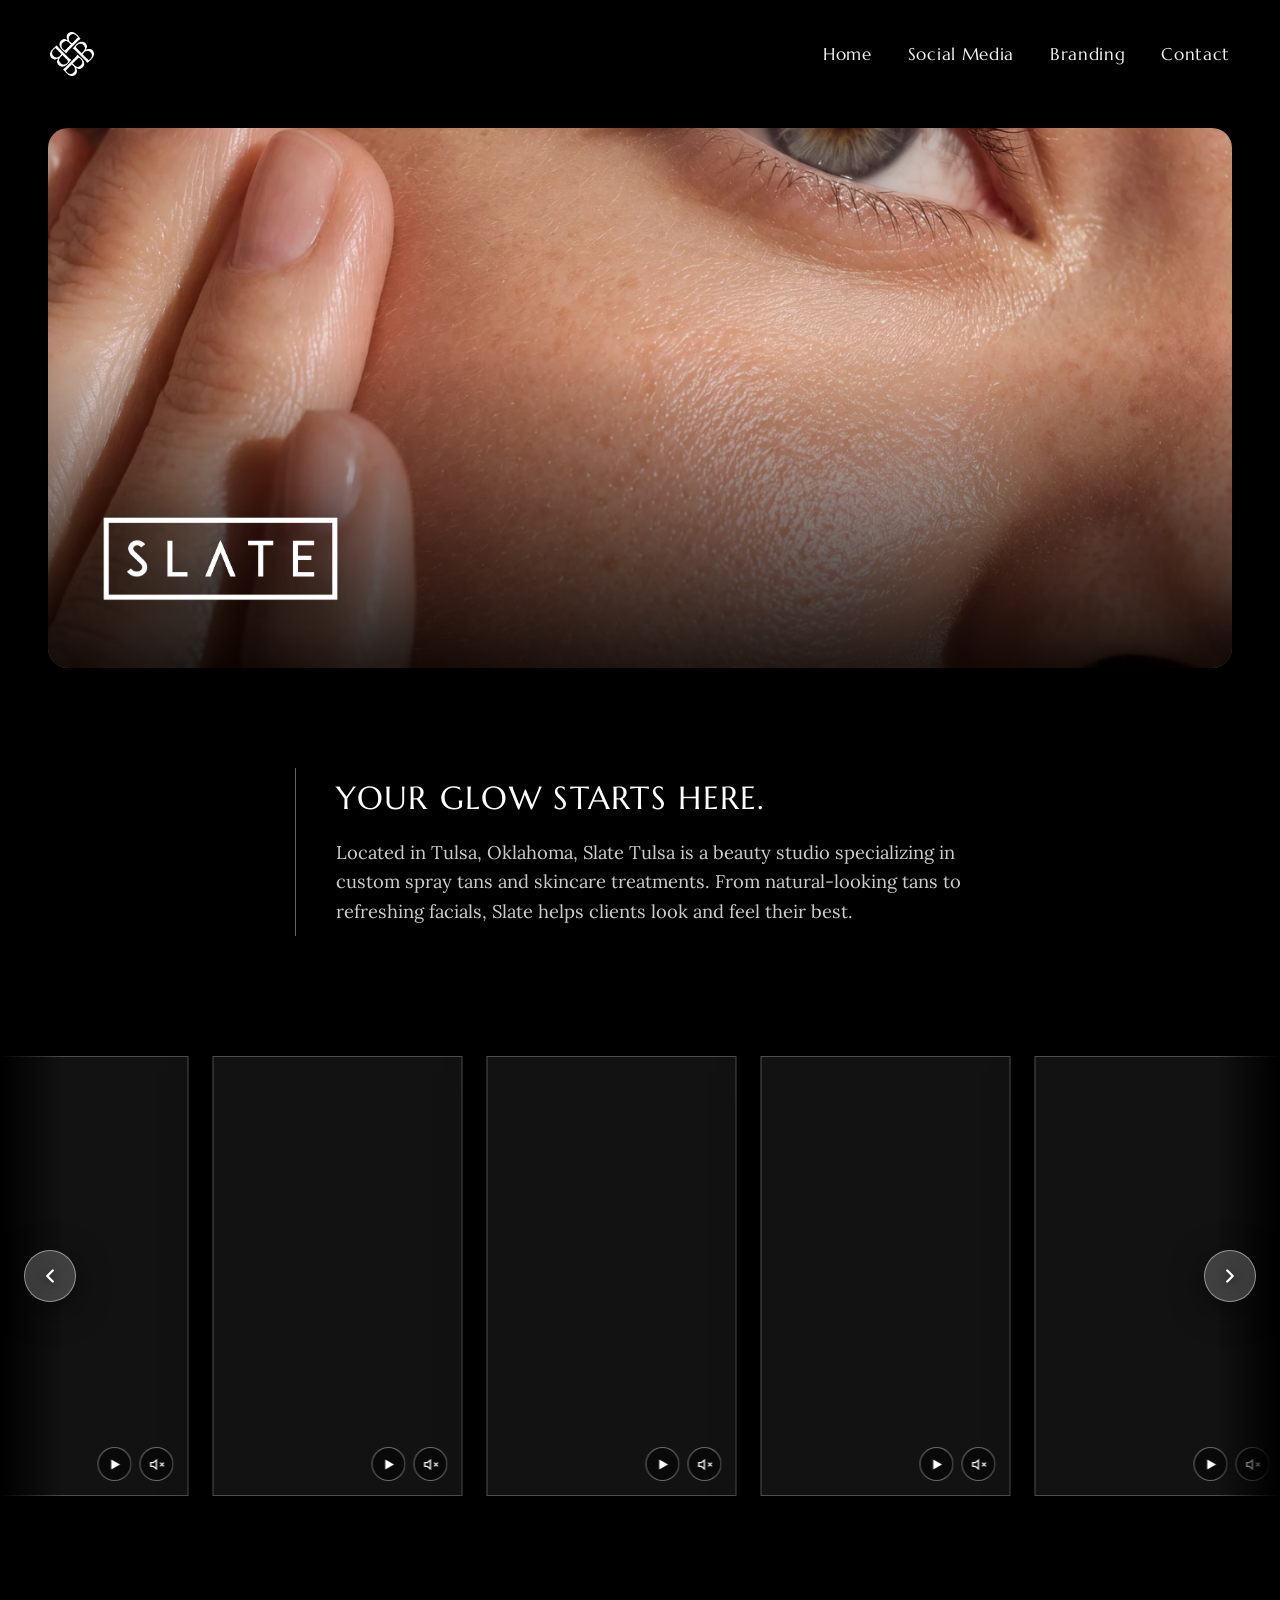
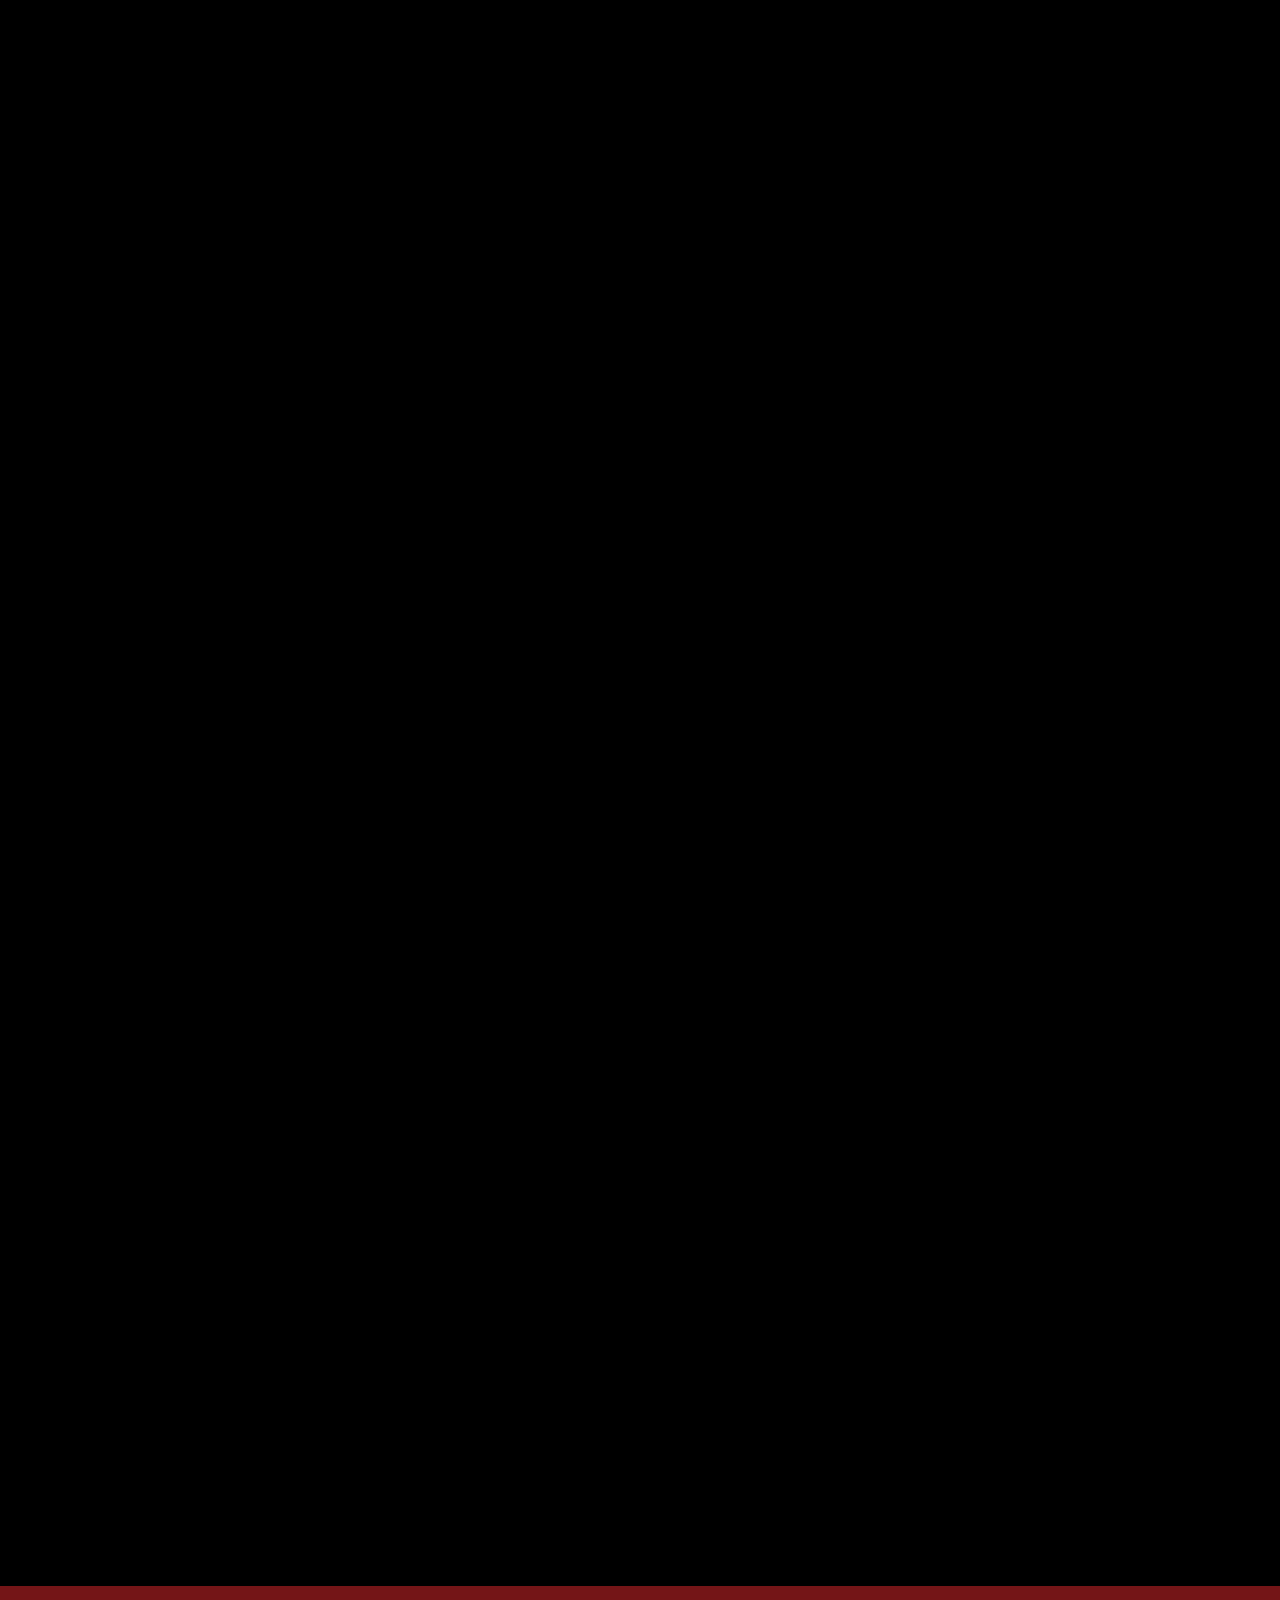
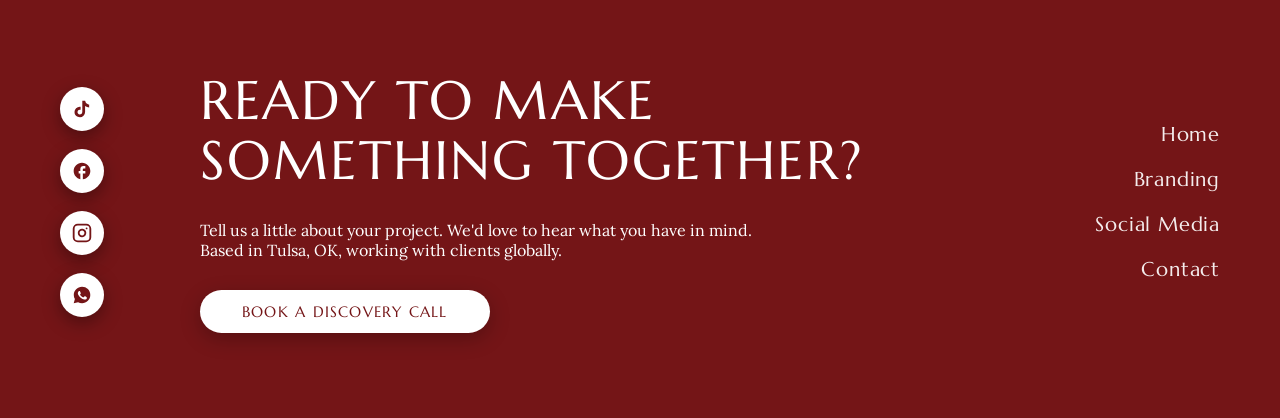
<file: Slate.html>
<!DOCTYPE html>
<html lang="en">
<head>
  <meta charset="UTF-8">
  <meta name="viewport" content="width=device-width, initial-scale=1.0">
  <title>Slate Tulsa</title>

  <!-- Google Fonts -->
  <link rel="preconnect" href="https://fonts.googleapis.com">
  <link rel="preconnect" href="https://fonts.gstatic.com" crossorigin>
  <link href="https://fonts.googleapis.com/css2?family=Lora:ital,wght@0,400;0,500;1,400;1,500&family=Marcellus&display=swap" rel="stylesheet">

  <!-- Preconexión a Cloudflare R2 -->
  <link rel="preconnect" href="https://pub-6bf4c243ac1148e3a5c3381489ba08fd.r2.dev" crossorigin>
  <link rel="dns-prefetch" href="https://pub-6bf4c243ac1148e3a5c3381489ba08fd.r2.dev">

  <link rel="stylesheet" href="style.css">
</head>
<body>

  <!-- INICIO DEL LOADER -->
  <div id="contenedor-loader">
    <video class="video-loader" autoplay loop muted playsinline>
      <source src="1116.mp4" type="video/mp4">
    </video>
  </div>
  <!-- FIN DEL LOADER -->

  <!-- Cursor Personalizado -->
  <div class="custom-cursor" id="customCursor">
    <svg viewBox="0 0 24 24" fill="none" stroke="currentColor" stroke-width="2.2" stroke-linecap="round" stroke-linejoin="round">
      <line x1="7" y1="17" x2="17" y2="7"></line>
      <polyline points="7 7 17 7 17 17"></polyline>
    </svg>
  </div>

  <header class="navbar">
    <a href="index.html" class="brand-logo" aria-label="Home">
      <img src="BHLOGO.png" alt="Símbolo de marca" class="brand-logo-img">
    </a>

    <nav class="nav-links">
      <a href="index.html" class="nav-link">Home</a>
      <a href="Services.html" class="nav-link">Social Media</a>
      <a href="Brand.html" class="nav-link">Branding</a>
      <a href="Contact.html" class="nav-link">Contact</a>
    </nav>
  </header>
  
  <!-- BANNER 1: HERO DEL PROYECTO -->
  <section class="Oproject-hero">
    <div class="project-hero-image-wrapper banner-slate">
      <img src="./slate/slate fondo.png" alt="Slate Tulsa Studio" class="project-hero-bg slate-banner">
      <div class="project-hero-overlay"></div>
    </div>
    
    <div class="project-hero-content">
      <img src="./slate/SLATE BRAND.png" alt="Slate Tulsa" class="project-logo">
    </div>
  </section>

  <!-- BANNER 2: TEXTO ESTRUCTURADO CON LÍNEA VERTICAL -->
  <section class="project-text-section">
    <div class="project-text-wrapper">
      <div class="project-text-line"></div>
      
      <div class="project-text-content">
        <h2 class="project-text-title">YOUR GLOW STARTS HERE.</h2>
        <p class="project-text-paragraph">
          Located in Tulsa, Oklahoma, Slate Tulsa is a beauty studio specializing in custom spray tans and skincare treatments. From natural-looking tans to refreshing facials, Slate helps clients look and feel their best.
        </p>
      </div>
    </div>
  </section>

  <!-- BANNER 3: CARRUSEL DE VIDEOS EN BUCLE (10 VIDEOS ÚNICOS) -->
  <section class="carousel-section project-carousel">
    <div class="carousel-nav-wrapper">
      <button class="glass-btn" id="prevBtn" aria-label="Reel anterior">
        <svg viewBox="0 0 24 24" fill="none" stroke="currentColor" stroke-width="2.5" stroke-linecap="round" stroke-linejoin="round">
          <polyline points="15 18 9 12 15 6"></polyline>
        </svg>
      </button>

      <div class="carousel-viewport" id="carouselViewport">
        <div class="carousel-track" id="carouselTrack">
          
          <!-- Tarjeta de Video 1 -->
          <article class="reel-card">
            <div class="reel-controls">
              <button class="reel-ctrl-btn btn-play" aria-label="Play/Pause">
                <svg class="icon-play" viewBox="0 0 24 24" fill="currentColor"><polygon points="6 4 20 12 6 20 6 4"></polygon></svg>
                <svg class="icon-pause" viewBox="0 0 24 24" fill="currentColor"><rect x="6" y="4" width="4" height="16"></rect><rect x="14" y="4" width="4" height="16"></rect></svg>
              </button>
              <button class="reel-ctrl-btn btn-mute" aria-label="Mute/Unmute">
                <svg class="icon-unmuted" viewBox="0 0 24 24" fill="none" stroke="currentColor" stroke-width="2"><polygon points="11 5 6 9 2 9 2 15 6 15 11 19 11 5"></polygon><path d="M19.07 4.93a10 10 0 0 1 0 14.14M15.54 8.46a5 5 0 0 1 0 7.07"></path></svg>
                <svg class="icon-muted" viewBox="0 0 24 24" fill="none" stroke="currentColor" stroke-width="2"><polygon points="11 5 6 9 2 9 2 15 6 15 11 19 11 5"></polygon><line x1="23" y1="9" x2="17" y2="15"></line><line x1="17" y1="9" x2="23" y2="15"></line></svg>
              </button>
            </div>
            <video class="reel-video" loop muted playsinline preload="none" src="https://pub-6bf4c243ac1148e3a5c3381489ba08fd.r2.dev/s1.mp4"></video>
          </article>

          <!-- Tarjeta de Video 2 -->
          <article class="reel-card">
            <div class="reel-controls">
              <button class="reel-ctrl-btn btn-play" aria-label="Play/Pause">
                <svg class="icon-play" viewBox="0 0 24 24" fill="currentColor"><polygon points="6 4 20 12 6 20 6 4"></polygon></svg>
                <svg class="icon-pause" viewBox="0 0 24 24" fill="currentColor"><rect x="6" y="4" width="4" height="16"></rect><rect x="14" y="4" width="4" height="16"></rect></svg>
              </button>
              <button class="reel-ctrl-btn btn-mute" aria-label="Mute/Unmute">
                <svg class="icon-unmuted" viewBox="0 0 24 24" fill="none" stroke="currentColor" stroke-width="2"><polygon points="11 5 6 9 2 9 2 15 6 15 11 19 11 5"></polygon><path d="M19.07 4.93a10 10 0 0 1 0 14.14M15.54 8.46a5 5 0 0 1 0 7.07"></path></svg>
                <svg class="icon-muted" viewBox="0 0 24 24" fill="none" stroke="currentColor" stroke-width="2"><polygon points="11 5 6 9 2 9 2 15 6 15 11 19 11 5"></polygon><line x1="23" y1="9" x2="17" y2="15"></line><line x1="17" y1="9" x2="23" y2="15"></line></svg>
              </button>
            </div>
            <video class="reel-video" loop muted playsinline preload="none" src="https://pub-6bf4c243ac1148e3a5c3381489ba08fd.r2.dev/s2.mp4"></video>
          </article>

          <!-- Tarjeta de Video 3 -->
          <article class="reel-card">
            <div class="reel-controls">
              <button class="reel-ctrl-btn btn-play" aria-label="Play/Pause">
                <svg class="icon-play" viewBox="0 0 24 24" fill="currentColor"><polygon points="6 4 20 12 6 20 6 4"></polygon></svg>
                <svg class="icon-pause" viewBox="0 0 24 24" fill="currentColor"><rect x="6" y="4" width="4" height="16"></rect><rect x="14" y="4" width="4" height="16"></rect></svg>
              </button>
              <button class="reel-ctrl-btn btn-mute" aria-label="Mute/Unmute">
                <svg class="icon-unmuted" viewBox="0 0 24 24" fill="none" stroke="currentColor" stroke-width="2"><polygon points="11 5 6 9 2 9 2 15 6 15 11 19 11 5"></polygon><path d="M19.07 4.93a10 10 0 0 1 0 14.14M15.54 8.46a5 5 0 0 1 0 7.07"></path></svg>
                <svg class="icon-muted" viewBox="0 0 24 24" fill="none" stroke="currentColor" stroke-width="2"><polygon points="11 5 6 9 2 9 2 15 6 15 11 19 11 5"></polygon><line x1="23" y1="9" x2="17" y2="15"></line><line x1="17" y1="9" x2="23" y2="15"></line></svg>
              </button>
            </div>
            <video class="reel-video" loop muted playsinline preload="none" src="https://pub-6bf4c243ac1148e3a5c3381489ba08fd.r2.dev/s3.mp4"></video>
          </article>

          <!-- Tarjeta de Video 4 -->
          <article class="reel-card">
            <div class="reel-controls">
              <button class="reel-ctrl-btn btn-play" aria-label="Play/Pause">
                <svg class="icon-play" viewBox="0 0 24 24" fill="currentColor"><polygon points="6 4 20 12 6 20 6 4"></polygon></svg>
                <svg class="icon-pause" viewBox="0 0 24 24" fill="currentColor"><rect x="6" y="4" width="4" height="16"></rect><rect x="14" y="4" width="4" height="16"></rect></svg>
              </button>
              <button class="reel-ctrl-btn btn-mute" aria-label="Mute/Unmute">
                <svg class="icon-unmuted" viewBox="0 0 24 24" fill="none" stroke="currentColor" stroke-width="2"><polygon points="11 5 6 9 2 9 2 15 6 15 11 19 11 5"></polygon><path d="M19.07 4.93a10 10 0 0 1 0 14.14M15.54 8.46a5 5 0 0 1 0 7.07"></path></svg>
                <svg class="icon-muted" viewBox="0 0 24 24" fill="none" stroke="currentColor" stroke-width="2"><polygon points="11 5 6 9 2 9 2 15 6 15 11 19 11 5"></polygon><line x1="23" y1="9" x2="17" y2="15"></line><line x1="17" y1="9" x2="23" y2="15"></line></svg>
              </button>
            </div>
            <video class="reel-video" loop muted playsinline preload="none" src="https://pub-6bf4c243ac1148e3a5c3381489ba08fd.r2.dev/s4.mp4"></video>
          </article>

          <!-- Tarjeta de Video 5 -->
          <article class="reel-card">
            <div class="reel-controls">
              <button class="reel-ctrl-btn btn-play" aria-label="Play/Pause">
                <svg class="icon-play" viewBox="0 0 24 24" fill="currentColor"><polygon points="6 4 20 12 6 20 6 4"></polygon></svg>
                <svg class="icon-pause" viewBox="0 0 24 24" fill="currentColor"><rect x="6" y="4" width="4" height="16"></rect><rect x="14" y="4" width="4" height="16"></rect></svg>
              </button>
              <button class="reel-ctrl-btn btn-mute" aria-label="Mute/Unmute">
                <svg class="icon-unmuted" viewBox="0 0 24 24" fill="none" stroke="currentColor" stroke-width="2"><polygon points="11 5 6 9 2 9 2 15 6 15 11 19 11 5"></polygon><path d="M19.07 4.93a10 10 0 0 1 0 14.14M15.54 8.46a5 5 0 0 1 0 7.07"></path></svg>
                <svg class="icon-muted" viewBox="0 0 24 24" fill="none" stroke="currentColor" stroke-width="2"><polygon points="11 5 6 9 2 9 2 15 6 15 11 19 11 5"></polygon><line x1="23" y1="9" x2="17" y2="15"></line><line x1="17" y1="9" x2="23" y2="15"></line></svg>
              </button>
            </div>
            <video class="reel-video" loop muted playsinline preload="none" src="https://pub-6bf4c243ac1148e3a5c3381489ba08fd.r2.dev/s5.mp4"></video>
          </article>

          <!-- Tarjeta de Video 6 -->
          <article class="reel-card">
            <div class="reel-controls">
              <button class="reel-ctrl-btn btn-play" aria-label="Play/Pause">
                <svg class="icon-play" viewBox="0 0 24 24" fill="currentColor"><polygon points="6 4 20 12 6 20 6 4"></polygon></svg>
                <svg class="icon-pause" viewBox="0 0 24 24" fill="currentColor"><rect x="6" y="4" width="4" height="16"></rect><rect x="14" y="4" width="4" height="16"></rect></svg>
              </button>
              <button class="reel-ctrl-btn btn-mute" aria-label="Mute/Unmute">
                <svg class="icon-unmuted" viewBox="0 0 24 24" fill="none" stroke="currentColor" stroke-width="2"><polygon points="11 5 6 9 2 9 2 15 6 15 11 19 11 5"></polygon><path d="M19.07 4.93a10 10 0 0 1 0 14.14M15.54 8.46a5 5 0 0 1 0 7.07"></path></svg>
                <svg class="icon-muted" viewBox="0 0 24 24" fill="none" stroke="currentColor" stroke-width="2"><polygon points="11 5 6 9 2 9 2 15 6 15 11 19 11 5"></polygon><line x1="23" y1="9" x2="17" y2="15"></line><line x1="17" y1="9" x2="23" y2="15"></line></svg>
              </button>
            </div>
            <video class="reel-video" loop muted playsinline preload="none" src="https://pub-6bf4c243ac1148e3a5c3381489ba08fd.r2.dev/s6.mp4"></video>
          </article>

          <!-- Tarjeta de Video 7 -->
          <article class="reel-card">
            <div class="reel-controls">
              <button class="reel-ctrl-btn btn-play" aria-label="Play/Pause">
                <svg class="icon-play" viewBox="0 0 24 24" fill="currentColor"><polygon points="6 4 20 12 6 20 6 4"></polygon></svg>
                <svg class="icon-pause" viewBox="0 0 24 24" fill="currentColor"><rect x="6" y="4" width="4" height="16"></rect><rect x="14" y="4" width="4" height="16"></rect></svg>
              </button>
              <button class="reel-ctrl-btn btn-mute" aria-label="Mute/Unmute">
                <svg class="icon-unmuted" viewBox="0 0 24 24" fill="none" stroke="currentColor" stroke-width="2"><polygon points="11 5 6 9 2 9 2 15 6 15 11 19 11 5"></polygon><path d="M19.07 4.93a10 10 0 0 1 0 14.14M15.54 8.46a5 5 0 0 1 0 7.07"></path></svg>
                <svg class="icon-muted" viewBox="0 0 24 24" fill="none" stroke="currentColor" stroke-width="2"><polygon points="11 5 6 9 2 9 2 15 6 15 11 19 11 5"></polygon><line x1="23" y1="9" x2="17" y2="15"></line><line x1="17" y1="9" x2="23" y2="15"></line></svg>
              </button>
            </div>
            <video class="reel-video" loop muted playsinline preload="none" src="https://pub-6bf4c243ac1148e3a5c3381489ba08fd.r2.dev/s7.mp4"></video>
          </article>

          <!-- Tarjeta de Video 8 -->
          <article class="reel-card">
            <div class="reel-controls">
              <button class="reel-ctrl-btn btn-play" aria-label="Play/Pause">
                <svg class="icon-play" viewBox="0 0 24 24" fill="currentColor"><polygon points="6 4 20 12 6 20 6 4"></polygon></svg>
                <svg class="icon-pause" viewBox="0 0 24 24" fill="currentColor"><rect x="6" y="4" width="4" height="16"></rect><rect x="14" y="4" width="4" height="16"></rect></svg>
              </button>
              <button class="reel-ctrl-btn btn-mute" aria-label="Mute/Unmute">
                <svg class="icon-unmuted" viewBox="0 0 24 24" fill="none" stroke="currentColor" stroke-width="2"><polygon points="11 5 6 9 2 9 2 15 6 15 11 19 11 5"></polygon><path d="M19.07 4.93a10 10 0 0 1 0 14.14M15.54 8.46a5 5 0 0 1 0 7.07"></path></svg>
                <svg class="icon-muted" viewBox="0 0 24 24" fill="none" stroke="currentColor" stroke-width="2"><polygon points="11 5 6 9 2 9 2 15 6 15 11 19 11 5"></polygon><line x1="23" y1="9" x2="17" y2="15"></line><line x1="17" y1="9" x2="23" y2="15"></line></svg>
              </button>
            </div>
            <video class="reel-video" loop muted playsinline preload="none" src="https://pub-6bf4c243ac1148e3a5c3381489ba08fd.r2.dev/s8.mp4"></video>
          </article>

          <!-- Tarjeta de Video 9 -->
          <article class="reel-card">
            <div class="reel-controls">
              <button class="reel-ctrl-btn btn-play" aria-label="Play/Pause">
                <svg class="icon-play" viewBox="0 0 24 24" fill="currentColor"><polygon points="6 4 20 12 6 20 6 4"></polygon></svg>
                <svg class="icon-pause" viewBox="0 0 24 24" fill="currentColor"><rect x="6" y="4" width="4" height="16"></rect><rect x="14" y="4" width="4" height="16"></rect></svg>
              </button>
              <button class="reel-ctrl-btn btn-mute" aria-label="Mute/Unmute">
                <svg class="icon-unmuted" viewBox="0 0 24 24" fill="none" stroke="currentColor" stroke-width="2"><polygon points="11 5 6 9 2 9 2 15 6 15 11 19 11 5"></polygon><path d="M19.07 4.93a10 10 0 0 1 0 14.14M15.54 8.46a5 5 0 0 1 0 7.07"></path></svg>
                <svg class="icon-muted" viewBox="0 0 24 24" fill="none" stroke="currentColor" stroke-width="2"><polygon points="11 5 6 9 2 9 2 15 6 15 11 19 11 5"></polygon><line x1="23" y1="9" x2="17" y2="15"></line><line x1="17" y1="9" x2="23" y2="15"></line></svg>
              </button>
            </div>
            <video class="reel-video" loop muted playsinline preload="none" src="https://pub-6bf4c243ac1148e3a5c3381489ba08fd.r2.dev/s9.mp4"></video>
          </article>

          <!-- Tarjeta de Video 10 -->
          <article class="reel-card">
            <div class="reel-controls">
              <button class="reel-ctrl-btn btn-play" aria-label="Play/Pause">
                <svg class="icon-play" viewBox="0 0 24 24" fill="currentColor"><polygon points="6 4 20 12 6 20 6 4"></polygon></svg>
                <svg class="icon-pause" viewBox="0 0 24 24" fill="currentColor"><rect x="6" y="4" width="4" height="16"></rect><rect x="14" y="4" width="4" height="16"></rect></svg>
              </button>
              <button class="reel-ctrl-btn btn-mute" aria-label="Mute/Unmute">
                <svg class="icon-unmuted" viewBox="0 0 24 24" fill="none" stroke="currentColor" stroke-width="2"><polygon points="11 5 6 9 2 9 2 15 6 15 11 19 11 5"></polygon><path d="M19.07 4.93a10 10 0 0 1 0 14.14M15.54 8.46a5 5 0 0 1 0 7.07"></path></svg>
                <svg class="icon-muted" viewBox="0 0 24 24" fill="none" stroke="currentColor" stroke-width="2"><polygon points="11 5 6 9 2 9 2 15 6 15 11 19 11 5"></polygon><line x1="23" y1="9" x2="17" y2="15"></line><line x1="17" y1="9" x2="23" y2="15"></line></svg>
              </button>
            </div>
            <video class="reel-video" loop muted playsinline preload="none" src="https://pub-6bf4c243ac1148e3a5c3381489ba08fd.r2.dev/s10.mp4"></video>
          </article>

        </div>
      </div>

      <button class="glass-btn" id="nextBtn" aria-label="Reel siguiente">
        <svg viewBox="0 0 24 24" fill="none" stroke="currentColor" stroke-width="2.5" stroke-linecap="round" stroke-linejoin="round">
          <polyline points="9 18 15 12 9 6"></polyline>
        </svg>
      </button>
    </div>
  </section>

  <!-- BANNER 4: ESTADÍSTICAS DEL PROYECTO -->
  <section class="project-stats-section">
    <div class="project-stats-container">
      <div class="project-stat-item scroll-reveal">
        <h3 class="p-stat-number">+50.000<br>VIEWS</h3>
        <p class="p-stat-sub">Content that connects.</p>
      </div>
      
      <div class="project-stat-item scroll-reveal">
        <h3 class="p-stat-number">+30<br>CONTENT</h3>
        <p class="p-stat-sub">Creative pieces delivered.</p>
      </div>
    </div>
  </section>

  <!-- BANNER 5: VISUAL DIRECTION (CARRUSEL DE IDENTIDAD) -->
  <section class="visual-direction-section">
    <h2 class="visual-direction-title scroll-reveal">VISUAL DIRECTION</h2>
    
    <div class="vd-carousel-wrapper scroll-reveal">
      <div class="vd-carousel-track" id="vdCarouselTrack">
        <img src="./slate/1.png" loading="lazy" alt="Identidad Visual Slate 1" class="vd-carousel-img">
        <img src="./slate/2.png" loading="lazy" alt="Identidad Visual Slate 2" class="vd-carousel-img">
        <img src="./slate/3.png" loading="lazy" alt="Identidad Visual Slate 3" class="vd-carousel-img">
        <img src="./slate/4.png" loading="lazy" alt="Identidad Visual Slate 4" class="vd-carousel-img">
        <img src="./slate/5.png" loading="lazy" alt="Identidad Visual Slate 5" class="vd-carousel-img">
        <img src="./slate/6.png" loading="lazy" alt="Identidad Visual Slate 6" class="vd-carousel-img">
      </div>
      
      <div class="vd-carousel-dots2">
        <button class="vd-dot2 vd-dot active" aria-label="Ir a imagen 1"></button>
        <button class="vd-dot2 vd-dot" aria-label="Ir a imagen 2"></button>
        <button class="vd-dot2 vd-dot" aria-label="Ir a imagen 3"></button>
        <button class="vd-dot2 vd-dot" aria-label="Ir a imagen 4"></button>
        <button class="vd-dot2 vd-dot" aria-label="Ir a imagen 5"></button>
        <button class="vd-dot2 vd-dot" aria-label="Ir a imagen 6"></button>
      </div>
    </div>
  </section>

  <!-- BANNER 6: SOCIAL MEDIA POSTS -->
  <section class="social-posts-section">
    <div class="social-posts-grid scroll-reveal">
      
      <!-- Post 1: CARRUSEL AUTOMÁTICO -->
      <article class="social-post-card auto-carousel">
        <div class="auto-carousel-track">
          <img src="./slate/close1.png" loading="lazy" alt="Post 1 Slide 1" class="social-post-img">
          <img src="./slate/close2.png" loading="lazy" alt="Post 1 Slide 2" class="social-post-img">
          <img src="./slate/close3.png" loading="lazy" alt="Post 1 Slide 3" class="social-post-img">
          <img src="./slate/close4.png" loading="lazy" alt="Post 1 Slide 4" class="social-post-img">
        </div>
        <div class="auto-carousel-dots">
          <span class="post-dot active"></span>
          <span class="post-dot"></span>
          <span class="post-dot"></span>
          <span class="post-dot"></span>
        </div>
      </article>

      <!-- Post 2: CARRUSEL AUTOMÁTICO -->
      <article class="social-post-card auto-carousel">
        <div class="auto-carousel-track">
          <img src="./slate/products1.png" loading="lazy" alt="Post 2 Slide 1" class="social-post-img">
          <img src="./slate/products2.png" loading="lazy" alt="Post 2 Slide 2" class="social-post-img">
          <img src="./slate/products3.png" loading="lazy" alt="Post 2 Slide 3" class="social-post-img">
          <img src="./slate/products5.png" loading="lazy" alt="Post 2 Slide 4" class="social-post-img">
        </div>
        <div class="auto-carousel-dots">
          <span class="post-dot active"></span>
          <span class="post-dot"></span>
          <span class="post-dot"></span>
          <span class="post-dot"></span>
        </div>
      </article>

      <!-- Post 3: CARRUSEL AUTOMÁTICO -->
      <article class="social-post-card auto-carousel">
        <div class="auto-carousel-track">
          <img src="./slate/outfit1.png" loading="lazy" alt="Post 3 Slide 1" class="social-post-img">
          <img src="./slate/outfit2.png" loading="lazy" alt="Post 3 Slide 2" class="social-post-img">
          <img src="./slate/outfit3.png" loading="lazy" alt="Post 3 Slide 3" class="social-post-img">
          <img src="./slate/outfit4.png" loading="lazy" alt="Post 3 Slide 4" class="social-post-img">
        </div>
        <div class="auto-carousel-dots">
          <span class="post-dot active"></span>
          <span class="post-dot"></span>
          <span class="post-dot"></span>
          <span class="post-dot"></span>
        </div>
      </article>

      <!-- Post 4: CARRUSEL AUTOMÁTICO -->
      <article class="social-post-card auto-carousel">
        <div class="auto-carousel-track">
          <img src="./slate/give1.png" loading="lazy" alt="Post 4 Slide 1" class="social-post-img">
          <img src="./slate/give2.png" loading="lazy" alt="Post 4 Slide 2" class="social-post-img">
          <img src="./slate/give3.png" loading="lazy" alt="Post 4 Slide 3" class="social-post-img">
          <img src="./slate/give4.png" loading="lazy" alt="Post 4 Slide 4" class="social-post-img">
        </div>
        <div class="auto-carousel-dots">
          <span class="post-dot active"></span>
          <span class="post-dot"></span>
          <span class="post-dot"></span>
          <span class="post-dot"></span>
        </div>
      </article>

      <!-- Post 5: CARRUSEL AUTOMÁTICO -->
      <article class="social-post-card auto-carousel">
        <div class="auto-carousel-track">
          <img src="./slate/prep1.jpg" loading="lazy" alt="Post 5 Slide 1" class="social-post-img">
          <img src="./slate/prep2.jpg" loading="lazy" alt="Post 5 Slide 2" class="social-post-img">
          <img src="./slate/prep3.jpg" loading="lazy" alt="Post 5 Slide 3" class="social-post-img">
        </div>
        <div class="auto-carousel-dots">
          <span class="post-dot active"></span>
          <span class="post-dot"></span>
          <span class="post-dot"></span>
        </div>
      </article>

    </div>
  </section>

  <!-- BANNER: FOOTER ROJO VINO -->
  <footer class="footer-banner" id="contact">
    <div class="footer-container">
      <div class="footer-socials">
        <a href="https://www.tiktok.com/@bitacorahouse" class="social-circle" aria-label="TikTok">
          <svg viewBox="0 0 24 24" fill="currentColor">
            <path d="M19.59 6.69a4.83 4.83 0 0 1-3.77-4.25V2h-3.45v13.67a2.89 2.89 0 0 1-5.2 1.74 2.89 2.89 0 0 1 2.31-4.64c.29 0 .58.04.86.12V9.32a6.34 6.34 0 0 0-.86-.06A6.33 6.33 0 0 0 3 15.59a6.34 6.34 0 0 0 10.82 4.47 6.27 6.27 0 0 0 1.88-4.47V8.5a8.2 8.2 0 0 0 4.89 1.63v-3.44h-1z"/>
          </svg>
        </a>
        <a href="https://www.facebook.com/profile.php?id=61594829940102" class="social-circle" aria-label="Facebook">
          <svg viewBox="0 0 24 24" fill="currentColor">
            <path d="M22 12c0-5.52-4.48-10-10-10S2 6.48 2 12c0 4.84 3.44 8.87 8 9.8V15H8v-3h2V9.5C10 7.57 11.57 6 13.5 6H16v3h-2c-.55 0-1 .45-1 1v2h3v3h-3v6.95C18.05 21.45 22 17.19 22 12z"/>
          </svg>
        </a>
        <a href="https://www.instagram.com/bitacorahouse/" class="social-circle" aria-label="Instagram">
          <svg viewBox="0 0 24 24" fill="none" stroke="currentColor" stroke-width="2.2" stroke-linecap="round" stroke-linejoin="round">
            <rect x="2" y="2" width="20" height="20" rx="5" ry="5"></rect>
            <path d="M16 11.37A4 4 0 1 1 12.63 8 4 4 0 0 1 16 11.37z"></path>
            <line x1="17.5" y1="6.5" x2="17.51" y2="6.5"></line>
          </svg>
        </a>
        <a href="https://wa.me/19188155447" class="social-circle" aria-label="WhatsApp">
          <svg viewBox="0 0 24 24" fill="currentColor">
            <path d="M12.04 2c-5.46 0-9.91 4.45-9.91 9.91 0 1.75.46 3.45 1.32 4.95L2.05 22l5.25-1.38c1.45.79 3.08 1.21 4.74 1.21 5.46 0 9.91-4.45 9.91-9.91 0-2.65-1.03-5.14-2.9-7.01A9.82 9.82 0 0 0 12.04 2zm5.78 14.07c-.24.68-1.39 1.3-1.92 1.38-.49.07-1.12.1-3.23-.77-2.7-1.12-4.44-3.86-4.57-4.04-.13-.18-1.09-1.45-1.09-2.76s.69-1.96.93-2.22c.24-.27.53-.33.71-.33.18 0 .35 0 .5.01.16.01.37-.06.58.44.22.52.74 1.8.8 1.93.07.13.11.29.02.47-.09.18-.13.29-.27.45-.13.16-.28.35-.4.47-.13.13-.27.27-.12.53.16.27.69 1.14 1.48 1.84 1.02.91 1.88 1.19 2.15 1.32.27.13.42.11.58-.07.16-.18.68-.79.86-1.06.18-.27.35-.22.6-.13.24.09 1.54.73 1.81.86.27.13.44.2.5.31.07.11.07.64-.17 1.32z"/>
          </svg>
        </a>
      </div>

      <div class="footer-center">
        <h2 class="footer-title">READY TO MAKE SOMETHING TOGETHER?</h2>
        <p>Tell us a little about your project. We'd love to hear what you have in mind.<br>Based in Tulsa, OK, working with clients globally.</p>
        <a href="Contact.html" class="footer-btn-pill">BOOK A DISCOVERY CALL</a>
      </div>

      <nav class="footer-nav">
        <a href="index.html" class="footer-link">Home</a>
        <a href="Brand.html" class="footer-link">Branding</a>
        <a href="Services.html" class="footer-link">Social Media</a>
        <a href="Contact.html" class="footer-link">Contact</a>
      </nav>
    </div>
  </footer>

  <script src="script.js"></script>
</body>
</html>
</file>
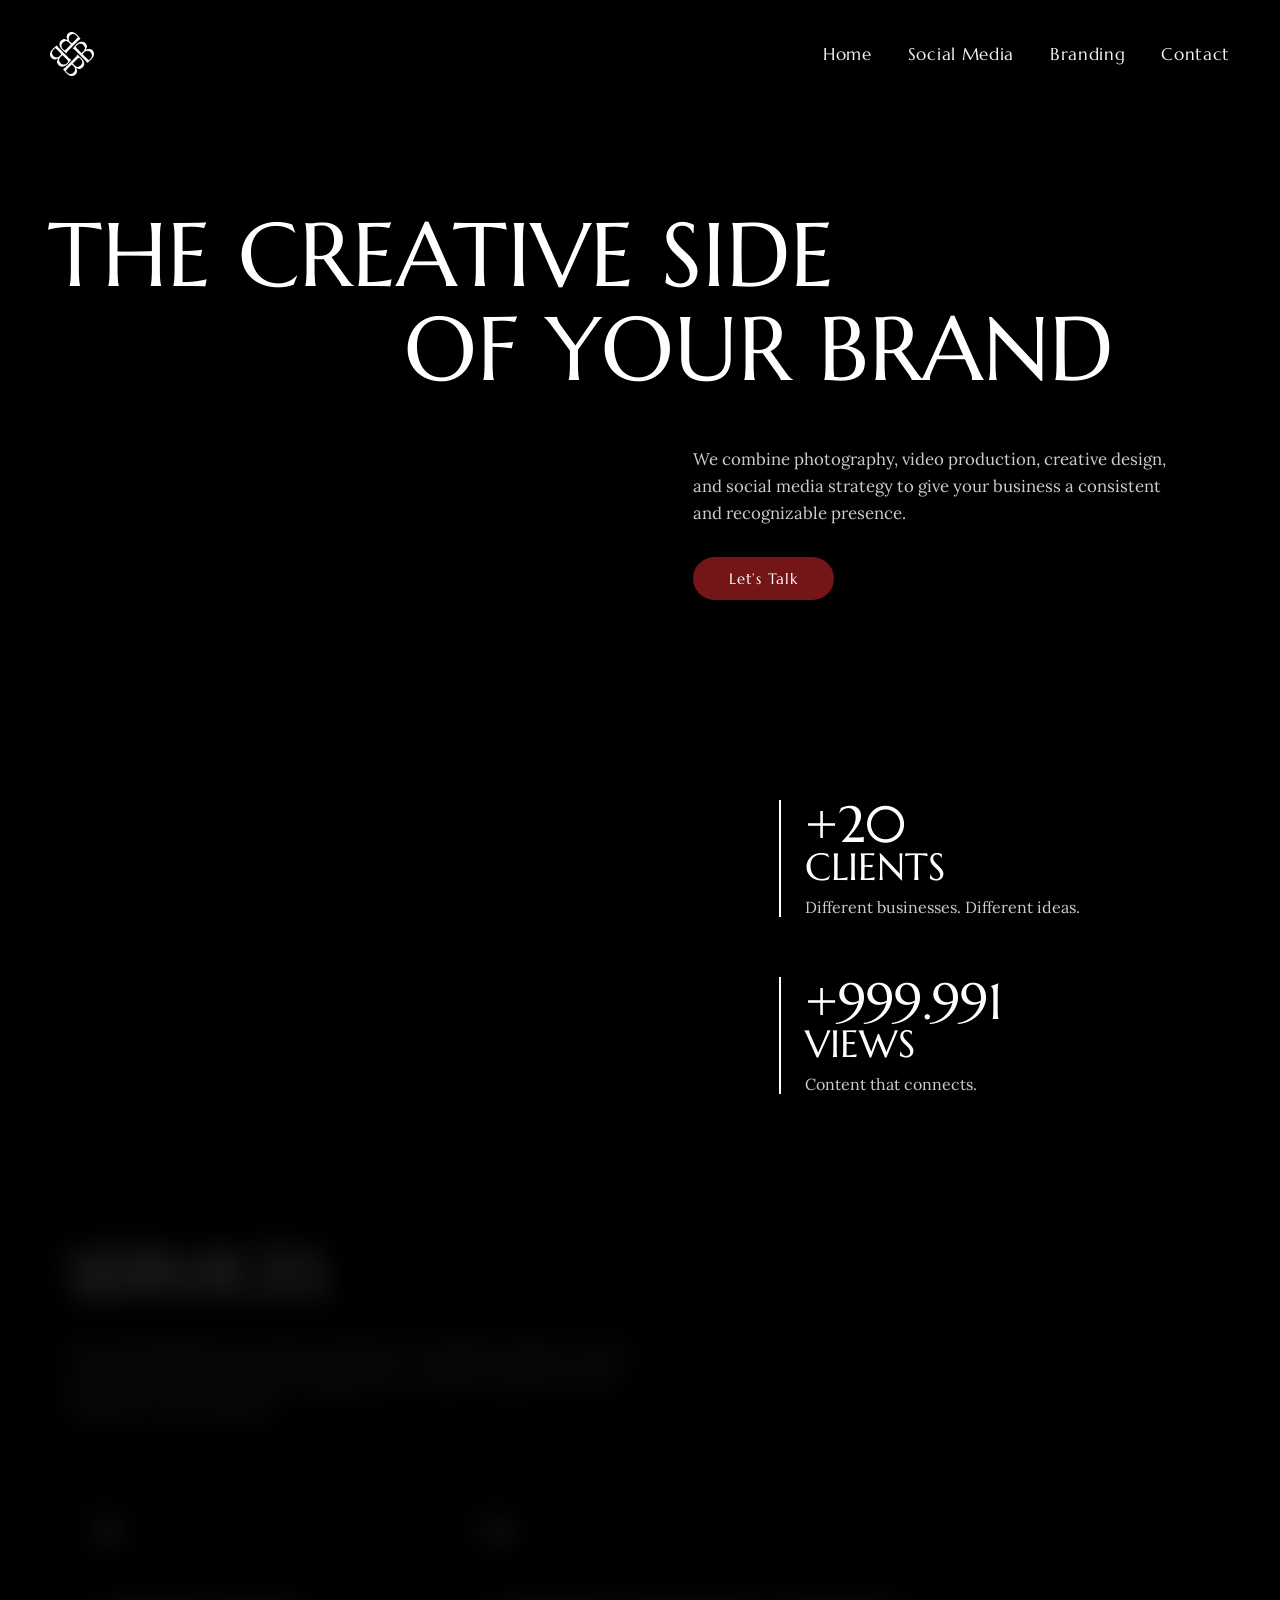
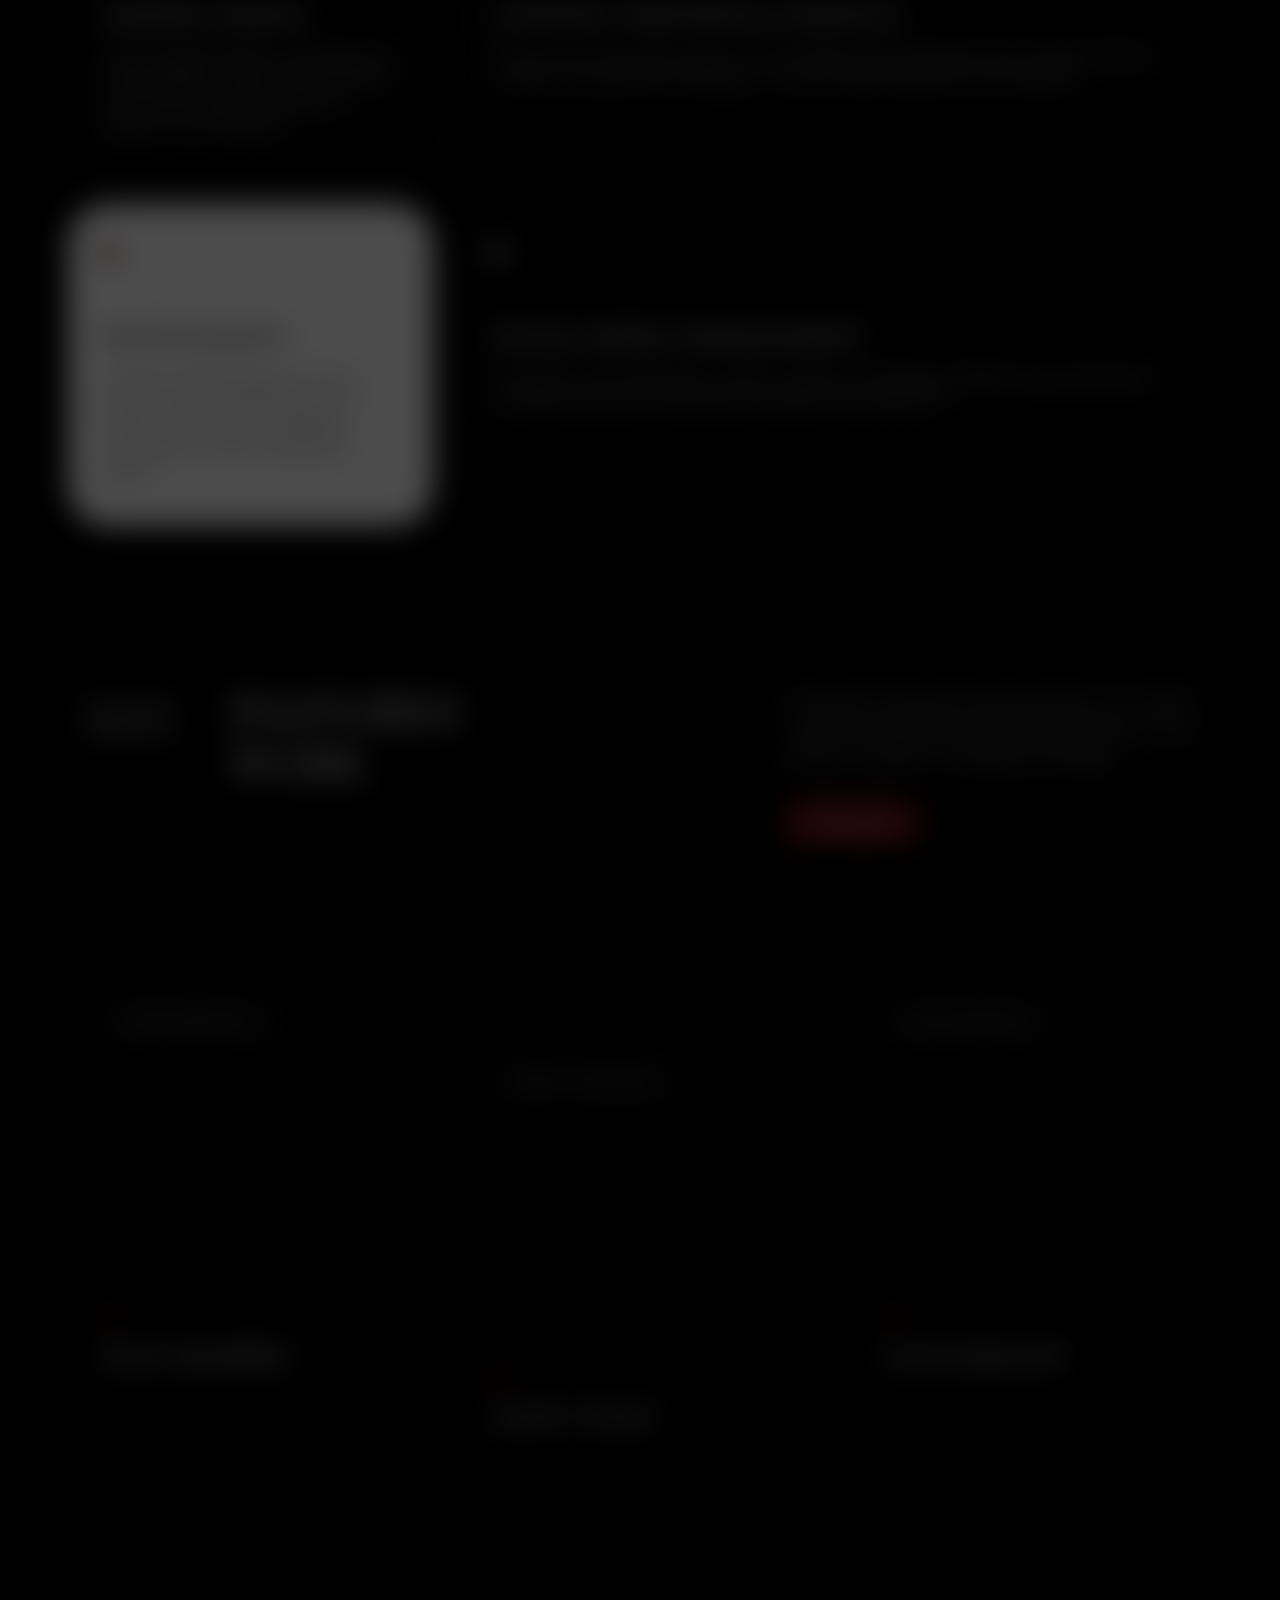
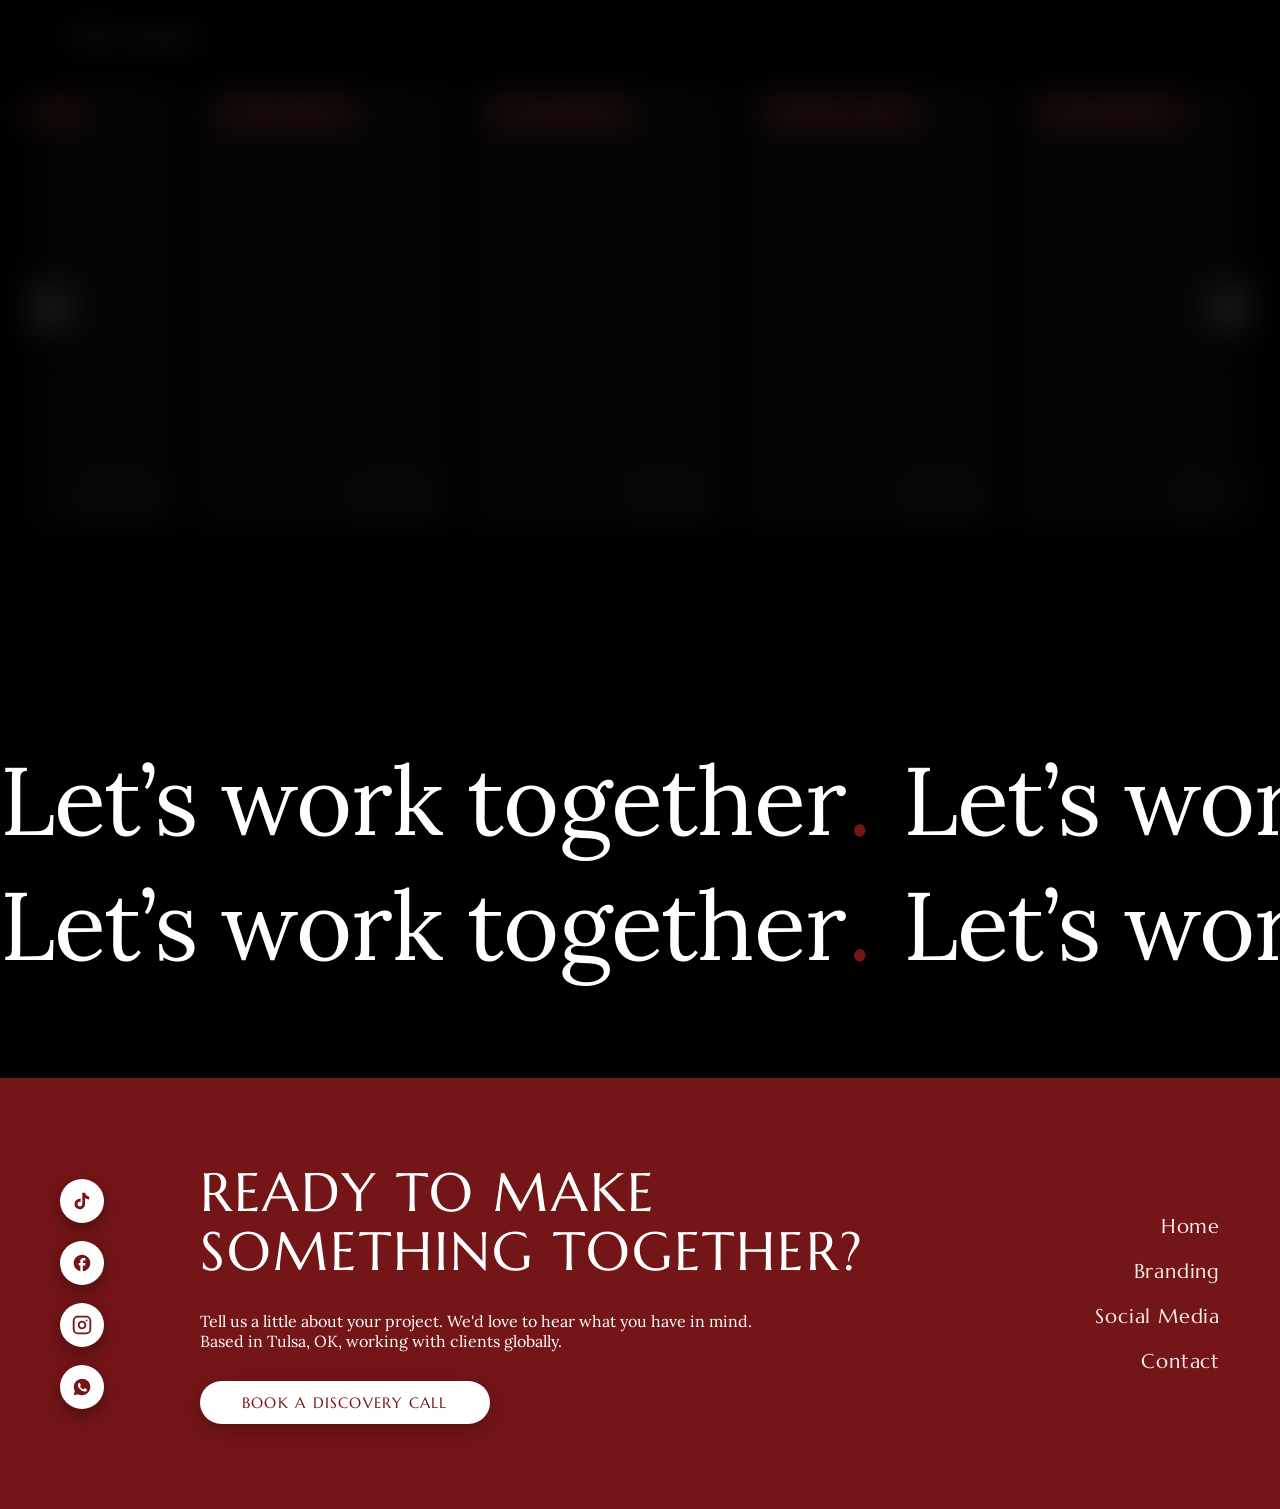
<file: Social-Media.html>
<!DOCTYPE html>
<html lang="en">
<head>
  <meta charset="UTF-8">
  <meta name="viewport" content="width=device-width, initial-scale=1.0">
  <title>Social Media Management &amp; Content Creation | Bitácora House</title>
  <meta name="description" content="Photography, video production, graphic design, and social media management in Tulsa, OK to build a consistent and recognizable brand presence.">
  <meta name="robots" content="index, follow">
  <link rel="canonical" href="https://bitacorahouse.com/Social-Media">
  <link rel="icon" type="image/png" href="BHLOGO.png">

  <!-- Open Graph / Redes Sociales -->
  <meta property="og:type" content="website">
  <meta property="og:site_name" content="Bitácora House">
  <meta property="og:title" content="Social Media &amp; Content Creation | Bitácora House">
  <meta property="og:description" content="Photography, short-form video, and social media strategy designed to connect with your audience.">
  <meta property="og:url" content="https://bitacorahouse.com/Social-Media">
  <meta property="og:image" content="https://bitacorahouse.com/og-cover.jpg">

  <!-- Twitter / X -->
  <meta name="twitter:card" content="summary_large_image">
  <meta name="twitter:title" content="Social Media &amp; Content Creation | Bitácora House">
  <meta name="twitter:description" content="Photography, short-form video, and social media strategy designed to connect with your audience.">
  <meta name="twitter:image" content="https://bitacorahouse.com/og-cover.jpg">

  <!-- Google Fonts & Preconexión Cloudflare R2 -->
  <link rel="preconnect" href="https://fonts.googleapis.com">
  <link rel="preconnect" href="https://fonts.gstatic.com" crossorigin>
  <link rel="preconnect" href="https://pub-6bf4c243ac1148e3a5c3381489ba08fd.r2.dev" crossorigin>
  <link rel="dns-prefetch" href="https://pub-6bf4c243ac1148e3a5c3381489ba08fd.r2.dev">
  <link href="https://fonts.googleapis.com/css2?family=Lora:ital,wght@0,400;0,500;1,400;1,500&family=Marcellus&display=swap" rel="stylesheet">

  <link rel="stylesheet" href="style.css">
</head>
<body>

  <!-- INICIO DEL LOADER -->
  <div id="contenedor-loader">
    <video class="video-loader" autoplay loop muted playsinline>
      <source src="1116.mp4" type="video/mp4">
    </video>
  </div>
  <!-- FIN DEL LOADER -->

  <!-- Cursor Personalizado -->
  <div class="custom-cursor" id="customCursor">
    <svg viewBox="0 0 24 24" fill="none" stroke="currentColor" stroke-width="2.2" stroke-linecap="round" stroke-linejoin="round">
      <line x1="7" y1="17" x2="17" y2="7"></line>
      <polyline points="7 7 17 7 17 17"></polyline>
    </svg>
  </div>

  <!-- Video de Fondo Nativo con Inercia por Scroll -->
  <video id="bgVideo" src="fondologob.mp4" autoplay loop muted playsinline preload="auto"></video>

  <div class="content-wrapper">
    <header class="navbar">
      <a href="index.html" class="brand-logo" aria-label="Home">
        <img src="BHLOGO.png" alt="Símbolo de marca" class="brand-logo-img">
      </a>

      <nav class="nav-links">
        <a href="index.html" class="nav-link">Home</a>
        <a href="Services.html" class="nav-link">Social Media</a>
        <a href="Brand.html" class="nav-link">Branding</a>
        <a href="Contact.html" class="nav-link">Contact</a>
      </nav>
    </header>

    <!-- BANNER 1: HERO SERVICES -->
    <section class="services-hero" id="servicesHero">
      <div class="s-hero-text slide-in-left">
        <h1 class="sh-line sh-1">THE CREATIVE SIDE</h1>
        <h1 class="sh-line sh-2">OF YOUR BRAND</h1>
      </div>
      
      <div class="s-hero-desc slide-in-right">
        <p>We combine photography, video production, creative design, and social media strategy to give your business a consistent and recognizable presence.</p>
        <a href="https://wa.me/19188155447" class="btn-primary-wine">Let’s Talk</a>
      </div>
    </section>

    <!-- BANNER 2: ABOUT US Y NÚMEROS -->
    <section class="services-about" id="servicesAbout">
      <div class="sa-left slide-in-left">
        <h2 class="sa-title">ABOUT US</h2>
        <p class="sa-desc">At Bitacora House, we bring together creative thinking, strategy, and a genuine attention to detail. We work closely with businesses to create content, develop ideas, and build a visual presence that feels true to who they are.</p>
      </div>
      
      <div class="sa-right slide-in-right">
        <!-- Contador 1 -->
        <div class="sa-stat-box">
          <div class="sa-stat-heading">
            <span class="sa-num counter" data-target="20" data-format="normal">+0</span>
            <span class="sa-lbl">CLIENTS</span>
          </div>
          <p class="sa-sub">Different businesses. Different ideas.</p>
        </div>

        <!-- Contador 2 -->
        <div class="sa-stat-box">
          <div class="sa-stat-heading">
            <span class="sa-num counter" data-target="1000000" data-format="mil">+0</span>
            <span class="sa-lbl">VIEWS</span>
          </div>
          <p class="sa-sub">Content that connects.</p>
        </div>
      </div>
    </section>

    <!-- BANNER 3: SERVICES BENTO GRID -->
    <section class="services-bento-section scroll-blur-focus" id="servicesBento">
      <div class="s-bento-header">
        <h2 class="s-bento-title">SERVICES</h2>
        <p class="s-bento-desc">From photography and video production to graphic design, content strategy, and social media management, we offer creative services tailored to your business.</p>
      </div>

      <div class="s-bento-grid">
        <!-- Tarjeta 1 -->
        <div class="s-card">
          <span class="s-card-dot"></span>
          <h3 class="s-card-title">GRAPHIC DESIGN</h3>
          <p class="s-card-desc">Custom digital designs, including social media graphics, menus, flyers, business cards, and promotional materials tailored to your business.</p>
        </div>
        
        <!-- Tarjeta 2 (Doble ancho) -->
        <div class="s-card s-card-wide">
          <span class="s-card-dot"></span>
          <h3 class="s-card-title">CONTENT CREATION &amp; STRATEGY</h3>
          <p class="s-card-desc">From content ideas and scripts to on-site filming and professional video editing. Whether we film or you provide the footage, we create content tailored to your business.</p>
        </div>

        <!-- Tarjeta 3 (Activa / Blanca) -->
        <div class="s-card s-card-active">
          <span class="s-card-dot dot-red"></span>
          <h3 class="s-card-title">PHOTOGRAPHY</h3>
          <p class="s-card-desc">Professional photography for food, products, brands, businesses, and events, with attention to lighting, composition, and the details that matter.</p>
        </div>

        <!-- Tarjeta 4 -->
        <div class="s-card s-card-wide">
          <span class="s-card-dot"></span>
          <h3 class="s-card-title">SOCIAL MEDIA MANAGEMENT</h3>
          <p class="s-card-desc">We handle content planning, creation, captions, scheduling, publishing, and performance tracking to keep your social media consistent and organized.</p>
        </div>
      </div>
    </section>

    <!-- BANNER 4: CLIENTS SECTION -->
    <section class="clients-section scroll-blur-focus" id="clients">
      <div class="clients-top">
        <div class="ct-label">
          <span class="dot-red-small"></span>
          <span class="label-text">SELECTED PROJECTS</span>
        </div>
        
        <div class="ct-heading">
          <h2>FEATURED<br>WORK</h2>
        </div>
        
        <div class="ct-desc">
          <p>A selection of projects that showcase our creative work across different brands and industries, from content creation to strategy and design.</p>
          <a href="https://wa.me/19188155447" class="btn-primary-wine">Let’s talk</a>
        </div>
      </div>

      <!-- Grid de Tarjetas -->
      <div class="clients-cards-grid">
        <!-- Cliente 1 -->
        <a href="Felix.html" class="client-card client-item">
          <img src="6.png" loading="lazy" alt="Felix Fondo" class="c-card-hover-bg">
          
          <div class="c-card-top">
            <span class="c-card-badge">HOME REMODELING</span>
          </div>
          
          <div class="c-card-bottom">
            <div class="c-card-normal-content">
              <span class="c-card-dot"></span>
              <h3 class="c-card-name">FELIX RAMIREZ</h3>
            </div>
            <img src="felix-logo.png" loading="lazy" alt="Felix Logo" class="c-card-hover-logo">
          </div>
        </a>
        
        <!-- Cliente 2 -->
        <a href="Slate.html" class="client-card client-item">
          <img src="./slate/slate fondo.png" loading="lazy" alt="Slate Fondo" class="c-card-hover-bg">
          
          <div class="c-card-top">
            <span class="c-card-badge">BEAUTY &amp; WELLNESS</span>
          </div>
          
          <div class="c-card-bottom">
            <div class="c-card-normal-content">
              <span class="c-card-dot"></span>
              <h3 class="c-card-name">SLATE TULSA</h3>
            </div>
            <img src="./slate/SLATE BRAND.png" loading="lazy" alt="Slate Logo" class="c-card-hover-logo">
          </div>
        </a>
        
        <!-- Cliente 3 -->
        <a href="Acai.html" class="client-card client-item">
          <img src="./Acai/acai8.png" loading="lazy" alt="Acai Fondo" class="c-card-hover-bg">
          
          <div class="c-card-top">
            <span class="c-card-badge">FOOD &amp; BEVERAGE</span>
          </div>
          
          <div class="c-card-bottom">
            <div class="c-card-normal-content">
              <span class="c-card-dot"></span>
              <h3 class="c-card-name">ACAI DELIGHT</h3>
            </div>
            <img src="./Acai/1457.png" loading="lazy" alt="Acai Logo" class="c-card-hover-logo">
          </div>
        </a>
      </div>
    </section>

    <!-- BANNER 5: OTHERS PROJECTS (CARRUSEL DE 10 REELS ÚNICOS) -->
    <section class="others-projects-section scroll-blur-focus" id="otherProjects">
      <div class="op-header">
        <div class="ct-label">
          <span class="dot-red-small"></span>
          <span class="label-text">Others projects</span>
        </div>
      </div>

      <div class="carousel-section project-carousel">
        <div class="carousel-nav-wrapper">
          <button class="glass-btn" id="prevBtn" aria-label="Reel anterior">
            <svg viewBox="0 0 24 24" fill="none" stroke="currentColor" stroke-width="2.5" stroke-linecap="round" stroke-linejoin="round">
              <polyline points="15 18 9 12 15 6"></polyline>
            </svg>
          </button>

          <div class="carousel-viewport" id="carouselViewport">
            <div class="carousel-track" id="carouselTrack">
              <!-- Video 1 -->
              <article class="reel-card">
                <div class="reel-badge">HAULING SERVICES</div>
                <div class="reel-controls">
                  <button class="reel-ctrl-btn btn-play" aria-label="Play/Pause">
                    <svg class="icon-play" viewBox="0 0 24 24" fill="currentColor"><polygon points="6 4 20 12 6 20 6 4"></polygon></svg>
                    <svg class="icon-pause" viewBox="0 0 24 24" fill="currentColor"><rect x="6" y="4" width="4" height="16"></rect><rect x="14" y="4" width="4" height="16"></rect></svg>
                  </button>
                  <button class="reel-ctrl-btn btn-mute" aria-label="Mute/Unmute">
                    <svg class="icon-unmuted" viewBox="0 0 24 24" fill="none" stroke="currentColor" stroke-width="2"><polygon points="11 5 6 9 2 9 2 15 6 15 11 19 11 5"></polygon><path d="M19.07 4.93a10 10 0 0 1 0 14.14M15.54 8.46a5 5 0 0 1 0 7.07"></path></svg>
                    <svg class="icon-muted" viewBox="0 0 24 24" fill="none" stroke="currentColor" stroke-width="2"><polygon points="11 5 6 9 2 9 2 15 6 15 11 19 11 5"></polygon><line x1="23" y1="9" x2="17" y2="15"></line><line x1="17" y1="9" x2="23" y2="15"></line></svg>
                  </button>
                </div>
                <video class="reel-video" loop muted playsinline preload="none" src="https://pub-6bf4c243ac1148e3a5c3381489ba08fd.r2.dev/ABMORA2.mp4"></video>
              </article>

              <!-- Video 2 -->
              <article class="reel-card">
                <div class="reel-badge">HAULING SERVICES</div>
                <div class="reel-controls">
                  <button class="reel-ctrl-btn btn-play" aria-label="Play/Pause">
                    <svg class="icon-play" viewBox="0 0 24 24" fill="currentColor"><polygon points="6 4 20 12 6 20 6 4"></polygon></svg>
                    <svg class="icon-pause" viewBox="0 0 24 24" fill="currentColor"><rect x="6" y="4" width="4" height="16"></rect><rect x="14" y="4" width="4" height="16"></rect></svg>
                  </button>
                  <button class="reel-ctrl-btn btn-mute" aria-label="Mute/Unmute">
                    <svg class="icon-unmuted" viewBox="0 0 24 24" fill="none" stroke="currentColor" stroke-width="2"><polygon points="11 5 6 9 2 9 2 15 6 15 11 19 11 5"></polygon><path d="M19.07 4.93a10 10 0 0 1 0 14.14M15.54 8.46a5 5 0 0 1 0 7.07"></path></svg>
                    <svg class="icon-muted" viewBox="0 0 24 24" fill="none" stroke="currentColor" stroke-width="2"><polygon points="11 5 6 9 2 9 2 15 6 15 11 19 11 5"></polygon><line x1="23" y1="9" x2="17" y2="15"></line><line x1="17" y1="9" x2="23" y2="15"></line></svg>
                  </button>
                </div>
                <video class="reel-video" loop muted playsinline preload="none" src="https://pub-6bf4c243ac1148e3a5c3381489ba08fd.r2.dev/Ab%20Mora.mp4"></video>
              </article>

              <!-- Video 3 -->
              <article class="reel-card">
                <div class="reel-badge">FOOD &amp; BEVERAGE</div>
                <div class="reel-controls">
                  <button class="reel-ctrl-btn btn-play" aria-label="Play/Pause">
                    <svg class="icon-play" viewBox="0 0 24 24" fill="currentColor"><polygon points="6 4 20 12 6 20 6 4"></polygon></svg>
                    <svg class="icon-pause" viewBox="0 0 24 24" fill="currentColor"><rect x="6" y="4" width="4" height="16"></rect><rect x="14" y="4" width="4" height="16"></rect></svg>
                  </button>
                  <button class="reel-ctrl-btn btn-mute" aria-label="Mute/Unmute">
                    <svg class="icon-unmuted" viewBox="0 0 24 24" fill="none" stroke="currentColor" stroke-width="2"><polygon points="11 5 6 9 2 9 2 15 6 15 11 19 11 5"></polygon><path d="M19.07 4.93a10 10 0 0 1 0 14.14M15.54 8.46a5 5 0 0 1 0 7.07"></path></svg>
                    <svg class="icon-muted" viewBox="0 0 24 24" fill="none" stroke="currentColor" stroke-width="2"><polygon points="11 5 6 9 2 9 2 15 6 15 11 19 11 5"></polygon><line x1="23" y1="9" x2="17" y2="15"></line><line x1="17" y1="9" x2="23" y2="15"></line></svg>
                  </button>
                </div>
                <video class="reel-video" loop muted playsinline preload="none" src="https://pub-6bf4c243ac1148e3a5c3381489ba08fd.r2.dev/CHAVAS.mp4"></video>
              </article>

              <!-- Video 4 -->
              <article class="reel-card">
                <div class="reel-badge">WEDDINGS &amp; EVENTS</div>
                <div class="reel-controls">
                  <button class="reel-ctrl-btn btn-play" aria-label="Play/Pause">
                    <svg class="icon-play" viewBox="0 0 24 24" fill="currentColor"><polygon points="6 4 20 12 6 20 6 4"></polygon></svg>
                    <svg class="icon-pause" viewBox="0 0 24 24" fill="currentColor"><rect x="6" y="4" width="4" height="16"></rect><rect x="14" y="4" width="4" height="16"></rect></svg>
                  </button>
                  <button class="reel-ctrl-btn btn-mute" aria-label="Mute/Unmute">
                    <svg class="icon-unmuted" viewBox="0 0 24 24" fill="none" stroke="currentColor" stroke-width="2"><polygon points="11 5 6 9 2 9 2 15 6 15 11 19 11 5"></polygon><path d="M19.07 4.93a10 10 0 0 1 0 14.14M15.54 8.46a5 5 0 0 1 0 7.07"></path></svg>
                    <svg class="icon-muted" viewBox="0 0 24 24" fill="none" stroke="currentColor" stroke-width="2"><polygon points="11 5 6 9 2 9 2 15 6 15 11 19 11 5"></polygon><line x1="23" y1="9" x2="17" y2="15"></line><line x1="17" y1="9" x2="23" y2="15"></line></svg>
                  </button>
                </div>
                <video class="reel-video" loop muted playsinline preload="none" src="https://pub-6bf4c243ac1148e3a5c3381489ba08fd.r2.dev/Creations%20By%20Reimon%20Detalles.mp4"></video>
              </article>

              <!-- Video 5 -->
              <article class="reel-card">
                <div class="reel-badge">FOOD &amp; BEVERAGE</div>
                <div class="reel-controls">
                  <button class="reel-ctrl-btn btn-play" aria-label="Play/Pause">
                    <svg class="icon-play" viewBox="0 0 24 24" fill="currentColor"><polygon points="6 4 20 12 6 20 6 4"></polygon></svg>
                    <svg class="icon-pause" viewBox="0 0 24 24" fill="currentColor"><rect x="6" y="4" width="4" height="16"></rect><rect x="14" y="4" width="4" height="16"></rect></svg>
                  </button>
                  <button class="reel-ctrl-btn btn-mute" aria-label="Mute/Unmute">
                    <svg class="icon-unmuted" viewBox="0 0 24 24" fill="none" stroke="currentColor" stroke-width="2"><polygon points="11 5 6 9 2 9 2 15 6 15 11 19 11 5"></polygon><path d="M19.07 4.93a10 10 0 0 1 0 14.14M15.54 8.46a5 5 0 0 1 0 7.07"></path></svg>
                    <svg class="icon-muted" viewBox="0 0 24 24" fill="none" stroke="currentColor" stroke-width="2"><polygon points="11 5 6 9 2 9 2 15 6 15 11 19 11 5"></polygon><line x1="23" y1="9" x2="17" y2="15"></line><line x1="17" y1="9" x2="23" y2="15"></line></svg>
                  </button>
                </div>
                <video class="reel-video" loop muted playsinline preload="none" src="https://pub-6bf4c243ac1148e3a5c3381489ba08fd.r2.dev/PAREA.mp4"></video>
              </article>

              <!-- Video 6 -->
              <article class="reel-card">
                <div class="reel-badge">HAULING SERVICES</div>
                <div class="reel-controls">
                  <button class="reel-ctrl-btn btn-play" aria-label="Play/Pause">
                    <svg class="icon-play" viewBox="0 0 24 24" fill="currentColor"><polygon points="6 4 20 12 6 20 6 4"></polygon></svg>
                    <svg class="icon-pause" viewBox="0 0 24 24" fill="currentColor"><rect x="6" y="4" width="4" height="16"></rect><rect x="14" y="4" width="4" height="16"></rect></svg>
                  </button>
                  <button class="reel-ctrl-btn btn-mute" aria-label="Mute/Unmute">
                    <svg class="icon-unmuted" viewBox="0 0 24 24" fill="none" stroke="currentColor" stroke-width="2"><polygon points="11 5 6 9 2 9 2 15 6 15 11 19 11 5"></polygon><path d="M19.07 4.93a10 10 0 0 1 0 14.14M15.54 8.46a5 5 0 0 1 0 7.07"></path></svg>
                    <svg class="icon-muted" viewBox="0 0 24 24" fill="none" stroke="currentColor" stroke-width="2"><polygon points="11 5 6 9 2 9 2 15 6 15 11 19 11 5"></polygon><line x1="23" y1="9" x2="17" y2="15"></line><line x1="17" y1="9" x2="23" y2="15"></line></svg>
                  </button>
                </div>
                <video class="reel-video" loop muted playsinline preload="none" src="https://pub-6bf4c243ac1148e3a5c3381489ba08fd.r2.dev/ABMORA3.mp4"></video>
              </article>

              <!-- Video 7 -->
              <article class="reel-card">
                <div class="reel-badge">FOOD &amp; BEVERAGE</div>
                <div class="reel-controls">
                  <button class="reel-ctrl-btn btn-play" aria-label="Play/Pause">
                    <svg class="icon-play" viewBox="0 0 24 24" fill="currentColor"><polygon points="6 4 20 12 6 20 6 4"></polygon></svg>
                    <svg class="icon-pause" viewBox="0 0 24 24" fill="currentColor"><rect x="6" y="4" width="4" height="16"></rect><rect x="14" y="4" width="4" height="16"></rect></svg>
                  </button>
                  <button class="reel-ctrl-btn btn-mute" aria-label="Mute/Unmute">
                    <svg class="icon-unmuted" viewBox="0 0 24 24" fill="none" stroke="currentColor" stroke-width="2"><polygon points="11 5 6 9 2 9 2 15 6 15 11 19 11 5"></polygon><path d="M19.07 4.93a10 10 0 0 1 0 14.14M15.54 8.46a5 5 0 0 1 0 7.07"></path></svg>
                    <svg class="icon-muted" viewBox="0 0 24 24" fill="none" stroke="currentColor" stroke-width="2"><polygon points="11 5 6 9 2 9 2 15 6 15 11 19 11 5"></polygon><line x1="23" y1="9" x2="17" y2="15"></line><line x1="17" y1="9" x2="23" y2="15"></line></svg>
                  </button>
                </div>
                <video class="reel-video" loop muted playsinline preload="none" src="https://pub-6bf4c243ac1148e3a5c3381489ba08fd.r2.dev/PAREA1.mp4"></video>
              </article>

              <!-- Video 8 -->
              <article class="reel-card">
                <div class="reel-badge">HOME ORGANIZATION</div>
                <div class="reel-controls">
                  <button class="reel-ctrl-btn btn-play" aria-label="Play/Pause">
                    <svg class="icon-play" viewBox="0 0 24 24" fill="currentColor"><polygon points="6 4 20 12 6 20 6 4"></polygon></svg>
                    <svg class="icon-pause" viewBox="0 0 24 24" fill="currentColor"><rect x="6" y="4" width="4" height="16"></rect><rect x="14" y="4" width="4" height="16"></rect></svg>
                  </button>
                  <button class="reel-ctrl-btn btn-mute" aria-label="Mute/Unmute">
                    <svg class="icon-unmuted" viewBox="0 0 24 24" fill="none" stroke="currentColor" stroke-width="2"><polygon points="11 5 6 9 2 9 2 15 6 15 11 19 11 5"></polygon><path d="M19.07 4.93a10 10 0 0 1 0 14.14M15.54 8.46a5 5 0 0 1 0 7.07"></path></svg>
                    <svg class="icon-muted" viewBox="0 0 24 24" fill="none" stroke="currentColor" stroke-width="2"><polygon points="11 5 6 9 2 9 2 15 6 15 11 19 11 5"></polygon><line x1="23" y1="9" x2="17" y2="15"></line><line x1="17" y1="9" x2="23" y2="15"></line></svg>
                  </button>
                </div>
                <video class="reel-video" loop muted playsinline preload="none" src="https://pub-6bf4c243ac1148e3a5c3381489ba08fd.r2.dev/SPACESET.mp4"></video>
              </article>

              <!-- Video 9 -->
              <article class="reel-card">
                <div class="reel-badge">PERSONAL BRANDING</div>
                <div class="reel-controls">
                  <button class="reel-ctrl-btn btn-play" aria-label="Play/Pause">
                    <svg class="icon-play" viewBox="0 0 24 24" fill="currentColor"><polygon points="6 4 20 12 6 20 6 4"></polygon></svg>
                    <svg class="icon-pause" viewBox="0 0 24 24" fill="currentColor"><rect x="6" y="4" width="4" height="16"></rect><rect x="14" y="4" width="4" height="16"></rect></svg>
                  </button>
                  <button class="reel-ctrl-btn btn-mute" aria-label="Mute/Unmute">
                    <svg class="icon-unmuted" viewBox="0 0 24 24" fill="none" stroke="currentColor" stroke-width="2"><polygon points="11 5 6 9 2 9 2 15 6 15 11 19 11 5"></polygon><path d="M19.07 4.93a10 10 0 0 1 0 14.14M15.54 8.46a5 5 0 0 1 0 7.07"></path></svg>
                    <svg class="icon-muted" viewBox="0 0 24 24" fill="none" stroke="currentColor" stroke-width="2"><polygon points="11 5 6 9 2 9 2 15 6 15 11 19 11 5"></polygon><line x1="23" y1="9" x2="17" y2="15"></line><line x1="17" y1="9" x2="23" y2="15"></line></svg>
                  </button>
                </div>
                <video class="reel-video" loop muted playsinline preload="none" src="https://pub-6bf4c243ac1148e3a5c3381489ba08fd.r2.dev/Reel%20Mapa%20De%20Deceos%202027-Rosi%20V3.mp4"></video>
              </article>

              <!-- Video 10 -->
              <article class="reel-card">
                <div class="reel-badge">WEDDINGS &amp; EVENTS</div>
                <div class="reel-controls">
                  <button class="reel-ctrl-btn btn-play" aria-label="Play/Pause">
                    <svg class="icon-play" viewBox="0 0 24 24" fill="currentColor"><polygon points="6 4 20 12 6 20 6 4"></polygon></svg>
                    <svg class="icon-pause" viewBox="0 0 24 24" fill="currentColor"><rect x="6" y="4" width="4" height="16"></rect><rect x="14" y="4" width="4" height="16"></rect></svg>
                  </button>
                  <button class="reel-ctrl-btn btn-mute" aria-label="Mute/Unmute">
                    <svg class="icon-unmuted" viewBox="0 0 24 24" fill="none" stroke="currentColor" stroke-width="2"><polygon points="11 5 6 9 2 9 2 15 6 15 11 19 11 5"></polygon><path d="M19.07 4.93a10 10 0 0 1 0 14.14M15.54 8.46a5 5 0 0 1 0 7.07"></path></svg>
                    <svg class="icon-muted" viewBox="0 0 24 24" fill="none" stroke="currentColor" stroke-width="2"><polygon points="11 5 6 9 2 9 2 15 6 15 11 19 11 5"></polygon><line x1="23" y1="9" x2="17" y2="15"></line><line x1="17" y1="9" x2="23" y2="15"></line></svg>
                  </button>
                </div>
                <video class="reel-video" loop muted playsinline preload="none" src="https://pub-6bf4c243ac1148e3a5c3381489ba08fd.r2.dev/Creations%20By%20Reimon%20Reel%2002.mp4"></video>
              </article>
            </div>
          </div>

          <button class="glass-btn" id="nextBtn" aria-label="Reel siguiente">
            <svg viewBox="0 0 24 24" fill="none" stroke="currentColor" stroke-width="2.5" stroke-linecap="round" stroke-linejoin="round">
              <polyline points="9 18 15 12 9 6"></polyline>
            </svg>
          </button>
        </div>
      </div>
    </section>

    <!-- BANNER: MARQUEE EN BUCLE -->
    <section class="marquee-section">
      <div class="marquee-track marquee-left">
        <div class="marquee-group">
          <span class="marquee-text">Let’s work together<span class="marquee-dot">.</span></span>
          <span class="marquee-text">Let’s work together<span class="marquee-dot">.</span></span>
          <span class="marquee-text">Let’s work together<span class="marquee-dot">.</span></span>
          <span class="marquee-text">Let’s work together<span class="marquee-dot">.</span></span>
        </div>
        <div class="marquee-group" aria-hidden="true">
          <span class="marquee-text">Let’s work together<span class="marquee-dot">.</span></span>
          <span class="marquee-text">Let’s work together<span class="marquee-dot">.</span></span>
          <span class="marquee-text">Let’s work together<span class="marquee-dot">.</span></span>
          <span class="marquee-text">Let’s work together<span class="marquee-dot">.</span></span>
        </div>
      </div>

      <div class="marquee-track marquee-right">
        <div class="marquee-group">
          <span class="marquee-text">Let’s work together<span class="marquee-dot">.</span></span>
          <span class="marquee-text">Let’s work together<span class="marquee-dot">.</span></span>
          <span class="marquee-text">Let’s work together<span class="marquee-dot">.</span></span>
          <span class="marquee-text">Let’s work together<span class="marquee-dot">.</span></span>
        </div>
        <div class="marquee-group" aria-hidden="true">
          <span class="marquee-text">Let’s work together<span class="marquee-dot">.</span></span>
          <span class="marquee-text">Let’s work together<span class="marquee-dot">.</span></span>
          <span class="marquee-text">Let’s work together<span class="marquee-dot">.</span></span>
          <span class="marquee-text">Let’s work together<span class="marquee-dot">.</span></span>
        </div>
      </div>
    </section>

    <!-- BANNER: FOOTER ROJO VINO -->
    <footer class="footer-banner" id="contact">
      <div class="footer-container">
        <div class="footer-socials">
          <a href="https://www.tiktok.com/@bitacorahouse" class="social-circle" aria-label="TikTok">
            <svg viewBox="0 0 24 24" fill="currentColor">
              <path d="M19.59 6.69a4.83 4.83 0 0 1-3.77-4.25V2h-3.45v13.67a2.89 2.89 0 0 1-5.2 1.74 2.89 2.89 0 0 1 2.31-4.64c.29 0 .58.04.86.12V9.32a6.34 6.34 0 0 0-.86-.06A6.33 6.33 0 0 0 3 15.59a6.34 6.34 0 0 0 10.82 4.47 6.27 6.27 0 0 0 1.88-4.47V8.5a8.2 8.2 0 0 0 4.89 1.63v-3.44h-1z"/>
            </svg>
          </a>
          <a href="https://www.facebook.com/profile.php?id=61594829940102" class="social-circle" aria-label="Facebook">
            <svg viewBox="0 0 24 24" fill="currentColor">
              <path d="M22 12c0-5.52-4.48-10-10-10S2 6.48 2 12c0 4.84 3.44 8.87 8 9.8V15H8v-3h2V9.5C10 7.57 11.57 6 13.5 6H16v3h-2c-.55 0-1 .45-1 1v2h3v3h-3v6.95C18.05 21.45 22 17.19 22 12z"/>
            </svg>
          </a>
          <a href="https://www.instagram.com/bitacorahouse/" class="social-circle" aria-label="Instagram">
            <svg viewBox="0 0 24 24" fill="none" stroke="currentColor" stroke-width="2.2" stroke-linecap="round" stroke-linejoin="round">
              <rect x="2" y="2" width="20" height="20" rx="5" ry="5"></rect>
              <path d="M16 11.37A4 4 0 1 1 12.63 8 4 4 0 0 1 16 11.37z"></path>
              <line x1="17.5" y1="6.5" x2="17.51" y2="6.5"></line>
            </svg>
          </a>
          <a href="https://wa.me/19188155447" class="social-circle" aria-label="WhatsApp">
            <svg viewBox="0 0 24 24" fill="currentColor">
              <path d="M12.04 2c-5.46 0-9.91 4.45-9.91 9.91 0 1.75.46 3.45 1.32 4.95L2.05 22l5.25-1.38c1.45.79 3.08 1.21 4.74 1.21 5.46 0 9.91-4.45 9.91-9.91 0-2.65-1.03-5.14-2.9-7.01A9.82 9.82 0 0 0 12.04 2zm5.78 14.07c-.24.68-1.39 1.3-1.92 1.38-.49.07-1.12.1-3.23-.77-2.7-1.12-4.44-3.86-4.57-4.04-.13-.18-1.09-1.45-1.09-2.76s.69-1.96.93-2.22c.24-.27.53-.33.71-.33.18 0 .35 0 .5.01.16.01.37-.06.58.44.22.52.74 1.8.8 1.93.07.13.11.29.02.47-.09.18-.13.29-.27.45-.13.16-.28.35-.4.47-.13.13-.27.27-.12.53.16.27.69 1.14 1.48 1.84 1.02.91 1.88 1.19 2.15 1.32.27.13.42.11.58-.07.16-.18.68-.79.86-1.06.18-.27.35-.22.6-.13.24.09 1.54.73 1.81.86.27.13.44.2.5.31.07.11.07.64-.17 1.32z"/>
            </svg>
          </a>
        </div>

        <div class="footer-center">
          <h2 class="footer-title">READY TO MAKE SOMETHING TOGETHER?</h2>
        <p>Tell us a little about your project. We'd love to hear what you have in mind.<br>Based in Tulsa, OK, working with clients globally.</p>
          <a href="Contact.html" class="footer-btn-pill">BOOK A DISCOVERY CALL</a>
        </div>

        <nav class="footer-nav">
          <a href="index.html" class="footer-link">Home</a>
          <a href="Brand.html" class="footer-link">Branding</a>
          <a href="Services.html" class="footer-link">Social Media</a>
          <a href="Contact.html" class="footer-link">Contact</a>
        </nav>
      </div>
    </footer>
  </div>

  <script src="script.js"></script>
</body>
</html>
</file>
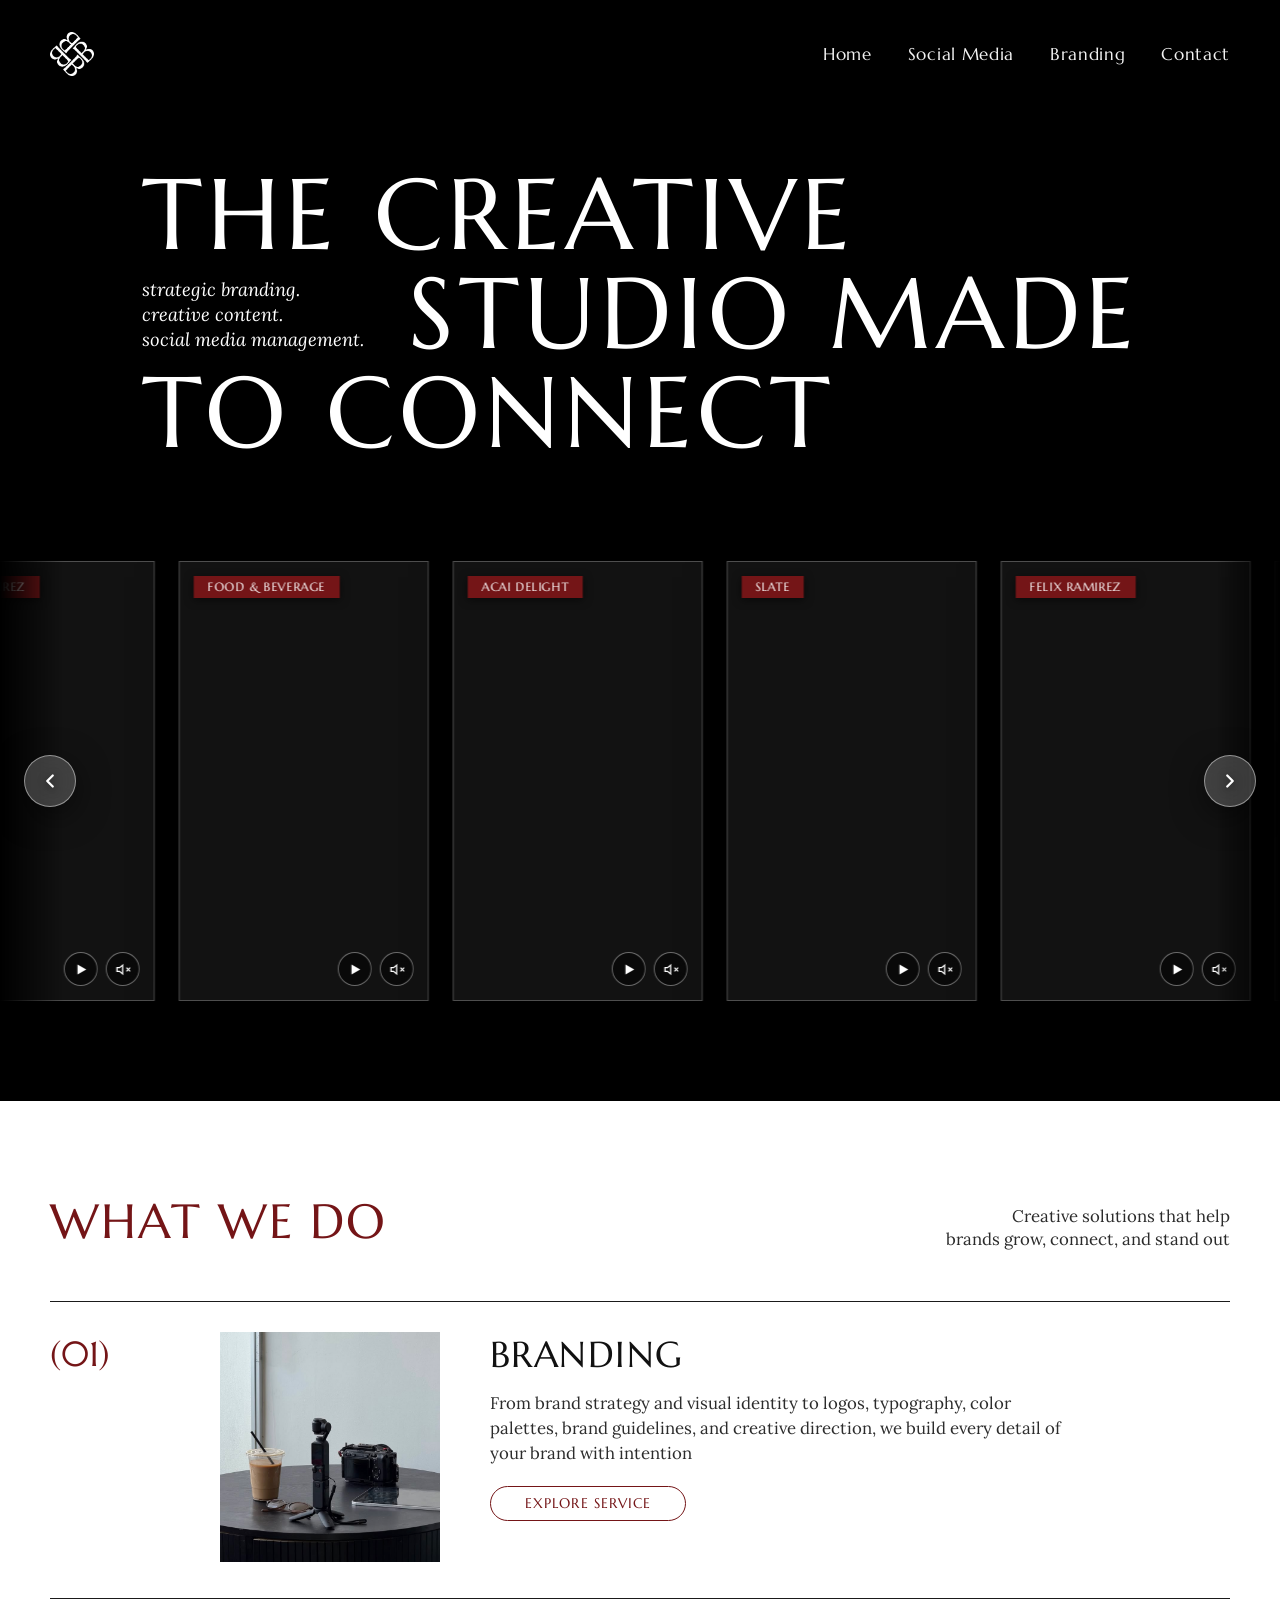
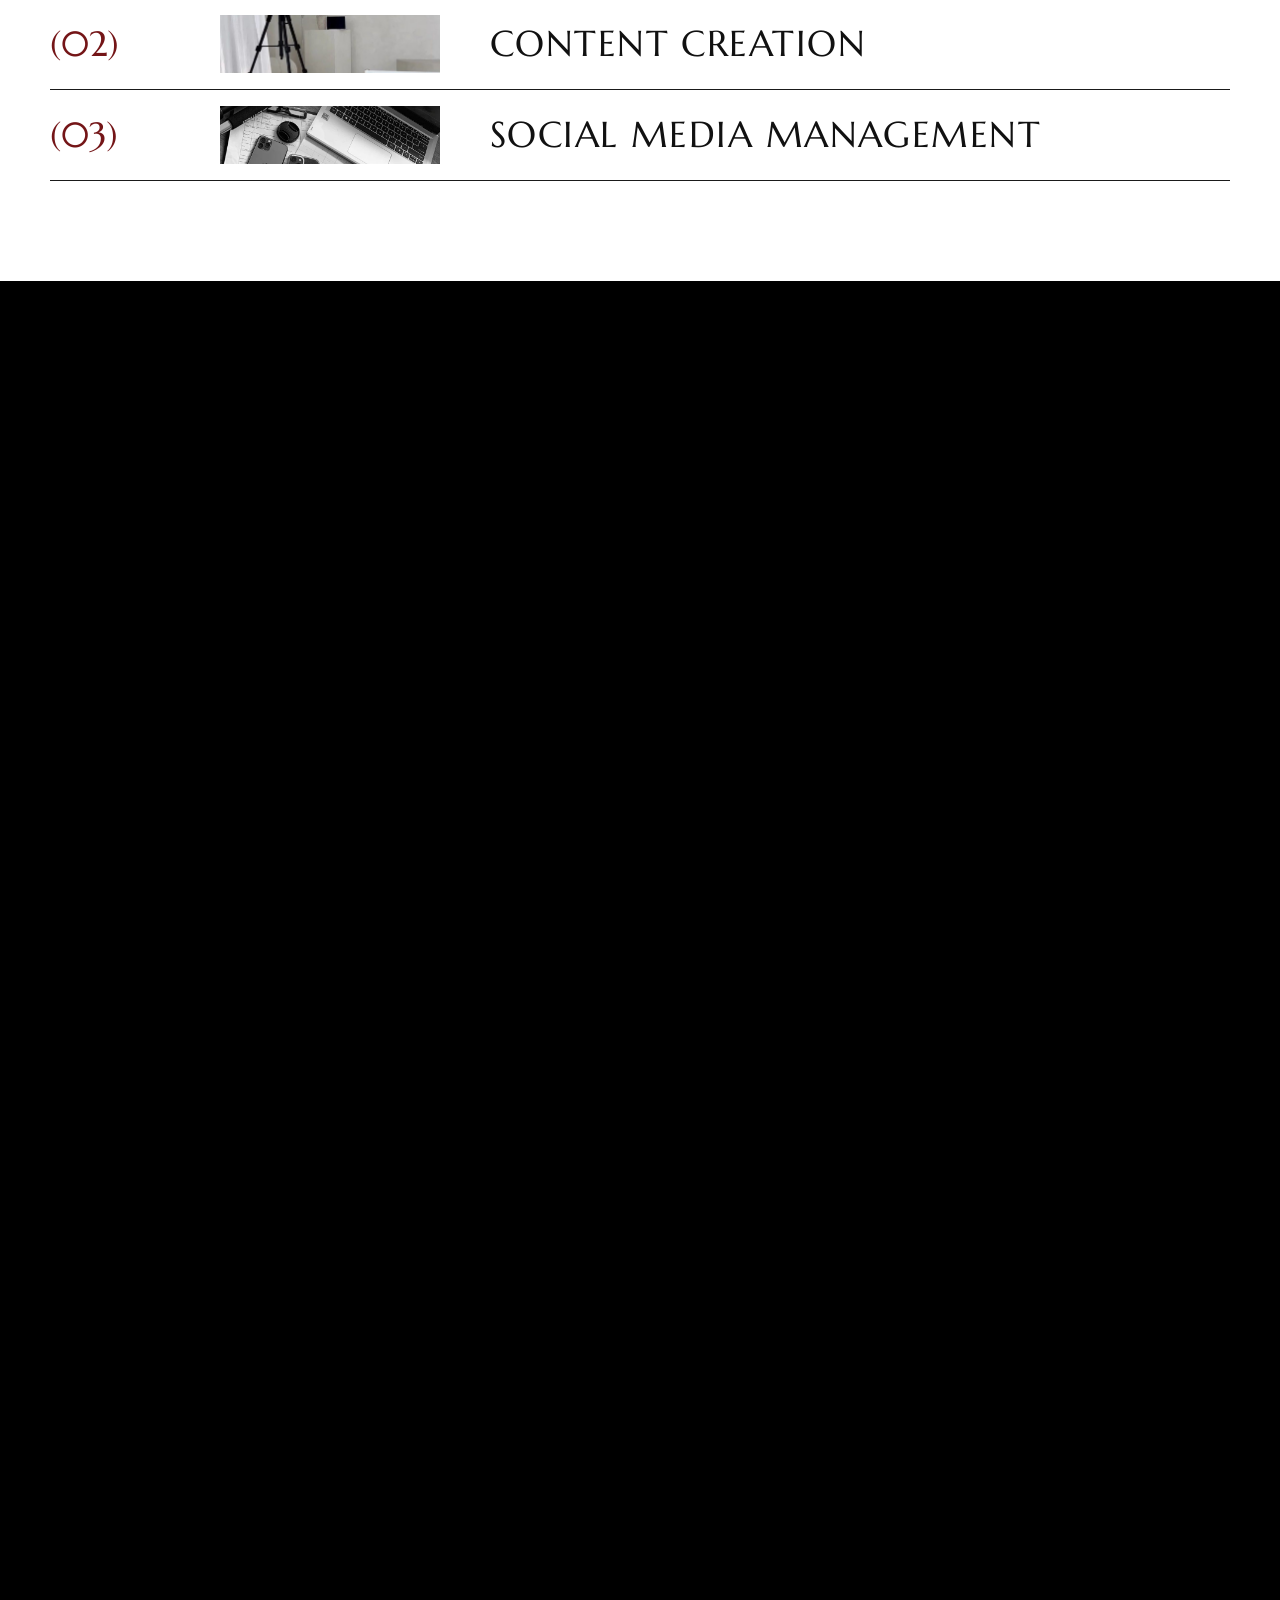
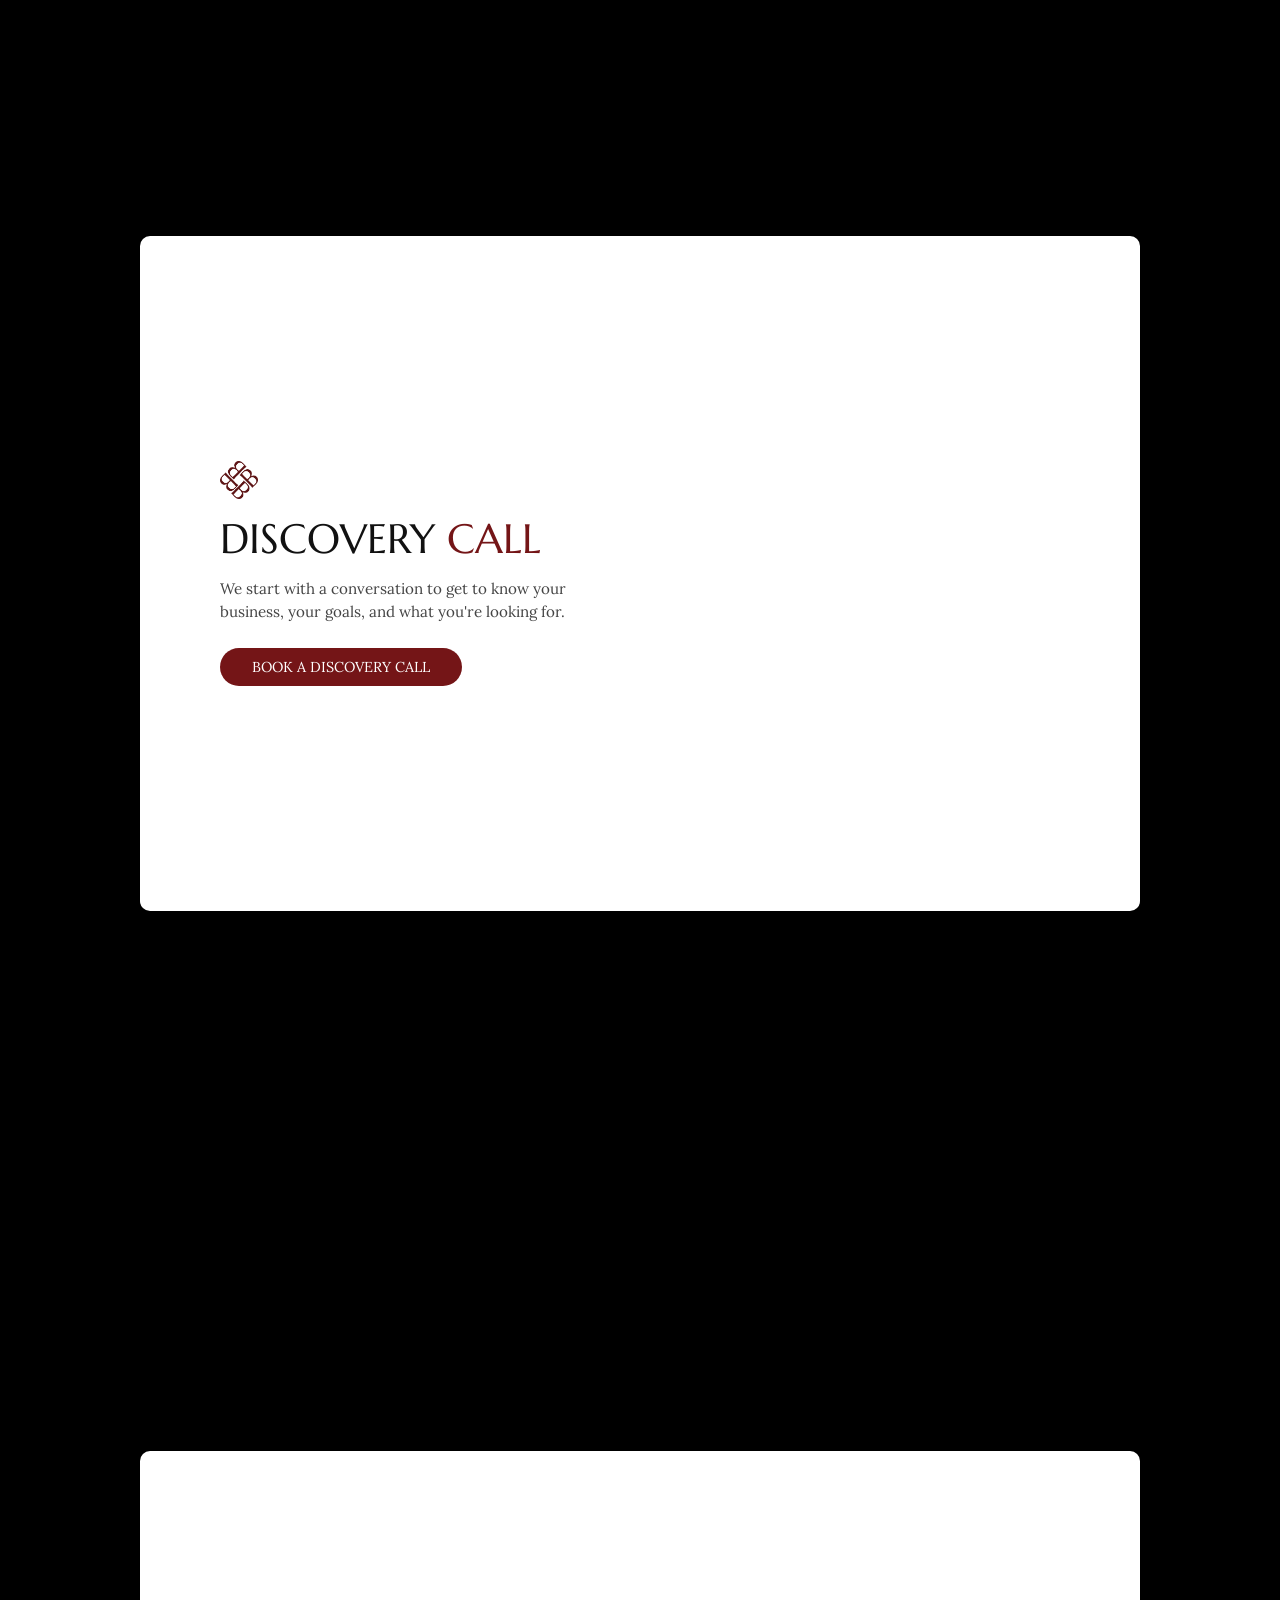
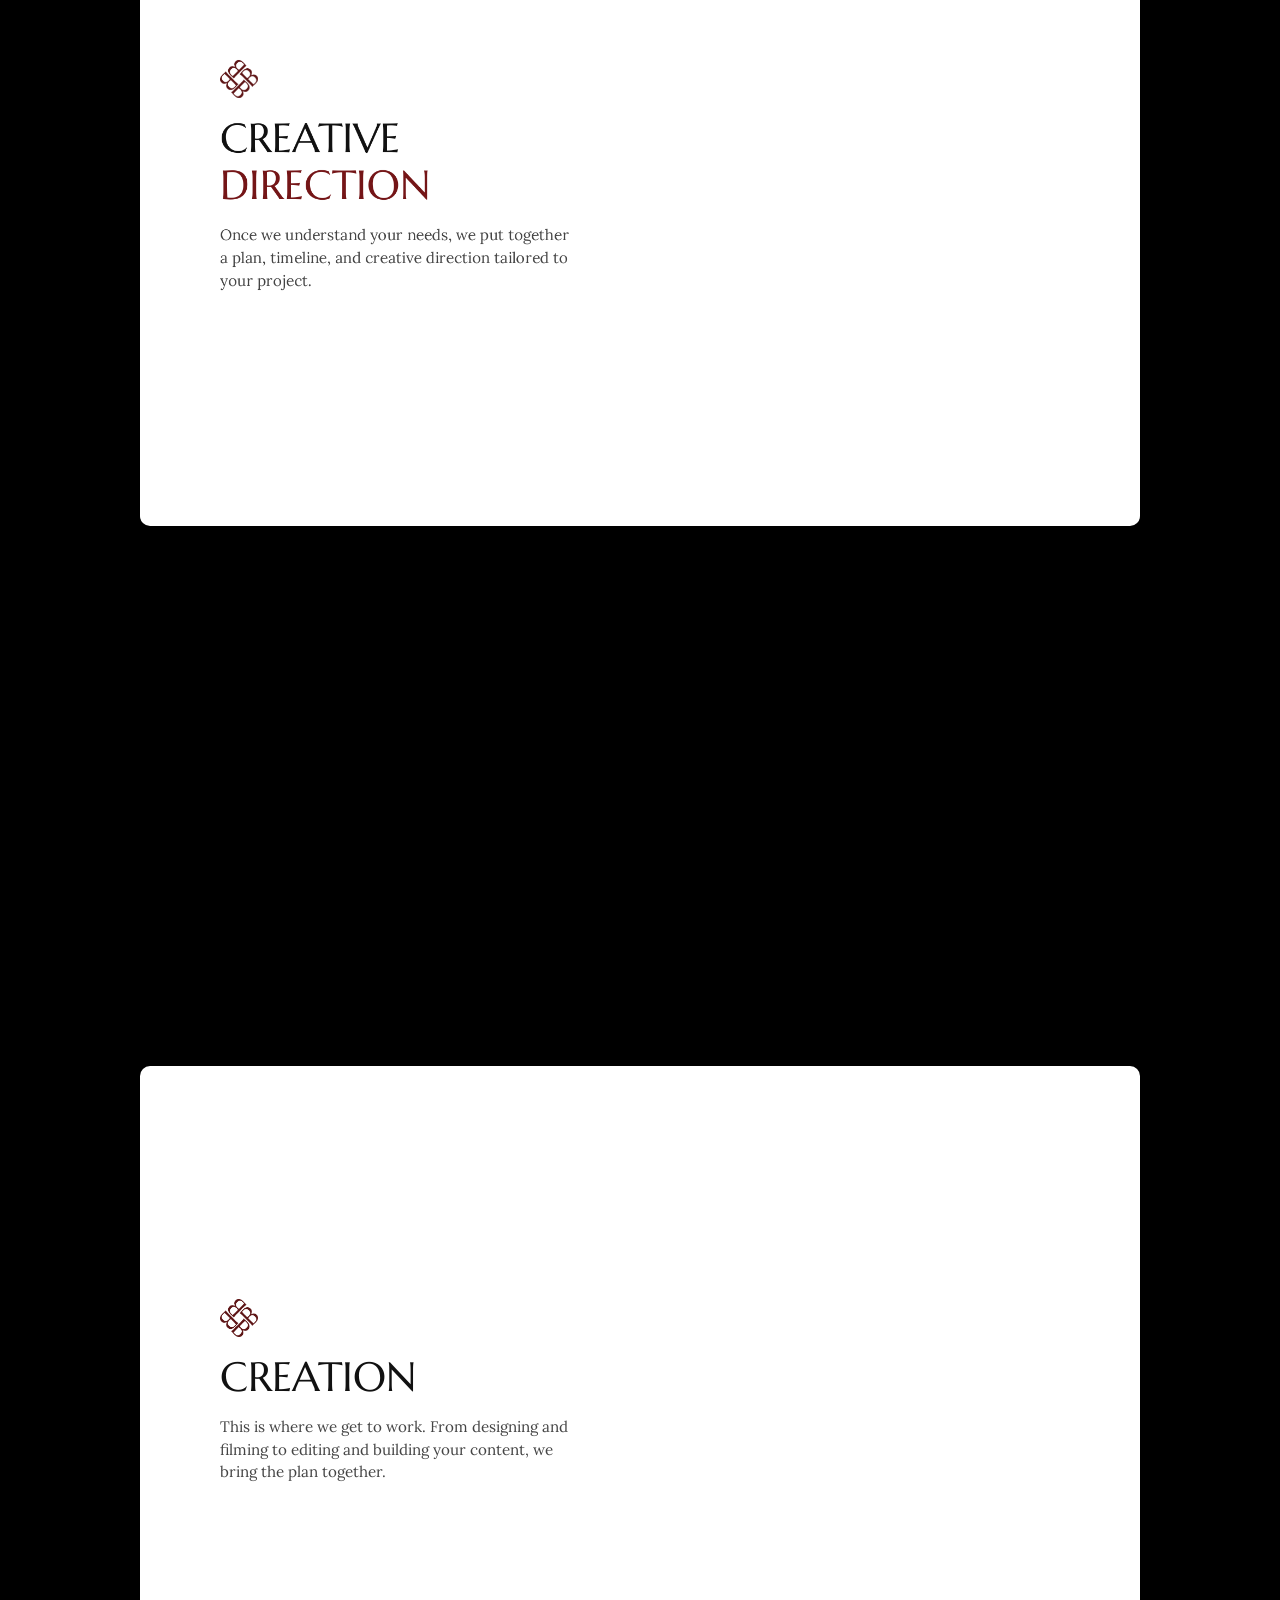
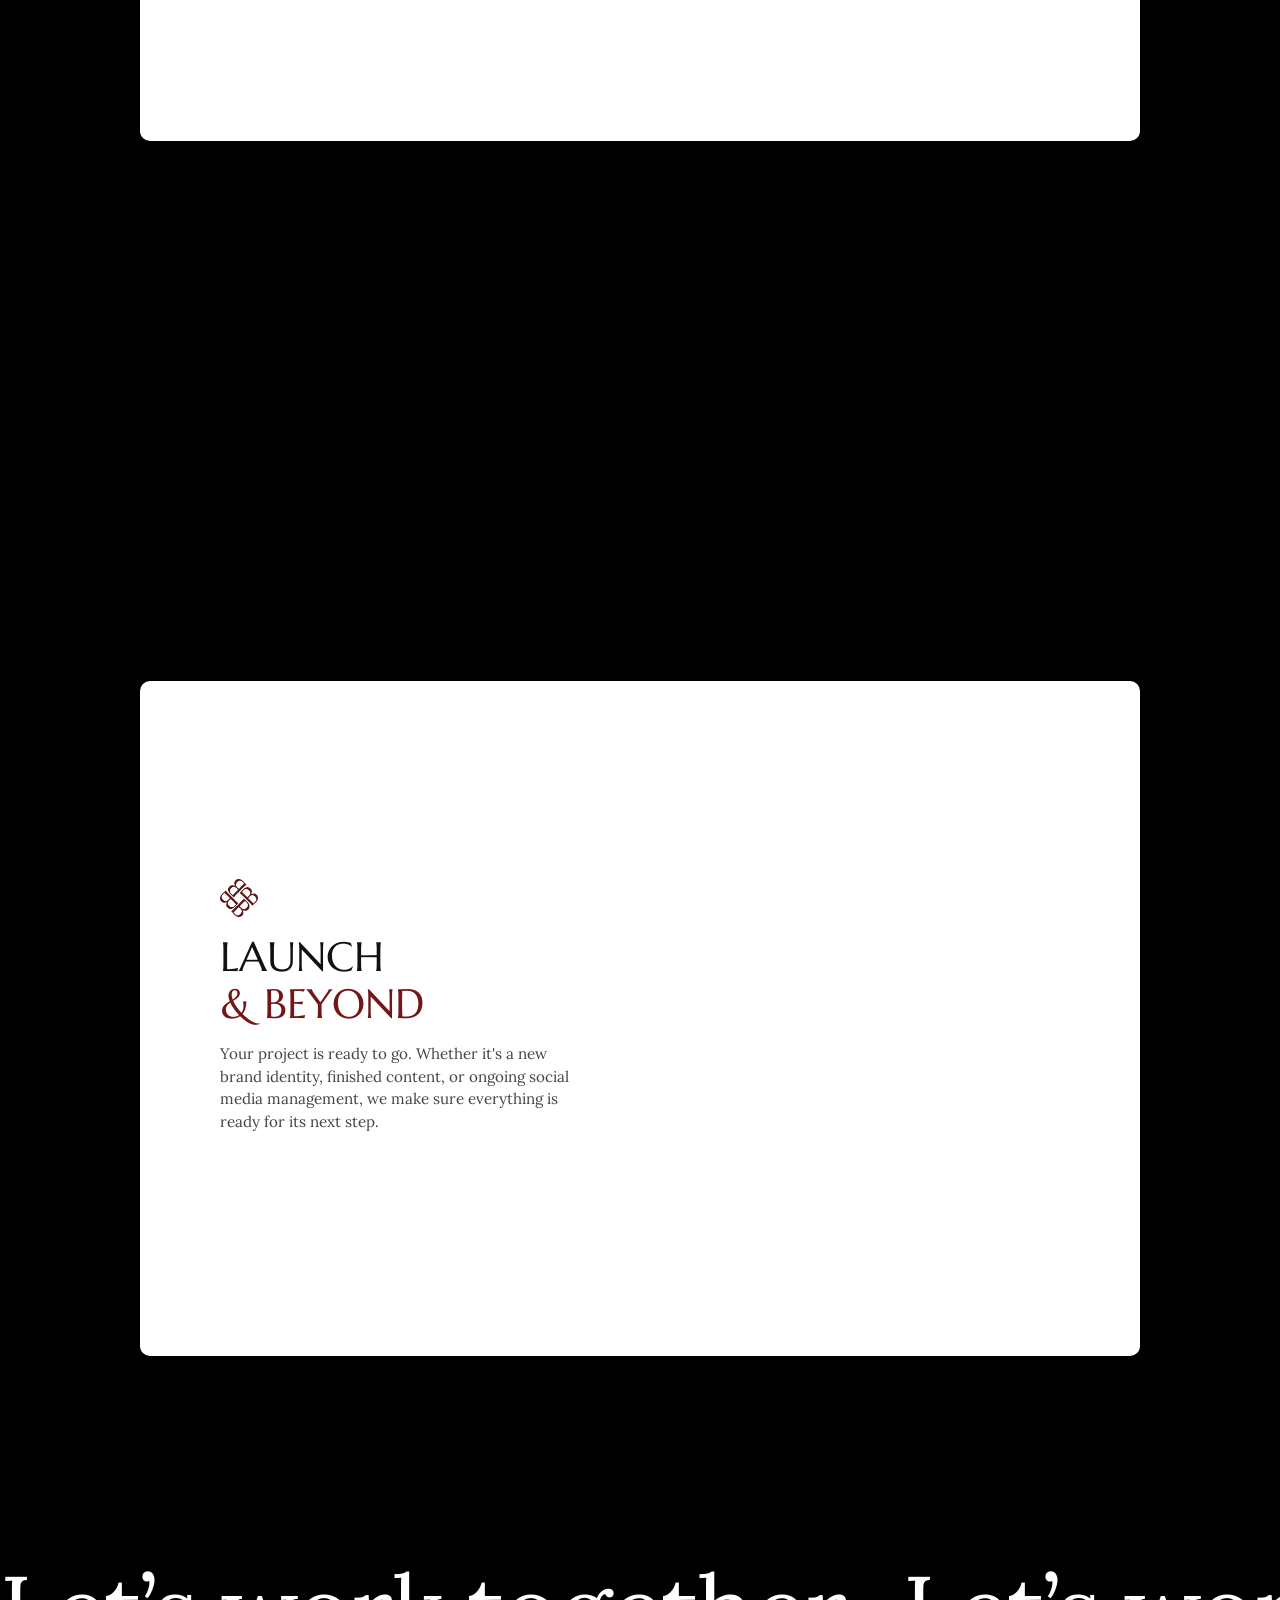
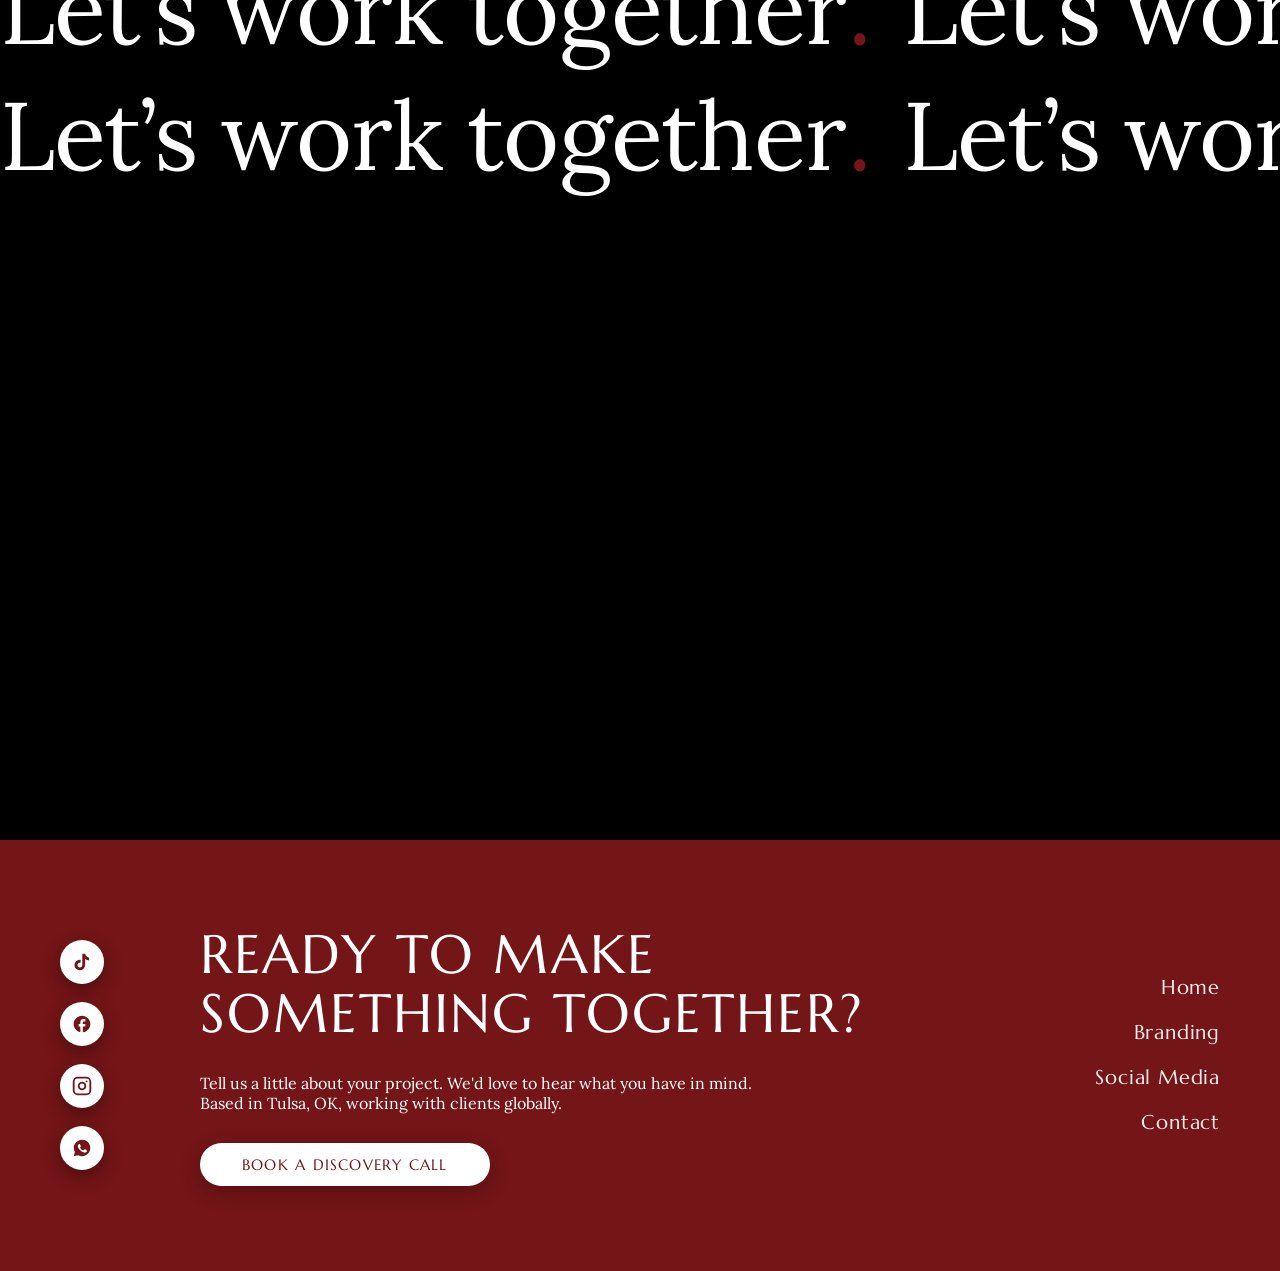
<file: webs.html>
<!DOCTYPE html>
<html lang="es">
<head>
  <meta charset="UTF-8">
  <meta name="viewport" content="width=device-width, initial-scale=1.0">
  <title>Bitacora House</title>

  <!-- Google Fonts: Marcellus & Lora -->
  <link rel="preconnect" href="https://fonts.googleapis.com">
  <link rel="preconnect" href="https://fonts.gstatic.com" crossorigin>
  <link href="https://fonts.googleapis.com/css2?family=Lora:ital,wght@0,400;0,500;1,400;1,500&family=Marcellus&display=swap" rel="stylesheet">
  <link rel="preconnect" href="https://pub-6bf4c243ac1148e3a5c3381489ba08fd.r2.dev" crossorigin>
  <link rel="dns-prefetch" href="https://pub-6bf4c243ac1148e3a5c3381489ba08fd.r2.dev">
  <link rel="stylesheet" href="style.css">
</head>
<body>
  <!-- INICIO DEL LOADER -->
  <div id="contenedor-loader">
    <video class="video-loader" autoplay loop muted playsinline>
      <source src="1116.mp4" type="video/mp4">
    </video>
  </div>
  <!-- FIN DEL LOADER -->

  <!-- Cursor Personalizado: Círculo con Flecha -->
  <div class="custom-cursor" id="customCursor">
    <svg viewBox="0 0 24 24" fill="none" stroke="currentColor" stroke-width="2.2" stroke-linecap="round" stroke-linejoin="round">
      <line x1="7" y1="17" x2="17" y2="7"></line>
      <polyline points="7 7 17 7 17 17"></polyline>
    </svg>
  </div>

  <!-- Video de Fondo Nativo con Inercia por Scroll -->
  <video id="bgVideo" src="fondologob.mp4" autoplay loop muted playsinline preload="auto"></video>

  <!-- Navegación -->
  <header class="navbar">
    <a href="#" class="brand-logo" aria-label="Home">
      <img src="BHLOGO.png" alt="Símbolo de marca" class="brand-logo-img">
    </a>

    <nav class="nav-links">
      <a href="webs.html" class="nav-link">Home</a>
      <a href="Services.html" class="nav-link">Social Media</a>
      <a href="Brand.html" class="nav-link">Branding</a>
      <a href="Contact.html" class="nav-link">Contact</a>
    </nav>
  </header>

  <!-- HERO SECTION -->
  <section class="hero-section" id="home">
    <div class="hero-text-block" id="heroTextBlock">
      <div class="hero-row top-row">
        <h1 class="headline-part">THE CREATIVE</h1>
      </div>

      <div class="hero-row middle-row">
        <p class="tagline">strategic branding.<br>
          creative content.<br>
          social media management.
        </p>
        <h1 class="headline-part agency-title">STUDIO MADE</h1>
      </div>

      <div class="hero-row bottom-row">
        <h1 class="headline-part">TO CONNECT</h1>
      </div>
    </div>
  </section>

  <!-- CARRUSEL DE REELS CON CONTROLES (11 VIDEOS ÚNICOS) -->
  <section class="carousel-section">
    <div class="carousel-nav-wrapper">
      <button class="glass-btn" id="prevBtn" aria-label="Reel anterior">
        <svg viewBox="0 0 24 24" fill="none" stroke="currentColor" stroke-width="2.5" stroke-linecap="round" stroke-linejoin="round">
          <polyline points="15 18 9 12 15 6"></polyline>
        </svg>
      </button>

      <div class="carousel-viewport" id="carouselViewport">
        <div class="carousel-track" id="carouselTrack">
          <!-- Reel 1 -->
          <article class="reel-card">
            <a href="Felix.html"><div class="reel-badge">FELIX RAMIREZ</div></a>
            <div class="reel-controls">
              <button class="reel-ctrl-btn btn-play" aria-label="Reproducir desde el inicio">
                <svg class="icon-play" viewBox="0 0 24 24" fill="currentColor"><polygon points="6 4 20 12 6 20 6 4"></polygon></svg>
                <svg class="icon-pause" viewBox="0 0 24 24" fill="currentColor"><rect x="6" y="4" width="4" height="16"></rect><rect x="14" y="4" width="4" height="16"></rect></svg>
              </button>
              <button class="reel-ctrl-btn btn-mute" aria-label="Mutear o desmutear">
                <svg class="icon-unmuted" viewBox="0 0 24 24" fill="none" stroke="currentColor" stroke-width="2"><polygon points="11 5 6 9 2 9 2 15 6 15 11 19 11 5"></polygon><path d="M19.07 4.93a10 10 0 0 1 0 14.14M15.54 8.46a5 5 0 0 1 0 7.07"></path></svg>
                <svg class="icon-muted" viewBox="0 0 24 24" fill="none" stroke="currentColor" stroke-width="2"><polygon points="11 5 6 9 2 9 2 15 6 15 11 19 11 5"></polygon><line x1="23" y1="9" x2="17" y2="15"></line><line x1="17" y1="9" x2="23" y2="15"></line></svg>
              </button>
            </div>
            <video class="reel-video" loop muted playsinline preload="none" src="https://pub-6bf4c243ac1148e3a5c3381489ba08fd.r2.dev/Reel%205%20Felix%20(2).mp4"></video>
          </article>

          <!-- Reel 2 -->
          <article class="reel-card">
            <a href="Services.html"><div class="reel-badge">FOOD &amp; BEVERAGE</div></a>
            <div class="reel-controls">
              <button class="reel-ctrl-btn btn-play" aria-label="Reproducir desde el inicio">
                <svg class="icon-play" viewBox="0 0 24 24" fill="currentColor"><polygon points="6 4 20 12 6 20 6 4"></polygon></svg>
                <svg class="icon-pause" viewBox="0 0 24 24" fill="currentColor"><rect x="6" y="4" width="4" height="16"></rect><rect x="14" y="4" width="4" height="16"></rect></svg>
              </button>
              <button class="reel-ctrl-btn btn-mute" aria-label="Mutear o desmutear">
                <svg class="icon-unmuted" viewBox="0 0 24 24" fill="none" stroke="currentColor" stroke-width="2"><polygon points="11 5 6 9 2 9 2 15 6 15 11 19 11 5"></polygon><path d="M19.07 4.93a10 10 0 0 1 0 14.14M15.54 8.46a5 5 0 0 1 0 7.07"></path></svg>
                <svg class="icon-muted" viewBox="0 0 24 24" fill="none" stroke="currentColor" stroke-width="2"><polygon points="11 5 6 9 2 9 2 15 6 15 11 19 11 5"></polygon><line x1="23" y1="9" x2="17" y2="15"></line><line x1="17" y1="9" x2="23" y2="15"></line></svg>
              </button>
            </div>
            <video class="reel-video" loop muted playsinline preload="none" src="https://pub-6bf4c243ac1148e3a5c3381489ba08fd.r2.dev/Meaning%20Of%20Parea.mp4"></video>
          </article>

          <!-- Reel 3 -->
          <article class="reel-card">
            <a href="Acai.html"><div class="reel-badge">ACAI DELIGHT</div></a>
            <div class="reel-controls">
              <button class="reel-ctrl-btn btn-play" aria-label="Reproducir desde el inicio">
                <svg class="icon-play" viewBox="0 0 24 24" fill="currentColor"><polygon points="6 4 20 12 6 20 6 4"></polygon></svg>
                <svg class="icon-pause" viewBox="0 0 24 24" fill="currentColor"><rect x="6" y="4" width="4" height="16"></rect><rect x="14" y="4" width="4" height="16"></rect></svg>
              </button>
              <button class="reel-ctrl-btn btn-mute" aria-label="Mutear o desmutear">
                <svg class="icon-unmuted" viewBox="0 0 24 24" fill="none" stroke="currentColor" stroke-width="2"><polygon points="11 5 6 9 2 9 2 15 6 15 11 19 11 5"></polygon><path d="M19.07 4.93a10 10 0 0 1 0 14.14M15.54 8.46a5 5 0 0 1 0 7.07"></path></svg>
                <svg class="icon-muted" viewBox="0 0 24 24" fill="none" stroke="currentColor" stroke-width="2"><polygon points="11 5 6 9 2 9 2 15 6 15 11 19 11 5"></polygon><line x1="23" y1="9" x2="17" y2="15"></line><line x1="17" y1="9" x2="23" y2="15"></line></svg>
              </button>
            </div>
            <video class="reel-video" loop muted playsinline preload="none" src="https://pub-6bf4c243ac1148e3a5c3381489ba08fd.r2.dev/Mel%20%26%20Amor%20(1).mp4"></video>
          </article>

          <!-- Reel 4 -->
          <article class="reel-card">
            <a href="Slate.html"><div class="reel-badge">SLATE</div></a>
            <div class="reel-controls">
              <button class="reel-ctrl-btn btn-play" aria-label="Reproducir desde el inicio">
                <svg class="icon-play" viewBox="0 0 24 24" fill="currentColor"><polygon points="6 4 20 12 6 20 6 4"></polygon></svg>
                <svg class="icon-pause" viewBox="0 0 24 24" fill="currentColor"><rect x="6" y="4" width="4" height="16"></rect><rect x="14" y="4" width="4" height="16"></rect></svg>
              </button>
              <button class="reel-ctrl-btn btn-mute" aria-label="Mutear o desmutear">
                <svg class="icon-unmuted" viewBox="0 0 24 24" fill="none" stroke="currentColor" stroke-width="2"><polygon points="11 5 6 9 2 9 2 15 6 15 11 19 11 5"></polygon><path d="M19.07 4.93a10 10 0 0 1 0 14.14M15.54 8.46a5 5 0 0 1 0 7.07"></path></svg>
                <svg class="icon-muted" viewBox="0 0 24 24" fill="none" stroke="currentColor" stroke-width="2"><polygon points="11 5 6 9 2 9 2 15 6 15 11 19 11 5"></polygon><line x1="23" y1="9" x2="17" y2="15"></line><line x1="17" y1="9" x2="23" y2="15"></line></svg>
              </button>
            </div>
            <video class="reel-video" loop muted playsinline preload="none" src="https://pub-6bf4c243ac1148e3a5c3381489ba08fd.r2.dev/Sinus%20Relief%20Facial%20Ad%20V5.mp4"></video>
          </article>

          <!-- Reel 5 -->
          <article class="reel-card">
            <a href="Felix.html"><div class="reel-badge">FELIX RAMIREZ</div></a>
            <div class="reel-controls">
              <button class="reel-ctrl-btn btn-play" aria-label="Reproducir desde el inicio">
                <svg class="icon-play" viewBox="0 0 24 24" fill="currentColor"><polygon points="6 4 20 12 6 20 6 4"></polygon></svg>
                <svg class="icon-pause" viewBox="0 0 24 24" fill="currentColor"><rect x="6" y="4" width="4" height="16"></rect><rect x="14" y="4" width="4" height="16"></rect></svg>
              </button>
              <button class="reel-ctrl-btn btn-mute" aria-label="Mutear o desmutear">
                <svg class="icon-unmuted" viewBox="0 0 24 24" fill="none" stroke="currentColor" stroke-width="2"><polygon points="11 5 6 9 2 9 2 15 6 15 11 19 11 5"></polygon><path d="M19.07 4.93a10 10 0 0 1 0 14.14M15.54 8.46a5 5 0 0 1 0 7.07"></path></svg>
                <svg class="icon-muted" viewBox="0 0 24 24" fill="none" stroke="currentColor" stroke-width="2"><polygon points="11 5 6 9 2 9 2 15 6 15 11 19 11 5"></polygon><line x1="23" y1="9" x2="17" y2="15"></line><line x1="17" y1="9" x2="23" y2="15"></line></svg>
              </button>
            </div>
            <video class="reel-video" loop muted playsinline preload="none" src="https://pub-6bf4c243ac1148e3a5c3381489ba08fd.r2.dev/Reel%20Felix%201%20%20Cta.mp4"></video>
          </article>

          <!-- Reel 6 -->
          <article class="reel-card">
            <a href="Services.html"><div class="reel-badge">HAULING SERVICES</div></a>
            <div class="reel-controls">
              <button class="reel-ctrl-btn btn-play" aria-label="Reproducir desde el inicio">
                <svg class="icon-play" viewBox="0 0 24 24" fill="currentColor"><polygon points="6 4 20 12 6 20 6 4"></polygon></svg>
                <svg class="icon-pause" viewBox="0 0 24 24" fill="currentColor"><rect x="6" y="4" width="4" height="16"></rect><rect x="14" y="4" width="4" height="16"></rect></svg>
              </button>
              <button class="reel-ctrl-btn btn-mute" aria-label="Mutear o desmutear">
                <svg class="icon-unmuted" viewBox="0 0 24 24" fill="none" stroke="currentColor" stroke-width="2"><polygon points="11 5 6 9 2 9 2 15 6 15 11 19 11 5"></polygon><path d="M19.07 4.93a10 10 0 0 1 0 14.14M15.54 8.46a5 5 0 0 1 0 7.07"></path></svg>
                <svg class="icon-muted" viewBox="0 0 24 24" fill="none" stroke="currentColor" stroke-width="2"><polygon points="11 5 6 9 2 9 2 15 6 15 11 19 11 5"></polygon><line x1="23" y1="9" x2="17" y2="15"></line><line x1="17" y1="9" x2="23" y2="15"></line></svg>
              </button>
            </div>
            <video class="reel-video" loop muted playsinline preload="none" src="https://pub-6bf4c243ac1148e3a5c3381489ba08fd.r2.dev/Reel%202.mp4"></video>
          </article>

          <!-- Reel 7 -->
          <article class="reel-card">
            <a href="Slate.html"><div class="reel-badge">SLATE</div></a>
            <div class="reel-controls">
              <button class="reel-ctrl-btn btn-play" aria-label="Reproducir desde el inicio">
                <svg class="icon-play" viewBox="0 0 24 24" fill="currentColor"><polygon points="6 4 20 12 6 20 6 4"></polygon></svg>
                <svg class="icon-pause" viewBox="0 0 24 24" fill="currentColor"><rect x="6" y="4" width="4" height="16"></rect><rect x="14" y="4" width="4" height="16"></rect></svg>
              </button>
              <button class="reel-ctrl-btn btn-mute" aria-label="Mutear o desmutear">
                <svg class="icon-unmuted" viewBox="0 0 24 24" fill="none" stroke="currentColor" stroke-width="2"><polygon points="11 5 6 9 2 9 2 15 6 15 11 19 11 5"></polygon><path d="M19.07 4.93a10 10 0 0 1 0 14.14M15.54 8.46a5 5 0 0 1 0 7.07"></path></svg>
                <svg class="icon-muted" viewBox="0 0 24 24" fill="none" stroke="currentColor" stroke-width="2"><polygon points="11 5 6 9 2 9 2 15 6 15 11 19 11 5"></polygon><line x1="23" y1="9" x2="17" y2="15"></line><line x1="17" y1="9" x2="23" y2="15"></line></svg>
              </button>
            </div>
            <video class="reel-video" loop muted playsinline preload="none" src="https://pub-6bf4c243ac1148e3a5c3381489ba08fd.r2.dev/You%20Skin%20Is%20Begging%20You%20For%20This.mp4"></video>
          </article>

          <!-- Reel 8 -->
          <article class="reel-card">
            <a href="Services.html"><div class="reel-badge">HAULING SERVICES</div></a>
            <div class="reel-controls">
              <button class="reel-ctrl-btn btn-play" aria-label="Reproducir desde el inicio">
                <svg class="icon-play" viewBox="0 0 24 24" fill="currentColor"><polygon points="6 4 20 12 6 20 6 4"></polygon></svg>
                <svg class="icon-pause" viewBox="0 0 24 24" fill="currentColor"><rect x="6" y="4" width="4" height="16"></rect><rect x="14" y="4" width="4" height="16"></rect></svg>
              </button>
              <button class="reel-ctrl-btn btn-mute" aria-label="Mutear o desmutear">
                <svg class="icon-unmuted" viewBox="0 0 24 24" fill="none" stroke="currentColor" stroke-width="2"><polygon points="11 5 6 9 2 9 2 15 6 15 11 19 11 5"></polygon><path d="M19.07 4.93a10 10 0 0 1 0 14.14M15.54 8.46a5 5 0 0 1 0 7.07"></path></svg>
                <svg class="icon-muted" viewBox="0 0 24 24" fill="none" stroke="currentColor" stroke-width="2"><polygon points="11 5 6 9 2 9 2 15 6 15 11 19 11 5"></polygon><line x1="23" y1="9" x2="17" y2="15"></line><line x1="17" y1="9" x2="23" y2="15"></line></svg>
              </button>
            </div>
            <video class="reel-video" loop muted playsinline preload="none" src="https://pub-6bf4c243ac1148e3a5c3381489ba08fd.r2.dev/Reel%205.mp4"></video>
          </article>

          <!-- Reel 9 -->
          <article class="reel-card">
            <a href="Services.html"><div class="reel-badge">FOOD &amp; BEVERAGE</div></a>
            <div class="reel-controls">
              <button class="reel-ctrl-btn btn-play" aria-label="Reproducir desde el inicio">
                <svg class="icon-play" viewBox="0 0 24 24" fill="currentColor"><polygon points="6 4 20 12 6 20 6 4"></polygon></svg>
                <svg class="icon-pause" viewBox="0 0 24 24" fill="currentColor"><rect x="6" y="4" width="4" height="16"></rect><rect x="14" y="4" width="4" height="16"></rect></svg>
              </button>
              <button class="reel-ctrl-btn btn-mute" aria-label="Mutear o desmutear">
                <svg class="icon-unmuted" viewBox="0 0 24 24" fill="none" stroke="currentColor" stroke-width="2"><polygon points="11 5 6 9 2 9 2 15 6 15 11 19 11 5"></polygon><path d="M19.07 4.93a10 10 0 0 1 0 14.14M15.54 8.46a5 5 0 0 1 0 7.07"></path></svg>
                <svg class="icon-muted" viewBox="0 0 24 24" fill="none" stroke="currentColor" stroke-width="2"><polygon points="11 5 6 9 2 9 2 15 6 15 11 19 11 5"></polygon><line x1="23" y1="9" x2="17" y2="15"></line><line x1="17" y1="9" x2="23" y2="15"></line></svg>
              </button>
            </div>
            <video class="reel-video" loop muted playsinline preload="none" src="https://pub-6bf4c243ac1148e3a5c3381489ba08fd.r2.dev/Reel%202%20-%20Hawaiian%20Fajitas.mp4"></video>
          </article>

          <!-- Reel 10 -->
          <article class="reel-card">
            <a href="Acai.html"><div class="reel-badge">ACAI DELIGHT</div></a>
            <div class="reel-controls">
              <button class="reel-ctrl-btn btn-play" aria-label="Reproducir desde el inicio">
                <svg class="icon-play" viewBox="0 0 24 24" fill="currentColor"><polygon points="6 4 20 12 6 20 6 4"></polygon></svg>
                <svg class="icon-pause" viewBox="0 0 24 24" fill="currentColor"><rect x="6" y="4" width="4" height="16"></rect><rect x="14" y="4" width="4" height="16"></rect></svg>
              </button>
              <button class="reel-ctrl-btn btn-mute" aria-label="Mutear o desmutear">
                <svg class="icon-unmuted" viewBox="0 0 24 24" fill="none" stroke="currentColor" stroke-width="2"><polygon points="11 5 6 9 2 9 2 15 6 15 11 19 11 5"></polygon><path d="M19.07 4.93a10 10 0 0 1 0 14.14M15.54 8.46a5 5 0 0 1 0 7.07"></path></svg>
                <svg class="icon-muted" viewBox="0 0 24 24" fill="none" stroke="currentColor" stroke-width="2"><polygon points="11 5 6 9 2 9 2 15 6 15 11 19 11 5"></polygon><line x1="23" y1="9" x2="17" y2="15"></line><line x1="17" y1="9" x2="23" y2="15"></line></svg>
              </button>
            </div>
            <video class="reel-video" loop muted playsinline preload="none" src="https://pub-6bf4c243ac1148e3a5c3381489ba08fd.r2.dev/Ocean%20Brreze%20Base.mp4"></video>
          </article>

          <!-- Reel 11 -->
          <article class="reel-card">
            <a href="Services.html"><div class="reel-badge">HOME ORGANIZATION</div></a>
            <div class="reel-controls">
              <button class="reel-ctrl-btn btn-play" aria-label="Reproducir desde el inicio">
                <svg class="icon-play" viewBox="0 0 24 24" fill="currentColor"><polygon points="6 4 20 12 6 20 6 4"></polygon></svg>
                <svg class="icon-pause" viewBox="0 0 24 24" fill="currentColor"><rect x="6" y="4" width="4" height="16"></rect><rect x="14" y="4" width="4" height="16"></rect></svg>
              </button>
              <button class="reel-ctrl-btn btn-mute" aria-label="Mutear o desmutear">
                <svg class="icon-unmuted" viewBox="0 0 24 24" fill="none" stroke="currentColor" stroke-width="2"><polygon points="11 5 6 9 2 9 2 15 6 15 11 19 11 5"></polygon><path d="M19.07 4.93a10 10 0 0 1 0 14.14M15.54 8.46a5 5 0 0 1 0 7.07"></path></svg>
                <svg class="icon-muted" viewBox="0 0 24 24" fill="none" stroke="currentColor" stroke-width="2"><polygon points="11 5 6 9 2 9 2 15 6 15 11 19 11 5"></polygon><line x1="23" y1="9" x2="17" y2="15"></line><line x1="17" y1="9" x2="23" y2="15"></line></svg>
              </button>
            </div>
            <video class="reel-video" loop muted playsinline preload="none" src="https://pub-6bf4c243ac1148e3a5c3381489ba08fd.r2.dev/Reel%20Spaceset%20-3%20Signs%20You%20Home%20V3.mp4"></video>
          </article>
        </div>
      </div>

      <button class="glass-btn" id="nextBtn" aria-label="Reel siguiente">
        <svg viewBox="0 0 24 24" fill="none" stroke="currentColor" stroke-width="2.5" stroke-linecap="round" stroke-linejoin="round">
          <polyline points="9 18 15 12 9 6"></polyline>
        </svg>
      </button>
    </div>
  </section>

  <!-- BANNER 1: SERVICIOS (FONDO BLANCO SÓLIDO) -->
  <section class="services-section" id="services">
    <div class="services-container">
      <header class="services-header">
        <h2 class="services-title">WHAT WE DO</h2>
        <p class="services-subtitle">Creative solutions that help <br> brands grow, connect, and stand out</p>
      </header>

      <div class="accordion-list">
        <article class="accordion-item active" data-index="01">
          <div class="accordion-trigger">
            <span class="item-number">(01)</span>
            <div class="item-preview">
              <img src="2.jpg" loading="lazy" alt="Brands visual" class="item-img">
            </div>
            <div class="item-content-wrap">
              <h3 class="item-title">BRANDING</h3>
              <div class="item-details">
                <p class="item-description">
                  From brand strategy and visual identity to logos, typography, color palettes, brand guidelines, and creative direction, we build every detail of your brand with intention
                </p>
                <a href="Brand.html" class="btn-pill">EXPLORE SERVICE</a>
              </div>
            </div>
          </div>
        </article>

        <article class="accordion-item" data-index="02">
          <div class="accordion-trigger">
            <span class="item-number">(02)</span>
            <div class="item-preview">
              <img src="1.jpg" loading="lazy" alt="Content Creation visual" class="item-img">
            </div>
            <div class="item-content-wrap">
              <h3 class="item-title">CONTENT CREATION</h3>
              <div class="item-details">
                <p class="item-description">
                  From creative concepts and on-site production to professional photography, video editing, and social media content, we create visuals that capture your brand from every angle
                </p>
                <a href="Services.html" class="btn-pill">EXPLORE SERVICE</a>
              </div>
            </div>
          </div>
        </article>

        <article class="accordion-item" data-index="05">
          <div class="accordion-trigger">
            <span class="item-number">(03)</span>
            <div class="item-preview">
              <img src="5.jpg" loading="lazy" alt="Social Media Management visual" class="item-img">
            </div>
            <div class="item-content-wrap">
              <h3 class="item-title">SOCIAL MEDIA MANAGEMENT</h3>
              <div class="item-details">
                <p class="item-description">
                  We handle the strategy, content planning, creation, and day-to-day management of your social media, keeping your brand consistent, active, and relevant
                </p>
                <a href="Services.html" class="btn-pill">EXPLORE SERVICE</a>
              </div>
            </div>
          </div>
        </article>
      </div>
    </div>
  </section>

  <!-- BANNER 2: STATS / GRID -->
  <section class="stats-section" id="stats">
    <div class="stats-grid">
      <div class="stat-cell scroll-reveal">
        <p class="stat-intro-text">
          We shape how brands look, feel, and connect with their audience.
        </p>
      </div>

      <div class="stat-cell stat-with-accent scroll-reveal">
        <h3 class="stat-title">YOUR VISION, OUR CREATIVE PERSPECTIVE</h3>
        <p class="stat-sub">Every detail tells a part of your story</p>
      </div>

      <div class="stat-cell stat-with-accent scroll-reveal">
        <div class="stat-value-group">
          <span class="stat-number">20+</span>
          <span class="stat-label">CLIENTS</span>
        </div>
        <p class="stat-sub">Real strategy. Measurable progress</p>
      </div>

      <div class="stat-cell stat-with-accent scroll-reveal">
        <h3 class="stat-title">GOOD IDEAS DESERVE DIRECTION</h3>
        <p class="stat-sub">A thoughtful approach from concept to creation</p>
      </div>
    </div>
  </section>

  <!-- BANNER: BRANDS -->
  <section class="brands-section" id="brands">
    <div class="brands-container">
      <header class="brands-header scroll-reveal">
        <h2 class="brands-main-title">BRANDING</h2>
      </header>

      <div class="brands-grid">
        <!-- Item 1 (Izquierda) -->
        <a href="Brand.html#Bitacora" style="text-decoration: none; color: inherit;">
          <div class="brand-item scroll-reveal" data-cursor="hover">
            <div class="brand-image-wrapper">
              <img src="bitacora.png" loading="lazy" alt="Bitacora House" class="brand-img">
            </div>
            <div class="brand-footer">
              <span class="brand-name">BITACORA HOUSE</span>
              <span class="brand-arrow">
                <svg width="18" height="18" viewBox="0 0 24 24" fill="none" stroke="currentColor" stroke-width="2" stroke-linecap="round" stroke-linejoin="round">
                  <line x1="7" y1="17" x2="17" y2="7"></line>
                  <polyline points="7 7 17 7 17 17"></polyline>
                </svg>
              </span>
            </div>
          </div>
        </a>

        <!-- Item 2 (Centro) -->
        <a href="Brand.html#Harianna" style="text-decoration: none; color: inherit;">
          <div class="brand-item scroll-reveal" data-cursor="hover">
            <div class="brand-image-wrapper">
              <img src="2.png" loading="lazy" alt="Harianna" class="brand-img">
            </div>
            <div class="brand-footer">
              <span class="brand-name">HARIANNA</span>
              <span class="brand-arrow">
                <svg width="18" height="18" viewBox="0 0 24 24" fill="none" stroke="currentColor" stroke-width="2" stroke-linecap="round" stroke-linejoin="round">
                  <line x1="7" y1="17" x2="17" y2="7"></line>
                  <polyline points="7 7 17 7 17 17"></polyline>
                </svg>
              </span>
            </div>
          </div>
        </a>

        <!-- Item 3 (Derecha Grande / Hero) -->
        <a href="Brand.html#Spaceset" style="text-decoration: none; color: inherit;">
          <div class="brand-item brand-item-featured scroll-reveal" data-cursor="hover">
            <div class="brand-image-wrapper">
              <img src="1.png" loading="lazy" alt="Space Set" class="brand-img">
            </div>
            <div class="brand-footer">
              <span class="brand-name">SPACE SET</span>
              <span class="brand-arrow">
                <svg width="18" height="18" viewBox="0 0 24 24" fill="none" stroke="currentColor" stroke-width="2" stroke-linecap="round" stroke-linejoin="round">
                  <line x1="7" y1="17" x2="17" y2="7"></line>
                  <polyline points="7 7 17 7 17 17"></polyline>
                </svg>
              </span>
            </div>
          </div>
        </a>
      </div>
    </div>
  </section>

  <!-- BANNER: OUR PROCESS (STACKING CARDS) -->
  <header class="brands-header scroll-reveal">
    <h2 class="brands-main-title">OUR PROCESS</h2>
  </header>

  <section class="process-section" id="process">
    <div class="process-cards-container">
      <!-- Tarjeta 1 (IMÁGENES) -->
      <article class="process-card">
        <div class="pc-content">
          <img src="BH2LOGO.png" loading="lazy" alt="BH Logo" class="pc-logo">
          <h2 class="pc-title">DISCOVERY <span class="text-wine">CALL</span></h2>
          <p class="pc-desc">We start with a conversation to get to know your business, your goals, and what you're looking for.</p>
          <a href="https://wa.me/19188155447" class="pc-btn">BOOK A DISCOVERY CALL</a>
        </div>
        <div class="pc-video pc-vid-top scroll-reveal">
          <img src="agenda.jpg" loading="lazy" alt="Discovery Call 1" class="pc-media">
        </div>
        <div class="pc-video pc-vid-bottom scroll-reveal" style="transition-delay: 0.2s;">
          <img src="agenda2.jpg" loading="lazy" alt="Discovery Call 2" class="pc-media">
        </div>
      </article>

      <!-- Tarjeta 2 (IMÁGENES) -->
      <article class="process-card">
        <div class="pc-content">
          <img src="BH2LOGO.png" loading="lazy" alt="BH Logo" class="pc-logo">
          <h2 class="pc-title">CREATIVE <span class="text-wine">DIRECTION</span></h2>
          <p class="pc-desc">Once we understand your needs, we put together a plan, timeline, and creative direction tailored to your project.</p>
        </div>
        <div class="pc-video pc-vid-top scroll-reveal">
          <img src="creative.jpg" loading="lazy" alt="Creative Direction 1" class="pc-media">
        </div>
        <div class="pc-video pc-vid-bottom scroll-reveal" style="transition-delay: 0.2s;">
          <img src="creative2.jpg" loading="lazy" alt="Creative Direction 2" class="pc-media">
        </div>
      </article>

      <!-- Tarjeta 3 (VIDEOS) -->
      <article class="process-card">
        <div class="pc-content">
          <img src="BH2LOGO.png" loading="lazy" alt="BH Logo" class="pc-logo">
          <h2 class="pc-title">CREATION</h2>
          <p class="pc-desc">This is where we get to work. From designing and filming to editing and building your content, we bring the plan together.</p>
        </div>
        <div class="pc-video pc-vid-top scroll-reveal">
          <video src="https://res.cloudinary.com/j0gqetbh/video/upload/q_auto,f_auto,w_400/v1795008842/sam3.mp4" autoplay loop muted playsinline preload="none" class="pc-media"></video>
        </div>
        <div class="pc-video pc-vid-bottom scroll-reveal" style="transition-delay: 0.2s;">
          <video src="https://res.cloudinary.com/j0gqetbh/video/upload/q_auto,f_auto,w_400/v1795008839/sam2.mp4" autoplay loop muted playsinline preload="none" class="pc-media"></video>
        </div>
      </article>

      <!-- Tarjeta 4 (IMÁGENES) -->
      <article class="process-card">
        <div class="pc-content">
          <img src="BH2LOGO.png" loading="lazy" alt="BH Logo" class="pc-logo">
          <h2 class="pc-title">LAUNCH <span class="text-wine">&amp; BEYOND</span></h2>
          <p class="pc-desc">Your project is ready to go. Whether it's a new brand identity, finished content, or ongoing social media management, we make sure everything is ready for its next step.</p>
        </div>
        <div class="pc-video pc-vid-top scroll-reveal">
          <img src="post.jpg" loading="lazy" alt="Launch and Beyond 1" class="pc-media">
        </div>
        <div class="pc-video pc-vid-bottom scroll-reveal" style="transition-delay: 0.2s;">
          <img src="post2.jpg" loading="lazy" alt="Launch and Beyond 2" class="pc-media">
        </div>
      </article>
    </div>
  </section>

  <!-- BANNER: MARQUEE EN BUCLE -->
  <section class="marquee-section">
    <div class="marquee-track marquee-left">
      <div class="marquee-group">
        <span class="marquee-text">Let’s work together<span class="marquee-dot">.</span></span>
        <span class="marquee-text">Let’s work together<span class="marquee-dot">.</span></span>
        <span class="marquee-text">Let’s work together<span class="marquee-dot">.</span></span>
        <span class="marquee-text">Let’s work together<span class="marquee-dot">.</span></span>
      </div>
      <div class="marquee-group" aria-hidden="true">
        <span class="marquee-text">Let’s work together<span class="marquee-dot">.</span></span>
        <span class="marquee-text">Let’s work together<span class="marquee-dot">.</span></span>
        <span class="marquee-text">Let’s work together<span class="marquee-dot">.</span></span>
        <span class="marquee-text">Let’s work together<span class="marquee-dot">.</span></span>
      </div>
    </div>

    <div class="marquee-track marquee-right">
      <div class="marquee-group">
        <span class="marquee-text">Let’s work together<span class="marquee-dot">.</span></span>
        <span class="marquee-text">Let’s work together<span class="marquee-dot">.</span></span>
        <span class="marquee-text">Let’s work together<span class="marquee-dot">.</span></span>
        <span class="marquee-text">Let’s work together<span class="marquee-dot">.</span></span>
      </div>
      <div class="marquee-group" aria-hidden="true">
        <span class="marquee-text">Let’s work together<span class="marquee-dot">.</span></span>
        <span class="marquee-text">Let’s work together<span class="marquee-dot">.</span></span>
        <span class="marquee-text">Let’s work together<span class="marquee-dot">.</span></span>
        <span class="marquee-text">Let’s work together<span class="marquee-dot">.</span></span>
      </div>
    </div>
  </section>

  <!-- BANNER: REVIEWS / TESTIMONIOS -->
  <section class="reviews-section" id="reviews">
    <div class="reviews-container">
      <div class="reviews-grid">
        <article class="review-card scroll-reveal">
          <p class="review-quote">
            “As a business owner, it’s not always easy to hand over parts of your business to someone else, especially when you’ve spent years building your brand. Working with Samantha has been such a great experience. I appreciate her creativity, her attention to detail, and the effort she puts into understanding our brand and bringing the vision to life.

Having someone I can trust with our social media takes so much off my plate and allows me to focus on other areas of my business. I’m genuinely grateful to have Samantha in our corner and would absolutely recommend her to other business owners!”
          </p>
          <span class="review-author">SLATE</span>
          <div class="review-stars" aria-label="5 estrellas">
            <span class="star">★</span>
            <span class="star">★</span>
            <span class="star">★</span>
            <span class="star">★</span>
            <span class="star">★</span>
          </div>
        </article>

        <article class="review-card scroll-reveal">
          <p class="review-quote">
            “Before working with Samantha and her team, keeping our online presence consistent felt like a constant uphill battle. From our very first call, she took the time to truly listen and grasp the heart of what we do, translating it into content and visuals that finally feel like us.


The transformation in how our brand shows up has been incredible, and our clients notice it too. Knowing that our branding and content creation are in such thoughtful, capable hands gives me total peace of mind. I couldn’t ask for a better creative partner!”
          </p>
          <span class="review-author">FELIX RAMIREZ</span>
          <div class="review-stars" aria-label="5 estrellas">
            <span class="star">★</span>
            <span class="star">★</span>
            <span class="star">★</span>
            <span class="star">★</span>
            <span class="star">★</span>
          </div>
        </article>

        <article class="review-card scroll-reveal">
          <p class="review-quote">
     "Finding a creative studio that genuinely cares about your business as much as you do is rare, which is why working with Samantha has been a game-changer for us. Her strategic mindset, fresh ideas, and seamless communication made the entire process effortless from day one.


She took our scattered ideas and turned them into a clear, elevated digital presence without me having to micromanage a single step. If you’re looking for someone reliable who will treat your brand like their own, I cannot recommend Bitácora House enough!
          </p>
          <span class="review-author">ACAI DELIGHT</span>
          <div class="review-stars" aria-label="5 estrellas">
            <span class="star">★</span>
            <span class="star">★</span>
            <span class="star">★</span>
            <span class="star">★</span>
            <span class="star">★</span>
          </div>
        </article>
      </div>
    </div>
  </section>

  <!-- BANNER: FOOTER ROJO VINO -->
  <footer class="footer-banner" id="contact">
    <div class="footer-container">
      <div class="footer-socials">
        <a href="https://www.tiktok.com/@bitacorahouse" class="social-circle" aria-label="TikTok">
          <svg viewBox="0 0 24 24" fill="currentColor">
            <path d="M19.59 6.69a4.83 4.83 0 0 1-3.77-4.25V2h-3.45v13.67a2.89 2.89 0 0 1-5.2 1.74 2.89 2.89 0 0 1 2.31-4.64c.29 0 .58.04.86.12V9.32a6.34 6.34 0 0 0-.86-.06A6.33 6.33 0 0 0 3 15.59a6.34 6.34 0 0 0 10.82 4.47 6.27 6.27 0 0 0 1.88-4.47V8.5a8.2 8.2 0 0 0 4.89 1.63v-3.44h-1z"/>
          </svg>
        </a>
        <a href="https://www.facebook.com/profile.php?id=61594829940102" class="social-circle" aria-label="Facebook">
          <svg viewBox="0 0 24 24" fill="currentColor">
            <path d="M22 12c0-5.52-4.48-10-10-10S2 6.48 2 12c0 4.84 3.44 8.87 8 9.8V15H8v-3h2V9.5C10 7.57 11.57 6 13.5 6H16v3h-2c-.55 0-1 .45-1 1v2h3v3h-3v6.95C18.05 21.45 22 17.19 22 12z"/>
          </svg>
        </a>
        <a href="https://www.instagram.com/bitacorahouse/" class="social-circle" aria-label="Instagram">
          <svg viewBox="0 0 24 24" fill="none" stroke="currentColor" stroke-width="2.2" stroke-linecap="round" stroke-linejoin="round">
            <rect x="2" y="2" width="20" height="20" rx="5" ry="5"></rect>
            <path d="M16 11.37A4 4 0 1 1 12.63 8 4 4 0 0 1 16 11.37z"></path>
            <line x1="17.5" y1="6.5" x2="17.51" y2="6.5"></line>
          </svg>
        </a>
        <a href="https://wa.me/19188155447" class="social-circle" aria-label="WhatsApp">
          <svg viewBox="0 0 24 24" fill="currentColor">
            <path d="M12.04 2c-5.46 0-9.91 4.45-9.91 9.91 0 1.75.46 3.45 1.32 4.95L2.05 22l5.25-1.38c1.45.79 3.08 1.21 4.74 1.21 5.46 0 9.91-4.45 9.91-9.91 0-2.65-1.03-5.14-2.9-7.01A9.82 9.82 0 0 0 12.04 2zm5.78 14.07c-.24.68-1.39 1.3-1.92 1.38-.49.07-1.12.1-3.23-.77-2.7-1.12-4.44-3.86-4.57-4.04-.13-.18-1.09-1.45-1.09-2.76s.69-1.96.93-2.22c.24-.27.53-.33.71-.33.18 0 .35 0 .5.01.16.01.37-.06.58.44.22.52.74 1.8.8 1.93.07.13.11.29.02.47-.09.18-.13.29-.27.45-.13.16-.28.35-.4.47-.13.13-.27.27-.12.53.16.27.69 1.14 1.48 1.84 1.02.91 1.88 1.19 2.15 1.32.27.13.42.11.58-.07.16-.18.68-.79.86-1.06.18-.27.35-.22.6-.13.24.09 1.54.73 1.81.86.27.13.44.2.5.31.07.11.07.64-.17 1.32z"/>
          </svg>
        </a>
      </div>

      <div class="footer-center">
        <h2 class="footer-title">READY TO MAKE SOMETHING TOGETHER?</h2>
        <p>Tell us a little about your project. We'd love to hear what you have in mind.<br>Based in Tulsa, OK, working with clients globally.</p>
        <a href="Contact.html" class="footer-btn-pill">BOOK A DISCOVERY CALL</a>
      </div>

      <nav class="footer-nav">
        <a href="webs.html" class="footer-link">Home</a>
        <a href="Brand.html" class="footer-link">Branding</a>
        <a href="Services.html" class="footer-link">Social Media</a>
        <a href="Contact.html" class="footer-link">Contact</a>
      </nav>
    </div>
  </footer>

  <script src="script.js"></script>
</body>
</html>
</file>
<file: style.css>
:root {
  --font-heading: 'Marcellus', serif;
  --font-body: 'Lora', serif;
  --color-wine: #741517;
  --card-width: 250px;
  --card-height: 440px;
  --card-gap: 24px;
}

* {
  margin: 0;
  padding: 0;
  box-sizing: border-box;
}

html {
  scroll-behavior: smooth;
}

body {
  background-color: #000000;
  color: #ffffff;
  font-family: var(--font-body);
  overflow-x: hidden;
  min-height: 100vh;
}

/* =========================================
   VIDEO DE FONDO NATIVO
   ========================================= */
#bgVideo {
  position: fixed;
  top: 0;
  left: 0;
  width: 100%;
  height: 100vh;
  object-fit: cover;
  z-index: 0;
  pointer-events: none;
  opacity: 0;
  transition: opacity 0.6s ease;
  filter: none;
}

#bgVideo.is-playing {
  opacity: 1;
}

.content-wrapper {
  position: relative;
  z-index: 1;
  display: flex;
  flex-direction: column;
  width: 100%;
  overflow-x: clip; /* La magia para cortar el espacio negro sin dañar el sticky */
}

/* =========================================
   CURSOR PERSONALIZADO
   ========================================= */
.custom-cursor {
  position: fixed;
  top: 0;
  left: 0;
  width: 64px;
  height: 64px;
  background-color: #ffffff;
  color: #000000;
  border-radius: 50%;
  pointer-events: none;
  z-index: 9999;
  display: flex;
  align-items: center;
  justify-content: center;
  box-shadow: 0 10px 30px rgba(0, 0, 0, 0.6);
  opacity: 0;
  transform: translate(-50%, -50%) scale(0.3);
  transition: opacity 0.25s ease, transform 0.25s cubic-bezier(0.16, 1, 0.3, 1);
}

.custom-cursor svg {
  width: 24px;
  height: 24px;
  transition: transform 0.25s ease;
}

.custom-cursor.is-active {
  opacity: 1;
  transform: translate(-50%, -50%) scale(1);
}

.custom-cursor.is-active svg {
  transform: scale(1.15);
}

/* =========================================
   NAVEGACIÓN
   ========================================= */
.navbar {
  display: flex;
  justify-content: space-between;
  align-items: center;
  padding: 32px 50px;
  width: 100%;
  max-width: 1440px;
  margin: 0 auto;
}

.brand-logo {
  display: flex;
  align-items: center;
  color: #ffffff;
  text-decoration: none;
  width: 44px;
  height: 44px;
  transition: transform 0.3s ease;
  filter: drop-shadow(0 2px 10px rgba(0, 0, 0, 0.8));
}

.brand-logo:hover {
  transform: scale(1.05);
}

.brand-logo svg {
  width: 100%;
  height: 100%;
}

.nav-links {
  display: flex;
  gap: 36px;
}

.nav-link {
  color: #ffffff;
  text-decoration: none;
  font-family: var(--font-heading);
  font-size: 1.05rem;
  letter-spacing: 0.04em;
  transition: opacity 0.3s ease;
  opacity: 0.95;
  text-shadow: 0 2px 12px rgba(0, 0, 0, 0.85);
}

.nav-link:hover {
  color: #7a7a7a;
}

/* =========================================
   HERO SECTION
   ========================================= */
.hero-section {
  padding: 60px 48px 40px;
  max-width: 95%;
  margin: 0 auto;
  width: 100%;
}

.hero-text-block {
  display: flex;
  flex-direction: column;
  gap: 4px;
  transform-origin: center top;
  will-change: filter, opacity, transform;
}

.hero-row {
  display: flex;
  align-items: baseline;
  width: 100%;
}

.middle-row {
  display: flex;
  align-items: center;
  gap: 32px;
}

.tagline {
  font-family: var(--font-body);
  font-style: italic;
  font-size: 1.15rem;
  line-height: 1.35;
  color: #ffffff;
  max-width: 300px;
  margin-right: 12px;
  text-shadow: 0 2px 12px rgba(0, 0, 0, 0.9);
}

.headline-part {
  font-family: var(--font-heading);
  font-size: clamp(3rem, 7.8vw, 7.4rem);
  font-weight: 400;
  letter-spacing: 0.05em;
  line-height: 0.95;
  text-transform: uppercase;
  color: #ffffff;
  text-shadow: 0 4px 22px rgba(0, 0, 0, 0.9);
}

/* =========================================
   CARRUSEL DE REELS
   ========================================= */
.carousel-section {
  width: 100%;
  padding: 40px 0 80px;
  position: relative;
}

.carousel-nav-wrapper {
  position: relative;
  width: 100%;
  display: flex;
  align-items: center;
}

.carousel-viewport {
  width: 100%;
  overflow: hidden;
  padding: 20px 0;
  mask-image: linear-gradient(to right, transparent 0%, black 5%, black 95%, transparent 100%);
  -webkit-mask-image: linear-gradient(to right, transparent 0%, black 5%, black 95%, transparent 100%);
}

.carousel-track {
  display: flex;
  gap: var(--card-gap);
  width: max-content;
  will-change: transform;
}

.reel-card {
  position: relative;
  width: var(--card-width);
  height: var(--card-height);
  flex-shrink: 0;
 
  overflow: hidden;
  background-color: #121212;
  box-shadow: 0 16px 36px rgba(0, 0, 0, 0.7);
  border: 1px solid rgba(255, 255, 255, 0.25);
  transition: transform 0.4s cubic-bezier(0.2, 0.8, 0.2, 1), border-color 0.4s ease;
}

.reel-card:hover {
  transform: translateY(-8px) scale(1.02);
  border-color: rgba(255, 255, 255, 0.75);
}

.reel-video {
  width: 100%;
  height: 100%;
  object-fit: cover;
  display: block;
}

.reel-badge {
  position: absolute;
  top: 14px;
  left: 14px;
  background-color: var(--color-wine);
  color: #ffffff;
  padding: 4px 14px;
 
  font-family: var(--font-heading);
  font-size: 0.72rem;
  letter-spacing: 0.05em;
  font-weight: 500;
  z-index: 2;
  box-shadow: 0 2px 8px rgba(0, 0, 0, 0.5);
}

/* Botones Play & Mute en los Reels */
.reel-controls {
  position: absolute;
  top: 12px;
  right: 12px;
  z-index: 4;
  display: flex;
  gap: 8px;
}

.reel-ctrl-btn {
  width: 34px;
  height: 34px;
  border-radius: 50%;
  border: 1px solid rgba(255, 255, 255, 0.4);
  background: rgba(0, 0, 0, 0.45);
  backdrop-filter: blur(8px);
  -webkit-backdrop-filter: blur(8px);
  color: #ffffff;
  display: flex;
  align-items: center;
  justify-content: center;
  cursor: pointer;
  transition: background 0.25s ease, transform 0.2s ease, border-color 0.25s ease;
}

.reel-ctrl-btn:hover {
  background: rgba(0, 0, 0, 0.75);
  border-color: #ffffff;
  transform: scale(1.08);
}

.reel-ctrl-btn svg {
  width: 15px;
  height: 15px;
  pointer-events: none;
}

/* Switch Play / Pause */
.reel-ctrl-btn.btn-play .icon-pause {
  display: none;
}
.reel-card.is-playing .reel-ctrl-btn.btn-play .icon-play {
  display: none;
}
.reel-card.is-playing .reel-ctrl-btn.btn-play .icon-pause {
  display: block;
}

/* Switch Muted / Unmuted */
.reel-ctrl-btn.btn-mute .icon-unmuted {
  display: none;
}
.reel-card.is-unmuted .reel-ctrl-btn.btn-mute .icon-muted {
  display: none;
}
.reel-card.is-unmuted .reel-ctrl-btn.btn-mute .icon-unmuted {
  display: block;
}

.glass-btn {
  position: absolute;
  top: 50%;
  transform: translateY(-50%);
  z-index: 10;
  width: 52px;
  height: 52px;
  border-radius: 50%;
  background: rgba(255, 255, 255, 0.2);
  backdrop-filter: blur(16px);
  -webkit-backdrop-filter: blur(16px);
  border: 1px solid rgba(255, 255, 255, 0.45);
  box-shadow: 0 8px 32px rgba(0, 0, 0, 0.5);
  color: #ffffff;
  display: flex;
  align-items: center;
  justify-content: center;
  cursor: pointer;
  transition: all 0.3s cubic-bezier(0.2, 0.8, 0.2, 1);
}

.glass-btn svg {
  width: 22px;
  height: 22px;
  filter: drop-shadow(0 2px 4px rgba(0, 0, 0, 0.6));
}

.glass-btn:hover {
  background: rgba(255, 255, 255, 0.4);
  border-color: rgba(255, 255, 255, 0.85);
  transform: translateY(-50%) scale(1.1);
}

#prevBtn { left: 24px; }
#nextBtn { right: 24px; }

/* =========================================================
   SERVICIOS (FONDO BLANCO SÓLIDO)
   ========================================================= */
.services-section {
  background-color: #ffffff;
  color: #111111;
  width: 100%;
  padding: 90px 48px 100px;
  position: relative;
  z-index: 2;
  box-shadow: 0 -10px 40px rgba(0, 0, 0, 0.3);
}

.services-container {
  max-width: 1180px;
  margin: 0 auto;
}

.services-header {
  display: flex;
  justify-content: space-between;
  align-items: flex-end;
  margin-bottom: 50px;
}

.services-title {
  font-family: var(--font-heading);
  font-size: clamp(2rem, 3.8vw, 3rem);
  font-weight: 400;
  letter-spacing: 0.04em;
  color: var(--color-wine);
}

.services-subtitle {
  font-family: var(--font-body);
  font-size: 1.05rem;
  line-height: 1.35;
  color: #2b2b2b;
  text-align: right;
}

.accordion-list {
  border-top: 1.5px solid #1a1a1a;
  display: flex;
  flex-direction: column;
}

.accordion-item {
  border-bottom: 1.5px solid #1a1a1a;
  cursor: pointer;
  overflow: hidden;
  transition: background-color 0.3s ease;
}

.accordion-item:hover {
  background-color: #fafafa;
}

.accordion-trigger {
  display: grid;
  grid-template-columns: 140px 240px 1fr;
  align-items: center;
  padding: 16px 0;
  gap: 30px;
  transition: all 0.5s cubic-bezier(0.25, 1, 0.5, 1);
}

.item-number {
  font-family: var(--font-heading);
  font-size: 2.2rem;
  color: var(--color-wine);
  font-weight: 400;
}

.item-preview {
  width: 220px;
  height: 58px;
  border-radius: 0px;
  overflow: hidden;
  transition: height 0.5s cubic-bezier(0.25, 1, 0.5, 1), transform 0.4s ease;
}

.item-img {
  width: 100%;
  height: 100%;
  object-fit: cover;
  display: block;
}

.item-content-wrap {
  display: flex;
  flex-direction: column;
  justify-content: center;
}

.item-title {
  font-family: var(--font-heading);
  font-size: clamp(1.8rem, 2.8vw, 2.6rem);
  font-weight: 400;
  letter-spacing: 0.04em;
  color: #111111;
  margin: 0;
}

.item-details {
  max-height: 0;
  opacity: 0;
  overflow: hidden;
  transform: translateY(-8px);
  transition: max-height 0.5s cubic-bezier(0.25, 1, 0.5, 1), 
              opacity 0.4s ease 0.1s, 
              transform 0.4s ease 0.1s;
}

.item-description {
  font-family: var(--font-body);
  font-size: 1.05rem;
  line-height: 1.5;
  color: #2c2c2c;
  max-width: 580px;
  margin: 14px 0 20px;
}

.btn-pill {
  display: inline-block;
  padding: 8px 34px;
  border: 1px solid var(--color-wine);
  border-radius: 30px;
  color: var(--color-wine);
  font-family: var(--font-heading);
  font-size: 0.85rem;
  letter-spacing: 0.08em;
  text-decoration: none;
  transition: background-color 0.3s ease, color 0.3s ease;
  width: fit-content;
}

.btn-pill:hover {
  background-color: var(--color-wine);
  color: #ffffff;
}

.accordion-item.active .accordion-trigger {
  align-items: flex-start;
  padding: 30px 0 36px;
}

.accordion-item.active .item-preview {
  height: 230px;
}

.accordion-item.active .item-details {
  max-height: 250px;
  opacity: 1;
  transform: translateY(0);
}

/* =========================================================
   STATS GRID SECTION
   ========================================================= */
.stats-section {
  position: relative;
  z-index: 1;
  padding: 120px 48px;
  max-width: 1280px;
  margin: 0 auto;
  width: 100%;
}

.stats-grid {
  display: grid;
  grid-template-columns: repeat(2, 1fr);
  row-gap: 80px;
  column-gap: 70px;
}

.stat-cell {
  display: flex;
  flex-direction: column;
  justify-content: center;
}

.stat-intro-text {
  font-family: var(--font-body);
  font-size: 1.25rem;
  line-height: 1.45;
  color: #f0f0f0;
  max-width: 420px;
  text-shadow: 0 2px 10px rgba(0,0,0,0.9);
}

.stat-with-accent {
  border-left: 2px solid var(--color-wine);
  padding-left: 26px;
}

.stat-title {
  font-family: var(--font-heading);
  font-size: clamp(2rem, 3.2vw, 3rem);
  font-weight: 400;
  line-height: 1.05;
  letter-spacing: 0.04em;
  color: #ffffff;
  margin-bottom: 24px;
  text-shadow: 0 3px 15px rgba(0,0,0,0.9);
}

.stat-value-group {
  display: flex;
  align-items: baseline;
  gap: 14px;
  margin-bottom: 24px;
}

.stat-number {
  font-family: var(--font-heading);
  font-size: clamp(3rem, 5.5vw, 5.2rem);
  font-weight: 400;
  line-height: 0.9;
  color: #ffffff;
  text-shadow: 0 4px 18px rgba(0,0,0,0.9);
}

.stat-label {
  font-family: var(--font-heading);
  font-size: clamp(2rem, 3.2vw, 3rem);
  font-weight: 400;
  line-height: 1;
  color: #ffffff;
  letter-spacing: 0.04em;
  text-shadow: 0 3px 15px rgba(0,0,0,0.9);
}

.stat-sub {
  font-family: var(--font-body);
  font-size: 1.05rem;
  color: #e5e5e5;
  text-shadow: 0 2px 8px rgba(0,0,0,0.9);
}

/* =========================================
   BRANDS SECTION (3 TARJETAS IGUALES)
   ========================================= */
.brands-section {
  position: relative;
  z-index: 1;
  padding: 100px 48px 120px;
  max-width: 1360px;
  margin: 0 auto;
  width: 100%;
}

.brands-header {
  text-align: center;
  margin-bottom: 70px;
}

.brands-main-title {
  font-family: var(--font-heading);
  font-size: clamp(2.4rem, 4vw, 3.2rem);
  font-weight: 400;
  color: #ffffff;
  text-shadow: 0 4px 18px rgba(0, 0, 0, 0.9);
}

/* Forzamos 3 columnas idénticas de igual proporción (1fr) */
.brands-grid {
  display: grid;
  grid-template-columns: repeat(3, 1fr);
  align-items: center;
  gap: 36px;
  width: 100%;
}

.brand-item {
  display: flex;
  flex-direction: column;
  gap: 16px;
  cursor: none;
  perspective: 1000px;
}

.brand-image-wrapper {
  position: relative;
  width: 100%;
  aspect-ratio: 1 / 1;
  border-radius: 4px;
  overflow: hidden;
  background-color: #1a1a1a;
  box-shadow: 0 14px 34px rgba(0, 0, 0, 0.65);
  transform-style: preserve-3d;
  transition: transform 0.4s cubic-bezier(0.16, 1, 0.3, 1), box-shadow 0.4s ease;
}

.brand-img {
  width: 100%;
  height: 100%;
  object-fit: cover;
  display: block;
  transition: transform 0.6s cubic-bezier(0.16, 1, 0.3, 1);
}

.brand-item:hover .brand-image-wrapper {
  box-shadow: 0 22px 50px rgba(0, 0, 0, 0.85);
}

.brand-item:hover .brand-img {
  transform: scale(1.05);
}

.brand-footer {
  display: flex;
  justify-content: space-between;
  align-items: center;
  padding: 6px 2px;
}

.brand-name {
  font-family: var(--font-heading);
  font-size: 1.15rem;
  letter-spacing: 0.08em;
  color: #f7f7f7;
  text-shadow: 0 2px 10px rgba(0, 0, 0, 0.9);
}

.brand-arrow {
  font-family: var(--font-heading);
  font-size: 1.25rem;
  color: #ffffff;
  transition: transform 0.3s ease;
}

.brand-item:hover .brand-arrow {
  transform: translate(3px, -3px);
}
/* =========================================================
   MARQUEE EN BUCLE
   ========================================================= */
.marquee-section {
  position: relative;
  z-index: 1;
  width: 100%;
  padding: 80px 0 100px;
  overflow: hidden;
  display: flex;
  flex-direction: column;
  gap: 20px;
  user-select: none;
}

.marquee-track {
  display: flex;
  width: max-content;
  will-change: transform;
}

.marquee-group {
  display: flex;
  align-items: center;
  flex-shrink: 0;
  gap: 32px;
  padding-right: 32px;
}

.marquee-text {
  font-family: var(--font-body);
  font-size: clamp(3rem, 7.5vw, 6.8rem);
  font-weight: 400;
  letter-spacing: -0.01em;
  color: #ffffff;
  white-space: nowrap;
  line-height: 1.1;
  text-shadow: 0 4px 20px rgba(0, 0, 0, 0.95);
}

.marquee-dot {
  color: var(--color-wine);
  margin-left: 2px;
}

.marquee-left .marquee-group {
  animation: scrollMarqueeLeft 28s linear infinite;
}

.marquee-right .marquee-group {
  animation: scrollMarqueeRight 32s linear infinite;
}

.marquee-section:hover .marquee-group {
  animation-play-state: paused;
}

@keyframes scrollMarqueeLeft {
  0% { transform: translateX(0); }
  100% { transform: translateX(-100%); }
}

@keyframes scrollMarqueeRight {
  0% { transform: translateX(-100%); }
  100% { transform: translateX(0); }
}

/* =========================================================
   REVIEWS / TESTIMONIOS (3 COLUMNAS)
   ========================================================= */
.reviews-section {
  position: relative;
  z-index: 1;
  width: 100%;
  padding: 70px 48px 120px;
  max-width: 1360px;
  margin: 0 auto;
}

.reviews-grid {
  display: grid;
  grid-template-columns: repeat(3, 1fr);
  gap: 48px;
  width: 100%;
}

.review-card {
  display: flex;
  flex-direction: column;
  gap: 18px;
}

.review-quote {
  font-family: var(--font-body);
  font-size: 1rem;
  line-height: 1.35;
  font-weight: 400;
  color: #f5f5f5;
  text-shadow: 0 2px 10px rgba(0, 0, 0, 0.85);
}

.review-author {
  font-family: var(--font-body);
  font-size: 1rem;
  color: #cccccc;
  text-shadow: 0 2px 8px rgba(0, 0, 0, 0.85);
}

.review-stars {
  display: flex;
  gap: 12px;
}

.review-stars .star {
  color: var(--color-wine);
  font-size: 1.6rem;
  line-height: 1;
  text-shadow: 0 2px 8px rgba(0, 0, 0, 0.6);
}

/* =========================================================
   FOOTER ROJO VINO
   ========================================================= */
.footer-banner {
  background-color: var(--color-wine);
  position: relative;
  z-index: 2;
  width: 100%;
  padding: 85px 60px;
  box-shadow: 0 -10px 40px rgba(0, 0, 0, 0.5);
}

.footer-container {
  max-width: 1360px;
  margin: 0 auto;
  display: grid;
  grid-template-columns: 80px 1fr auto;
  align-items: center;
  gap: 60px;
}

.footer-socials {
  display: flex;
  flex-direction: column;
  gap: 18px;
}

.social-circle {
  width: 44px;
  height: 44px;
  background-color: #ffffff;
  border-radius: 50%;
  display: flex;
  align-items: center;
  justify-content: center;
  color: var(--color-wine);
  text-decoration: none;
  box-shadow: 0 6px 18px rgba(0, 0, 0, 0.35);
  transition: transform 0.3s cubic-bezier(0.16, 1, 0.3, 1), background-color 0.3s ease, color 0.3s ease;
}

.social-circle svg {
  width: 20px;
  height: 20px;
}

.social-circle:hover {
  transform: scale(1.12) translateY(-2px);
  background-color: #111111;
  color: #ffffff;
}

.footer-center {
  display: flex;
  flex-direction: column;
  align-items: flex-start;
  gap: 30px;
}

.footer-title {
  font-family: var(--font-heading);
  font-size: clamp(2.2rem, 4.2vw, 3.8rem);
  font-weight: 400;
  line-height: 1.1;
  letter-spacing: 0.04em;
  color: #ffffff;
  max-width: 900px;
}

.footer-btn-pill {
  display: inline-block;
  padding: 12px 42px;
  background-color: #ffffff;
  color: var(--color-wine);
  font-family: var(--font-heading);
  font-size: 0.95rem;
  letter-spacing: 0.08em;
  font-weight: 500;
  border-radius: 30px;
  text-decoration: none;
  box-shadow: 0 6px 20px rgba(0, 0, 0, 0.25);
  transition: background-color 0.3s ease, color 0.3s ease, transform 0.3s ease;
}

.footer-btn-pill:hover {
  background-color: #111111;
  color: #ffffff;
  transform: translateY(-2px);
}

.footer-nav {
  display: flex;
  flex-direction: column;
  gap: 20px;
  text-align: right;
}

.footer-link {
  font-family: var(--font-heading);
  font-size: 1.25rem;
  letter-spacing: 0.04em;
  color: #ffffff;
  text-decoration: none;
  opacity: 0.92;
  transition: opacity 0.3s ease, transform 0.3s ease;
}

.footer-link:hover {
  opacity: 1;
  transform: translateX(-4px);
}

/* =========================================
   SCROLL REVEAL EFECTO DIFUMINADO A CLARO
   ========================================= */
.scroll-reveal {
  opacity: 0;
  filter: blur(14px);
  transform: translateY(28px);
  transition: opacity 0.85s cubic-bezier(0.25, 1, 0.5, 1),
              filter 0.85s cubic-bezier(0.25, 1, 0.5, 1),
              transform 0.85s cubic-bezier(0.25, 1, 0.5, 1);
  will-change: opacity, filter, transform;
}

.scroll-reveal.is-visible {
  opacity: 1;
  filter: blur(0px);
  transform: translateY(0);
}

/* =========================================
   RESPONSIVIDAD
   ========================================= */
@media (max-width: 1024px) {
  .brands-grid {
    grid-template-columns: repeat(2, 1fr);
    gap: 32px;
  }

  .brand-item-featured {
    grid-column: span 2;
    max-width: 600px;
    margin: 0 auto;
    width: 100%;
  }

  .reviews-grid {
    grid-template-columns: 1fr;
    gap: 40px;
  }

  .footer-container {
    grid-template-columns: 1fr;
    gap: 48px;
    align-items: flex-start;
  }

  .footer-socials {
    flex-direction: row;
  }

  .footer-nav {
    text-align: left;
    flex-direction: row;
    flex-wrap: wrap;
    gap: 24px;
  }

  .services-title {
  font-family: var(--font-heading);
  font-size: 20px;
  font-weight: 400;
  letter-spacing: 0.04em;
  color: var(--color-wine);
}

.services-subtitle {
  font-family: var(--font-body);
  font-size: 0.8rem;
  line-height: 1.35;
  color: #2b2b2b;
  text-align: right;
}
}

@media (max-width: 900px) {
  .navbar { padding: 24px 20px; }
  
  .middle-row {
    flex-direction: column-reverse;
    align-items: flex-start;
    gap: 12px;
  }

  .tagline {
    font-size: 0.95rem;
    margin-bottom: 8px;
  }

  :root {
    --card-width: 200px;
    --card-height: 350px;
  }

  .services-section {
    padding: 60px 20px 80px;
  }

  .accordion-trigger {
    grid-template-columns: 80px 1fr;
    gap: 16px;
  }

  .item-preview {
    display: none;
  }

  .stats-grid {
    grid-template-columns: 1fr;
    row-gap: 50px;
  }

  .brands-grid {
    grid-template-columns: 1fr;
    max-width: 420px;
    margin: 0 auto;
  }

  .brand-item-featured {
    grid-column: auto;
  }

  .custom-cursor {
    display: none !important;
  }

  .brand-item {
    cursor: default;
  }

  .marquee-section {
    padding: 60px 0 80px;
    gap: 12px;
  }

  .reviews-section {
    padding: 50px 24px 80px;
  }

  .footer-banner {
    padding: 60px 24px;
  }
}


.brand-logo {
  display: flex;
  align-items: center;
  justify-content: center;
  text-decoration: none;
  width: 44px;
  height: 44px;
  transition: transform 0.3s ease;
  filter: drop-shadow(0 2px 10px rgba(0, 0, 0, 0.8));
}

.brand-logo:hover {
  transform: scale(1.05);
}

/* Control de la imagen del símbolo */
.brand-logo-img {
  width: 100%;
  height: 100%;
  object-fit: contain;
  display: block;
}



/* =========================================
   PANTALLAS INTERNAS (PROYECTOS)
   ========================================= 

/* BANNER 1: HERO DE PROYECTO */
.Oproject-hero {
  position: relative;
  width: 100%;
  max-width: 1360px;
  margin: 20px auto 0;
  padding: 0 48px;

}

.hero-text-block {
  display: flex;
  flex-direction: column;
  gap: 4px;
  width: fit-content;
  max-width: 100%;
  margin: 0 auto;
  transform-origin: center top;
  will-change: filter, opacity, transform;
}

.project-hero-image-wrapper {
  position: relative;
  width: 100%;
  height: 60vh;
  min-height: 450px;
  border-radius: 20px;
  background-color: #111;
  overflow: hidden;
  /* Máscara de transparencia para lograr el difuminado superior e inferior que se ve en la referencia */
  mask-image: linear-gradient(to bottom, transparent 0%, black 15%, black 85%, transparent 100%);
  -webkit-mask-image: linear-gradient(to bottom, transparent 0%, black 15%, black 85%, transparent 100%);
}


.banner-slate {
  position: relative;
  width: 100%;
  height: 60vh;
  min-height: 450px;
  border-radius: 20px;
  background-color: #111;
  overflow: hidden;
  /* Máscara de transparencia para lograr el difuminado superior e inferior que se ve en la referencia */
  mask-image: none;
  -webkit-mask-image: none;
}
.project-hero-bg {
  width: 100%;
  height: 100%;
  object-fit: cover;
  display: block;
}

.project-hero-overlay {
  position: absolute;
  bottom: 0;
  left: 0;
  width: 100%;
  height: 60%;
  background: linear-gradient(to top, rgba(0,0,0,0.85) 0%, rgba(0,0,0,0) 100%);
  pointer-events: none;
}

.project-hero-content {
  position: absolute;
  bottom: 12%;
  left: 100px; /* Alineación alineada con el padding general */
  z-index: 2;
  display: flex;
  flex-direction: column;
  align-items: flex-start;
  gap: 12px;
}

.project-badge {
  background-color: #E25A24; /* Naranja/Óxido de la referencia */
  color: #ffffff;
  font-family: var(--font-heading);
  font-size: 0.8rem;
  letter-spacing: 0.08em;
  padding: 6px 12px;
  text-transform: uppercase;
}

.spray-tan {
  background-color: #809368; /* Naranja/Óxido de la referencia */
   color: #ffffff;
  font-family: var(--font-heading);
  font-size: 0.8rem;
  letter-spacing: 0.08em;
  padding: 6px 12px;
  text-transform: uppercase;
 
}
.project-logo {
  height: 90px; /* Ajusta esto dependiendo del alto original del PNG */
  width: auto;
  object-fit: contain;
  filter: drop-shadow(0 4px 15px rgba(0,0,0,0.8));
}

/* BANNER 2: TEXTO DESCRIPTIVO */
.project-text-section {
  width: 100%;
  max-width: 1100px;
  margin: 100px auto 60px;
  padding: 0 48px;
  display: flex;
  justify-content: center;
}

.project-text-wrapper {
  display: flex;
  gap: 40px;
  align-items: stretch;
}

.project-text-line {
  width: 1px;
  background-color: rgba(255, 255, 255, 0.4);
  /* Asegura que la línea tome toda la altura del contenedor de texto */
  min-height: 100%; 
}

.project-text-content {
  display: flex;
  flex-direction: column;
  gap: 20px;
  max-width: 650px;
  padding: 10px 0;
}

.project-text-title {
  font-family: var(--font-heading);
  font-size: clamp(1.8rem, 2.5vw, 2.2rem);
  font-weight: 400;
  letter-spacing: 0.04em;
  color: #ffffff;
  text-transform: uppercase;
}

.project-text-paragraph {
  font-family: var(--font-body);
  font-size: 1.15rem;
  line-height: 1.6;
  color: #cccccc;
}

/* RESPONSIVO BÁSICO PARA LA SEGUNDA PANTALLA */
@media (max-width: 900px) {
  .project-hero-content {
    left: 60px;
    bottom: 15%;
  }
  .project-logo {
    height: 35px;
  }
  .project-text-wrapper {
    flex-direction: column;
    gap: 24px;
  }
  .project-text-line {
    width: 60px;
    height: 1px;
    min-height: 1px;
  }
}


/* =========================================
   BANNER 4: ESTADÍSTICAS DEL PROYECTO
   ========================================= */
.project-stats-section {
  width: 100%;
  max-width: 1000px; /* Ancho ajustado para centrar mejor las 3 columnas */
  margin: 100px auto 120px;
  padding: 0 48px;
}

.project-stats-container {
  display: flex;
  justify-content: space-between;
  gap: 40px;
  flex-wrap: wrap;

}

.project-stat-item {
  border-left: 1.5px solid #ffffff;
  padding-left: 20px;
  flex: 1;
  min-width: 200px;
}

.p-stat-number {
  font-family: var(--font-heading);
  font-size: clamp(2.2rem, 3.5vw, 3rem);
  font-weight: 400;
  color: #ffffff;
  line-height: 1.05;
  margin-bottom: 12px;
  text-transform: uppercase;
  letter-spacing: 0.02em;
}

.p-stat-sub {
  font-family: var(--font-body);
  font-size: 1rem;
  color: #cccccc;
}

/* =========================================
   BANNER 5: VISUAL DIRECTION
   ========================================= */
.visual-direction-section {
  width: 100%;
  max-width: 1200px;
  margin: 0 auto 120px;
  padding: 0 48px;
  text-align: center;
}

.visual-direction-title {
  font-family: var(--font-heading);
  font-size: clamp(2rem, 3.5vw, 2.6rem);
  font-weight: 400;
  color: #ffffff;
  margin-bottom: 50px;
  letter-spacing: 0.04em;
  text-transform: uppercase;
}

.vd-carousel-wrapper {
  position: relative;
  width: 100%;
  border-radius: 24px;
  overflow: hidden;
  /* Fondo base degradado naranja a oscuro según tu referencia */
  background: linear-gradient(135deg, #d3562a 0%, #1a1716 100%);
  aspect-ratio: 16 / 9; /* Mantiene un formato rectangular horizontal */
  box-shadow: 0 20px 50px rgba(0, 0, 0, 0.6);
}

.vd-carousel-track {
  display: flex;
  width: 100%;
  height: 100%;
  transition: transform 0.6s cubic-bezier(0.25, 1, 0.5, 1);
}

.vd-carousel-img {
  width: 100%;
  height: 100%;
  /* "contain" asegura que el PNG completo se vea sin recortarse. 
     Usa "cover" si prefieres que la imagen llene todo el fondo */
  object-fit: contain; 
  flex-shrink: 0;

}

.vd-carousel-dots {
  position: absolute;
  bottom: 25px;
  left: 50%;
  transform: translateX(-50%);
  display: flex;
  gap: 12px;
  z-index: 10;
}

.vd-dot {
  width: 10px;
  height: 10px;
  border-radius: 50%;
  background-color: rgba(255, 255, 255, 0.4);
  border: none;
  cursor: pointer;
  transition: background-color 0.3s ease, transform 0.3s ease;
}

.vd-dot:hover {
  transform: scale(1.2);
}

.vd-dot.active {
  background-color: #ffffff;
  transform: scale(1.2);
}




.vd-carousel-dots2 {
  position: absolute;
  bottom: 25px;
  left: 50%;
  transform: translateX(-50%);
  display: flex;
  gap: 12px;
  z-index: 10;
}

.vd-dot2 {
  width: 10px;
  height: 10px;
  border-radius: 50%;
  background-color: rgba(51, 51, 51, 0.4);
  border: none;
  cursor: pointer;
  transition: background-color 0.3s ease, transform 0.3s ease;
}

.vd-dot2:hover {
  transform: scale(1.2);
}

.vd-dot2.active {
  background-color: #000000;
  transform: scale(1.2);
}

/*@media (max-width: 800px) {
  .project-stats-container {
    flex-direction: column;
    gap: 40px;
  }
  
  .vd-carousel-wrapper {
    aspect-ratio: 4 / 3;
    border-radius: 16px;
  }
  
  .vd-carousel-img {
    padding: 0px;
  }
}*/


/* =========================================
   BANNER 6: SOCIAL MEDIA POSTS
   ========================================= */
.social-posts-section {
  width: 100%;
  max-width: 1360px;
  margin: 0 auto 120px;
  padding: 0 48px;
}

.social-posts-grid {
  display: grid;
  grid-template-columns: repeat(5, 1fr);
  gap: 16px;
  width: 100%;
}

.social-post-card {
  position: relative;
  width: 100%;
  aspect-ratio: 4 / 5; /* Formato retrato de redes sociales */
  background-color: #1a1a1a;
  border-radius: 8px;
  overflow: hidden;
  box-shadow: 0 8px 24px rgba(0, 0, 0, 0.4);
}

.social-post-img {
  width: 100%;
  height: 100%;
  object-fit: cover;
  display: block;
  flex-shrink: 0;
}

/* Estilos específicos para los que rotan automáticamente */
.auto-carousel-track {
  display: flex;
  width: 100%;
  height: 100%;
  transition: transform 0.5s ease-in-out;
}

.auto-carousel-dots {
  position: absolute;
  bottom: 16px;
  left: 50%;
  transform: translateX(-50%);
  display: flex;
  gap: 6px;
  z-index: 5;
}

.post-dot {
  width: 6px;
  height: 6px;
  border-radius: 50%;
  background-color: rgba(255, 255, 255, 0.4);
  transition: background-color 0.3s ease, transform 0.3s ease;
}

.post-dot.active {
  background-color: #ffffff;
  transform: scale(1.3);
}

/* Responsividad para móviles: Pasa a scroll horizontal o grid de 2 columnas */
@media (max-width: 1024px) {
  .social-posts-grid {
    grid-template-columns: repeat(3, 1fr);
    gap: 20px;
  }
}

@media (max-width: 600px) {
  .social-posts-grid {
    grid-template-columns: repeat(2, 1fr);
    gap: 12px;
  }
}


/* =========================================
   SERVICES PAGE: HERO BANNER
   ========================================= */
/* =========================================
   SERVICES PAGE: HERO BANNER (NUEVA DISTRIBUCIÓN)
   ========================================= */
.services-hero {
  width: 100%;
  max-width: 1360px;
  margin: 0 auto;
  padding: 100px 48px 120px;
  display: flex;
  flex-direction: column;
  position: relative;
  will-change: filter, opacity, transform;
}

.s-hero-text {
  display: flex;
  flex-direction: column;
  width: 100%;
}

.sh-line {
  font-family: var(--font-heading);
  font-size: clamp(3rem, 7vw, 7.5rem); 
  line-height: 1.05;
  text-transform: uppercase;
  font-weight: 400;
  color: #ffffff;
  text-shadow: 0 4px 20px rgba(0, 0, 0, 0.8);
}

/* Distribución ajustada a la nueva imagen */
.sh-1 { align-self: flex-start; }
.sh-2 { align-self: center; margin-left: 20%; } /* Desplazado al centro-derecha */
.sh-3 { align-self: flex-start; }

.s-hero-desc {
  align-self: flex-end;
  max-width: 480px; /* Ampliado para coincidir con la referencia */
  margin-top: 50px;
  margin-right: 5%;
  display: flex;
  flex-direction: column;
  gap: 30px; /* Más espacio entre el texto y el botón */
}

@media (max-width: 900px) {
  .sh-2 { margin-left: 0; align-self: flex-start; }
  .s-hero-desc { align-self: flex-start; margin-right: 0; margin-top: 40px; }
}

.s-hero-desc p {
  font-family: var(--font-body);
  font-size: 1.05rem;
  line-height: 1.6;
  color: #cccccc;
}

.btn-primary-wine {
  background-color: var(--color-wine);
  color: #ffffff;
  font-family: var(--font-heading);
  font-size: 0.95rem;
  letter-spacing: 0.05em;
  padding: 12px 36px;
  border-radius: 30px;
  text-decoration: none;
  width: fit-content;
  transition: transform 0.3s ease, background-color 0.3s ease;
}

.btn-primary-wine:hover {
  background-color: #5c1012;
  transform: translateY(-2px);
}

/* =========================================
   SERVICES PAGE: ABOUT US (BANNER 2)
   ========================================= */
.services-about {
  width: 100%;
  max-width: 1200px;
  margin: 80px auto 140px;
  padding: 0 200px;
  display: flex;
  justify-content: space-between;
  align-items: center;
  gap: 60px;
  will-change: filter, opacity, transform;
}

.sa-left {
  max-width: 450px;
  display: flex;
  flex-direction: column;
  gap: 20px;
}

.sa-title {
  font-family: var(--font-heading);
  font-size: clamp(3rem, 5vw, 4.5rem);
  font-weight: 400;
  color: #ffffff;
  line-height: 1.1;
}

.sa-desc {
  font-family: var(--font-body);
  font-size: 1.05rem;
  line-height: 1.6;
  color: #cccccc;
}

.sa-right {
  display: flex;
  flex-direction: column;
  gap: 60px;
}

.sa-stat-box {
  border-left: 2px solid #ffffff;
  padding-left: 24px;
}

.sa-stat-heading {
  display: flex;
  flex-direction: column;
  line-height: 0.95;
  margin-bottom: 12px;
}

.sa-num {
  font-family: var(--font-heading);
  font-size: clamp(2.5rem, 4vw, 3.5rem);
  font-weight: 400;
  color: #ffffff;
}

.sa-lbl {
  font-family: var(--font-heading);
  font-size: clamp(1.8rem, 3vw, 2.5rem);
  font-weight: 400;
  color: #ffffff;
}

.sa-sub {
  font-family: var(--font-body);
  font-size: 1rem;
  color: #cccccc;
}

/* Responsividad extra para móviles */
@media (max-width: 900px) {
  .sh-2 { margin-left: 0; align-self: flex-start; }
  .sh-4 { margin-right: 0; align-self: flex-start; }
  .s-hero-desc { align-self: flex-start; margin-right: 0; margin-top: 40px; }
  
  .services-about {
    flex-direction: column;
    align-items: flex-start;
    gap: 80px;
     padding: 0 20px;
  }
}


/* =========================================
   EFECTOS DE REVELADO LATERAL (SCROLL)
   ========================================= */
.slide-in-left {
  opacity: 0;
  filter: blur(15px);
  transform: translateX(-150px);
  transition: opacity 1.2s cubic-bezier(0.2, 0.8, 0.2, 1),
              filter 1.2s cubic-bezier(0.2, 0.8, 0.2, 1),
              transform 1.2s cubic-bezier(0.2, 0.8, 0.2, 1);
  will-change: opacity, filter, transform;
}

.slide-in-right {
  opacity: 0;
  filter: blur(15px);
  transform: translateX(150px);
  transition: opacity 1.2s cubic-bezier(0.2, 0.8, 0.2, 1),
              filter 1.2s cubic-bezier(0.2, 0.8, 0.2, 1),
              transform 1.2s cubic-bezier(0.2, 0.8, 0.2, 1);
  will-change: opacity, filter, transform;
}

/* Esta clase se añade por JavaScript cuando entran en pantalla */
.slide-in-left.is-visible,
.slide-in-right.is-visible {
  opacity: 1;
  filter: blur(0px);
  transform: translateX(0);
}


/* =========================================
   SERVICES PAGE: BENTO GRID BANNER
   ========================================= */
.services-bento-section {
  width: 100%;
  max-width: 1240px;
  margin: 0 auto 160px;
  padding: 0 48px;
  /* Preparado para la animación de enfoque */
  will-change: filter, opacity; 
}

.s-bento-header {
  max-width: 600px;
  margin-bottom: 60px;
}

.s-bento-title {
  font-family: var(--font-heading);
  font-size: clamp(3rem, 5vw, 4.5rem);
  font-weight: 400;
  color: #ffffff;
  margin-bottom: 24px;
}

.s-bento-desc {
  font-family: var(--font-body);
  font-size: 1.1rem;
  line-height: 1.6;
  color: #cccccc;
}

.s-bento-grid {
  display: grid;
  grid-template-columns: repeat(3, 1fr);
  gap: 24px;
}

/* Tarjeta Base */
.s-card {
  border: 1px solid rgba(255, 255, 255, 0.4);
  border-radius: 40px;
  padding: 40px 32px;
  display: flex;
  flex-direction: column;
  background: transparent;
  position: relative;
  /* Efecto Hover */
  transition: transform 0.4s cubic-bezier(0.2, 0.8, 0.2, 1),
              border-color 0.4s ease,
              box-shadow 0.4s ease;
}

/* Levitación y brillo al pasar el cursor */
.s-card:hover {
  transform: translateY(-10px);
  border-color: #ffffff;
  box-shadow: 0 20px 40px rgba(255, 255, 255, 0.08);
}

/* Tarjeta de doble ancho */
.s-card-wide {
  grid-column: span 2;
}

/* Tarjeta Destacada (Blanca) */
.s-card-active {
  background: #ffffff;
  border-color: #ffffff;
}

.s-card-active:hover {
  box-shadow: 0 20px 40px rgba(255, 255, 255, 0.15);
}

.s-card-dot {
  width: 16px;
  height: 16px;
  background-color: #cccccc;
  border-radius: 50%;
  margin-bottom: 60px; /* Separación con el título */
}

/* Punto Rojo Vino para la Activa */
.dot-red {
  background-color: var(--color-wine); 
}

.s-card-title {
  font-family: var(--font-heading);
  font-size: clamp(1.4rem, 2vw, 1.6rem);
  font-weight: 400;
  color: #ffffff;
  margin-bottom: 12px;
  text-transform: uppercase;
}

.s-card-desc {
  font-family: var(--font-body);
  font-size: 1rem;
  line-height: 1.5;
  color: #cccccc;
}

/* Inversión de colores en la tarjeta activa */
.s-card-active .s-card-title { color: #000000; }
.s-card-active .s-card-desc { color: #333333; }

/* Adaptación para Tablets y Móviles */
@media (max-width: 1024px) {
  .s-bento-grid {
    grid-template-columns: repeat(2, 1fr);
  }
  .s-card-wide {
    grid-column: span 2;
  }
}

@media (max-width: 768px) {
  .s-bento-grid {
    grid-template-columns: 1fr;
  }
  .s-card-wide {
    grid-column: span 1;
  }
}
/* =========================================
   SERVICES PAGE: CLIENTS BANNER
   ========================================= */
.clients-section {
  width: 100%;
  max-width: 1240px;
  margin: 0 auto 160px;
  padding: 0 48px;
  will-change: filter, opacity;
}

/* --- Top Section --- */
.clients-top {
  display: grid;
  grid-template-columns: 120px 1.2fr 1fr;
  gap: 40px;
  margin-bottom: 120px;
}

.ct-label {
  display: flex;
  align-items: flex-start;
  gap: 12px;
  margin-top: 10px;
}

.dot-red-small {
  width: 10px;
  height: 10px;
  background-color: var(--color-wine);
  border-radius: 50%;
  margin-top: 6px;
}

.label-text {
  font-family: var(--font-body);
  font-size: 1.1rem;
  color: #ffffff;
}

.ct-heading h2 {
  font-family: var(--font-body); /* Usa la fuente serif para hacer match con el diseño */
  font-size: clamp(2.2rem, 3.5vw, 3.2rem);
  font-weight: 400;
  line-height: 1.15;
  color: #ffffff;
}

.ct-desc {
  display: flex;
  flex-direction: column;
  gap: 30px;
  align-items: flex-start;
}

.ct-desc p {
  font-family: var(--font-body);
  font-size: 1.1rem;
  line-height: 1.6;
  color: #cccccc;
}

/* --- Bottom Section --- */
.clients-bottom {
  display: grid;
  grid-template-columns: 1fr 2.2fr; /* Alinea la lista hacia la derecha */
  gap: 40px;
  align-items: end;
}

.cb-seal {
  display: flex;
  justify-content: flex-start;
  padding-bottom: 20px;
}

.seal-img {
  width: 140px;
  height: 140px;
  object-fit: contain;
  /* Rotación muy lenta y elegante del sello */
  animation: spinSeal 20s linear infinite; 
}

@keyframes spinSeal {
  100% { transform: rotate(360deg); }
}

/* --- Lista Interactiva --- */
.cb-list {
  display: flex;
  flex-direction: column;
  border-top: 1px solid rgba(255, 255, 255, 0.2);
}

.client-item {
  display: flex;
  justify-content: space-between;
  align-items: center;
  padding: 40px 0;
  border-bottom: 1px solid rgba(255, 255, 255, 0.2);
  text-decoration: none;
  color: #ffffff;
  transition: border-color 0.4s ease;
  cursor: none; /* Para que actúe con tu cursor magnético ↗ */
}

.client-name {
  font-family: var(--font-heading);
  font-size: clamp(2.5rem, 4vw, 4rem);
  font-weight: 400;
  letter-spacing: 0.02em;
  text-transform: uppercase;
  /* Animación súper fluida para el slide y color */
  transition: transform 0.6s cubic-bezier(0.2, 0.8, 0.2, 1), 
              color 0.4s ease, 
              text-shadow 0.4s ease;
  transform-origin: left center;
}

.client-arrow {
  width: 40px;
  height: 40px;
  transition: transform 0.6s cubic-bezier(0.2, 0.8, 0.2, 1), 
              opacity 0.4s ease, 
              color 0.4s ease;
  opacity: 0.6;
}

/* =========================================
   ESTADO DEL CURSOR (CLIENTES) - INFALIBLE
   ========================================= */
.custom-cursor {
  z-index: 999999 !important; /* Capa máxima para que nada lo tape */
  pointer-events: none !important;
}

.custom-cursor.is-client {
  background-color: var(--color-wine) !important; 
  color: #ffffff !important; 
  transform: translate(-50%, -50%) scale(1.3) !important;
  opacity: 1 !important; 
}

.client-item {
  cursor: none !important; /* Esconde el mouse de Windows/Mac */
}

.client-item:hover {
  border-color: rgba(255, 255, 255, 0.8);
}

.client-item:hover .client-name {
  transform: translateX(10px);
}

.client-item:hover .client-arrow {
  transform: translate(5px, -5px);
  opacity: 1;
}

/* =========================================
   SERVICES PAGE: OTHERS PROJECTS BANNER
   ========================================= */
.others-projects-section {
  width: 100%;
  padding: 40px 0 120px;
  will-change: filter, opacity;
  position: relative;
}

.op-header {
  max-width: 1360px;
  margin: 0 auto;
  padding: 0 48px;
  margin-bottom: 20px; /* Separación entre el título y los videos */
}

/* Modificamos ligeramente el carrusel base para que encaje mejor aquí */
.others-projects-section .carousel-section {
  padding: 0; 
}

/* =========================================
   PARCHES DE RESPONSIVE (AÑADIR AL FINAL)
   ========================================= */

@media (max-width: 900px) {
  /* 1. Navegación: Apilar el logo y centrar los enlaces permitiendo que bajen de línea */
  .navbar {
    flex-direction: column;
    gap: 16px;
    padding: 20px;
  }
  .nav-links {
    gap: 16px;
    width: 100%;
    justify-content: center;
    flex-wrap: wrap; 
  }

  /* 2. Sección "Clients": Pasar de 3 columnas a 1 columna apilada */
  .clients-top {
    grid-template-columns: 1fr;
    gap: 24px;
    margin-bottom: 60px;
  }
  .clients-bottom {
    grid-template-columns: 1fr;
    gap: 40px;
    text-align: center;
  }
  .cb-seal {
    justify-content: center; /* Centrar el sello giratorio */
    padding-bottom: 0;
  }

  /* 3. Reducir los márgenes gigantes en móviles (Bento, Proyectos, etc.) */
  .services-bento-section,
  .clients-section,
  .others-projects-section,
  .project-stats-section,
  .visual-direction-section,
  .social-posts-section {
    margin-bottom: 80px; 
    padding: 0 24px; 
  }

  /* 4. Reducir botones del carrusel para que no tapen los videos */
  .glass-btn {
    width: 42px;
    height: 42px;
  }
  #prevBtn { left: 10px; }
  #nextBtn { right: 10px; }

  /* 5. Ajustes para la página de proyectos (Felix.html) */
  .project-hero-content {
    left: 24px; /* Evita que el logo se desborde hacia la derecha */
    bottom: 10%;
  }
  .project-stats-container {
    flex-direction: column;
    gap: 0;
  }
  .project-stat-item {
    border-left: none;
    border-bottom: 1px solid rgba(255, 255, 255, 0.2);
    padding-left: 0;
    padding-bottom: 24px;
    margin-bottom: 24px;
  }
  .project-stat-item:last-child {
    border-bottom: none;
    margin-bottom: 0;
  }
}

/* Ajustes finales para teléfonos pequeños (ej. iPhone SE) */
@media (max-width: 600px) {
  /* Prevenir tipografías excesivamente grandes que rompan el ancho */
  .sh-line, .headline-part, .sa-title {
    font-size: clamp(2.2rem, 12vw, 3.2rem); 
  }
  
  /* Hacer las tarjetas del Bento Grid más compactas */
  .s-card {
    padding: 24px 20px; 
  }
  .s-card-dot {
    margin-bottom: 30px;
  }

  /* El hero desc en Services.html necesita menos espacio superior */
  .s-hero-desc {
    margin-top: 20px;
  }
}

/* ========================================================
   PANTALLA BRANDS: HERO ANIMADO (BRAND IN A BOX)
   ======================================================== */
.brands-hero-container {
  /* Al tener 250vh, nos da 1.5 pantallas completas de tiempo de scroll para la animación */
  height: 250vh; 
  width: 100%;
  position: relative;
  z-index: 1;
}

.brands-sticky-wrapper {
  position: sticky;
  top: 0;
  width: 100%;
  height: 100vh;
  display: flex;
  flex-direction: column;
  justify-content: center;
  align-items: center;
  overflow: hidden;
  background-color: transparent; /* Fondo base como en tu imagen */
}

/* Título Principal */
.bh-title {
  font-family: var(--font-heading);
  font-size: clamp(2.5rem, 5vw, 4.5rem);
  color: #ffffff;
  margin: 0;
  position: absolute;
  text-align: center;
  font-weight: 400;
  /* Posición inicial: Abajo y al centro */
  top: 75%; 
  left: 50%;
  transform: translate(-50%, -50%) scale(1);
  white-space: nowrap;
  letter-spacing: 0.04em;
  text-shadow: 0 4px 20px rgba(0, 0, 0, 0.9);
  will-change: top, transform; /* Optimización de hardware */
}

/* Subtítulo Inferior */
.bh-subtitle {
  font-family: var(--font-body);
  font-size: clamp(1rem, 1.5vw, 1.25rem);
  color: #cccccc;
  text-align: center;
  line-height: 1.4;
  position: absolute;
  bottom: 12%;
  /* Posición inicial: Oculto y un poco más abajo */
  opacity: 0;
  transform: translateY(20px);
  will-change: opacity, transform;
}

/* =========================================
   CURSOR PERSONALIZADO (LOGO)
   ========================================= */
.custom-cursor {
  position: fixed;
  top: 0;
  left: 0;
  width: 32px; /* Tamaño pequeño ideal para cursor */
  height: 32px;
  pointer-events: none;
  z-index: 999999;
  display: flex;
  align-items: center;
  justify-content: center;
  /* Eliminamos el fondo blanco circular y la sombra sólida */
  background-color: transparent;
  box-shadow: none;
  opacity: 0;
  transform: translate(-50%, -50%) scale(0.5);
  transition: opacity 0.25s ease, transform 0.25s cubic-bezier(0.16, 1, 0.3, 1);
}

.cursor-logo {
  width: 100%;
  height: 100%;
  object-fit: contain;
  /* Sombra sutil para que resalte si pasa por una zona del mismo color */
  filter: drop-shadow(0 2px 6px rgba(0, 0, 0, 0.6));
  transition: transform 0.25s ease;
}

/* Estado normal visible */
.custom-cursor.is-active {
  opacity: 1;
  transform: translate(-50%, -50%) scale(1);
}

/* Cuando haces hover sobre un proyecto (crece un poco el logo) */
.custom-cursor.is-active .cursor-logo {
  transform: scale(1.3);
}

/* =========================================
   ESTADO DEL CURSOR (CLIENTES)
   ========================================= */
/* Sobreescribimos el is-client anterior que tenía el círculo rojo vino */
.custom-cursor.is-client {
  background-color: transparent !important; 
  transform: translate(-50%, -50%) scale(1.6) !important;
  opacity: 1 !important; 
}

/* ========================================================
   PANTALLA BRANDS: VIDEOS APILADOS
   ======================================================== */
.brands-video-stack {
  width: 100%;
  max-width: 1360px; /* Mantiene la alineación con tu menú y pie de página */
  margin: 0 auto 140px;
  padding: 0 48px;
  display: flex;
  flex-direction: column;
  gap: 24px; /* El espacio fino entre ambos videos */
  position: relative;
  z-index: 2; /* Asegura que pase por encima del Hero sticky al hacer scroll */
}

.video-stack-wrapper {
  width: 100%;
  aspect-ratio: 16 / 9; /* Proporción rectangular estándar */
  border-radius: 8px; /* Bordes ligeramente redondeados, ajusta si los quieres rectos (0px) */
  background-color: #111111;
  overflow: hidden;
  box-shadow: 0 14px 40px rgba(0, 0, 0, 0.6);
  /* Optimiza el rendimiento de la animación de script.js */
  will-change: filter, opacity; 
}

.stacked-video {
  width: 100%;
  height: 100%;
  object-fit: cover;
  display: block;
}

/* Responsividad para pantallas más pequeñas */
@media (max-width: 900px) {
  .brands-video-stack {
    padding: 0 24px;
    gap: 16px;
    margin-bottom: 80px;
  }
}

/* ========================================================
   PANTALLA BRANDS: WE CREATE BRANDING (BANNER 3)
   ======================================================== */
.branding-feature-section {
  width: 100%;
  max-width: 1360px;
  margin: 0 auto 160px;
  padding: 0 200px;
  position: relative;
  z-index: 2;
  background-color: transparent;
}

.bf-container {
  display: grid;
  grid-template-columns: 1fr 1fr;
  gap: 80px;
  align-items: center;
   background-color: transparent;
}

/* --- Lado del Texto --- */
.bf-content {
  display: flex;
  flex-direction: column;
  gap: 28px;
}

.bf-tagline {
  font-family: var(--font-body);
  font-size: 1.1rem;
  color: #cccccc;
  letter-spacing: 0.02em;
}

.bf-title {
  font-family: var(--font-heading);
  font-weight: 400; /* Evita el "faux bold" de nuevo */
  font-size: clamp(2.5rem, 4vw, 3.8rem);
  line-height: 1.15;
  color: #ffffff;
  margin: 0;
}

.bf-desc {
  font-family: var(--font-body);
  font-size: 1.05rem;
  line-height: 1.6;
  color: #a3a3a3;
  max-width: 480px;
}

/* Botón de texto tipo píldora con efecto cristal */
.glass-btn-text {
  display: inline-flex;
  align-items: center;
  justify-content: center;
  padding: 12px 36px;
  border: 1px solid rgba(255, 255, 255, 0.3);
  border-radius: 40px;
  color: #ffffff;
  font-family: var(--font-body);
  font-size: 0.95rem;
  text-decoration: none;
  width: fit-content;
  /* El efecto cristal */
  background: rgba(255, 255, 255, 0.05);
  backdrop-filter: blur(12px);
  -webkit-backdrop-filter: blur(12px);
  transition: all 0.3s cubic-bezier(0.16, 1, 0.3, 1);
}

.glass-btn-text:hover {
  background: #ffffff;
  color: #000000;
  transform: translateY(-4px);
  box-shadow: 0 10px 25px rgba(255, 255, 255, 0.15);
}

/* --- Lado de la Imagen (Con borde de Cristal) --- */
.bf-image-wrapper {
  position: relative;
  width: 100%;
  max-width: 420px; /* Ajusta este valor (ej. 380px o 460px) según qué tan pequeño lo quieras */
  justify-self: center; /* Lo centra dentro de su columna derecha */
  aspect-ratio: 4 / 5;
  border-radius: 12px;
  overflow: hidden;
  cursor: none;
  
  /* Contenedor de cristal sutil */
  background: rgba(255, 255, 255, 0.02);
  border: 1px solid rgba(255, 255, 255, 0.1);
  box-shadow: 0 20px 50px rgba(0, 0, 0, 0.4);
  backdrop-filter: blur(10px);
}
/* Imágenes absolutas apiladas */
.bf-img {
  position: absolute;
  top: 0;
  left: 0;
  width: 100%;
  height: 100%;
  object-fit: cover;
  opacity: 0;
  transition: opacity 0.5s ease;
}

/* Estado normal sin hacer hover (solo se ve la primera) */
.bf-image-wrapper:not(:hover) .bf-img-1 {
  opacity: 1;
}
@media (max-width: 900px) {
  .bf-container {
    grid-template-columns: 1fr; /* Pasa a una sola columna en móviles */
    gap: 40px;

  }
  .bf-image-wrapper {
    max-width: 100%; /* Ocupa todo el ancho disponible */
    aspect-ratio: auto; /* Ajusta la altura automáticamente */
  }

  .branding-feature-section {
  
  padding: 0 20px;
  
}
}

/* ==============================================
   ANIMACIÓN: CROSSFADE DE 4 IMÁGENES AL HACER HOVER
   ============================================== */

/* Estado normal sin hacer hover (solo se ve la primera) */
.bf-image-wrapper:not(:hover) .bf-img-1 { opacity: 1; }
.bf-image-wrapper:not(:hover) .bf-img-2,
.bf-image-wrapper:not(:hover) .bf-img-3,
.bf-image-wrapper:not(:hover) .bf-img-4 { opacity: 0; }

/* Cuando el cursor entra, cada imagen arranca una animación de 8s sincronizada */
.bf-image-wrapper:hover .bf-img-1 { animation: slide1 5s infinite; }
.bf-image-wrapper:hover .bf-img-2 { animation: slide2 5s infinite; }
.bf-image-wrapper:hover .bf-img-3 { animation: slide3 5s infinite; }
.bf-image-wrapper:hover .bf-img-4 { animation: slide4 5s infinite; }

/* Líneas de tiempo exactas (cada imagen brilla un 25% del tiempo total) */
@keyframes slide1 {
  0%, 20%  { opacity: 1; }
  25%, 95% { opacity: 0; }
  100%     { opacity: 1; }
}

@keyframes slide2 {
  0%, 20%  { opacity: 0; }
  25%, 45% { opacity: 1; }
  50%, 100%{ opacity: 0; }
}

@keyframes slide3 {
  0%, 45%  { opacity: 0; }
  50%, 70% { opacity: 1; }
  75%, 100%{ opacity: 0; }
}

@keyframes slide4 {
  0%, 70%  { opacity: 0; }
  75%, 95% { opacity: 1; }
  100%     { opacity: 0; }
}

/* ========================================================
   SECCIÓN CONTACT ME (FONDO NEGRO + DESENFOQUE)
   ======================================================== */
.contact-me-section {
  background-color: transparent;
  color: #ffffff;
  padding: 120px 5%;
  font-family: 'Lora', serif; 
  /* La clase .scroll-blur-focus del HTML se encarga del desenfoque mediante tu script.js */
}

.contact-container {
  max-width: 1200px;
  margin: 0 auto;
}

/* Título Gigante */
.contact-huge-title {
  font-family: 'Marcellus', serif;
  font-size: clamp(2rem, 13vw, 5.5rem);
  font-weight: normal;
  line-height: 0.9;
  letter-spacing: -0.03em;
  margin-bottom: 60px;
  margin-left: -5px; /* Compensa el espacio visual de la fuente */
}

/* Layout de dos columnas */
.contact-content {
  display: grid;
  grid-template-columns: 1fr 2.5fr;
  gap: 80px;
}

/* Columna de Información */
.contact-info {
  font-size: 0.9rem;
  line-height: 1.6;
}

.info-block {
  margin-bottom: 50px;
}

.info-block p {
  margin: 0;
  color: #ffffff;
}

/* Formulario */
.contact-form {
  display: flex;
  flex-direction: column;
  gap: 40px;
}

.form-group-row {
  display: flex;
  gap: 30px;
}

.w-50 {
  width: 50%;
}

.form-group {
  display: flex;
  flex-direction: column;
  gap: 12px;
}

.form-group label {
  font-size: 0.95rem;
  font-weight: 500;
  color: #ffffff;
}

.hidden-label {
  visibility: hidden;
}

/* Inputs de línea (sin recuadro) */
.form-group input[type="text"],
.form-group input[type="email"],
.form-group select {
  background: transparent;
  border: none;
  border-bottom: 1px solid #666;
  color: #ffffff;
  padding: 8px 0;
  font-family: inherit;
  font-size: 1rem;
  transition: border-color 0.3s ease;
  appearance: none;
}

.form-group select {
  cursor: pointer;
  /* Ícono de flecha personalizado para el select en modo oscuro */
  background-image: url('data:image/svg+xml;charset=US-ASCII,%3Csvg%20xmlns%3D%22http%3A%2F%2Fwww.w3.org%2F2000%2Fsvg%22%20width%3D%22292.4%22%20height%3D%22292.4%22%3E%3Cpath%20fill%3D%22%23FFFFFF%22%20d%3D%22M287%2069.4a17.6%2017.6%200%200%200-13-5.4H18.4c-5%200-9.3%201.8-12.9%205.4A17.6%2017.6%200%200%200%200%2082.2c0%205%201.8%209.3%205.4%2012.9l128%20127.9c3.6%203.6%207.8%205.4%2012.8%205.4s9.2-1.8%2012.8-5.4L287%2095c3.5-3.5%205.4-7.8%205.4-12.8%200-5-1.9-9.2-5.4-12.8z%22%2F%3E%3C%2Fsvg%3E');
  background-repeat: no-repeat;
  background-position: right 5px center;
  background-size: 12px auto;
}

.form-group input:focus,
.form-group select:focus {
  outline: none;
  border-bottom: 1px solid #ffffff;
}

.form-group input::placeholder {
  color: #888888;
}

/* Opciones del select en modo oscuro */
.form-group select option {
  background-color: #111111;
  color: #ffffff;
}

/* Checkbox circular (Radio style) */
.form-checkbox {
  display: flex;
  align-items: center;
  gap: 12px;
  margin-top: -10px;
}

.form-checkbox input[type="checkbox"] {
  appearance: none;
  width: 18px;
  height: 18px;
  border: 1px solid #666;
  border-radius: 50%;
  cursor: pointer;
  position: relative;
  transition: all 0.2s ease;
}

.form-checkbox input[type="checkbox"]:checked {
  border-width: 5px; /* Crea el punto central blanco al seleccionarse */
  border-color: #ffffff;
}

.form-checkbox label {
  font-size: 0.9rem;
  color: #cccccc;
  cursor: pointer;
}

/* Botón Invertido (Blanco) */
.submit-btn-inverted {
  background-color: #ffffff;
  color: #000000;
  border: none;
  padding: 16px 48px;
  border-radius: 50px;
  font-weight: 500;
  font-size: 1rem;
  font-family: inherit;
  cursor: pointer;
  align-self: flex-start;
  margin-top: 10px;
  transition: transform 0.3s ease, background-color 0.3s ease;
}

.submit-btn-inverted:hover {
  background-color: #e0e0e0;
  transform: scale(1.05);
}

/* Responsive para Móviles */
@media (max-width: 768px) {
  .contact-content {
    grid-template-columns: 1fr;
    gap: 50px;
  }
  .form-group-row {
    flex-direction: column;
    gap: 40px;
  }
  .w-50 {
    width: 100%;
  }
  .contact-me-section {
    padding: 80px 5%;
  }
}

/* ========================================================
   EFECTO DE ENTRADA (4 SEGUNDOS) - DEGRADADO A CLARO
   ======================================================== */
/* Estado inicial (antes de que el usuario llegue a la sección) */
.fade-in-4s {
  opacity: 0;
  filter: blur(12px); /* Efecto difuminado inicial */
  transform: translateY(25px); /* Aparece ligeramente desde abajo */
  
  /* Aquí definimos que el efecto dure 4 segundos */
  transition: opacity 3s ease-out, filter 2s ease-out, transform 2s ease-out;
}

/* Estado final (tu script.js le agrega 'is-visible' automáticamente al hacer scroll) */
.fade-in-4s.is-visible {
  opacity: 1;
  filter: blur(0px); /* Totalmente claro y nítido */
  transform: translateY(0);
}

/* =========================================
   PANTALLA DE CARGA (LOADER)
   ========================================= */
#contenedor-loader {
  position: fixed;
  top: 0;
  left: 0;
  width: 100%;
  height: 100vh;
  background-color: #000000; /* Fondo negro sólido para el loader */
  display: flex;
  justify-content: center;
  align-items: center;
  z-index: 9999999; /* Por encima de todo, incluso el cursor personalizado */
  transition: opacity 0.6s ease, visibility 0.6s;
}

.video-loader {
  width: 150px; /* Tamaño del video del loader, ajústalo según necesites */
  height: auto;
  object-fit: contain;
}

/* Esta clase se agregará por JS para ocultar el loader */
.oculto {
  opacity: 0;
  visibility: hidden;
}


/* =========================================
   BANNER: MEET OUR EXPERTS (VIDEOS Y FONDO BLANCO)
   ========================================= */
.experts-section {
  position: relative;
  width: 100%;
  height: 90vh; 
  min-height: 850px; 
  max-width: 100%;
  margin: 0;
  background-color: #ffffff; 
  border-radius: 0; 
  overflow: hidden;
}

.experts-container {
  position: absolute;
  width: 100%;
  height: 100%;
  top: 0;
  left: 0;
}

.experts-title-wrapper {
  position: absolute;
  top: 38%; 
  left: 0;
  width: 100%;
  text-align: center;
  z-index: 10;
}

.experts-title {
  font-family: var(--font-heading);
  font-size: clamp(2.5rem, 6vw, 5.5rem);
  color: #000000; 
  margin: 0;
  line-height: 1.1;
  font-weight: 400; /* Regular, no bold */
}

.text-red {
  color: var(--color-wine); 
}

.center-tags-wrapper {
  position: absolute;
  top: 52%;
  left: 0;
  width: 100%;
  display: flex;
  justify-content: center;
  z-index: 11;
}

.center-tags {
  display: flex;
  gap: 16px;
}

/* Envoltorios Flotantes */
.floating-item {
  position: absolute;
  z-index: 5;
  filter: drop-shadow(0 15px 30px rgba(0,0,0,0.15));
}

/* CRÍTICO: Esto hace que el scroll-reveal interno llene la caja cuadrada sin achatarse */
.floating-item .scroll-reveal {
  width: 100%;
  height: 100%;
  display: flex; 
}

/* Estilo para los videos (o imágenes si quieres mezclar) */
.f-media {
  width: 100%;
  height: 100%;
  object-fit: cover;
  border-radius: 20px; 
}

/* Etiquetas (Tags) */
.f-tag {
  display: inline-flex;
  align-items: center;
  gap: 10px;
  padding: 10px 24px;
  border-radius: 50px;
  font-family: var(--font-body);
  font-size: 0.95rem;
  font-weight: 400; /* Regular, no bold */
  white-space: nowrap;
}

.tag-wine { background-color: var(--color-wine); color: #ffffff; }
.tag-dark { background-color: #111111; color: #ffffff; }
.tag-light { background-color: #f0f0f0; color: #111111; }
.tag-glass { 
  background: rgba(0, 0, 0, 0.04); 
  backdrop-filter: blur(12px); 
  -webkit-backdrop-filter: blur(12px); 
  border: 1px solid rgba(0, 0, 0, 0.1); 
  color: #111111; 
}

/* =========================================
   POSICIONES REDISTRIBUIDAS (Formatos Cuadrados 1:1)
   ========================================= */
/* Izquierda */
.f-pos-1 { top: 12%; left: 5%; } 
.f-pos-2 { top: 8%; left: 28%; width: 150px; height: 150px; } 
.f-pos-3 { bottom: 12%; left: 6%; width: 180px; height: 180px; } 
.f-pos-4 { bottom: 32%; left: 24%; } 
.f-pos-5 { bottom: 8%; left: 32%; width: 130px; height: 130px; } 

/* Derecha */
.f-pos-6 { top: 15%; right: 35%; } 
.f-pos-7 { top: 10%; right: 12%; width: 160px; height: 160px; } 
.f-pos-8 { top: 40%; right: 5%; width: 140px; height: 140px; } 
.f-pos-9 { bottom: 28%; right: 25%; } 
.f-pos-10 { bottom: 10%; right: 10%; width: 170px; height: 170px; } 

/* Responsivo */
@media (max-width: 1024px) {
  .experts-section { height: auto; min-height: 700px; }
  .floating-item { transform: scale(0.8); }
  .f-pos-8 { display: none; } /* Ocultamos uno extra lateral para que respire */
  .f-pos-4 { bottom: 20%; left: 15%; }
  .f-pos-9 { bottom: 20%; right: 15%; }
}

@media (max-width: 600px) {
  .experts-section { min-height: 600px; }
  .f-pos-2, .f-pos-5, .f-pos-7, .f-pos-10 { display: none; } /* Limpieza visual en móviles */
  .center-tags { flex-direction: column; align-items: center; }
  .experts-title-wrapper { top: 30%; }
  .center-tags-wrapper { top: 52%; }
  .floating-item { transform: scale(0.7); }
}

/* =========================================
   RESPONSIVO CORREGIDO (Muestra todos los elementos)
   ========================================= */

/* Laptops pequeñas y Tablets (hasta 1024px) */
@media (max-width: 1024px) {
  .experts-section { min-height: 800px; }
  .experts-title-wrapper { top: 38%; }
  .center-tags-wrapper { top: 50%; }
  
  /* Aseguramos que ningún elemento esté oculto */
  .floating-item { display: block !important; transform: scale(0.85); }
  
  /* Reubicamos para que no tapen el texto */
  .f-pos-4 { bottom: 20%; left: 10%; }
  .f-pos-9 { bottom: 20%; right: 10%; }
}

/* Móviles y Teléfonos (hasta 768px) */
@media (max-width: 768px) {
  .experts-section { min-height: 700px; }
  
  /* Subimos el título y apilamos los botones centrales */
  .experts-title-wrapper { top: 30%; }
  .center-tags-wrapper { top: 45%; }
  .center-tags { flex-direction: column; align-items: center; gap: 12px; }
  
  /* Achicamos todos los elementos flotantes (incluyendo los textos) */
  .floating-item { transform: scale(0.75); }

  /* Textos flotantes ubicados en las 4 esquinas extremas */
  .f-pos-1 { top: 2%; left: -2%; } 
  .f-pos-6 { top: 6%; right: -2%; } 
  .f-pos-4 { bottom: 22%; left: -2%; } 
  .f-pos-9 { bottom: 26%; right: -2%; } 

  /* Achicamos las 6 imágenes/videos y las distribuimos por toda la pantalla */
  .f-pos-2 { width: 90px; height: 90px; top: 12%; left: 8%; } /* Arriba Izq */
  .f-pos-7 { width: 95px; height: 95px; top: 16%; right: 5%; } /* Arriba Der */
  
  .f-pos-5 { width: 85px; height: 85px; top: 68%; left: 5%; }  /* Medio Izq */
  .f-pos-8 { width: 85px; height: 85px; top: 65%; right: 5%; } /* Medio Der */
  
  .f-pos-3 { width: 100px; height: 100px; bottom: 6%; left: 12%; } /* Abajo Izq */
  .f-pos-10 { width: 95px; height: 95px; bottom: 8%; right: 10%; } /* Abajo Der */
}

/* Teléfonos muy pequeños (hasta 480px) */
@media (max-width: 480px) {
  .experts-section { min-height: 650px; }
  .experts-title { font-size: 2.2rem; } /* Título un poco más pequeño */
  .experts-title-wrapper { top: 28%; }
  .center-tags-wrapper { top: 43%; }
  
  .floating-item { transform: scale(0.65); } }

/* =========================================
   GRID DE CLIENTES (VERSIÓN HOVER CON IMÁGENES)
   ========================================= */
.clients-cards-grid {
  display: grid;
  grid-template-columns: repeat(3, 1fr);
  gap: 32px;
  width: 100%;
  margin-top: 40px;
}

/* ESTADO NORMAL */
.client-card {
  position: relative;
  overflow: hidden; /* Crucial para que la imagen no se salga de las esquinas */
  display: flex;
  flex-direction: column;
  justify-content: space-between;
  align-items: flex-start;
  aspect-ratio: 4 / 5;
  border: 1px solid rgba(255, 255, 255, 0.15) !important;
  border-radius: 24px;
  padding: 40px 32px;
  text-decoration: none;
  background-color: transparent;
  transition: border-color 0.4s ease, transform 0.4s ease;
}

/* Desfase de la tarjeta del medio */
.client-card:nth-child(2) {
  transform: translateY(60px);
}

/* CAPA DE IMAGEN DE FONDO (Oculta por defecto) */
.c-card-hover-bg {
  position: absolute;
  top: 0;
  left: 0;
  width: 100%;
  height: 100%;
  object-fit: cover;
  opacity: 0;
  z-index: 0;
  transition: opacity 0.5s ease, transform 0.8s ease;
}

/* ESTADO HOVER DE LA TARJETA */
.client-card:hover {
  border-color: transparent !important; /* Desaparece el borde para lucir la foto */
  transform: translateY(-5px); /* Ligerísima elevación (opcional) */
}

/* Mantiene el desfase de la del medio al hacer hover */
.client-card:nth-child(2):hover {
  transform: translateY(55px);
}

/* Muestra la imagen de fondo y hace un zoom sutil */
.client-card:hover .c-card-hover-bg {
  opacity: 1;
  transform: scale(1.05);
}

/* TEXTOS POR ENCIMA DE LA IMAGEN DE FONDO */
.c-card-top, .c-card-bottom {
  position: relative;
  z-index: 1;
  width: 100%;
}

/* BADGE (ETIQUETA SUPERIOR) */
.c-card-badge {
  display: inline-block;
  border: 1px solid rgba(255, 255, 255, 0.6);
  border-radius: 30px;
  padding: 6px 20px;
  font-family: var(--font-body);
  font-size: 0.85rem;
  color: #cccccc;
  transition: background-color 0.3s ease, color 0.3s ease, border-color 0.3s ease;
}

/* Badge en Hover: Invierte colores como en la foto */
.client-card:hover .c-card-badge {
  background-color: #ffffff;
  color: #000000;
  border-color: #ffffff;
}

/* CONTENEDOR INFERIOR */
.c-card-bottom {
  min-height: 80px; /* Asegura espacio para cuando el logo cargue */
  display: flex;
  align-items: flex-end;
}

/* Textos Normales (Punto + Nombre) */
.c-card-normal-content {
  display: flex;
  flex-direction: column;
  gap: 16px;
  width: 100%;
  transition: opacity 0.3s ease;
}

.c-card-dot {
  width: 14px;
  height: 14px;
  background-color: #8b0000;
  border-radius: 50%;
}

.c-card-name {
  font-family: var(--font-heading);
  font-size: clamp(1.6rem, 2vw, 2.2rem);
  font-weight: 400;
  color: #ffffff;
  margin: 0;
  text-transform: uppercase;
  letter-spacing: 0.03em;
}

/* LOGO DE LA MARCA EN HOVER (Oculto por defecto) */
.c-card-hover-logo {
  position: absolute;
  bottom: 0;
  left: 0;
  max-width: 90%;
  max-height: 60px; /* Sube o baja este valor si tus logos son más altos */
  object-fit: contain;
  object-position: left bottom;
  opacity: 0;
  transform: translateY(10px);
  transition: opacity 0.4s ease 0.1s, transform 0.4s ease 0.1s;
}

/* ANIMACIÓN: INTERCAMBIO INFERIOR AL HACER HOVER */
.client-card:hover .c-card-normal-content {
  opacity: 0;
  pointer-events: none;
}

.client-card:hover .c-card-hover-logo {
  opacity: 1;
  transform: translateY(0);
}

/* --- RESPONSIVIDAD --- */
@media (max-width: 1024px) {
  .clients-cards-grid {
    grid-template-columns: repeat(2, 1fr);
    gap: 24px;
  }
  .client-card:nth-child(2) {
    transform: translateY(0);
  }
  .client-card:nth-child(2):hover {
    transform: translateY(-5px);
  }
}

@media (max-width: 768px) {
  .clients-cards-grid {
    grid-template-columns: 1fr;
  }
  .client-card {
    aspect-ratio: auto;
    min-height: 320px;
    padding: 32px 24px;
  }
}


/* =========================================
   OUR PROCESS: STACKING CARDS (REGULAR FONT + NEGRO/ROJO)
   ========================================= */
.process-section {
  width: 100%;
  padding: 60px 48px 120px;
  background-color: transparent;
  position: relative;
  z-index: 2;
}

.process-cards-container {
  max-width: 1000px;
  margin: 0 auto;
  position: relative;
}

/* Tarjeta apilable */
.process-card {
  position: sticky;
  top: 12vh; 
  height: 75vh; 
  min-height: 520px;
  background-color: #ffffff;
  border-radius: 10px;
  box-shadow: 0 -20px 50px rgba(0, 0, 0, 0.352); 
  display: flex;
  justify-content: flex-start;
  align-items: center;
  margin-bottom: 60vh; 
  overflow: hidden;
  will-change: transform;
  padding-left: 8%;
}

.process-card:last-child {
  margin-bottom: 0;
}

/* CONTENIDO CENTRAL (TEXTO A LA IZQUIERDA) */
.pc-content {
  text-align: left;
  display: flex;
  flex-direction: column;
  align-items: flex-start;
  z-index: 10;
  padding: 30px 0;
  max-width: 350px;
}

.pc-logo {
  width: 38px;
  height: auto;
  margin-bottom: 16px;
  object-fit: contain;
}

.pc-subtitle {
  font-family: var(--font-body);
  font-size: 1rem;
  color: #555555;
  margin-bottom: 10px;
}

.pc-title {
  font-family: var(--font-heading);
  font-size: clamp(2rem, 3.2vw, 2.8rem);
  color: #111111; /* Color negro base para la primera palabra */
  font-weight: 400; /* Forzamos explícitamente el estilo regular */
  line-height: 1.15;
  margin-bottom: 16px;
  text-transform: uppercase;
}

/* Color rojo para la segunda palabra de los títulos */
.pc-title .text-wine {
  color: var(--color-wine);
  font-weight: 400; /* También regular */
}

.pc-desc {
  font-family: var(--font-body);
  font-size: 0.95rem;
  color: #444444;
  line-height: 1.5;
  margin-bottom: 24px;
}

.pc-btn {
  background-color: var(--color-wine); 
  color: #ffffff;
  font-family: var(--font-body);
  font-size: 0.9rem;
  padding: 10px 32px;
  border-radius: 30px;
  text-decoration: none;
  transition: background-color 0.3s ease, transform 0.3s ease;
}

.pc-btn:hover {
  background-color: #000000;
  transform: translateY(-3px);
}

/* VIDEOS A LA DERECHA */
.pc-video {
  position: absolute;
  width: 210px;  
  height: 280px; 
  border-radius: 4px;
  overflow: hidden;
  box-shadow: 0 15px 35px rgba(0, 0, 0, 0.116);
}

.pc-vid-top {
  top: 12%;
  right: 12%;
}

.pc-vid-bottom {
  bottom: 10%;
  right: 28%;
}

.pc-media {
  width: 100%;
  height: 100%;
  object-fit: cover;
}

/* =========================================
   RESPONSIVIDAD (MÓVILES) - SOLO UN VIDEO
   ========================================= */
@media (max-width: 768px) {
  .process-section {
    padding: 40px 16px;
  }
  
  .process-card {
    height: auto; 
    min-height: 480px;
    margin-bottom: 40vh;
    padding: 30px 20px;
    flex-direction: column;
    justify-content: flex-start;
    align-items: center;
    text-align: center;
  }

  .pc-content {
    align-items: center;
    text-align: center;
    max-width: 100%;
    padding: 0;
    z-index: 10;
    margin-bottom: 20px;
  }

  /* Ocultamos el segundo video en dispositivos móviles */
  .pc-vid-bottom {
    display: none !important;
  }

  /* Dejamos solo un video centrado y con un tamaño ideal para celulares */
  .pc-video.pc-vid-top {
    display: block !important;
    position: relative !important;
    width: 180px;  
    height: 240px; 
    opacity: 0.95;
    z-index: 5;
    margin: 10px auto 0;
    top: auto !important;
    bottom: auto !important;
    left: auto !important;
    right: auto !important;
  }
}
/* =========================================
   GALERÍA DE BRANDING (FONDO BLANCO Y LOGO PNG)
   ========================================= */
/* =========================================
   GALERÍA DE BRANDING (FONDO BLANCO Y LOGO PNG)
   ========================================= */
.branding-gallery-section {
  width: 100%;
  max-width: 1400px;
  margin: 0 auto 160px;
  padding: 60px 48px;
  background-color: #ffffff;

  position: relative;
  z-index: 2;
  overflow: hidden;
}

/* Encabezado */
.bg-header {
  display: flex;
  justify-content: space-between;
  align-items: center;
  margin-bottom: 40px;
}

.bg-title {
  font-family: var(--font-heading);
  font-size: clamp(2.5rem, 4vw, 3.8rem);
  font-weight: 400;
  color: #111111 !important;
  letter-spacing: 0.04em;
}

.bg-header-right {
  display: flex;
  align-items: center;
  gap: 40px;
}

.bg-dots {
  display: flex;
  gap: 8px;
}

.bg-dot {
  width: 8px;
  height: 8px;
  background-color: rgba(0, 0, 0, 0.2);
  border-radius: 50%;
  transition: background-color 0.3s ease;
}

.bg-dot.active {
  background-color: #111111;
}

.bg-year {
  font-family: var(--font-heading);
  font-size: 1.1rem;
  color: #111111 !important;
  letter-spacing: 0.05em;
}

/* Cuerpo del banner */
.bg-body-wrapper {
  position: relative;
  width: 100%;
  display: flex;
  align-items: center;
  min-height: 480px;
  background-color: #ffffff;
}

/* Logo PNG de fondo con opacidad */
.bg-watermark-wrapper {
  position: absolute;
  left: 20px;
  top: 50%;
  transform: translateY(-50%);
  z-index: 0;
  pointer-events: none;
  user-select: none;
  width: 45vw;
  max-width: 600px;
  display: flex;
  justify-content: center;
  align-items: center;
}

.bg-watermark-png {
  width: 100%;
  height: auto;
  object-fit: contain;
  opacity: 0.08; /* Opacidad sutil sobre el fondo blanco */
}

/* Viewport y pista de la galería de 5 fotos */
.bg-gallery-viewport {
  position: relative;
  z-index: 2;
  width: 100%;
  overflow-x: auto;
  scrollbar-width: none;
  -ms-overflow-style: none;
  scroll-behavior: smooth;
}

.bg-gallery-viewport::-webkit-scrollbar {
  display: none;
}

.bg-gallery-track {
  display: flex;
  gap: 30px;
  width: max-content;
  padding-left: 35%; /* Deja espacio para lucir el logo de fondo */
}

/* Tarjeta individual de foto */
.bg-gallery-card {
  width: 380px;
  aspect-ratio: 1 / 1;
  border-radius: 4px;
  overflow: hidden;
  background-color: #1a1a1a;
  flex-shrink: 0;
  box-shadow: 0 15px 35px rgba(0, 0, 0, 0.15);
}

.bg-gallery-img {
  width: 100%;
  height: 100%;
  object-fit: cover;
  display: block;
  transition: transform 0.6s cubic-bezier(0.16, 1, 0.3, 1);
}

.bg-gallery-card:hover .bg-gallery-img {
  transform: scale(1.04);
}

/* Botón de Regreso (Aparece al hacer scroll a la derecha) */
.bg-prev-btn {
  position: absolute;
  left: 20px;
  top: 50%;
  transform: translateY(-50%) scale(0.9);
  z-index: 10;
  width: 52px;
  height: 52px;
  border-radius: 50%;
  background: rgba(255, 255, 255, 0.9);
  backdrop-filter: blur(12px);
  -webkit-backdrop-filter: blur(12px);
  border: 1px solid rgba(0, 0, 0, 0.15);
  color: #111111;
  display: none;
  align-items: center;
  justify-content: center;
  cursor: pointer;
  
  opacity: 0;
  transition: all 0.4s cubic-bezier(0.16, 1, 0.3, 1);
  box-shadow: 0 8px 25px rgba(0, 0, 0, 0.15);
}

.bg-prev-btn svg {
  width: 22px;
  height: 22px;
}

.bg-prev-btn.is-visible {
  display: flex !important;
  opacity: 1;
  transform: translateY(-50%) scale(1);
}

.bg-prev-btn:hover {
  background: #ffffff;
  transform: translateY(-50%) scale(1.08);
}

/* Botón flotante derecho (Siguiente) */
.bg-next-btn {
  position: absolute;
  right: -20px;
  top: 50%;
  transform: translateY(-50%);
  z-index: 5;
  width: 52px;
  height: 52px;
  border-radius: 50%;
  background: rgba(0, 0, 0, 0.08);
  backdrop-filter: blur(12px);
  -webkit-backdrop-filter: blur(12px);
  border: 1px solid rgba(0, 0, 0, 0.15);
  color: #111111;
  display: flex;
  align-items: center;
  justify-content: center;
  cursor: pointer;
  transition: all 0.3s ease;
  box-shadow: 0 8px 25px rgba(0, 0, 0, 0.1);
}

.bg-next-btn svg {
  width: 22px;
  height: 22px;
}

.bg-next-btn:hover {
  background: rgba(0, 0, 0, 0.15);
  transform: translateY(-50%) scale(1.08);
}

/* Línea inferior divisoria */
.bg-footer-line {
  width: 100%;
  height: 1px;
  background-color: rgba(0, 0, 0, 0.15) !important;
  margin-top: 50px;
}

/* Responsividad para móviles */
@media (max-width: 900px) {
  .branding-gallery-section {
    padding: 40px 20px;
  }
  .bg-gallery-track {
    padding-left: 0;
  }
  .bg-watermark-wrapper {
    display: none;
  }
  .bg-gallery-card {
    width: 280px;
  }
  .bg-next-btn, .bg-prev-btn {
    display: none;
  }
}

/* ========================================================
   CORRECCIÓN DEFINITIVA: ESPACIO NEGRO EN MÓVIL
   Corta el desbordamiento SOLO en las secciones animadas 
   para no dañar el Sticky del resto de la web.
   ======================================================== */
.services-hero,
.services-about,
.branding-feature-section {
  overflow-x: hidden;
  width: 100%;
  max-width: 100vw;
}

/* Prevenir que textos gigantes fuercen el ancho en celulares pequeños */
.sh-line, .sa-title, .bf-title {
  word-wrap: break-word;
  overflow-wrap: break-word;
}

/* =========================================
   MODAL / REPRODUCTOR EMERGENTE DE REELS
   ========================================= */
.reel-card {
  cursor: pointer;
}

.video-modal-overlay {
  position: fixed;
  inset: 0;
  z-index: 9999998; /* Por encima de toda la web y el cursor */
  background: rgba(0, 0, 0, 0.72);
  backdrop-filter: blur(16px);
  -webkit-backdrop-filter: blur(16px);
  display: flex;
  align-items: center;
  justify-content: center;
  padding: 24px;
  opacity: 0;
  visibility: hidden;
  pointer-events: none;
  transition: opacity 0.3s ease, visibility 0.3s ease;
}

.video-modal-overlay.is-open {
  opacity: 1;
  visibility: visible;
  pointer-events: auto;
}

.video-modal-container {
  position: relative;
  display: flex;
  align-items: flex-start;
  justify-content: center;
  max-width: 90vw;
  max-height: 88vh;
  transform: scale(0.92);
  transition: transform 0.35s cubic-bezier(0.16, 1, 0.3, 1);
}

.video-modal-overlay.is-open .video-modal-container {
  transform: scale(1);
}

.video-modal-player {
  max-height: 85vh;
  max-width: 85vw;
  width: auto;
  height: auto;
  border-radius: 12px;
  background-color: #000000;
  border: 1px solid rgba(255, 255, 255, 0.25);
  box-shadow: 0 25px 60px rgba(0, 0, 0, 0.85);
  outline: none;
}

/* Botón X al costado derecho del video */
.video-modal-close {
  position: absolute;
  top: 0;
  right: -58px;
  width: 44px;
  height: 44px;
  border-radius: 50%;
  border: 1px solid rgba(255, 255, 255, 0.45);
  background: rgba(255, 255, 255, 0.15);
  backdrop-filter: blur(12px);
  -webkit-backdrop-filter: blur(12px);
  color: #ffffff;
  font-size: 1.5rem;
  line-height: 1;
  display: flex;
  align-items: center;
  justify-content: center;
  cursor: pointer;
  transition: background-color 0.25s ease, transform 0.25s ease, border-color 0.25s ease;
}

.video-modal-close:hover {
  background-color: var(--color-wine);
  border-color: #ffffff;
  transform: scale(1.1) rotate(90deg);
}

/* En móviles, colocamos la X arriba a la derecha para que no se corte */
@media (max-width: 768px) {
  .video-modal-player {
    max-height: 78vh;
    max-width: 92vw;
  }

  .video-modal-close {
    top: -54px;
    right: 0;
  }

  

}


@media (max-width: 900px) {
  .hero-section {
    padding: 40px 20px 30px;
  }

  .hero-text-block {
    align-items: center;
    text-align: center;
    width: 100%;
  }

  .hero-row {
    display: contents;
  }

  .headline-part {
    font-size: clamp(1.9rem, 8.5vw, 2.6rem);
    line-height: 1.05;
    text-align: center;
  }

  .tagline {
    order: 10;
    font-size: 0.95rem;
    margin: 18px auto 0;
    text-align: center;
  }
}


/* =========================================================
   MEJORAS DE TIPOGRAFÍA RESPONSIVE (PEGAR AL FINAL DE style.css)
   ========================================================= */

/* Equilibra los saltos de línea en títulos para evitar palabras sueltas */
/* =========================================================
   MEJORAS DE TIPOGRAFÍA RESPONSIVE (VERSIÓN COMPACTA)
   ========================================================= */

h1, h2, h3, .headline-part, .sh-line, .footer-title {
  text-wrap: balance;
}

@media (max-width: 900px) {
  /* --- NAVEGACIÓN --- */
  .nav-link {
    font-size: 0.88rem;
  }

  /* --- HOME: HERO --- */
  .headline-part {
    font-size: clamp(1.65rem, 7.2vw, 2.2rem);
    line-height: 1.05;
  }

  .tagline {
    font-size: 0.88rem;
  }

  /* --- HOME: SERVICIOS (ACORDEÓN) --- */
  .services-header {
    flex-direction: column;
    align-items: flex-start;
    gap: 10px;
    margin-bottom: 28px;
  }

  .services-title {
    font-size: clamp(1.5rem, 6vw, 1.95rem);
  }

  .services-subtitle {
    font-size: 0.88rem;
    text-align: left;
    line-height: 1.45;
  }

  .accordion-trigger {
    grid-template-columns: 46px 1fr;
    gap: 10px;
  }

  .item-number {
    font-size: 1.05rem;
  }

  .item-title {
    font-size: clamp(1.1rem, 4.4vw, 1.4rem);
    line-height: 1.2;
  }

  .item-description {
    font-size: 0.88rem;
    line-height: 1.55;
  }

  .btn-pill {
    font-size: 0.75rem;
    padding: 7px 24px;
  }

  /* --- HOME: STATS --- */
  .stats-section {
    padding: 60px 24px;
  }

  .stat-intro-text {
    font-size: 0.95rem;
    line-height: 1.5;
  }

  .stat-with-accent {
    padding-left: 16px;
  }

  .stat-title {
    font-size: clamp(1.3rem, 5.2vw, 1.8rem);
    line-height: 1.15;
    margin-bottom: 12px;
  }

  .stat-number {
    font-size: clamp(2rem, 8.5vw, 2.9rem);
  }

  .stat-label {
    font-size: clamp(1.3rem, 5.2vw, 1.8rem);
  }

  .stat-sub {
    font-size: 0.88rem;
  }

  /* --- HOME: BRANDS, PROCESS Y REVIEWS --- */
  .brands-section {
    padding: 60px 24px 70px;
  }

  .brands-header {
    margin-bottom: 34px;
  }

  .brands-main-title {
    font-size: clamp(1.6rem, 6vw, 2.1rem);
  }

  .brand-name {
    font-size: 0.98rem;
  }

  .pc-title {
    font-size: clamp(1.4rem, 5.8vw, 1.85rem);
  }

  .pc-desc {
    font-size: 0.88rem;
    line-height: 1.55;
  }

  .pc-btn {
    font-size: 0.8rem;
    padding: 9px 26px;
  }

  .marquee-text {
    font-size: clamp(1.85rem, 7.5vw, 2.8rem);
  }

  .review-quote {
    font-size: 0.98rem;
    line-height: 1.5;
  }

  .review-author {
    font-size: 0.88rem;
  }

  /* --- SERVICES.HTML --- */
  .services-hero {
    padding: 50px 24px 60px;
  }

  .sh-line {
    font-size: clamp(1.75rem, 8vw, 2.6rem);
    line-height: 1.1;
  }

  .s-hero-desc p,
  .sa-desc,
  .s-bento-desc,
  .ct-desc p {
    font-size: 0.9rem;
    line-height: 1.55;
  }

  .sa-title,
  .s-bento-title {
    font-size: clamp(1.7rem, 7vw, 2.4rem);
    margin-bottom: 14px;
  }

  .sa-num {
    font-size: clamp(2rem, 8vw, 2.7rem);
  }

  .sa-lbl {
    font-size: clamp(1.35rem, 5.5vw, 1.85rem);
  }

  .s-bento-header {
    margin-bottom: 32px;
  }

  .s-card-title {
    font-size: 1.1rem;
    line-height: 1.25;
  }

  .s-card-desc {
    font-size: 0.88rem;
    line-height: 1.5;
  }

  .ct-heading h2 {
    font-size: clamp(1.55rem, 6.5vw, 2.15rem);
  }

  /* --- BRAND.HTML --- */
  .bh-title {
    white-space: normal;
    width: 90%;
    font-size: clamp(1.3rem, 5.8vw, 1.9rem);
    line-height: 1.15;
  }

  .bh-subtitle {
    width: 88%;
    font-size: 0.88rem;
    line-height: 1.5;
  }

  .bg-header {
    flex-direction: column;
    align-items: flex-start;
    gap: 12px;
    margin-bottom: 24px;
  }

  .bg-title {
    font-size: clamp(1.35rem, 5.8vw, 1.9rem);
    line-height: 1.15;
  }

  .bf-title {
    font-size: clamp(1.6rem, 6.5vw, 2.15rem);
    line-height: 1.15;
  }

  .bf-desc {
    font-size: 0.9rem;
    line-height: 1.55;
  }

  /* --- PÁGINAS DE PROYECTOS (FELIX, SLATE, ACAI) --- */
  .Oproject-hero {
    padding: 0 20px;
  }

  .project-text-section {
    margin: 50px auto 36px;
    padding: 0 24px;
  }

  .project-text-title {
    font-size: clamp(1.3rem, 5.2vw, 1.7rem);
    line-height: 1.25;
  }

  .project-text-paragraph {
    font-size: 0.92rem;
    line-height: 1.6;
  }

  .p-stat-number {
    font-size: clamp(1.6rem, 6.5vw, 2.1rem);
  }

  .p-stat-sub {
    font-size: 0.88rem;
  }

  .visual-direction-title {
    font-size: clamp(1.4rem, 5.8vw, 1.85rem);
    margin-bottom: 26px;
  }

  /* --- CONTACT.HTML --- */
  .contact-huge-title {
    font-size: clamp(1.85rem, 8.8vw, 2.9rem);
    line-height: 1.08;
    margin-left: 0;
    margin-bottom: 32px;
  }

  /* --- FOOTER (MÁS COMPACTO) --- */
  .footer-banner {
    padding: 48px 24px;
  }

  .footer-container {
    gap: 32px;
  }

  .social-circle {
    width: 38px;
    height: 38px;
  }

  .social-circle svg {
    width: 17px;
    height: 17px;
  }

  .footer-center {
    gap: 16px;
  }

  .footer-title {
    font-size: clamp(1.3rem, 5.2vw, 1.75rem);
    line-height: 1.18;
  }

  .footer-center p {
    font-size: 0.85rem;
    line-height: 1.5;
  }

  .footer-btn-pill {
    padding: 10px 26px;
    font-size: 0.8rem;
  }

  .footer-link {
    font-size: 0.9rem;
  }
}


.reel-controls {
  top: auto;
  bottom: 14px;
  right: 14px;
}


/* =========================================================
   GALERÍA DE BRANDING (MEJORA RESPONSIVE)
   ========================================================= */
@media (max-width: 900px) {
  .branding-gallery-section {
    padding: 32px 20px;
    margin-bottom: 60px;
  }

  .bg-header {
    gap: 10px;
    margin-bottom: 18px;
  }

  /* Pone los puntos a la izquierda y el año 2026 a la derecha */
  .bg-header-right {
    width: 100%;
    justify-content: space-between;
    gap: 0;
  }

  .bg-year {
    font-size: 0.95rem;
  }

  /* Elimina el espacio blanco excesivo arriba y abajo de la foto */
  .bg-body-wrapper {
    min-height: auto;
  }

  /* Permite deslizar con imán (snap) y evita que se corte la sombra */
  .bg-gallery-viewport {
    scroll-snap-type: x mandatory;
    padding: 10px 0 18px;
  }

  .bg-gallery-track {
    gap: 14px;
    padding-left: 0;
    padding-right: 16px;
  }

  /* Ancho al 78% para que se asome la siguiente foto e invite a deslizar */
  .bg-gallery-card {
    width: 78vw;
    max-width: 320px;
    border-radius: 8px;
    scroll-snap-align: start;
    box-shadow: 0 10px 24px rgba(0, 0, 0, 0.12);
  }

  .bg-footer-line {
    margin-top: 16px;
  }
}

/* =========================================================
   BRAND.HTML - BANNER FINAL (MEJORA RESPONSIVE)
   ========================================================= */
@media (max-width: 900px) {
  .branding-feature-section {
    padding: 0 24px;
    margin-bottom: 80px;
  }

  .bf-container {
    grid-template-columns: 1fr;
    gap: 36px;
  }

  .bf-content {
    gap: 16px;
    align-items: flex-start;
  }

  .bf-tagline {
    font-size: 0.9rem;
  }

  .bf-title {
    font-size: clamp(1.55rem, 6.5vw, 2.1rem);
    line-height: 1.15;
  }

  .bf-desc {
    font-size: 0.92rem;
    line-height: 1.6;
    max-width: 100%;
  }

  .glass-btn-text {
    margin-top: 8px;
    padding: 10px 28px;
    font-size: 0.82rem;
    letter-spacing: 0.06em;

    margin-bottom: 10px;
  }

  /* Recupera la altura de la imagen (evita que colapse a 0px) */
  .bf-image-wrapper {
    width: 100%;
    max-width: 340px;
    aspect-ratio: 4 / 5;
    margin: 0 auto;
    cursor: default;
  }
}


/* =========================================================
   HERO DE PROYECTOS (SLATE, FELIX, ACAI) - RESPONSIVE
   ========================================================= */
@media (max-width: 900px) {
  .Oproject-hero {
    padding: 0 16px;
    margin-top: 8px;
  }

  .project-hero-image-wrapper,
  .banner-slate {
    height: auto;
    min-height: 240px;
    aspect-ratio: 4 / 3; /* Evita el zoom excesivo en la foto */
    border-radius: 16px;
  }

  .project-hero-bg {
    object-position: center;
  }

  .project-hero-content {
    left: 34px;   /* Separa el logo del borde izquierdo de la foto */
    right: 34px;
    bottom: 20px;
    gap: 8px;
  }

  .project-badge,
  .spray-tan {
    font-size: 0.68rem;
    padding: 4px 10px;
  }

  .project-logo {
    height: 36px;
    max-width: 180px;
  }
}


@media (max-width: 900px) {
  /* Mantiene el video de fondo visible y acelerado por GPU */
  #bgVideo {
    display: block;
    transform: translateZ(0);
    will-change: transform;
  }

  /* Evita que el blur dinámico recalcule cada píxel de los videos al hacer scroll */
  .scroll-blur-focus {
    filter: none !important;
    opacity: 1 !important;
  }
}

@media (max-width: 900px) {
  .video-stack-wrapper {
    aspect-ratio: 4 / 5; /* Proporción exacta 1080x1350 */
    height: auto;
  }

  .stacked-video {
    object-fit: contain; /* Asegura que se vea el video completo sin ningún recorte */
  }

  .tittlebrand {
    font-size: 1rem;
  }
}

#bgVideo::-webkit-media-controls,
#bgVideo::-webkit-media-controls-panel,
#bgVideo::-webkit-media-controls-play-button,
#bgVideo::-webkit-media-controls-start-playback-button {
  display: none !important;
  -webkit-appearance: none !important;
  opacity: 0 !important;
  pointer-events: none !important;
}

.vd-carousel-wrapper,
.auto-carousel,
.carousel-viewport {
  touch-action: pan-y;
}

/* =========================================================
   MEDIA QUERY OPTIMIZADO PARA TABLETS (iPad / 768px - 1180px)
   ========================================================= */
@media (min-width: 768px) and (max-width: 1180px) {

  /* 1. Desactivar cursor magnético en pantallas táctiles (iPad / Tablets) */
  .custom-cursor {
    display: none !important;
  }

  .brand-item,
  .client-item,
  .bf-image-wrapper {
    cursor: pointer !important;
  }

  /* 2. Navegación y Hero principal (webs.html) */
  .navbar {
    padding: 28px 36px;
  }

  .hero-section {
    padding: 50px 36px 36px;
    max-width: 100%;
  }

  .headline-part {
    font-size: clamp(2.8rem, 6.8vw, 4.8rem);
  }

  .tagline {
    font-size: 1rem;
    max-width: 240px;
  }

  /* 3. Carrusel de Reels */
  :root {
    --card-width: 220px;
    --card-height: 390px;
  }

  /* 4. Sección Servicios / Acordeón (webs.html) */
  .services-section {
    padding: 70px 36px 80px;
  }

  .services-title {
    font-size: clamp(2rem, 3.5vw, 2.6rem);
  }

  .services-subtitle {
    font-size: 0.95rem;
  }

  .accordion-trigger {
    grid-template-columns: 90px 180px 1fr;
    gap: 20px;
  }

  .item-number {
    font-size: 1.7rem;
  }

  .item-preview {
    width: 170px;
    height: 54px;
  }

  .accordion-item.active .item-preview {
    height: 180px;
  }

  .item-title {
    font-size: clamp(1.5rem, 2.6vw, 2rem);
  }

  /* 5. Stats Grid */
  .stats-section {
    padding: 90px 36px;
  }

  .stats-grid {
    gap: 50px;
  }

  /* 6. Branding Grid (webs.html) -> 3 columnas proporcionadas en tablet */
  .brands-section {
    padding: 80px 36px 90px;
  }

  .brands-grid {
    grid-template-columns: repeat(3, 1fr);
    gap: 22px;
    max-width: 100%;
  }

  .brand-item-featured {
    grid-column: auto;
    max-width: 100%;
  }

  /* 7. Our Process (Stacking Cards) */
  .process-section {
    padding: 50px 36px 90px;
  }

  .process-card {
    height: 62vh;
    min-height: 460px;
    padding-left: 6%;
  }

  .pc-content {
    max-width: 310px;
  }

  .pc-video {
    width: 170px;
    height: 230px;
  }

  .pc-vid-top {
    top: 10%;
    right: 8%;
  }

  .pc-vid-bottom {
    bottom: 10%;
    right: 22%;
  }

  /* 8. Services.html -> Hero, About y Bento */
  .services-hero {
    padding: 70px 36px 90px;
  }

  .sh-line {
    font-size: clamp(2.8rem, 6.2vw, 4.6rem);
  }

  .sh-2 {
    margin-left: 10%;
  }

  .services-about {
    padding: 0 48px;
    margin: 60px auto 100px;
    gap: 40px;
  }

  .services-bento-section,
  .clients-section {
    padding: 0 36px;
    margin-bottom: 110px;
  }

  .s-bento-grid {
    grid-template-columns: repeat(2, 1fr);
    gap: 20px;
  }

  .s-card {
    padding: 32px 26px;
    border-radius: 30px;
  }

  .s-card-dot {
    margin-bottom: 36px;
  }

  .clients-top {
    grid-template-columns: 1fr 1fr;
    gap: 28px;
    margin-bottom: 60px;
  }

  .ct-label {
    grid-column: span 2;
  }

  /* 9. Brand.html -> Videos apilados, Galería y Feature */
  .bh-title {
    font-size: clamp(2.4rem, 5vw, 3.6rem);
    white-space: normal;
    width: 85%;
  }

  .brands-video-stack {
    padding: 0 36px;
    margin-bottom: 90px;
  }

  .branding-gallery-section {
    padding: 44px 36px;
    margin-bottom: 100px;
  }

  .bg-gallery-track {
    padding-left: 20%;
    gap: 20px;
  }

  .bg-gallery-card {
    width: 310px;
  }

  .branding-feature-section {
    padding: 0 48px;
    margin-bottom: 110px;
  }

  .bf-container {
    grid-template-columns: 1.1fr 0.9fr;
    gap: 40px;
  }

  /* 10. Páginas de Proyectos (Felix, Slate, Acai) */
  .Oproject-hero {
    padding: 0 36px;
  }

  .project-hero-image-wrapper,
  .banner-slate {
    height: 46vh;
    min-height: 360px;
  }

  .project-hero-content {
    left: 64px;
    bottom: 10%;
  }

  .project-text-section {
    margin: 70px auto 50px;
    padding: 0 48px;
  }

  .visual-direction-section {
    padding: 0 36px;
    margin-bottom: 90px;
  }

  .social-posts-section {
    padding: 0 36px;
    margin-bottom: 90px;
  }

  .social-posts-grid {
    grid-template-columns: repeat(3, 1fr);
    gap: 16px;
  }

  /* 11. Contact.html */
  .contact-me-section {
    padding: 80px 36px;
  }

  .contact-huge-title {
    font-size: clamp(3rem, 7.5vw, 4.5rem);
    margin-bottom: 44px;
  }

  .contact-content {
    grid-template-columns: 1fr 1.8fr;
    gap: 44px;
  }

  /* 12. Reviews y Footer */
  .reviews-section {
    padding: 60px 36px 90px;
  }

  .reviews-grid {
    grid-template-columns: repeat(3, 1fr);
    gap: 28px;
  }

  .footer-banner {
    padding: 65px 40px;
  }

  .footer-container {
    grid-template-columns: 60px 1fr auto;
    gap: 36px;
  }

  .footer-title {
    font-size: clamp(1.8rem, 3.4vw, 2.6rem);
  }

  .s-bento-grid {
    grid-template-columns: repeat(2, 1fr);
    gap: 20px;
  }

  .s-card-wide {
    grid-column: span 1 !important;
  }

  .s-card:not(.s-card-active) {
    background: rgba(0, 0, 0, 0.55);
    backdrop-filter: blur(10px);
    -webkit-backdrop-filter: blur(10px);
  }
}

/* =========================================
   MENSAJE DE CONFIRMACIÓN DEL FORMULARIO
   ========================================= */
.form-success-box {
  display: none;
  flex-direction: column;
  align-items: flex-start;
  gap: 14px;
  padding: 36px 32px;
  border: 1px solid rgba(255, 255, 255, 0.3);
  border-radius: 20px;
  background: rgba(255, 255, 255, 0.05);
  backdrop-filter: blur(12px);
  -webkit-backdrop-filter: blur(12px);
  animation: fadeSuccessIn 0.6s cubic-bezier(0.16, 1, 0.3, 1) forwards;
}

.form-success-box.is-visible {
  display: flex;
}

.success-dot {
  width: 12px;
  height: 12px;
  border-radius: 50%;
  background-color: var(--color-wine);
}

.success-title {
  font-family: var(--font-heading);
  font-size: clamp(1.5rem, 2.4vw, 2rem);
  font-weight: 400;
  color: #ffffff;
  letter-spacing: 0.03em;
  text-transform: uppercase;
}

.success-desc {
  font-family: var(--font-body);
  font-size: 1rem;
  line-height: 1.5;
  color: #cccccc;
}

.submit-btn-inverted:disabled {
  opacity: 0.65;
  cursor: wait;
  transform: none;
}

@keyframes fadeSuccessIn {
  from {
    opacity: 0;
    filter: blur(8px);
    transform: translateY(14px);
  }
  to {
    opacity: 1;
    filter: blur(0);
    transform: translateY(0);
  }
}


/* =========================================
   CALENDLY AL TAMAÑO Y POSICIÓN DEL RECUADRO ROJO
   ========================================= */
.contact-container {
  max-width: 1400px; /* Aprovecha casi todo el ancho de la pantalla */
}

.contact-huge-title {
  margin-bottom: 16px; /* Reduce el espacio debajo de LET'S CHAT */
}

.contact-content {
  grid-template-columns: 280px 1fr; /* Columna izquierda fija y todo el resto para Calendly */
  gap: 48px;
  align-items: start;
}

.contact-info {
  padding-top: 24px; /* Mantiene el texto de Tulsa alineado abajo mientras Calendly sube */
}

.contact-form-wrapper {
  width: 100%;
  margin-top: -45px; /* Sube el widget hasta la altura de la línea superior del recuadro rojo */
}

.calendly-inline-widget,
.calendly-inline-widget iframe {
  width: 100% !important;
  max-width: 100% !important;
  overflow: hidden !important;
}

/* Ajuste para tablets y móviles para que no se monte encima del título */
@media (max-width: 1024px) {
  .contact-content {
    grid-template-columns: 1fr;
    gap: 32px;
  }

  .contact-info {
    padding-top: 0;
  }

  .contact-form-wrapper {
    margin-top: 0;
  }
}

.calendly-inline-widget,
.calendly-inline-widget iframe {
  width: 100% !important;
  min-height: 1100px !important;
}

@media (max-width: 900px) {
  .brands-hero-container {
    height: 150vh; /* Acorta el recorrido de 250vh a 150vh solo en móvil */
  }
}
</file>
